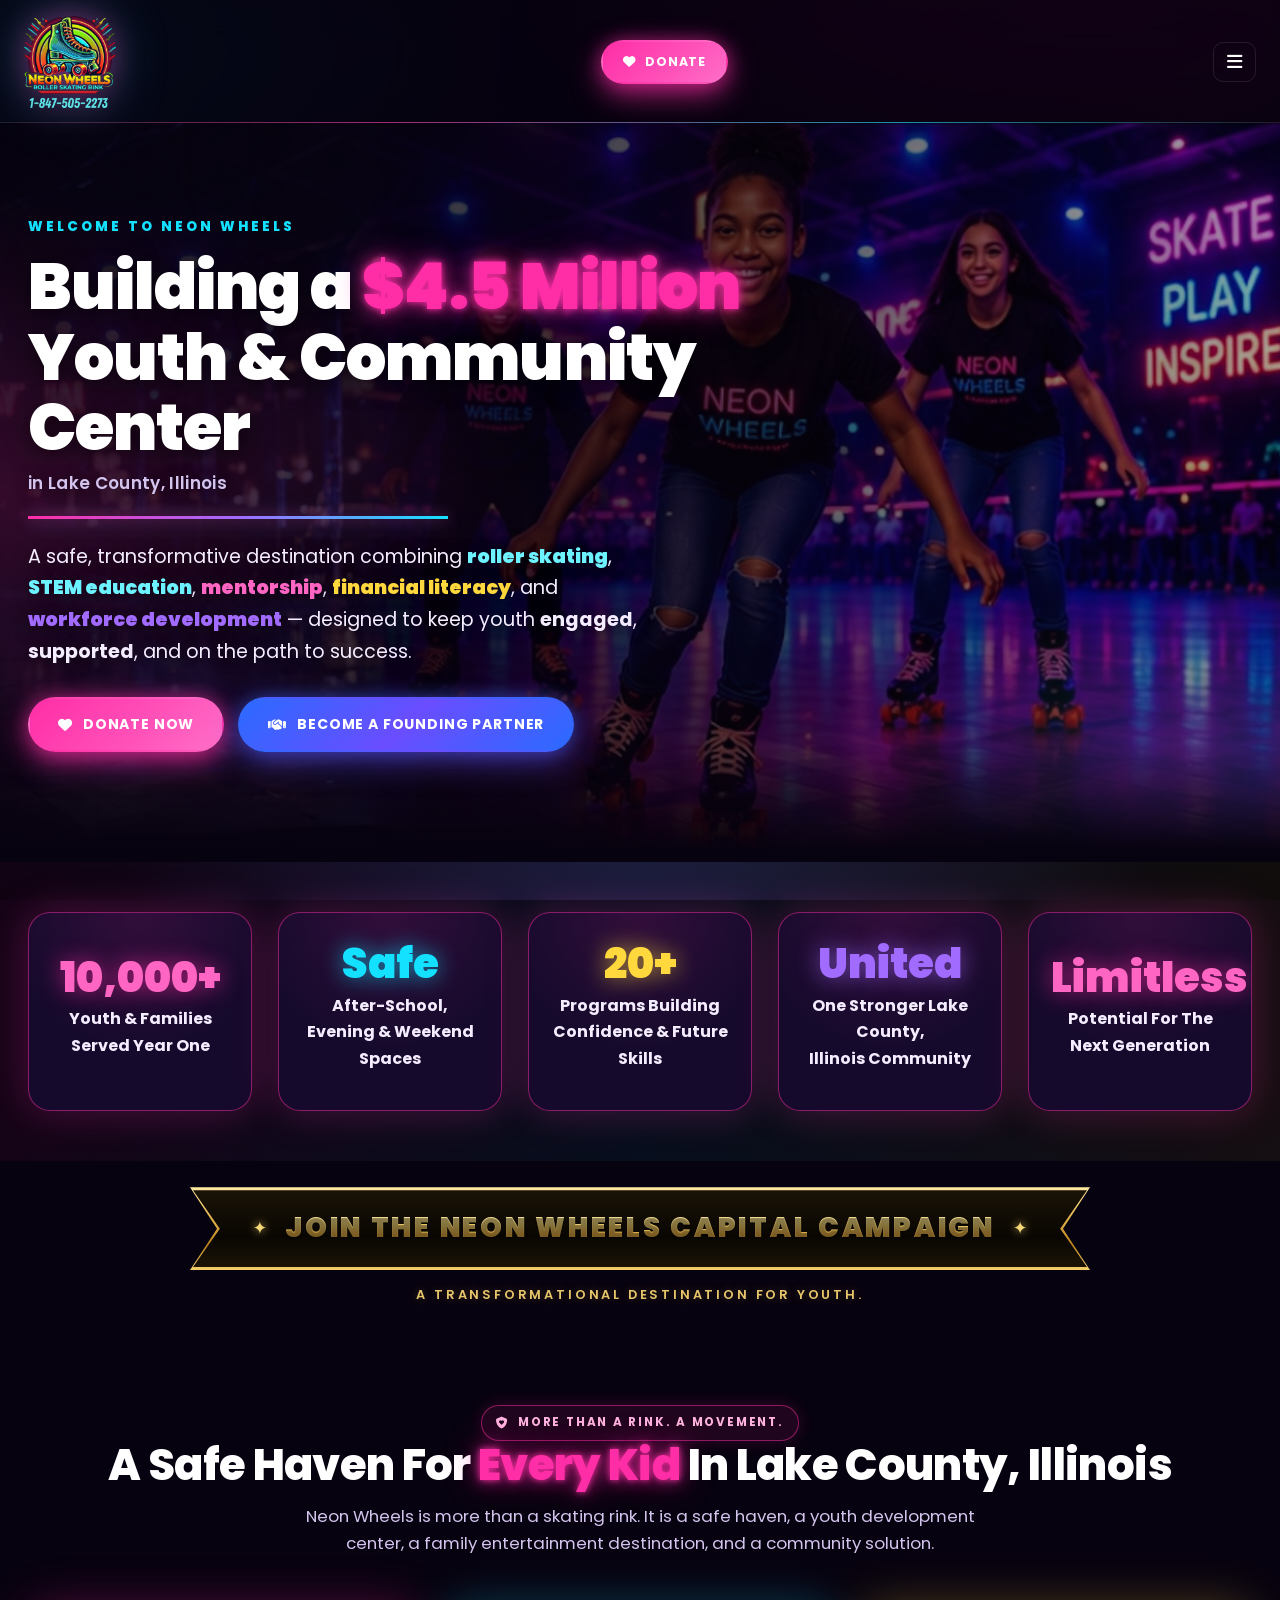
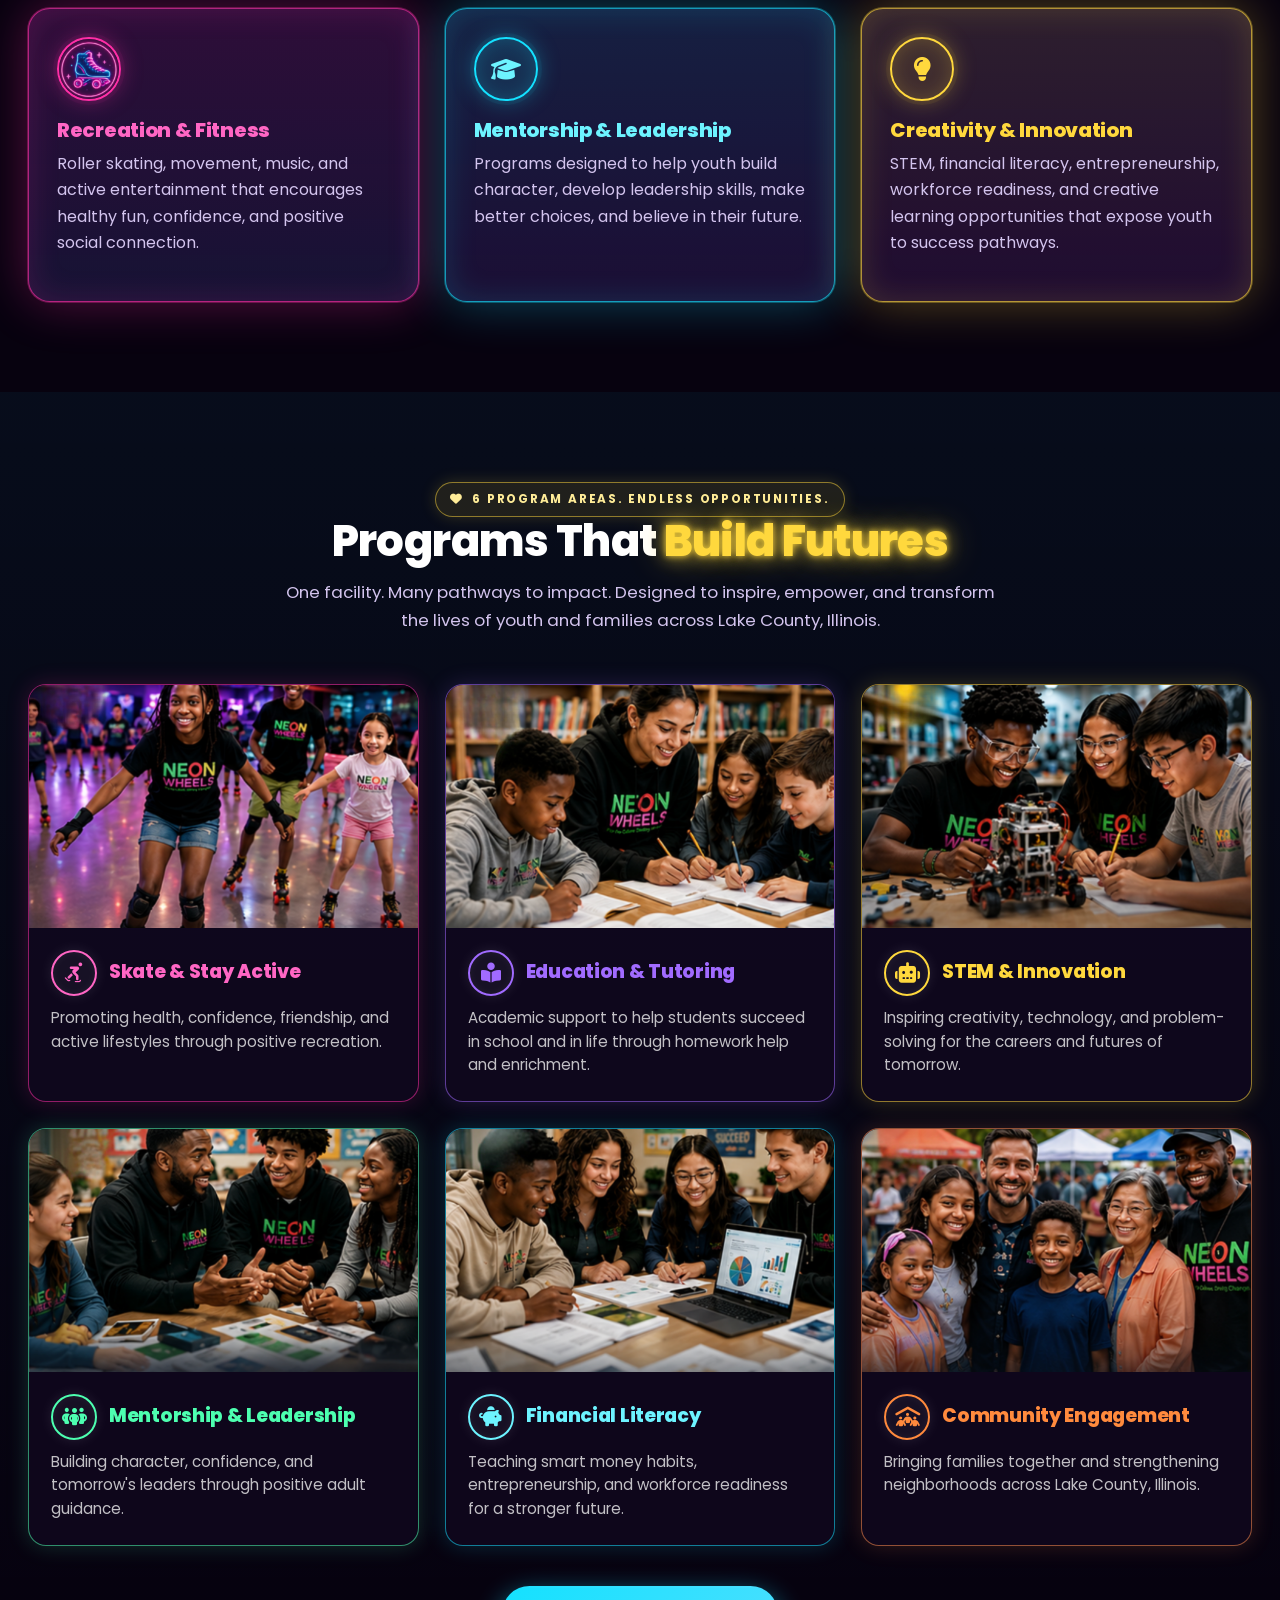
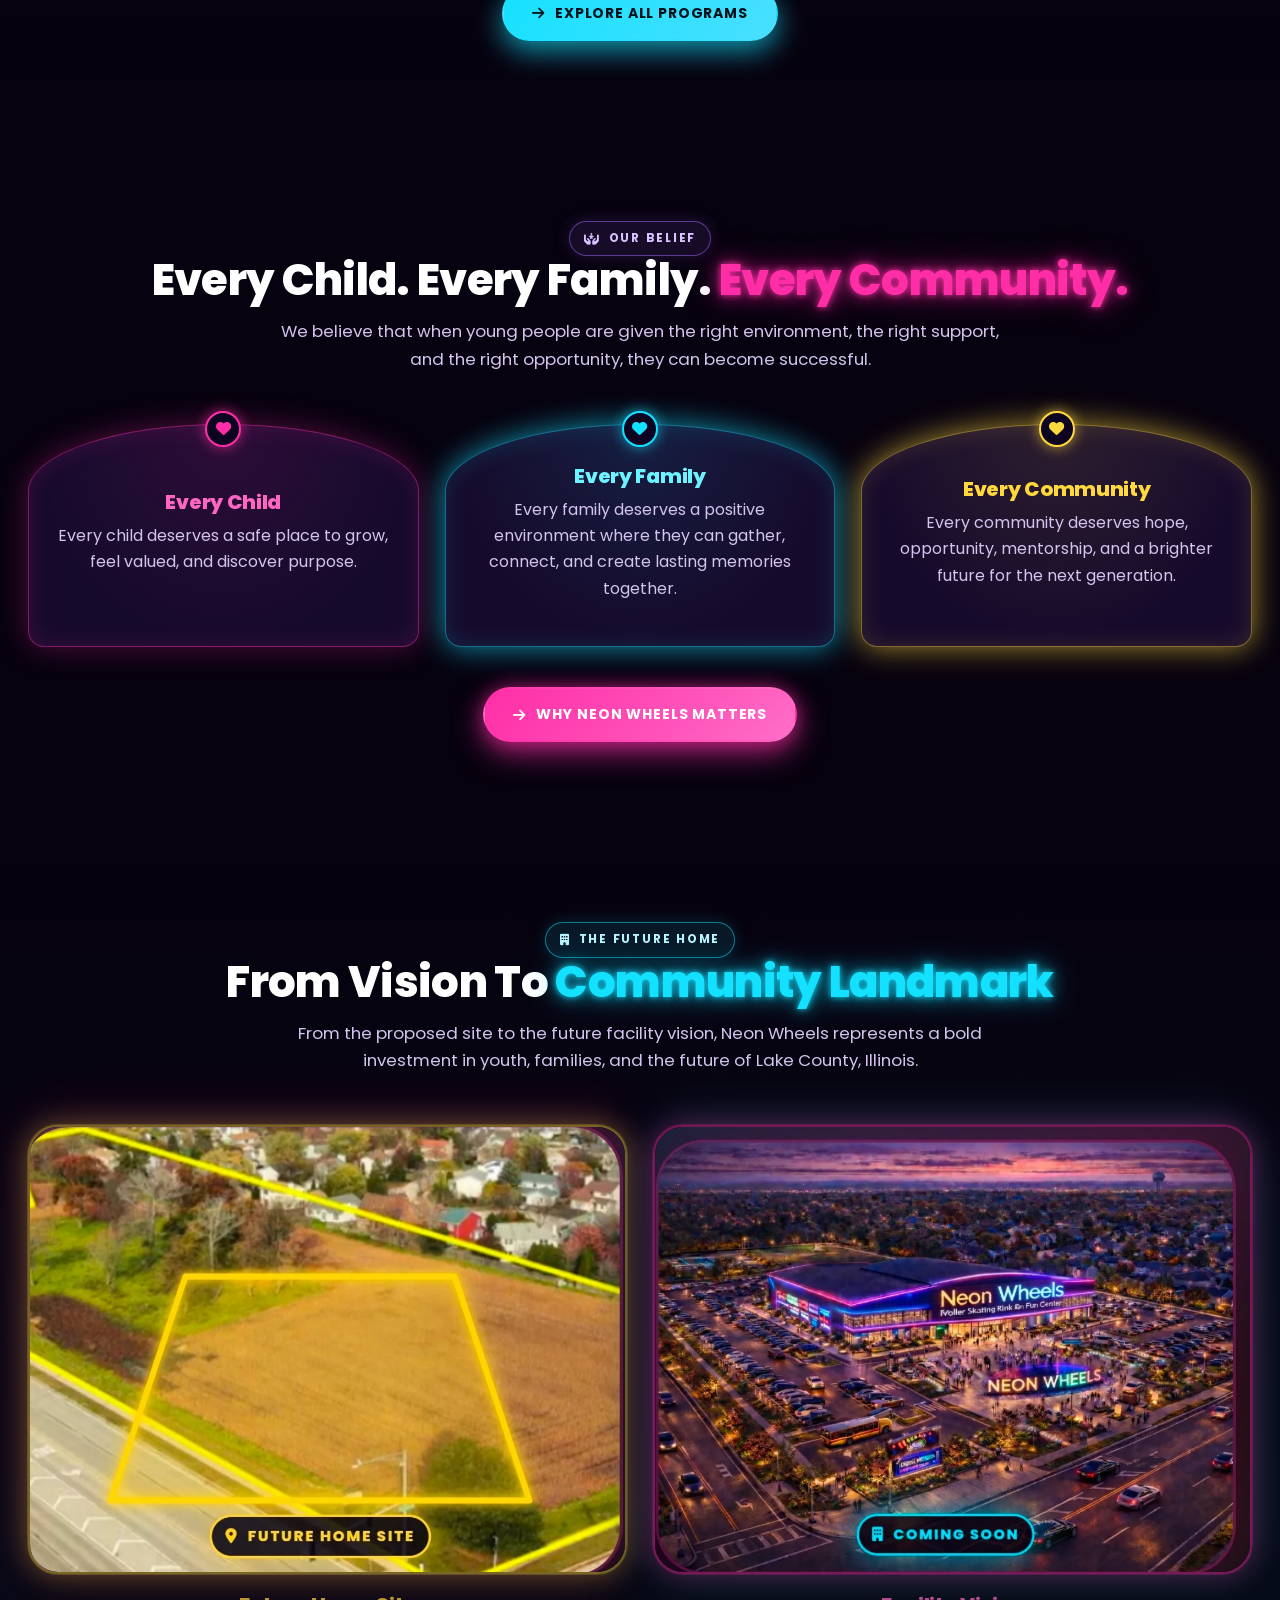
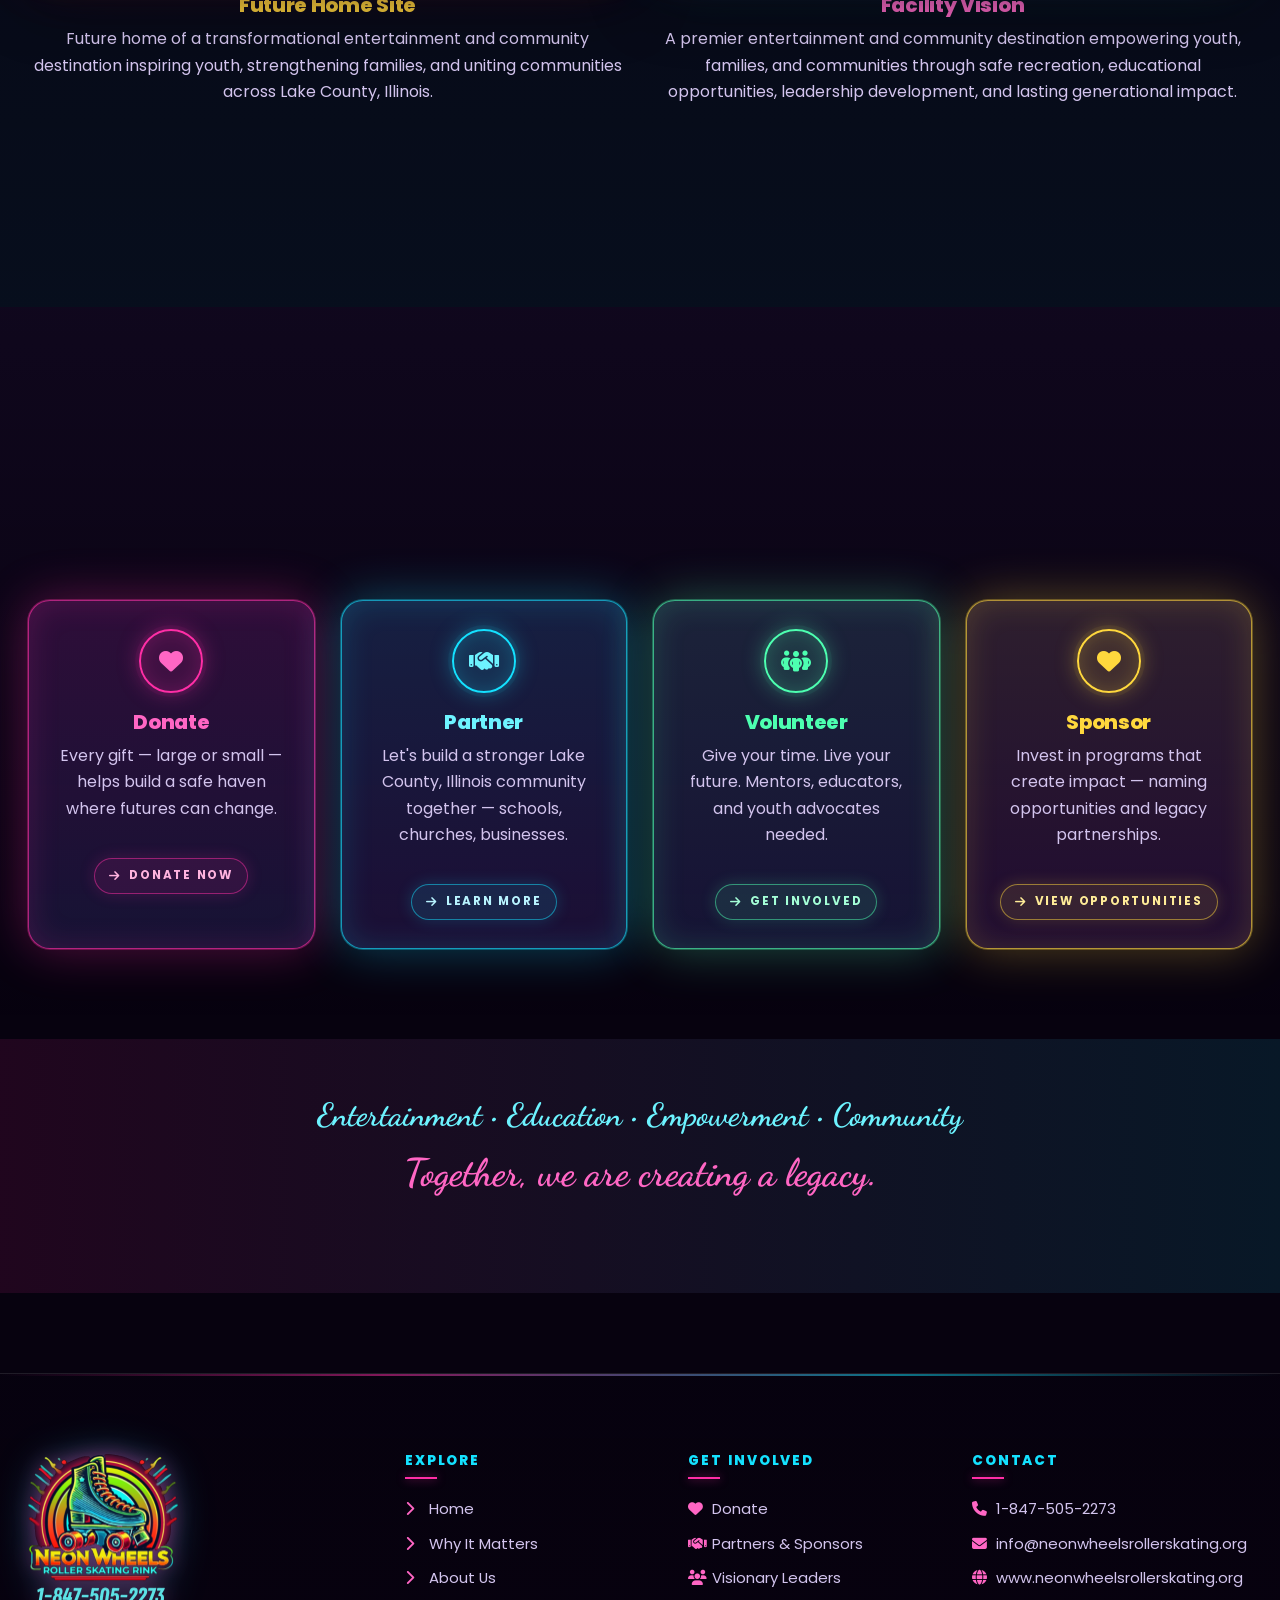
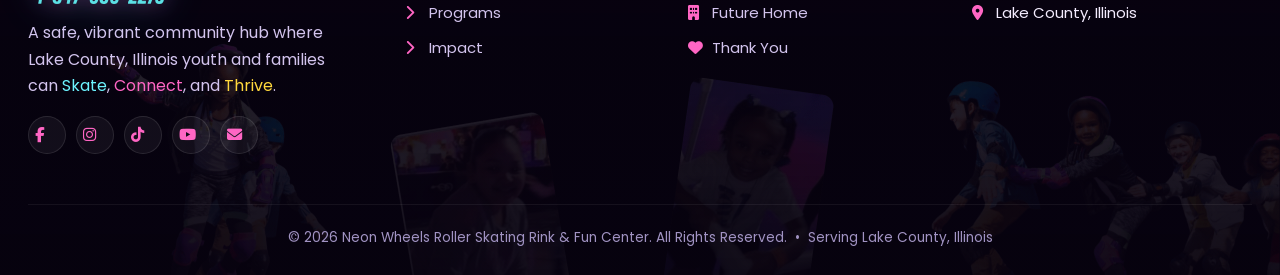
<file: index.html>
<!DOCTYPE html>
<html lang="en">
<head>
<meta charset="UTF-8">
<meta name="viewport" content="width=device-width, initial-scale=1.0">
<title>Neon Wheels Roller Skating Rink & Fun Center | Transforming Youth & Community</title>
<meta name="description" content="A safe haven where Lake County, Illinois kids and families can skate, connect, learn, grow, and thrive. Programs that build futures.">
<!-- ===== SEO / Social (canonical + Open Graph + Twitter) ===== -->
<link rel="canonical" href="https://www.neonwheelsrollerskating.org/">
<meta name="robots" content="index, follow, max-image-preview:large, max-snippet:-1">
<meta name="theme-color" content="#0a0a14">
<meta name="author" content="Neon Wheels Roller Skating Rink &amp; Fun Center">
<meta property="og:type" content="website">
<meta property="og:site_name" content="Neon Wheels Roller Skating Rink &amp; Fun Center">
<meta property="og:locale" content="en_US">
<meta property="og:title" content="Neon Wheels Roller Skating Rink & Fun Center | Transforming Youth & Community">
<meta property="og:description" content="A safe haven where Lake County, Illinois kids and families can skate, connect, learn, grow, and thrive. Programs that build futures.">
<meta property="og:url" content="https://www.neonwheelsrollerskating.org/">
<meta property="og:image" content="https://www.neonwheelsrollerskating.org/assets/images/og-cover.jpg">
<meta property="og:image:secure_url" content="https://www.neonwheelsrollerskating.org/assets/images/og-cover.jpg">
<meta property="og:image:type" content="image/jpeg">
<meta property="og:image:width" content="1200">
<meta property="og:image:height" content="630">
<meta property="og:image:alt" content="Neon Wheels Roller Skating Rink &amp; Fun Center">
<meta name="twitter:card" content="summary_large_image">
<meta name="twitter:title" content="Neon Wheels Roller Skating Rink & Fun Center | Transforming Youth & Community">
<meta name="twitter:description" content="A safe haven where Lake County, Illinois kids and families can skate, connect, learn, grow, and thrive. Programs that build futures.">
<meta name="twitter:image" content="https://www.neonwheelsrollerskating.org/assets/images/og-cover.jpg">
<meta name="twitter:image:alt" content="Neon Wheels Roller Skating Rink &amp; Fun Center">
<link rel="icon" type="image/png" href="assets/images/logo.png">
<link rel="preconnect" href="https://fonts.googleapis.com">
<link rel="preconnect" href="https://fonts.gstatic.com" crossorigin>
<link href="https://fonts.googleapis.com/css2?family=Poppins:wght@400;500;600;700;800;900&family=Dancing+Script:wght@600;700&display=swap" rel="stylesheet">
<link rel="stylesheet" href="https://cdnjs.cloudflare.com/ajax/libs/font-awesome/6.5.0/css/all.min.css">
<link rel="stylesheet" href="assets/css/styles.css">

<!-- ===== Structured Data (JSON-LD) ===== -->
<script type="application/ld+json">
{
  "@context": "https://schema.org",
  "@graph": [
    {
      "@type": ["NGO", "SportsActivityLocation"],
      "@id": "https://www.neonwheelsrollerskating.org/#organization",
      "name": "Neon Wheels Roller Skating Rink & Fun Center",
      "alternateName": "Neon Wheels",
      "url": "https://www.neonwheelsrollerskating.org/",
      "logo": "https://www.neonwheelsrollerskating.org/assets/images/logo.png",
      "image": "https://www.neonwheelsrollerskating.org/assets/images/og-cover.jpg",
      "description": "A $4.5M youth and community center in Lake County, Illinois combining roller skating, STEM education, mentorship, financial literacy, and workforce development to keep youth engaged, supported, and on the path to success.",
      "email": "info@neonwheelsrollerskating.org",
      "telephone": "+1-847-505-2273",
      "foundingLocation": { "@type": "Place", "name": "Lake County, Illinois" },
      "areaServed": { "@type": "AdministrativeArea", "name": "Lake County, Illinois" },
      "address": { "@type": "PostalAddress", "addressRegion": "IL", "addressCountry": "US" },
      "knowsAbout": ["Youth Development", "Roller Skating", "STEM Education", "Mentorship", "Financial Literacy", "Workforce Development", "Community Engagement"]
    },
    {
      "@type": "WebSite",
      "@id": "https://www.neonwheelsrollerskating.org/#website",
      "url": "https://www.neonwheelsrollerskating.org/",
      "name": "Neon Wheels Roller Skating Rink & Fun Center",
      "publisher": { "@id": "https://www.neonwheelsrollerskating.org/#organization" },
      "inLanguage": "en-US"
    }
  ]
}
</script>
</head>
<body>

<!-- ============= HEADER ============= -->
<header class="site-header">
  <div class="nav-wrap">
    <a class="logo-link" href="index.html"><img src="assets/images/logo.png" alt="Neon Wheels Roller Skating Rink & Fun Center"></a>
    <button class="nav-toggle" aria-label="Toggle menu"><i class="fa-solid fa-bars"></i></button>
    <ul class="nav-menu" id="nav">
      <li><a href="index.html" class="active">Home</a></li>
      <li><a href="why-neon-wheels-matters.html">Why It Matters</a></li>
      <li><a href="about.html">About Us</a></li>
      <li><a href="programs.html">Programs</a></li>
      <li><a href="impact.html">Impact</a></li>
      <li><a href="leadership.html">Leadership</a></li>
      <li><a href="future-home.html">Future Home</a></li>
      <li><a href="partners.html">Partners &amp; Sponsors</a></li>
      <li><a href="contact.html">Contact</a></li>
      <li><a href="thank-you.html">Thank You</a></li>
    </ul>
    <a href="donate.html" class="btn btn-pink btn-sm"><i class="fa-solid fa-heart"></i> Donate</a>
  </div>
</header>

<!-- ============= HERO (full-bleed background) ============= -->
<section class="hero hero-bg" role="img" aria-label="Three young skaters in Neon Wheels shirts gliding across the rink under a SKATE • PLAY • INSPIRE neon sign">
  <div class="container">
    <div class="hero-content reveal">
      <span class="eyebrow">Welcome To Neon Wheels</span>
      <h1>
        Building a <span class="neon-text-pink">$4.5 Million</span><br>
        Youth &amp; Community Center
      </h1>
      <p class="hero-subhead">in Lake County, Illinois</p>
      <hr class="neon-divider hero-divider">
      <p class="lead">A safe, transformative destination combining <span class="t-cyan fw-900">roller skating</span>, <span class="t-cyan fw-900">STEM education</span>, <span class="t-pink fw-900">mentorship</span>, <span class="t-yellow fw-900">financial literacy</span>, and <span class="t-purple fw-900">workforce development</span> — designed to keep youth <strong>engaged</strong>, <strong>supported</strong>, and on the path to success.</p>
      <div class="cta-row mt-3">
        <a class="btn btn-pink pulse" href="donate.html"><i class="fa-solid fa-heart"></i> Donate Now</a>
        <a class="btn btn-founding" href="partners.html"><i class="fa-solid fa-handshake"></i> Become A Founding Partner</a>
      </div>
    </div>
  </div>
</section>

<!-- ============= IMPACT STATS BAND ============= -->
<section class="section-sm" style="background: linear-gradient(90deg, rgba(255,46,166,0.06), rgba(20,225,255,0.06), rgba(255,216,61,0.06));">
  <div class="container">
    <div class="grid grid-5">
      <div class="stat-card reveal">
        <div class="stat-num pink">10,000+</div>
        <div class="stat-label">Youth &amp; Families<br>Served Year One</div>
      </div>
      <div class="stat-card reveal">
        <div class="stat-num">Safe</div>
        <div class="stat-label">After-School,<br>Evening &amp; Weekend Spaces</div>
      </div>
      <div class="stat-card reveal">
        <div class="stat-num yellow">20+</div>
        <div class="stat-label">Programs Building<br>Confidence &amp; Future Skills</div>
      </div>
      <div class="stat-card reveal">
        <div class="stat-num purple">United</div>
        <div class="stat-label">One Stronger Lake County,<br>Illinois Community</div>
      </div>
      <div class="stat-card reveal">
        <div class="stat-num pink">Limitless</div>
        <div class="stat-label">Potential For The<br>Next Generation</div>
      </div>
    </div>
  </div>
</section>

<!-- ============= CAPITAL CAMPAIGN BANNER ============= -->
<section class="capital-campaign-banner reveal">
  <div class="container">
    <div class="cc-ribbon">
      <div class="cc-band">
        <span class="cc-spark">✦</span>
        <span class="cc-title">JOIN THE NEON WHEELS CAPITAL CAMPAIGN</span>
        <span class="cc-spark">✦</span>
      </div>
    </div>
    <p class="cc-sub">A Transformational Destination For Youth.</p>
  </div>
</section>

<!-- ============= MORE THAN A RINK ============= -->
<section class="section">
  <div class="container">
    <div class="section-title reveal">
      <span class="badge badge-pink"><i class="fa-solid fa-shield-heart"></i> More Than A Rink. A Movement.</span>
      <h2>A Safe Haven For <span class="neon-text-pink">Every Kid</span> In Lake County, Illinois</h2>
      <p>Neon Wheels is more than a skating rink. It is a safe haven, a youth development center, a family entertainment destination, and a community solution.</p>
    </div>

    <div class="grid grid-3">

      <div class="neon-card reveal">
        <span class="icon-badge icon-badge-img"><img src="assets/images/icon-skate.png" alt="Neon roller skate"></span>
        <h3 class="t-pink">Recreation &amp; Fitness</h3>
        <p>Roller skating, movement, music, and active entertainment that encourages healthy fun, confidence, and positive social connection.</p>
      </div>

      <div class="neon-card cyan reveal">
        <span class="icon-badge cyan"><i class="fa-solid fa-graduation-cap"></i></span>
        <h3 class="t-cyan">Mentorship &amp; Leadership</h3>
        <p>Programs designed to help youth build character, develop leadership skills, make better choices, and believe in their future.</p>
      </div>

      <div class="neon-card yellow reveal">
        <span class="icon-badge yellow"><i class="fa-solid fa-lightbulb"></i></span>
        <h3 class="t-yellow">Creativity &amp; Innovation</h3>
        <p>STEM, financial literacy, entrepreneurship, workforce readiness, and creative learning opportunities that expose youth to success pathways.</p>
      </div>

    </div>
  </div>
</section>

<!-- ============= PROGRAMS THAT BUILD FUTURES ============= -->
<section class="section" style="background: linear-gradient(180deg, rgba(20,225,255,0.05), transparent);">
  <div class="container">
    <div class="section-title reveal">
      <span class="badge badge-yellow"><i class="fa-solid fa-heart"></i> 6 Program Areas. Endless Opportunities.</span>
      <h2>Programs That <span class="neon-text-yellow">Build Futures</span></h2>
      <p>One facility. Many pathways to impact. Designed to inspire, empower, and transform the lives of youth and families across Lake County, Illinois.</p>
    </div>

    <div class="grid grid-3">

      <a href="programs.html" class="photo-card pink reveal">
        <div class="pc-media">
          <img src="assets/images/home-card-skate.png" alt="Young skaters in Neon Wheels shirts gliding across the rink">
        </div>
        <div class="pc-body">
          <h3 class="t-pink"><i class="fa-solid fa-person-skating pc-title-icon"></i>Skate &amp; Stay Active</h3>
          <p>Promoting health, confidence, friendship, and active lifestyles through positive recreation.</p>
        </div>
      </a>

      <a href="programs.html" class="photo-card purple reveal">
        <div class="pc-media">
          <img src="assets/images/home-card-education.png" alt="Students studying with a Neon Wheels mentor in a library">
        </div>
        <div class="pc-body">
          <h3 class="t-purple"><i class="fa-solid fa-book-open-reader pc-title-icon"></i>Education &amp; Tutoring</h3>
          <p>Academic support to help students succeed in school and in life through homework help and enrichment.</p>
        </div>
      </a>

      <a href="programs.html" class="photo-card yellow reveal">
        <div class="pc-media">
          <img src="assets/images/home-card-stem.png" alt="Youth building a robot in a STEM innovation lab">
        </div>
        <div class="pc-body">
          <h3 class="t-yellow"><i class="fa-solid fa-robot pc-title-icon"></i>STEM &amp; Innovation</h3>
          <p>Inspiring creativity, technology, and problem-solving for the careers and futures of tomorrow.</p>
        </div>
      </a>

      <a href="programs.html" class="photo-card green reveal">
        <div class="pc-media">
          <img src="assets/images/home-card-mentorship.png" alt="A mentor laughing with teens at a community table">
        </div>
        <div class="pc-body">
          <h3 class="t-green"><i class="fa-solid fa-people-group pc-title-icon"></i>Mentorship &amp; Leadership</h3>
          <p>Building character, confidence, and tomorrow's leaders through positive adult guidance.</p>
        </div>
      </a>

      <a href="programs.html" class="photo-card cyan reveal">
        <div class="pc-media">
          <img src="assets/images/home-card-financial.png" alt="Teens learning financial literacy with a laptop and budget charts">
        </div>
        <div class="pc-body">
          <h3 class="t-cyan"><i class="fa-solid fa-piggy-bank pc-title-icon"></i>Financial Literacy</h3>
          <p>Teaching smart money habits, entrepreneurship, and workforce readiness for a stronger future.</p>
        </div>
      </a>

      <a href="programs.html" class="photo-card orange reveal">
        <div class="pc-media">
          <img src="assets/images/home-card-community.png" alt="A multi-generation family at a Neon Wheels community event">
        </div>
        <div class="pc-body">
          <h3 style="color:var(--orange);"><i class="fa-solid fa-people-roof pc-title-icon"></i>Community Engagement</h3>
          <p>Bringing families together and strengthening neighborhoods across Lake County, Illinois.</p>
        </div>
      </a>

    </div>

    <div class="t-center mt-4 reveal">
      <a class="btn btn-cyan" href="programs.html"><i class="fa-solid fa-arrow-right"></i> Explore All Programs</a>
    </div>
  </div>
</section>

<!-- ============= EVERY CHILD / EVERY FAMILY / EVERY COMMUNITY ============= -->
<section class="section">
  <div class="container">
    <div class="section-title reveal">
      <span class="badge badge-purple"><i class="fa-solid fa-hands-holding-child"></i> Our Belief</span>
      <h2>Every Child. Every Family. <span class="neon-text-pink">Every Community.</span></h2>
      <p>We believe that when young people are given the right environment, the right support, and the right opportunity, they can become successful.</p>
    </div>

    <div class="grid grid-3">

      <div class="heart-box reveal">
        <h3 class="t-pink">Every Child</h3>
        <p>Every child deserves a safe place to grow, feel valued, and discover purpose.</p>
      </div>

      <div class="heart-box cyan reveal">
        <h3 class="t-cyan">Every Family</h3>
        <p>Every family deserves a positive environment where they can gather, connect, and create lasting memories together.</p>
      </div>

      <div class="heart-box yellow reveal">
        <h3 class="t-yellow">Every Community</h3>
        <p>Every community deserves hope, opportunity, mentorship, and a brighter future for the next generation.</p>
      </div>

    </div>

    <div class="t-center mt-4 reveal">
      <a class="btn btn-pink" href="why-neon-wheels-matters.html"><i class="fa-solid fa-arrow-right"></i> Why Neon Wheels Matters</a>
    </div>
  </div>
</section>

<!-- ============= FUTURE HOME PREVIEW ============= -->
<section class="section" style="background: linear-gradient(180deg, transparent, rgba(20,225,255,0.06));">
  <div class="container">
    <div class="section-title reveal">
      <span class="badge badge-cyan"><i class="fa-solid fa-building"></i> The Future Home</span>
      <h2>From Vision To <span class="neon-text-cyan">Community Landmark</span></h2>
      <p>From the proposed site to the future facility vision, Neon Wheels represents a bold investment in youth, families, and the future of Lake County, Illinois.</p>
    </div>

    <div class="grid grid-2">

      <div class="reveal">
        <div class="neon-frame yellow fh-preview">
          <img src="assets/images/doc/home-future-site-preview.png" alt="Future Home Site — proposed land for Neon Wheels in Lake County, Illinois">
        </div>
        <h3 class="mt-2 t-yellow t-center">Future Home Site</h3>
        <p class="t-center">Future home of a transformational entertainment and community destination inspiring youth, strengthening families, and uniting communities across Lake County, Illinois.</p>
      </div>

      <div class="reveal">
        <div class="neon-frame pink fh-preview">
          <img src="assets/images/doc/home-facility-vision-preview.png" alt="Facility Vision — bold rendering of the future Neon Wheels regional destination">
        </div>
        <h3 class="mt-2 t-pink t-center">Facility Vision</h3>
        <p class="t-center">A premier entertainment and community destination empowering youth, families, and communities through safe recreation, educational opportunities, leadership development, and lasting generational impact.</p>
      </div>

    </div>

    <div class="t-center mt-4 reveal">
      <a class="btn btn-cyan" href="future-home.html"><i class="fa-solid fa-arrow-right"></i> Explore The Future Home</a>
    </div>
  </div>
</section>

<!-- ============= JOIN US CTA ============= -->
<section class="section" style="background: linear-gradient(180deg, rgba(161,107,255,0.06), transparent);">
  <div class="container">
    <div class="section-title reveal">
      <span class="badge badge-pink"><i class="fa-solid fa-hands-holding-heart"></i> Be Part Of Something Bigger</span>
      <h2>Help Build <span class="neon-text-pink">Hope</span> For The Next Generation</h2>
      <p>Your support today helps build a safe, inspiring, and empowering space for thousands of youth and families.</p>
    </div>

    <div class="grid grid-4">

      <a href="donate.html" class="neon-card reveal" style="text-decoration:none; color:inherit; text-align:center;">
        <span class="icon-badge"><i class="fa-solid fa-heart"></i></span>
        <h3 class="t-pink">Donate</h3>
        <p>Every gift — large or small — helps build a safe haven where futures can change.</p>
        <span class="badge badge-pink mt-2"><i class="fa-solid fa-arrow-right"></i> Donate Now</span>
      </a>

      <a href="partners.html" class="neon-card cyan reveal" style="text-decoration:none; color:inherit; text-align:center;">
        <span class="icon-badge cyan"><i class="fa-solid fa-handshake"></i></span>
        <h3 class="t-cyan">Partner</h3>
        <p>Let's build a stronger Lake County, Illinois community together — schools, churches, businesses.</p>
        <span class="badge badge-cyan mt-2"><i class="fa-solid fa-arrow-right"></i> Learn More</span>
      </a>

      <a href="contact.html" class="neon-card green reveal" style="text-decoration:none; color:inherit; text-align:center;">
        <span class="icon-badge green"><i class="fa-solid fa-people-group"></i></span>
        <h3 class="t-green">Volunteer</h3>
        <p>Give your time. Live your future. Mentors, educators, and youth advocates needed.</p>
        <span class="badge badge-green mt-2"><i class="fa-solid fa-arrow-right"></i> Get Involved</span>
      </a>

      <a href="partners.html" class="neon-card yellow reveal" style="text-decoration:none; color:inherit; text-align:center;">
        <span class="icon-badge yellow"><i class="fa-solid fa-heart"></i></span>
        <h3 class="t-yellow">Sponsor</h3>
        <p>Invest in programs that create impact — naming opportunities and legacy partnerships.</p>
        <span class="badge badge-yellow mt-2"><i class="fa-solid fa-arrow-right"></i> View Opportunities</span>
      </a>

    </div>
  </div>
</section>

<!-- ============= LEGACY STRIP ============= -->
<section class="section-sm" style="background: linear-gradient(90deg, rgba(255,46,166,0.10), rgba(20,225,255,0.10));">
  <div class="container t-center reveal">
    <p class="script t-cyan" style="font-size:2rem; margin-bottom:0;">Entertainment • Education • Empowerment • Community</p>
    <p class="script t-pink" style="font-size:2.4rem;">Together, we are creating a legacy.</p>
  </div>
</section>

<!-- ============= FOOTER ============= -->
<footer class="site-footer">
  <div class="container">
    <div class="footer-grid">
      <div class="footer-logo">
        <img src="assets/images/logo.png" alt="Neon Wheels">
        <p>A safe, vibrant community hub where Lake County, Illinois youth and families can <span class="t-cyan">Skate</span>, <span class="t-pink">Connect</span>, and <span class="t-yellow">Thrive</span>.</p>
        <div class="social-row">
          <span><i class="fa-brands fa-facebook-f"></i></span>
          <span><i class="fa-brands fa-instagram"></i></span>
          <span><i class="fa-brands fa-tiktok"></i></span>
          <span><i class="fa-brands fa-youtube"></i></span>
          <span><i class="fa-solid fa-envelope"></i></span>
        </div>
      </div>
      <div>
        <h4>Explore</h4>
        <ul>
          <li><a href="index.html"><i class="fa-solid fa-chevron-right"></i>Home</a></li>
          <li><a href="why-neon-wheels-matters.html"><i class="fa-solid fa-chevron-right"></i>Why It Matters</a></li>
          <li><a href="about.html"><i class="fa-solid fa-chevron-right"></i>About Us</a></li>
          <li><a href="programs.html"><i class="fa-solid fa-chevron-right"></i>Programs</a></li>
          <li><a href="impact.html"><i class="fa-solid fa-chevron-right"></i>Impact</a></li>
        </ul>
      </div>
      <div>
        <h4>Get Involved</h4>
        <ul>
          <li><a href="donate.html"><i class="fa-solid fa-heart"></i>Donate</a></li>
          <li><a href="partners.html"><i class="fa-solid fa-handshake"></i>Partners &amp; Sponsors</a></li>
          <li><a href="leadership.html"><i class="fa-solid fa-users"></i>Visionary Leaders</a></li>
          <li><a href="future-home.html"><i class="fa-solid fa-building"></i>Future Home</a></li>
          <li><a href="thank-you.html"><i class="fa-solid fa-heart"></i>Thank You</a></li>
        </ul>
      </div>
      <div>
        <h4>Contact</h4>
        <ul>
          <li><i class="fa-solid fa-phone"></i><a href="tel:+18475052273">1-847-505-2273</a></li>
          <li><i class="fa-solid fa-envelope"></i><a href="mailto:info@neonwheelsrollerskating.org">info@neonwheelsrollerskating.org</a></li>
          <li><i class="fa-solid fa-globe"></i><a href="https://www.neonwheelsrollerskating.org">www.neonwheelsrollerskating.org</a></li>
          <li><i class="fa-solid fa-location-dot"></i>Lake County, Illinois</li>
        </ul>
      </div>
    </div>
    <div class="footer-copy">
      © 2026 Neon Wheels Roller Skating Rink &amp; Fun Center. All Rights Reserved. &nbsp;•&nbsp; Serving Lake County, Illinois
    </div>
  </div>
</footer>

<script src="assets/js/main.js"></script>
</body>
</html>
</file>
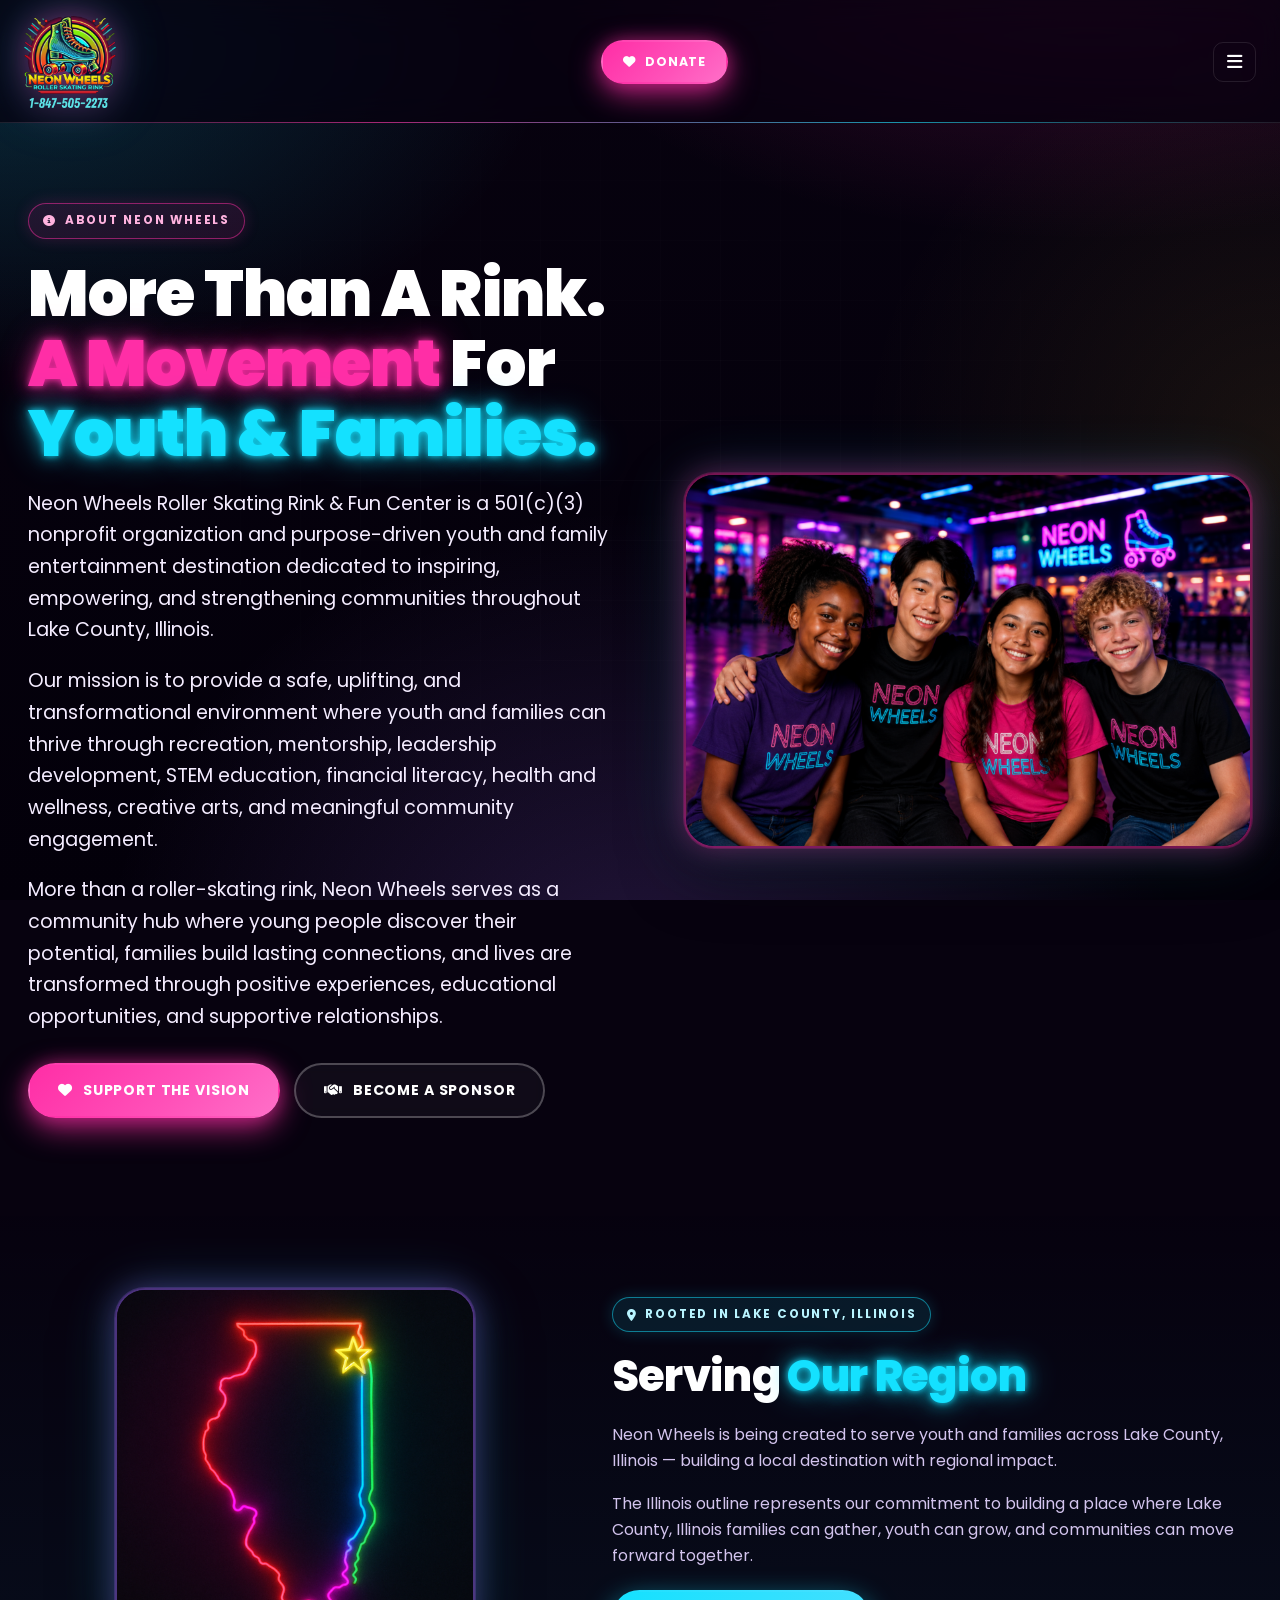
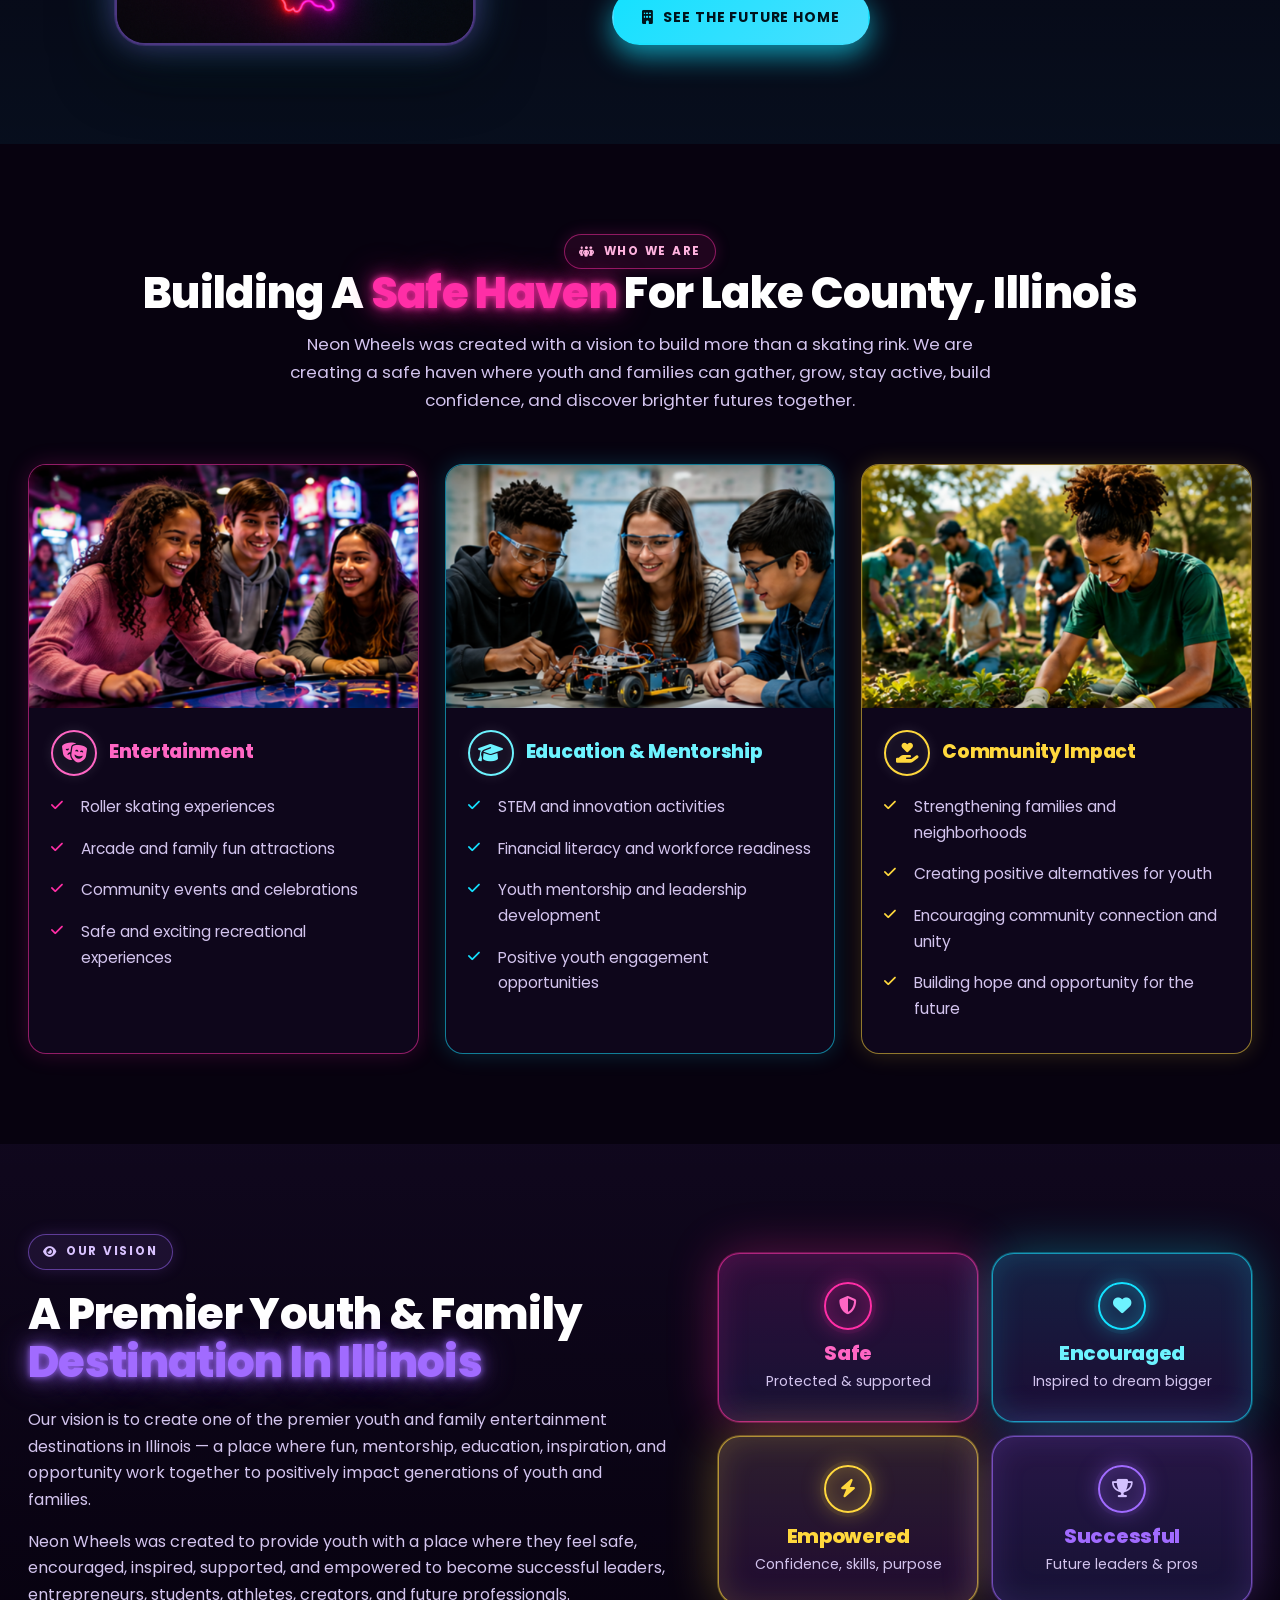
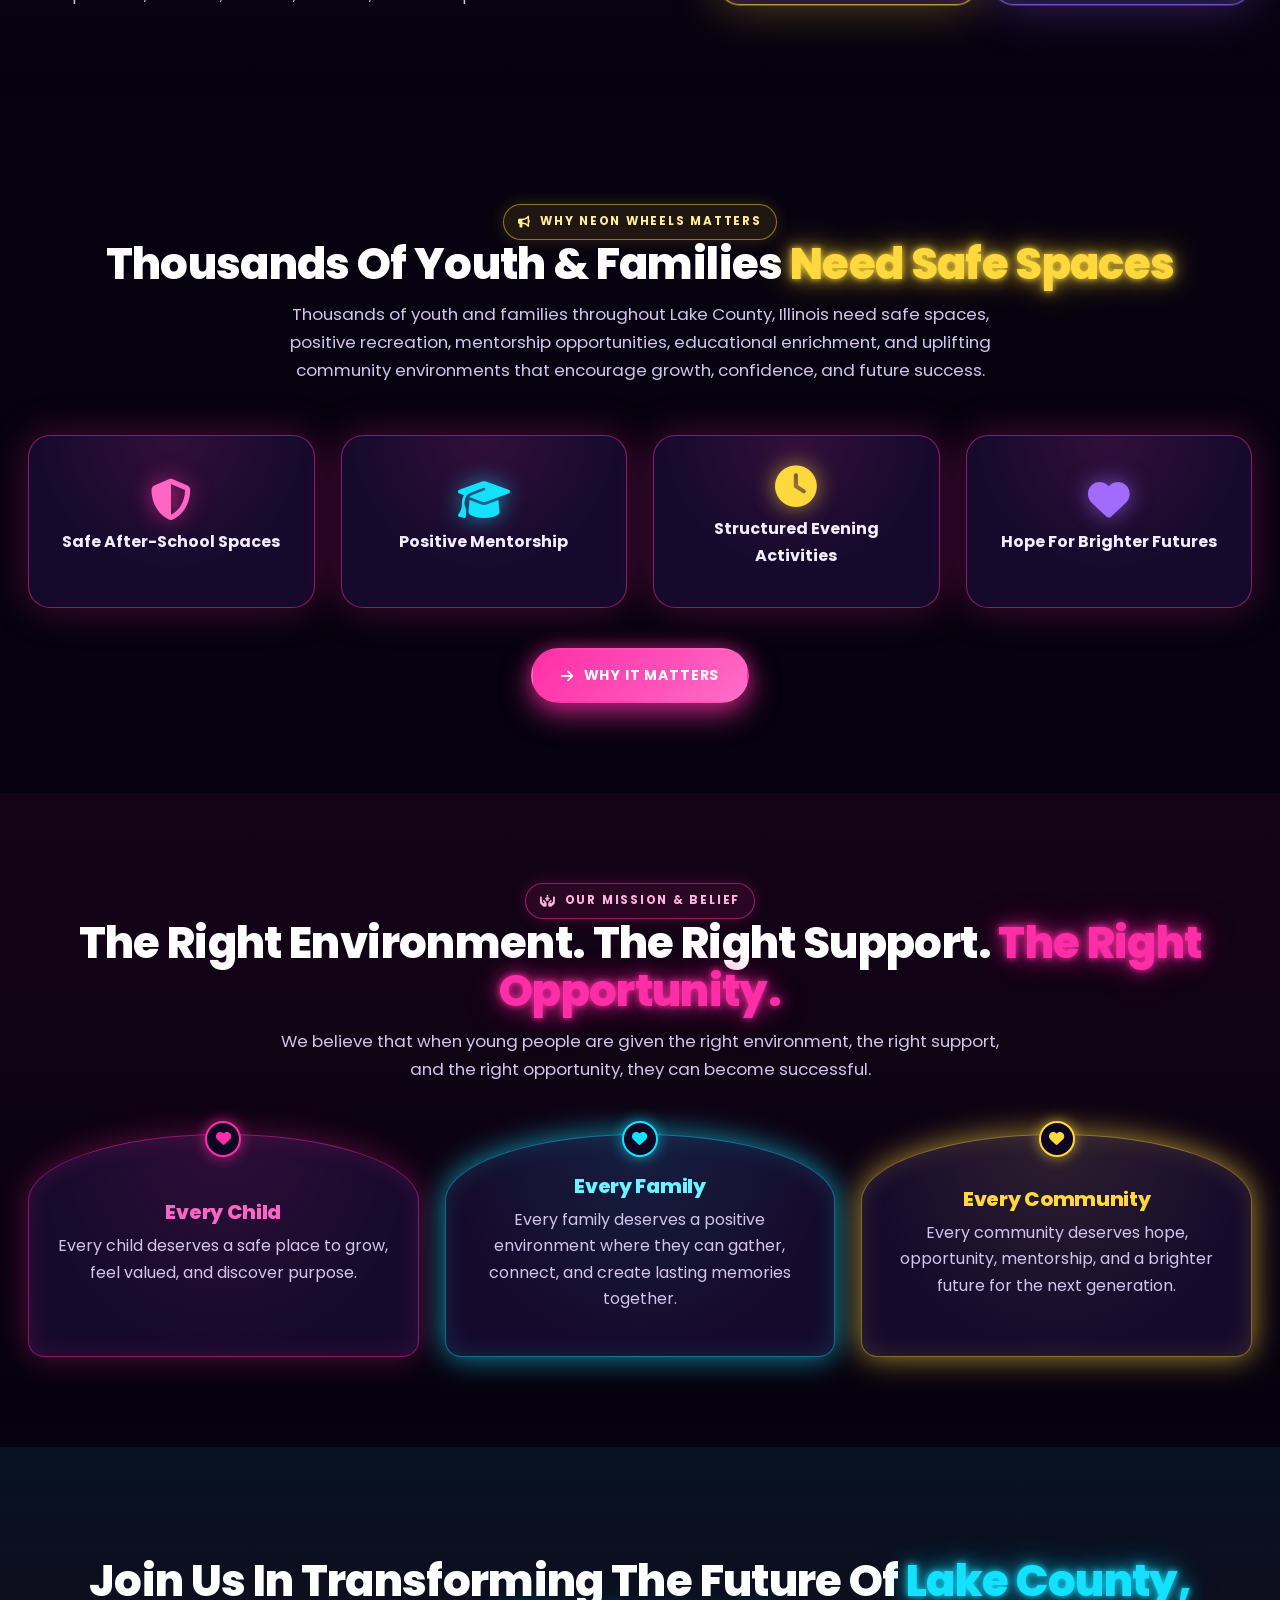
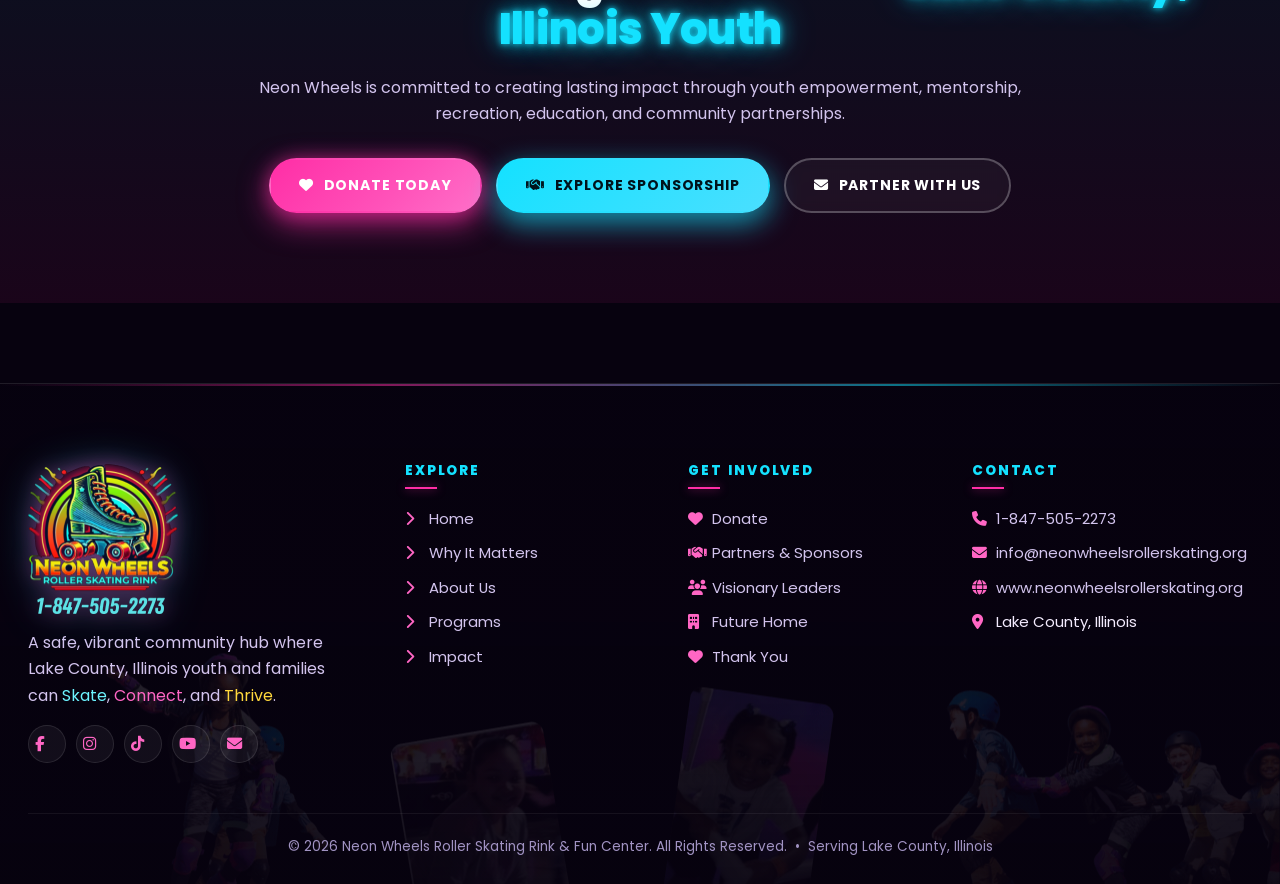
<file: about.html>
<!DOCTYPE html>
<html lang="en">
<head>
<meta charset="UTF-8">
<meta name="viewport" content="width=device-width, initial-scale=1.0">
<title>About Us | Neon Wheels Roller Skating Rink & Fun Center</title>
<meta name="description" content="More than a rink. A movement for youth and families across Lake County, Illinois — through recreation, mentorship, education, and community connection.">
<!-- ===== SEO / Social (canonical + Open Graph + Twitter) ===== -->
<link rel="canonical" href="https://www.neonwheelsrollerskating.org/about.html">
<meta name="robots" content="index, follow, max-image-preview:large, max-snippet:-1">
<meta name="theme-color" content="#0a0a14">
<meta name="author" content="Neon Wheels Roller Skating Rink &amp; Fun Center">
<meta property="og:type" content="website">
<meta property="og:site_name" content="Neon Wheels Roller Skating Rink &amp; Fun Center">
<meta property="og:locale" content="en_US">
<meta property="og:title" content="About Us | Neon Wheels Roller Skating Rink & Fun Center">
<meta property="og:description" content="More than a rink. A movement for youth and families across Lake County, Illinois — through recreation, mentorship, education, and community connection.">
<meta property="og:url" content="https://www.neonwheelsrollerskating.org/about.html">
<meta property="og:image" content="https://www.neonwheelsrollerskating.org/assets/images/og-cover.jpg">
<meta property="og:image:secure_url" content="https://www.neonwheelsrollerskating.org/assets/images/og-cover.jpg">
<meta property="og:image:type" content="image/jpeg">
<meta property="og:image:width" content="1200">
<meta property="og:image:height" content="630">
<meta property="og:image:alt" content="Neon Wheels Roller Skating Rink &amp; Fun Center">
<meta name="twitter:card" content="summary_large_image">
<meta name="twitter:title" content="About Us | Neon Wheels Roller Skating Rink & Fun Center">
<meta name="twitter:description" content="More than a rink. A movement for youth and families across Lake County, Illinois — through recreation, mentorship, education, and community connection.">
<meta name="twitter:image" content="https://www.neonwheelsrollerskating.org/assets/images/og-cover.jpg">
<meta name="twitter:image:alt" content="Neon Wheels Roller Skating Rink &amp; Fun Center">
<link rel="icon" type="image/png" href="assets/images/logo.png">
<link rel="preconnect" href="https://fonts.googleapis.com">
<link rel="preconnect" href="https://fonts.gstatic.com" crossorigin>
<link href="https://fonts.googleapis.com/css2?family=Poppins:wght@400;500;600;700;800;900&family=Dancing+Script:wght@600;700&display=swap" rel="stylesheet">
<link rel="stylesheet" href="https://cdnjs.cloudflare.com/ajax/libs/font-awesome/6.5.0/css/all.min.css">
<link rel="stylesheet" href="assets/css/styles.css">
</head>
<body>

<header class="site-header">
  <div class="nav-wrap">
    <a class="logo-link" href="index.html"><img src="assets/images/logo.png" alt="Neon Wheels"></a>
    <button class="nav-toggle" aria-label="Toggle menu"><i class="fa-solid fa-bars"></i></button>
    <ul class="nav-menu" id="nav">
      <li><a href="index.html">Home</a></li>
      <li><a href="why-neon-wheels-matters.html">Why It Matters</a></li>
      <li><a href="about.html" class="active">About Us</a></li>
      <li><a href="programs.html">Programs</a></li>
      <li><a href="impact.html">Impact</a></li>
      <li><a href="leadership.html">Leadership</a></li>
      <li><a href="future-home.html">Future Home</a></li>
      <li><a href="partners.html">Partners &amp; Sponsors</a></li>
      <li><a href="contact.html">Contact</a></li>
      <li><a href="thank-you.html">Thank You</a></li>
    </ul>
    <a href="donate.html" class="btn btn-pink btn-sm"><i class="fa-solid fa-heart"></i> Donate</a>
  </div>
</header>

<!-- HERO -->
<section class="hero">
  <div class="container">
    <div class="hero-grid">
      <div class="reveal">
        <span class="badge badge-pink mb-2"><i class="fa-solid fa-circle-info"></i> About Neon Wheels</span>
        <h1>More Than A Rink.<br><span class="neon-text-pink">A Movement</span> For<br><span class="neon-text-cyan">Youth &amp; Families.</span></h1>
        <p class="lead">Neon Wheels Roller Skating Rink &amp; Fun Center is a 501(c)(3) nonprofit organization and purpose-driven youth and family entertainment destination dedicated to inspiring, empowering, and strengthening communities throughout Lake County, Illinois.</p>
        <p class="lead">Our mission is to provide a safe, uplifting, and transformational environment where youth and families can thrive through recreation, mentorship, leadership development, STEM education, financial literacy, health and wellness, creative arts, and meaningful community engagement.</p>
        <p class="lead">More than a roller-skating rink, Neon Wheels serves as a community hub where young people discover their potential, families build lasting connections, and lives are transformed through positive experiences, educational opportunities, and supportive relationships.</p>
        <div class="cta-row mt-3">
          <a class="btn btn-pink" href="donate.html"><i class="fa-solid fa-heart"></i> Support The Vision</a>
          <a class="btn btn-outline" href="partners.html"><i class="fa-solid fa-handshake"></i> Become A Sponsor</a>
        </div>
      </div>
      <div class="reveal">
        <div class="neon-frame pink">
          <img src="assets/images/about-hero.png" alt="Four young teens in Neon Wheels shirts smiling together at the rink">
        </div>
      </div>
    </div>
  </div>
</section>

<!-- ROOTED IN LAKE COUNTY -->
<section class="section" style="background: linear-gradient(180deg, transparent, rgba(20,225,255,0.06));">
  <div class="container">
    <div class="grid" style="grid-template-columns: 1fr 1.2fr; gap: 50px; align-items: center;">
      <div class="reveal t-center">
        <div class="neon-frame purple" style="display:inline-block; max-width: 360px;">
          <img src="assets/images/doc/about-illinois.png" alt="Neon outline of the state of Illinois — Neon Wheels serves Lake County families across the state">
        </div>
      </div>
      <div class="reveal">
        <span class="badge badge-cyan"><i class="fa-solid fa-location-dot"></i> Rooted In Lake County, Illinois</span>
        <h2 class="mt-2">Serving <span class="neon-text-cyan">Our Region</span></h2>
        <p>Neon Wheels is being created to serve youth and families across Lake County, Illinois — building a local destination with regional impact.</p>
        <p>The Illinois outline represents our commitment to building a place where Lake County, Illinois families can gather, youth can grow, and communities can move forward together.</p>
        <div class="cta-row mt-2">
          <a class="btn btn-cyan" href="future-home.html"><i class="fa-solid fa-building"></i> See The Future Home</a>
        </div>
      </div>
    </div>
  </div>
</section>

<!-- WHO WE ARE -->
<section class="section">
  <div class="container">
    <div class="section-title reveal">
      <span class="badge badge-pink"><i class="fa-solid fa-people-group"></i> Who We Are</span>
      <h2>Building A <span class="neon-text-pink">Safe Haven</span> For Lake County, Illinois</h2>
      <p>Neon Wheels was created with a vision to build more than a skating rink. We are creating a safe haven where youth and families can gather, grow, stay active, build confidence, and discover brighter futures together.</p>
    </div>

    <div class="grid grid-3">

      <div class="photo-card pink reveal">
        <div class="pc-media">
          <img src="assets/images/about-entertainment.png" alt="Kids laughing at an arcade game">
        </div>
        <div class="pc-body">
          <h3 class="t-pink"><i class="fa-solid fa-masks-theater pc-title-icon"></i>Entertainment</h3>
          <ul class="list-clean">
            <li>Roller skating experiences</li>
            <li>Arcade and family fun attractions</li>
            <li>Community events and celebrations</li>
            <li>Safe and exciting recreational experiences</li>
          </ul>
        </div>
      </div>

      <div class="photo-card cyan reveal">
        <div class="pc-media">
          <img src="assets/images/about-education.png" alt="Students learning to build a STEM robotics project together">
        </div>
        <div class="pc-body">
          <h3 class="t-cyan"><i class="fa-solid fa-graduation-cap pc-title-icon"></i>Education &amp; Mentorship</h3>
          <ul class="list-clean cyan">
            <li>STEM and innovation activities</li>
            <li>Financial literacy and workforce readiness</li>
            <li>Youth mentorship and leadership development</li>
            <li>Positive youth engagement opportunities</li>
          </ul>
        </div>
      </div>

      <div class="photo-card yellow reveal">
        <div class="pc-media">
          <img src="assets/images/about-community.png" alt="Volunteers planting trees together at a community event">
        </div>
        <div class="pc-body">
          <h3 class="t-yellow"><i class="fa-solid fa-hand-holding-heart pc-title-icon"></i>Community Impact</h3>
          <ul class="list-clean yellow">
            <li>Strengthening families and neighborhoods</li>
            <li>Creating positive alternatives for youth</li>
            <li>Encouraging community connection and unity</li>
            <li>Building hope and opportunity for the future</li>
          </ul>
        </div>
      </div>

    </div>
  </div>
</section>

<!-- OUR VISION -->
<section class="section" style="background: linear-gradient(180deg, rgba(161,107,255,0.06), transparent);">
  <div class="container">
    <div class="grid" style="grid-template-columns: 1.2fr 1fr; gap: 50px; align-items: center;">
      <div class="reveal">
        <span class="badge badge-purple"><i class="fa-solid fa-eye"></i> Our Vision</span>
        <h2 class="mt-2">A Premier Youth &amp; Family <span class="neon-text-purple">Destination In Illinois</span></h2>
        <p>Our vision is to create one of the premier youth and family entertainment destinations in Illinois — a place where fun, mentorship, education, inspiration, and opportunity work together to positively impact generations of youth and families.</p>
        <p>Neon Wheels was created to provide youth with a place where they feel safe, encouraged, inspired, supported, and empowered to become successful leaders, entrepreneurs, students, athletes, creators, and future professionals.</p>
      </div>
      <div class="reveal">
        <div class="grid grid-2" style="gap:14px;">
          <div class="neon-card t-center">
            <span class="icon-badge sm"><i class="fa-solid fa-shield-halved"></i></span>
            <h3 class="t-pink" style="margin:0;">Safe</h3>
            <p style="font-size:0.88rem; margin:6px 0 0;">Protected &amp; supported</p>
          </div>
          <div class="neon-card cyan t-center">
            <span class="icon-badge cyan sm"><i class="fa-solid fa-heart"></i></span>
            <h3 class="t-cyan" style="margin:0;">Encouraged</h3>
            <p style="font-size:0.88rem; margin:6px 0 0;">Inspired to dream bigger</p>
          </div>
          <div class="neon-card yellow t-center">
            <span class="icon-badge yellow sm"><i class="fa-solid fa-bolt"></i></span>
            <h3 class="t-yellow" style="margin:0;">Empowered</h3>
            <p style="font-size:0.88rem; margin:6px 0 0;">Confidence, skills, purpose</p>
          </div>
          <div class="neon-card purple t-center">
            <span class="icon-badge purple sm"><i class="fa-solid fa-trophy"></i></span>
            <h3 class="t-purple" style="margin:0;">Successful</h3>
            <p style="font-size:0.88rem; margin:6px 0 0;">Future leaders &amp; pros</p>
          </div>
        </div>
      </div>
    </div>
  </div>
</section>

<!-- WHY NEON WHEELS MATTERS -->
<section class="section">
  <div class="container">
    <div class="section-title reveal">
      <span class="badge badge-yellow"><i class="fa-solid fa-bullhorn"></i> Why Neon Wheels Matters</span>
      <h2>Thousands Of Youth &amp; Families <span class="neon-text-yellow">Need Safe Spaces</span></h2>
      <p>Thousands of youth and families throughout Lake County, Illinois need safe spaces, positive recreation, mentorship opportunities, educational enrichment, and uplifting community environments that encourage growth, confidence, and future success.</p>
    </div>

    <div class="grid grid-4">
      <div class="stat-card reveal">
        <div class="stat-num pink"><i class="fa-solid fa-shield-halved"></i></div>
        <div class="stat-label">Safe After-School Spaces</div>
      </div>
      <div class="stat-card reveal">
        <div class="stat-num"><i class="fa-solid fa-graduation-cap"></i></div>
        <div class="stat-label">Positive Mentorship</div>
      </div>
      <div class="stat-card reveal">
        <div class="stat-num yellow"><i class="fa-solid fa-clock"></i></div>
        <div class="stat-label">Structured Evening Activities</div>
      </div>
      <div class="stat-card reveal">
        <div class="stat-num purple"><i class="fa-solid fa-heart"></i></div>
        <div class="stat-label">Hope For Brighter Futures</div>
      </div>
    </div>

    <div class="t-center mt-4 reveal">
      <a class="btn btn-pink" href="why-neon-wheels-matters.html"><i class="fa-solid fa-arrow-right"></i> Why It Matters</a>
    </div>
  </div>
</section>

<!-- OUR MISSION & BELIEF -->
<section class="section" style="background: linear-gradient(180deg, rgba(255,46,166,0.06), transparent);">
  <div class="container">
    <div class="section-title reveal">
      <span class="badge badge-pink"><i class="fa-solid fa-hands-holding-child"></i> Our Mission &amp; Belief</span>
      <h2>The Right Environment. The Right Support. <span class="neon-text-pink">The Right Opportunity.</span></h2>
      <p>We believe that when young people are given the right environment, the right support, and the right opportunity, they can become successful.</p>
    </div>

    <div class="grid grid-3">
      <div class="heart-box reveal">
        <h3 class="t-pink">Every Child</h3>
        <p>Every child deserves a safe place to grow, feel valued, and discover purpose.</p>
      </div>
      <div class="heart-box cyan reveal">
        <h3 class="t-cyan">Every Family</h3>
        <p>Every family deserves a positive environment where they can gather, connect, and create lasting memories together.</p>
      </div>
      <div class="heart-box yellow reveal">
        <h3 class="t-yellow">Every Community</h3>
        <p>Every community deserves hope, opportunity, mentorship, and a brighter future for the next generation.</p>
      </div>
    </div>
  </div>
</section>

<!-- JOIN US CTA -->
<section class="section" style="background: linear-gradient(180deg, rgba(20,225,255,0.08), rgba(255,46,166,0.08));">
  <div class="container t-center reveal">
    <h2 class="mt-2">Join Us In Transforming The Future Of <span class="neon-text-cyan">Lake County, Illinois Youth</span></h2>
    <p style="max-width:780px; margin: 12px auto 0;">Neon Wheels is committed to creating lasting impact through youth empowerment, mentorship, recreation, education, and community partnerships.</p>
    <div class="cta-row mt-3" style="justify-content:center;">
      <a class="btn btn-pink" href="donate.html"><i class="fa-solid fa-heart"></i> Donate Today</a>
      <a class="btn btn-cyan" href="partners.html"><i class="fa-solid fa-handshake"></i> Explore Sponsorship</a>
      <a class="btn btn-outline" href="contact.html"><i class="fa-solid fa-envelope"></i> Partner With Us</a>
    </div>
  </div>
</section>

<footer class="site-footer">
  <div class="container">
    <div class="footer-grid">
      <div class="footer-logo">
        <img src="assets/images/logo.png" alt="Neon Wheels">
        <p>A safe, vibrant community hub where Lake County, Illinois youth and families can <span class="t-cyan">Skate</span>, <span class="t-pink">Connect</span>, and <span class="t-yellow">Thrive</span>.</p>
        <div class="social-row">
          <span><i class="fa-brands fa-facebook-f"></i></span>
          <span><i class="fa-brands fa-instagram"></i></span>
          <span><i class="fa-brands fa-tiktok"></i></span>
          <span><i class="fa-brands fa-youtube"></i></span>
          <span><i class="fa-solid fa-envelope"></i></span>
        </div>
      </div>
      <div>
        <h4>Explore</h4>
        <ul>
          <li><a href="index.html"><i class="fa-solid fa-chevron-right"></i>Home</a></li>
          <li><a href="why-neon-wheels-matters.html"><i class="fa-solid fa-chevron-right"></i>Why It Matters</a></li>
          <li><a href="about.html"><i class="fa-solid fa-chevron-right"></i>About Us</a></li>
          <li><a href="programs.html"><i class="fa-solid fa-chevron-right"></i>Programs</a></li>
          <li><a href="impact.html"><i class="fa-solid fa-chevron-right"></i>Impact</a></li>
        </ul>
      </div>
      <div>
        <h4>Get Involved</h4>
        <ul>
          <li><a href="donate.html"><i class="fa-solid fa-heart"></i>Donate</a></li>
          <li><a href="partners.html"><i class="fa-solid fa-handshake"></i>Partners &amp; Sponsors</a></li>
          <li><a href="leadership.html"><i class="fa-solid fa-users"></i>Visionary Leaders</a></li>
          <li><a href="future-home.html"><i class="fa-solid fa-building"></i>Future Home</a></li>
          <li><a href="thank-you.html"><i class="fa-solid fa-heart"></i>Thank You</a></li>
        </ul>
      </div>
      <div>
        <h4>Contact</h4>
        <ul>
          <li><i class="fa-solid fa-phone"></i><a href="tel:+18475052273">1-847-505-2273</a></li>
          <li><i class="fa-solid fa-envelope"></i><a href="mailto:info@neonwheelsrollerskating.org">info@neonwheelsrollerskating.org</a></li>
          <li><i class="fa-solid fa-globe"></i><a href="https://www.neonwheelsrollerskating.org">www.neonwheelsrollerskating.org</a></li>
          <li><i class="fa-solid fa-location-dot"></i>Lake County, Illinois</li>
        </ul>
      </div>
    </div>
    <div class="footer-copy">
      © 2026 Neon Wheels Roller Skating Rink &amp; Fun Center. All Rights Reserved. &nbsp;•&nbsp; Serving Lake County, Illinois
    </div>
  </div>
</footer>

<script src="assets/js/main.js"></script>
</body>
</html>
</file>
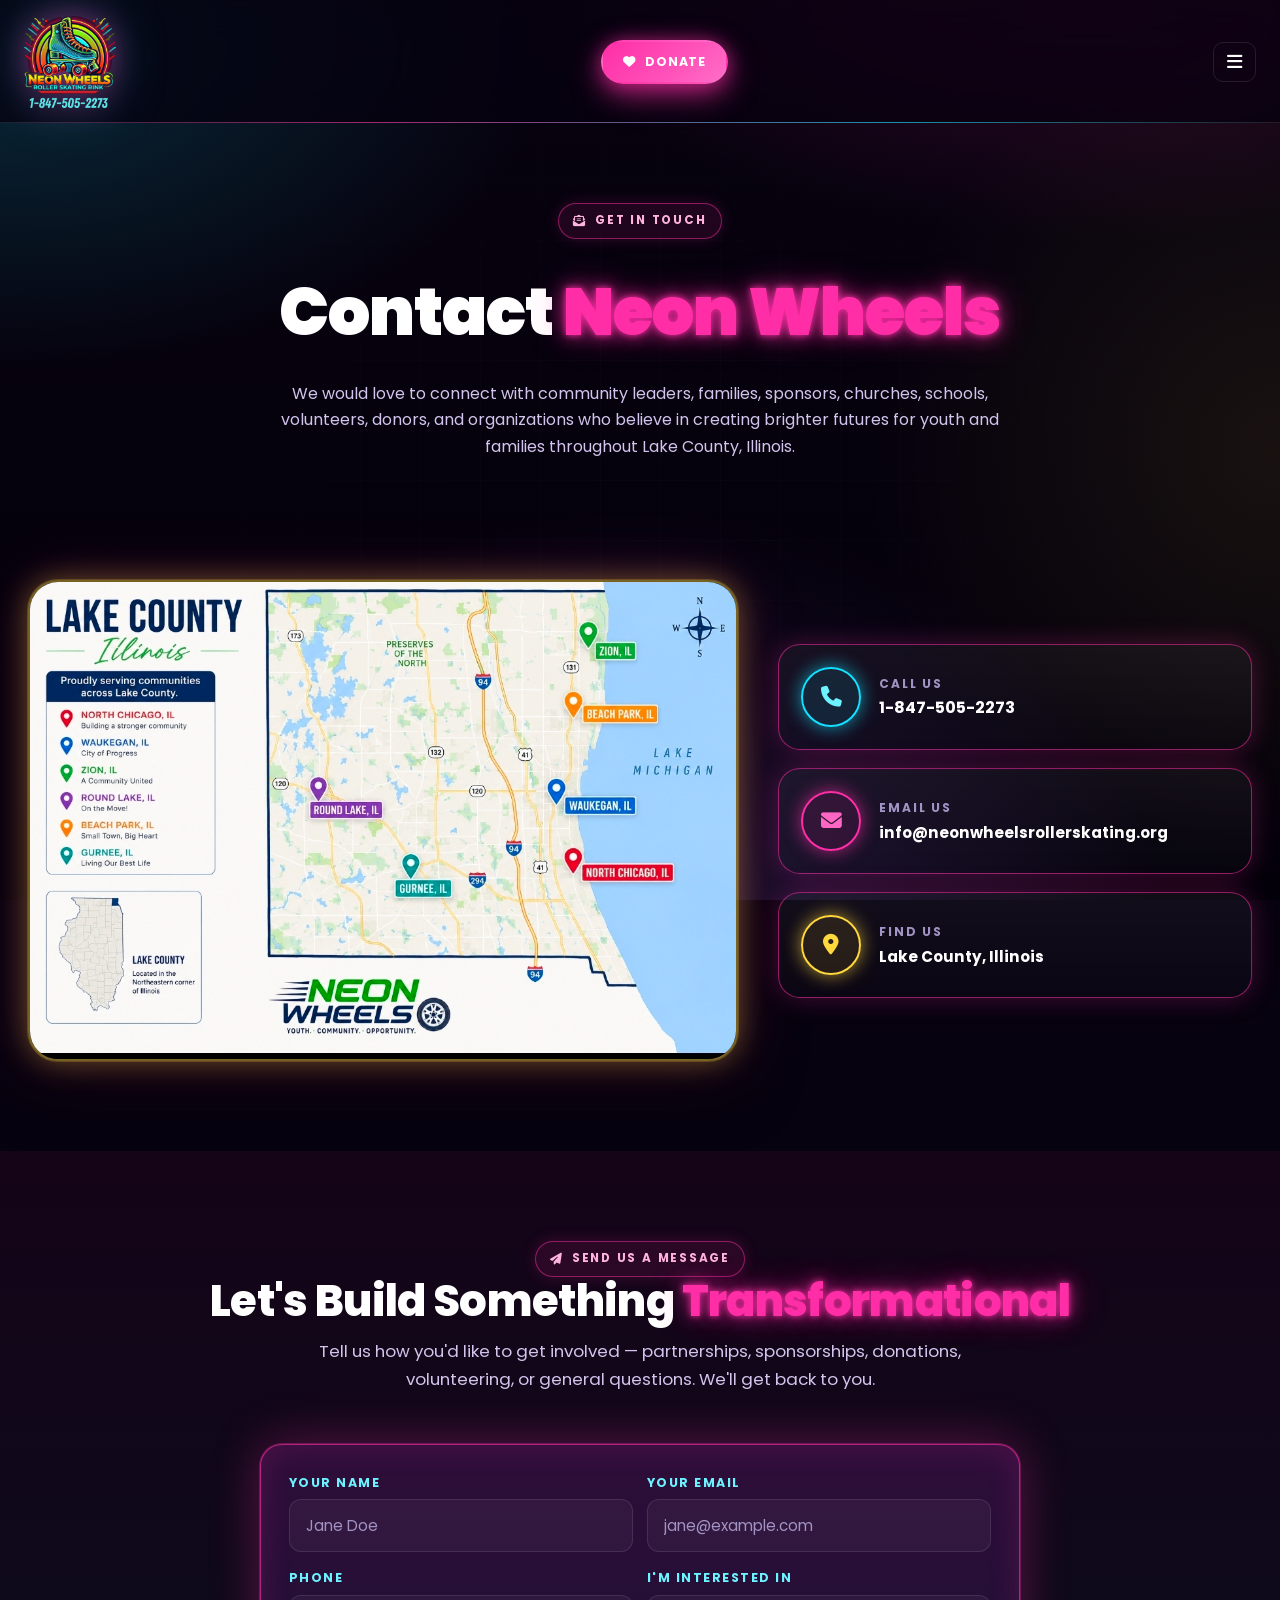
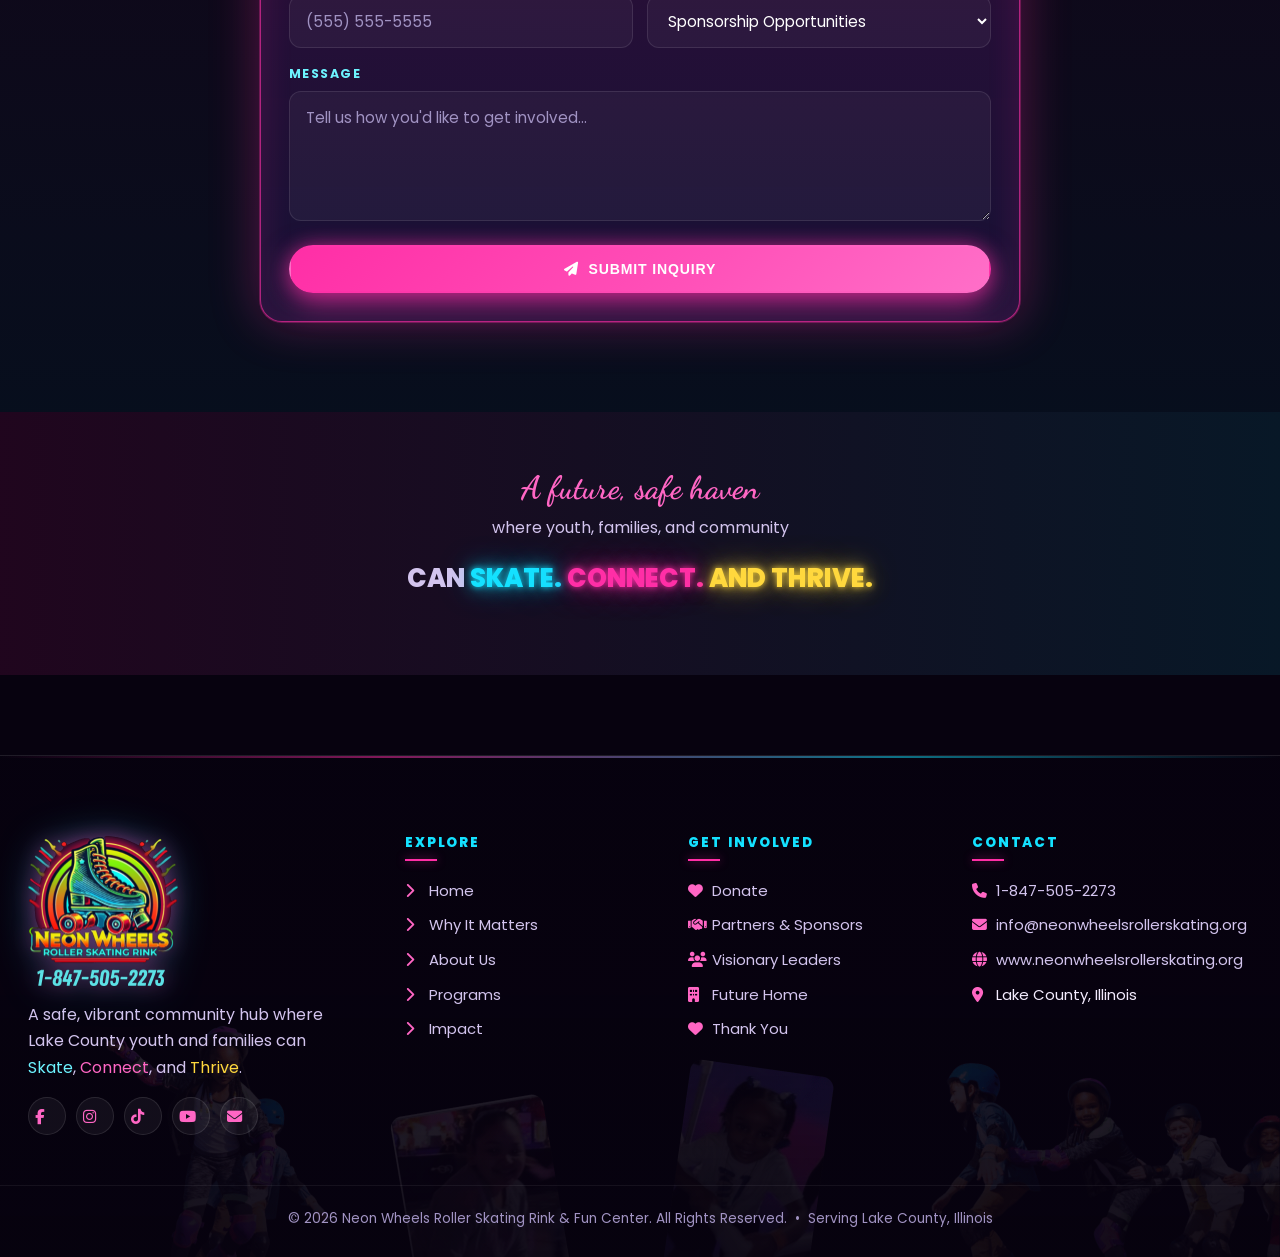
<file: contact.html>
<!DOCTYPE html>
<html lang="en">
<head>
<meta charset="UTF-8">
<meta name="viewport" content="width=device-width, initial-scale=1.0">
<title>Contact Us | Neon Wheels Roller Skating Rink & Fun Center</title>
<meta name="description" content="Get in touch with Neon Wheels Roller Skating Rink &amp; Fun Center. Call, email, or message us about programs, partnerships, donations, and volunteering across Lake County, Illinois.">
<!-- ===== SEO / Social (canonical + Open Graph + Twitter) ===== -->
<link rel="canonical" href="https://www.neonwheelsrollerskating.org/contact.html">
<meta name="robots" content="index, follow, max-image-preview:large, max-snippet:-1">
<meta name="theme-color" content="#0a0a14">
<meta name="author" content="Neon Wheels Roller Skating Rink &amp; Fun Center">
<meta property="og:type" content="website">
<meta property="og:site_name" content="Neon Wheels Roller Skating Rink &amp; Fun Center">
<meta property="og:locale" content="en_US">
<meta property="og:title" content="Contact Us | Neon Wheels Roller Skating Rink & Fun Center">
<meta property="og:description" content="Get in touch with Neon Wheels Roller Skating Rink &amp; Fun Center. Call, email, or message us about programs, partnerships, donations, and volunteering across Lake County, Illinois.">
<meta property="og:url" content="https://www.neonwheelsrollerskating.org/contact.html">
<meta property="og:image" content="https://www.neonwheelsrollerskating.org/assets/images/og-cover.jpg">
<meta property="og:image:secure_url" content="https://www.neonwheelsrollerskating.org/assets/images/og-cover.jpg">
<meta property="og:image:type" content="image/jpeg">
<meta property="og:image:width" content="1200">
<meta property="og:image:height" content="630">
<meta property="og:image:alt" content="Neon Wheels Roller Skating Rink &amp; Fun Center">
<meta name="twitter:card" content="summary_large_image">
<meta name="twitter:title" content="Contact Us | Neon Wheels Roller Skating Rink & Fun Center">
<meta name="twitter:description" content="Get in touch with Neon Wheels Roller Skating Rink &amp; Fun Center. Call, email, or message us about programs, partnerships, donations, and volunteering across Lake County, Illinois.">
<meta name="twitter:image" content="https://www.neonwheelsrollerskating.org/assets/images/og-cover.jpg">
<meta name="twitter:image:alt" content="Neon Wheels Roller Skating Rink &amp; Fun Center">
<link rel="icon" type="image/png" href="assets/images/logo.png">
<link rel="preconnect" href="https://fonts.googleapis.com">
<link rel="preconnect" href="https://fonts.gstatic.com" crossorigin>
<link href="https://fonts.googleapis.com/css2?family=Poppins:wght@400;500;600;700;800;900&family=Dancing+Script:wght@600;700&display=swap" rel="stylesheet">
<link rel="stylesheet" href="https://cdnjs.cloudflare.com/ajax/libs/font-awesome/6.5.0/css/all.min.css">
<link rel="stylesheet" href="assets/css/styles.css">
</head>
<body>

<header class="site-header">
  <div class="nav-wrap">
    <a class="logo-link" href="index.html"><img src="assets/images/logo.png" alt="Neon Wheels"></a>
    <button class="nav-toggle" aria-label="Toggle menu"><i class="fa-solid fa-bars"></i></button>
    <ul class="nav-menu" id="nav">
      <li><a href="index.html">Home</a></li>
      <li><a href="why-neon-wheels-matters.html">Why It Matters</a></li>
      <li><a href="about.html">About Us</a></li>
      <li><a href="programs.html">Programs</a></li>
      <li><a href="impact.html">Impact</a></li>
      <li><a href="leadership.html">Leadership</a></li>
      <li><a href="future-home.html">Future Home</a></li>
      <li><a href="partners.html">Partners &amp; Sponsors</a></li>
      <li><a href="contact.html" class="active">Contact</a></li>
      <li><a href="thank-you.html">Thank You</a></li>
    </ul>
    <a href="donate.html" class="btn btn-pink btn-sm"><i class="fa-solid fa-heart"></i> Donate</a>
  </div>
</header>

<!-- HERO -->
<section class="page-title">
  <div class="container reveal">
    <span class="badge badge-pink"><i class="fa-solid fa-envelope-open-text"></i> Get In Touch</span>
    <h1 class="mt-2">Contact <span class="neon-text-pink">Neon Wheels</span></h1>
    <p style="max-width: 760px; margin: 14px auto 0;">We would love to connect with community leaders, families, sponsors, churches, schools, volunteers, donors, and organizations who believe in creating brighter futures for youth and families throughout Lake County, Illinois.</p>
  </div>
</section>

<!-- MAP + CONTACT INFO -->
<section class="section">
  <div class="container">
    <div class="grid" style="grid-template-columns: 1.5fr 1fr; gap: 40px; align-items: center;">
      <div class="reveal">
        <div class="neon-frame yellow">
          <img src="assets/images/doc/lake-county-map.jpg" alt="Map of Lake County, Illinois — Neon Wheels proudly serves North Chicago, Waukegan, Zion, Round Lake, Beach Park, and Gurnee">
        </div>
      </div>
      <div class="reveal" style="display: flex; flex-direction: column; gap: 18px;">
        <a href="tel:+18475052273" class="info-card cyan">
          <div class="info-icon"><i class="fa-solid fa-phone"></i></div>
          <div>
            <div class="info-label">Call Us</div>
            <div class="info-value">1-847-505-2273</div>
          </div>
        </a>
        <a href="mailto:info@neonwheelsrollerskating.org" class="info-card" onclick="return nwOpenMail('info@neonwheelsrollerskating.org','Neon Wheels — Inquiry');">
          <div class="info-icon"><i class="fa-solid fa-envelope"></i></div>
          <div>
            <div class="info-label">Email Us</div>
            <div class="info-value" style="font-size:0.95rem;">info@neonwheelsrollerskating.org</div>
          </div>
        </a>
        <a href="https://maps.google.com/?q=Lake+County+Illinois" target="_blank" rel="noopener" class="info-card yellow">
          <div class="info-icon"><i class="fa-solid fa-location-dot"></i></div>
          <div>
            <div class="info-label">Find Us</div>
            <div class="info-value" style="font-size:0.95rem;">Lake County, Illinois</div>
          </div>
        </a>
      </div>
    </div>
  </div>
</section>

<!-- CONTACT FORM -->
<section class="section" style="background: linear-gradient(180deg, rgba(255,46,166,0.06), rgba(20,225,255,0.06));">
  <div class="container">
    <div class="section-title reveal">
      <span class="badge badge-pink"><i class="fa-solid fa-paper-plane"></i> Send Us A Message</span>
      <h2>Let's Build Something <span class="neon-text-pink">Transformational</span></h2>
      <p>Tell us how you'd like to get involved — partnerships, sponsorships, donations, volunteering, or general questions. We'll get back to you.</p>
    </div>

    <form class="form neon-card reveal" id="contact-form" style="max-width: 760px; margin: 0 auto;">
      <div class="grid grid-2" style="gap:14px;">
        <div><label>Your Name</label><input type="text" name="name" required placeholder="Jane Doe"></div>
        <div><label>Your Email</label><input type="email" name="email" required placeholder="jane@example.com"></div>
      </div>
      <div class="grid grid-2" style="gap:14px;">
        <div><label>Phone</label><input type="tel" name="phone" placeholder="(555) 555-5555"></div>
        <div>
          <label>I'm Interested In</label>
          <select name="interest">
            <option>Sponsorship Opportunities</option>
            <option>Donation</option>
            <option>Volunteering</option>
            <option>Partnership</option>
            <option>Media Inquiry</option>
            <option>General Question</option>
          </select>
        </div>
      </div>
      <label>Message</label>
      <textarea name="message" required placeholder="Tell us how you'd like to get involved..."></textarea>
      <button type="submit" class="btn btn-pink" style="width:100%; justify-content:center;"><i class="fa-solid fa-paper-plane"></i> Submit Inquiry</button>
    </form>
    <script>
      // Open a ready-to-write email. Prefers Gmail's web compose (works without a
      // configured desktop mail app); falls back to the device default mail client.
      function nwOpenMail(addr, subject, body){
        var su = subject || '', bd = body || '';
        var gmail = 'https://mail.google.com/mail/?view=cm&fs=1&to=' + encodeURIComponent(addr)
          + (su ? '&su=' + encodeURIComponent(su) : '')
          + (bd ? '&body=' + encodeURIComponent(bd) : '');
        var w = window.open(gmail, '_blank', 'noopener');
        if(!w){
          var q = [];
          if(su) q.push('subject=' + encodeURIComponent(su));
          if(bd) q.push('body=' + encodeURIComponent(bd));
          window.location.href = 'mailto:' + addr + (q.length ? '?' + q.join('&') : '');
        }
        return false;
      }
      document.getElementById('contact-form').addEventListener('submit', function(e){
        e.preventDefault();
        var f = e.target;
        var subject = '[Neon Wheels] ' + (f.interest.value || 'Inquiry') + ' from ' + f.name.value;
        var body =
          'Name: ' + f.name.value + '\n' +
          'Email: ' + f.email.value + '\n' +
          'Phone: ' + (f.phone.value || 'n/a') + '\n' +
          'Interest: ' + f.interest.value + '\n\n' +
          'Message:\n' + f.message.value;
        nwOpenMail('info@neonwheelsrollerskating.org', subject, body);
      });
    </script>
  </div>
</section>

<!-- FINAL TAGLINE -->
<section class="section-sm" style="background: linear-gradient(90deg, rgba(255,46,166,0.10), rgba(20,225,255,0.10));">
  <div class="container t-center reveal">
    <p class="script t-pink" style="font-size:2rem; margin-bottom:0;">A future, safe haven</p>
    <p>where youth, families, and community</p>
    <p style="font-weight:800; font-size:1.6rem;">CAN <span class="neon-text-cyan">SKATE.</span> <span class="neon-text-pink">CONNECT.</span> <span class="neon-text-yellow">AND THRIVE.</span></p>
  </div>
</section>

<footer class="site-footer">
  <div class="container">
    <div class="footer-grid">
      <div class="footer-logo">
        <img src="assets/images/logo.png" alt="Neon Wheels">
        <p>A safe, vibrant community hub where Lake County youth and families can <span class="t-cyan">Skate</span>, <span class="t-pink">Connect</span>, and <span class="t-yellow">Thrive</span>.</p>
        <div class="social-row">
          <span><i class="fa-brands fa-facebook-f"></i></span><span><i class="fa-brands fa-instagram"></i></span><span><i class="fa-brands fa-tiktok"></i></span><span><i class="fa-brands fa-youtube"></i></span><a href="mailto:info@neonwheelsrollerskating.org" onclick="return nwOpenMail('info@neonwheelsrollerskating.org','Neon Wheels — Inquiry');"><i class="fa-solid fa-envelope"></i></a>
        </div>
      </div>
            <div>
        <h4>Explore</h4>
        <ul>
          <li><a href="index.html"><i class="fa-solid fa-chevron-right"></i>Home</a></li>
          <li><a href="why-neon-wheels-matters.html"><i class="fa-solid fa-chevron-right"></i>Why It Matters</a></li>
          <li><a href="about.html"><i class="fa-solid fa-chevron-right"></i>About Us</a></li>
          <li><a href="programs.html"><i class="fa-solid fa-chevron-right"></i>Programs</a></li>
          <li><a href="impact.html"><i class="fa-solid fa-chevron-right"></i>Impact</a></li>
        </ul>
      </div>
      <div>
        <h4>Get Involved</h4>
        <ul>
          <li><a href="donate.html"><i class="fa-solid fa-heart"></i>Donate</a></li>
          <li><a href="partners.html"><i class="fa-solid fa-handshake"></i>Partners &amp; Sponsors</a></li>
          <li><a href="leadership.html"><i class="fa-solid fa-users"></i>Visionary Leaders</a></li>
          <li><a href="future-home.html"><i class="fa-solid fa-building"></i>Future Home</a></li>
          <li><a href="thank-you.html"><i class="fa-solid fa-heart"></i>Thank You</a></li>
        </ul>
      </div>
      <div>
        <h4>Contact</h4>
        <ul>
          <li><i class="fa-solid fa-phone"></i><a href="tel:+18475052273">1-847-505-2273</a></li>
          <li><i class="fa-solid fa-envelope"></i><a href="mailto:info@neonwheelsrollerskating.org" onclick="return nwOpenMail('info@neonwheelsrollerskating.org','Neon Wheels — Inquiry');">info@neonwheelsrollerskating.org</a></li>
          <li><i class="fa-solid fa-globe"></i><a href="https://www.neonwheelsrollerskating.org">www.neonwheelsrollerskating.org</a></li>
          <li><i class="fa-solid fa-location-dot"></i>Lake County, Illinois</li>
        </ul>
      </div>
    </div>
    </div>
    <div class="footer-copy">
      © 2026 Neon Wheels Roller Skating Rink &amp; Fun Center. All Rights Reserved. &nbsp;•&nbsp; Serving Lake County, Illinois
    </div>
  </div>
</footer>

<script src="assets/js/main.js"></script>
</body>
</html>
</file>
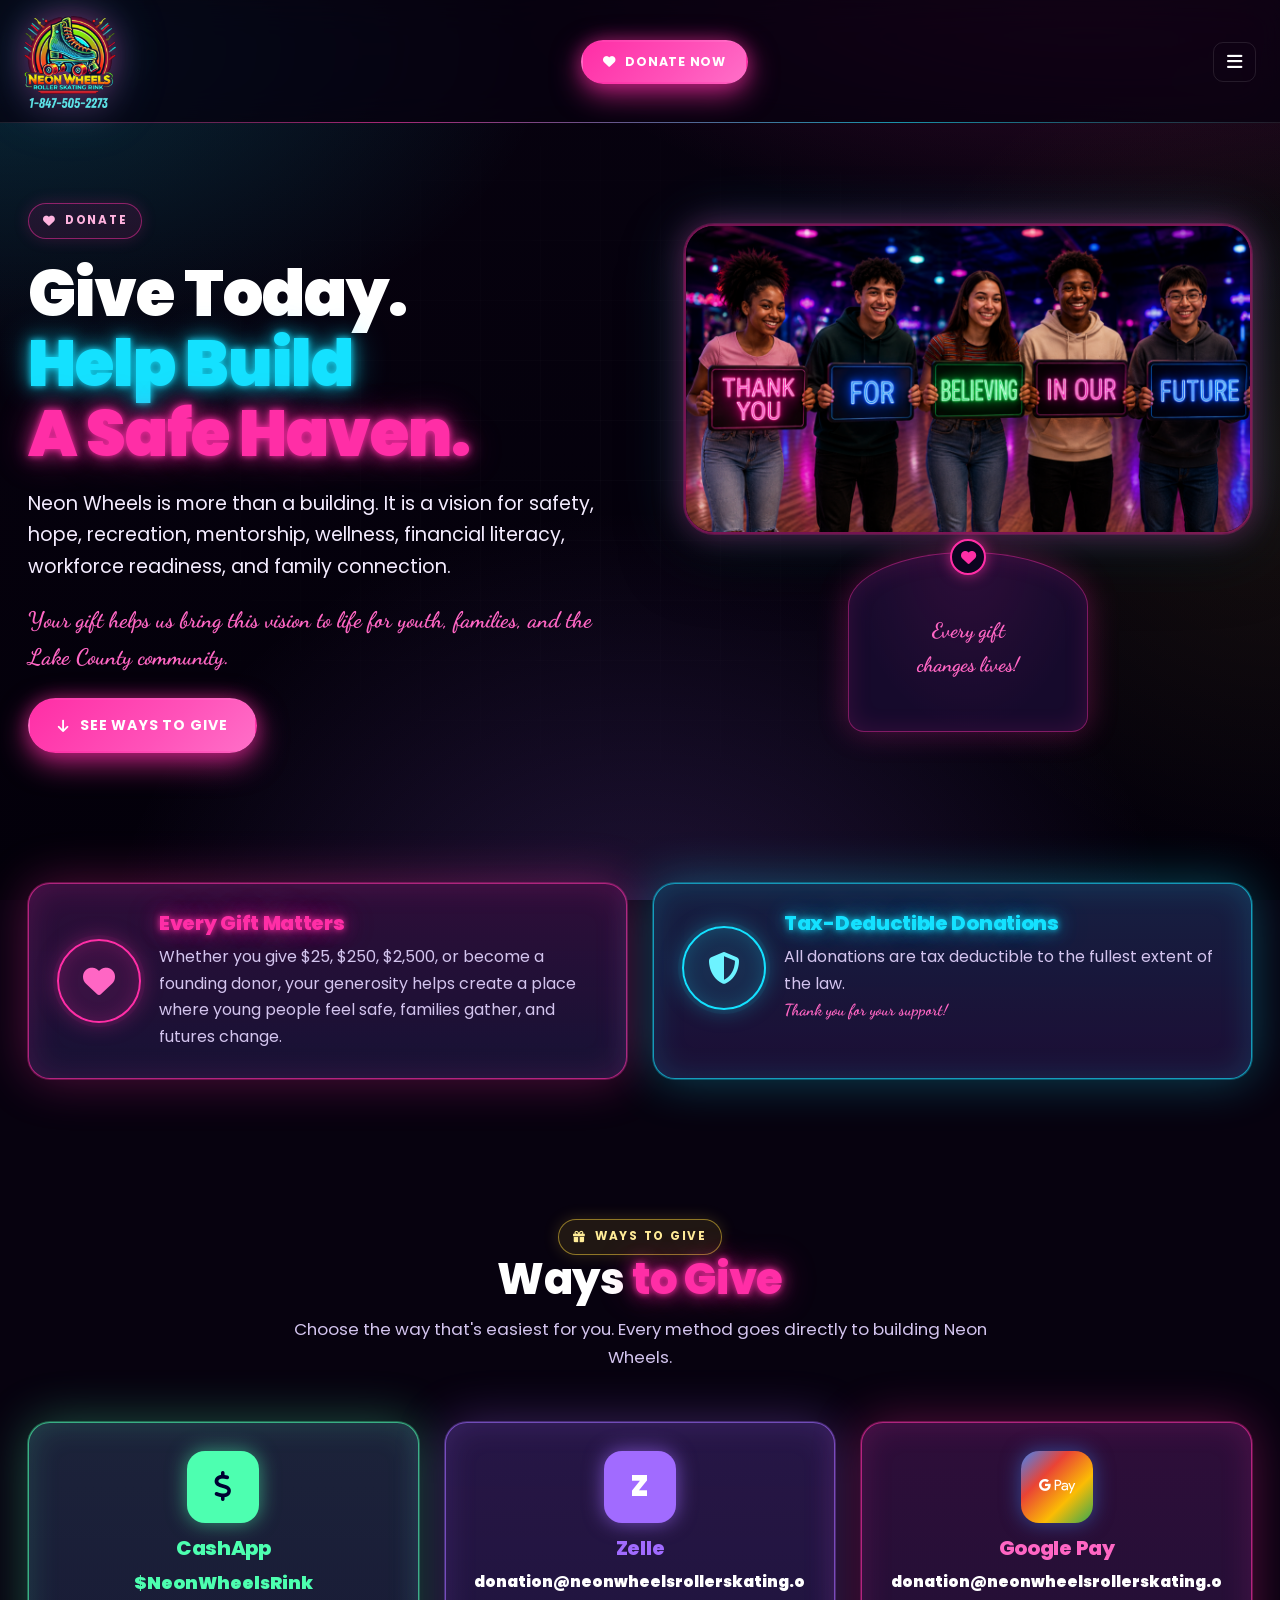
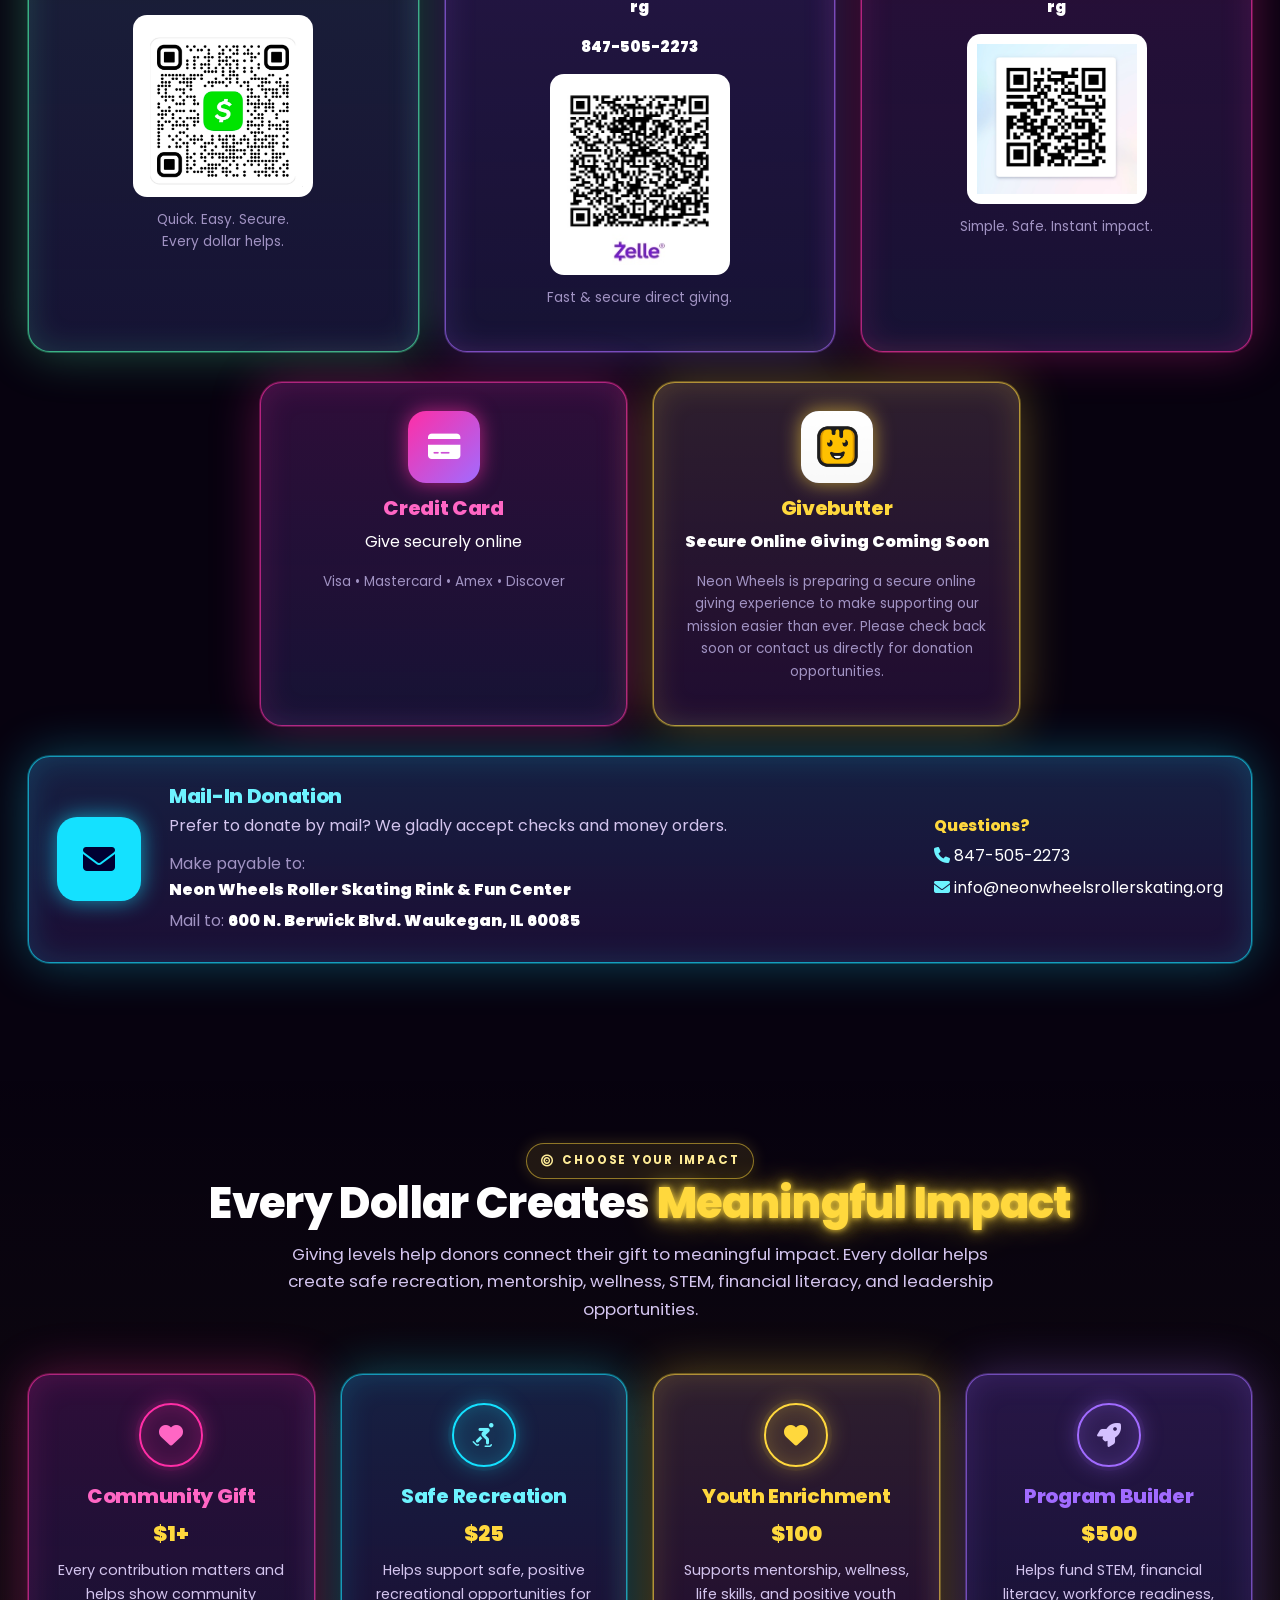
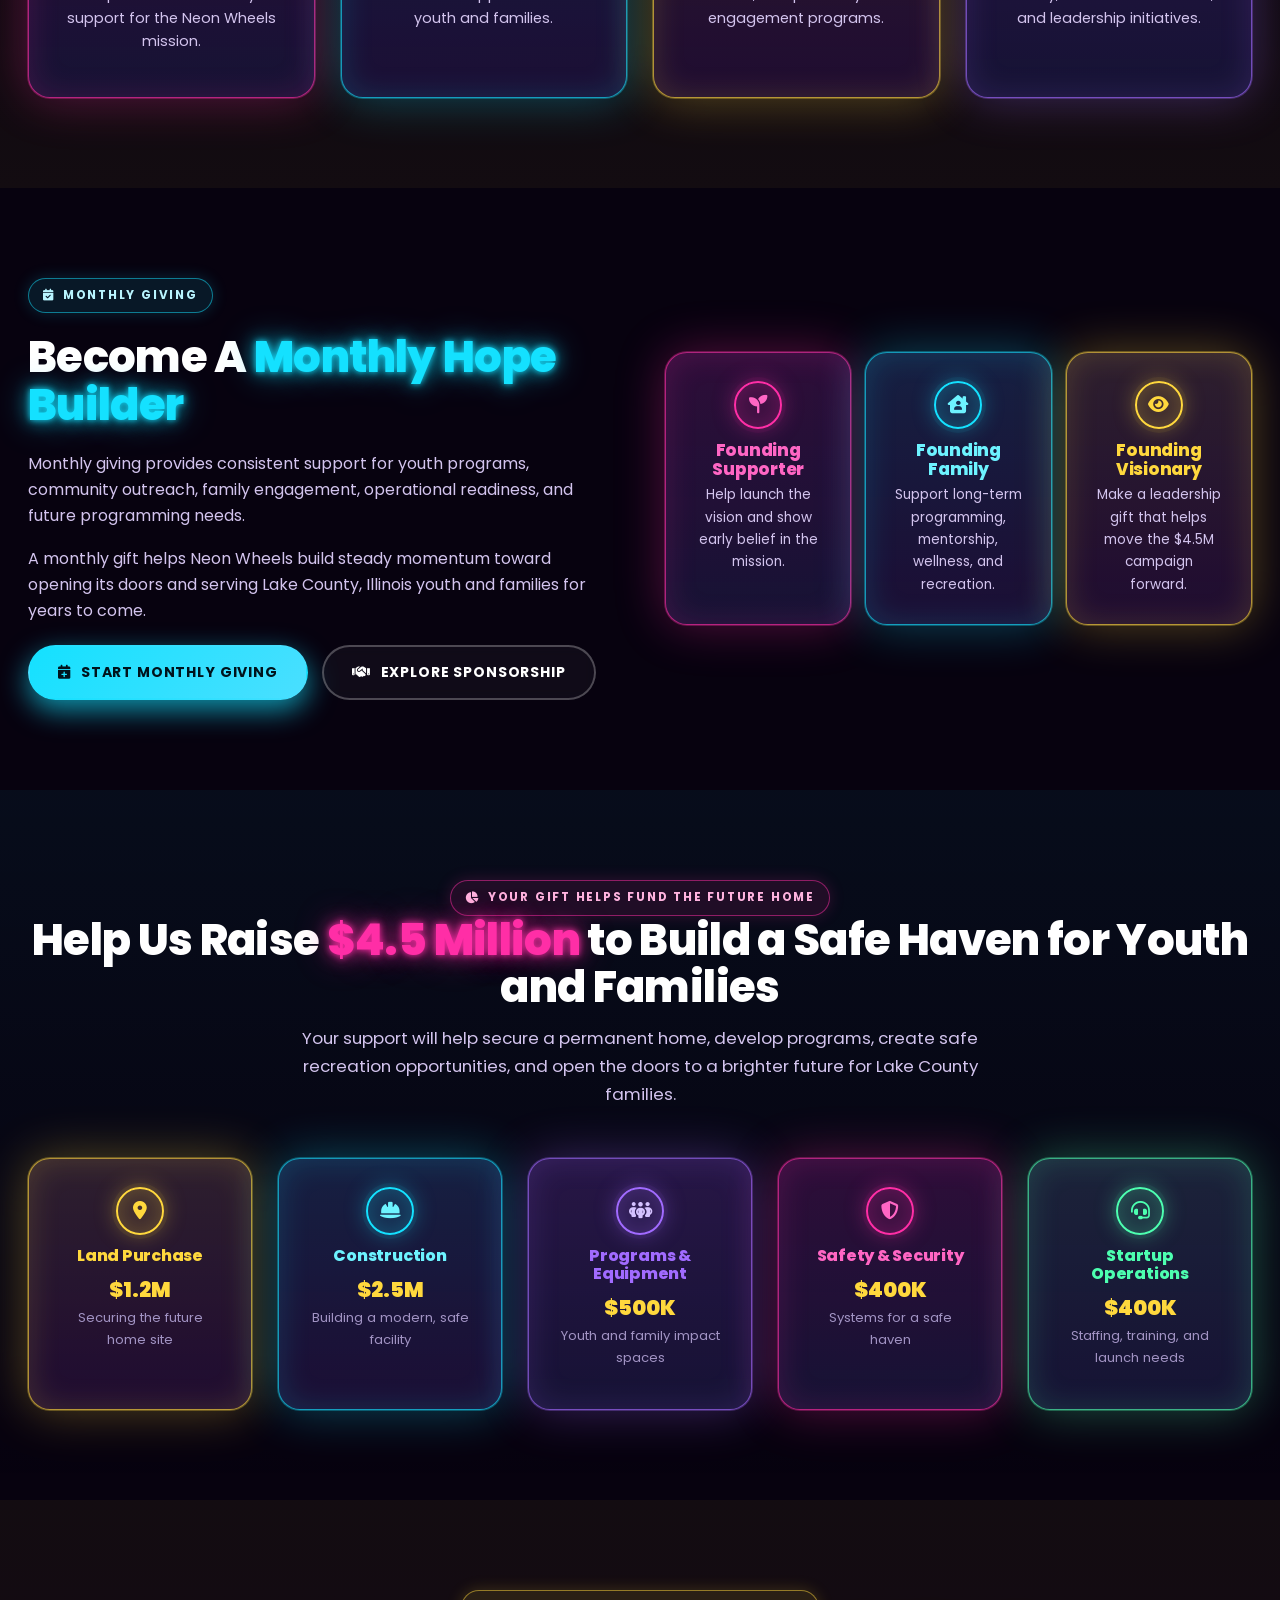
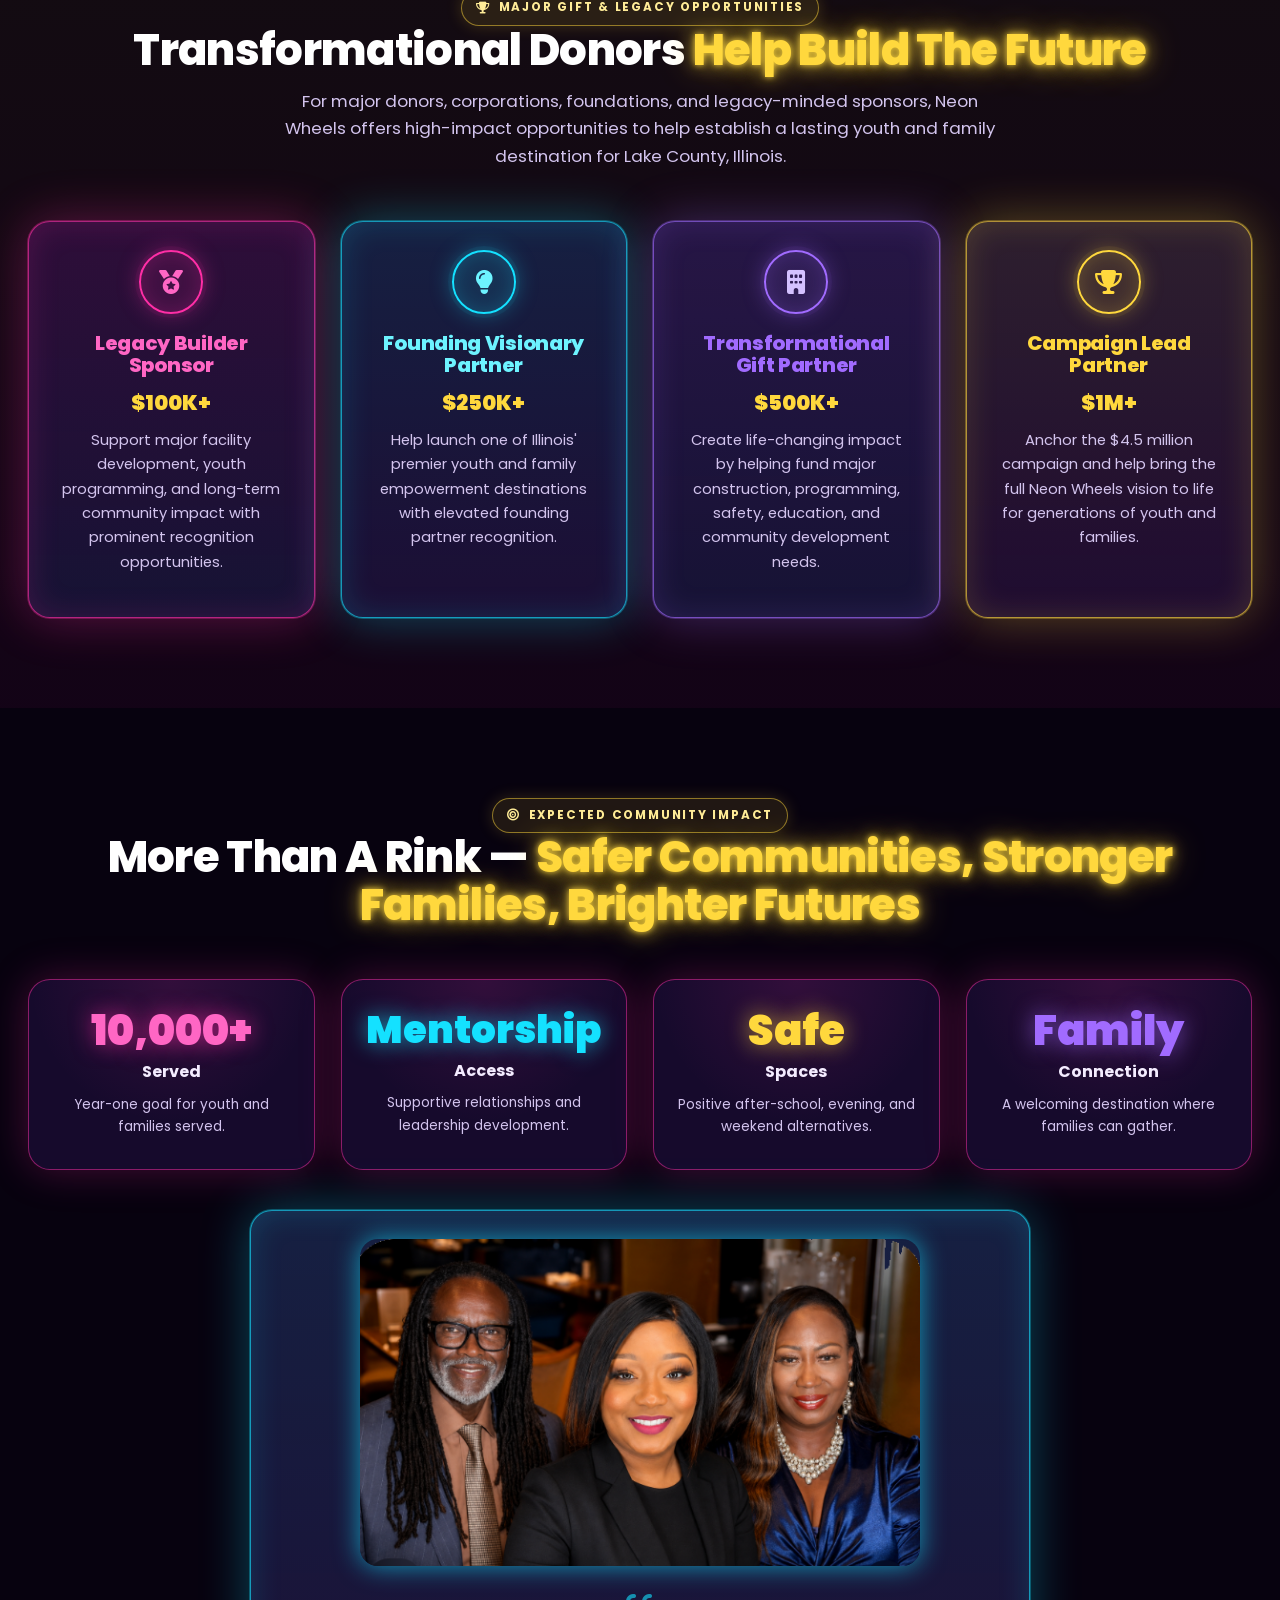
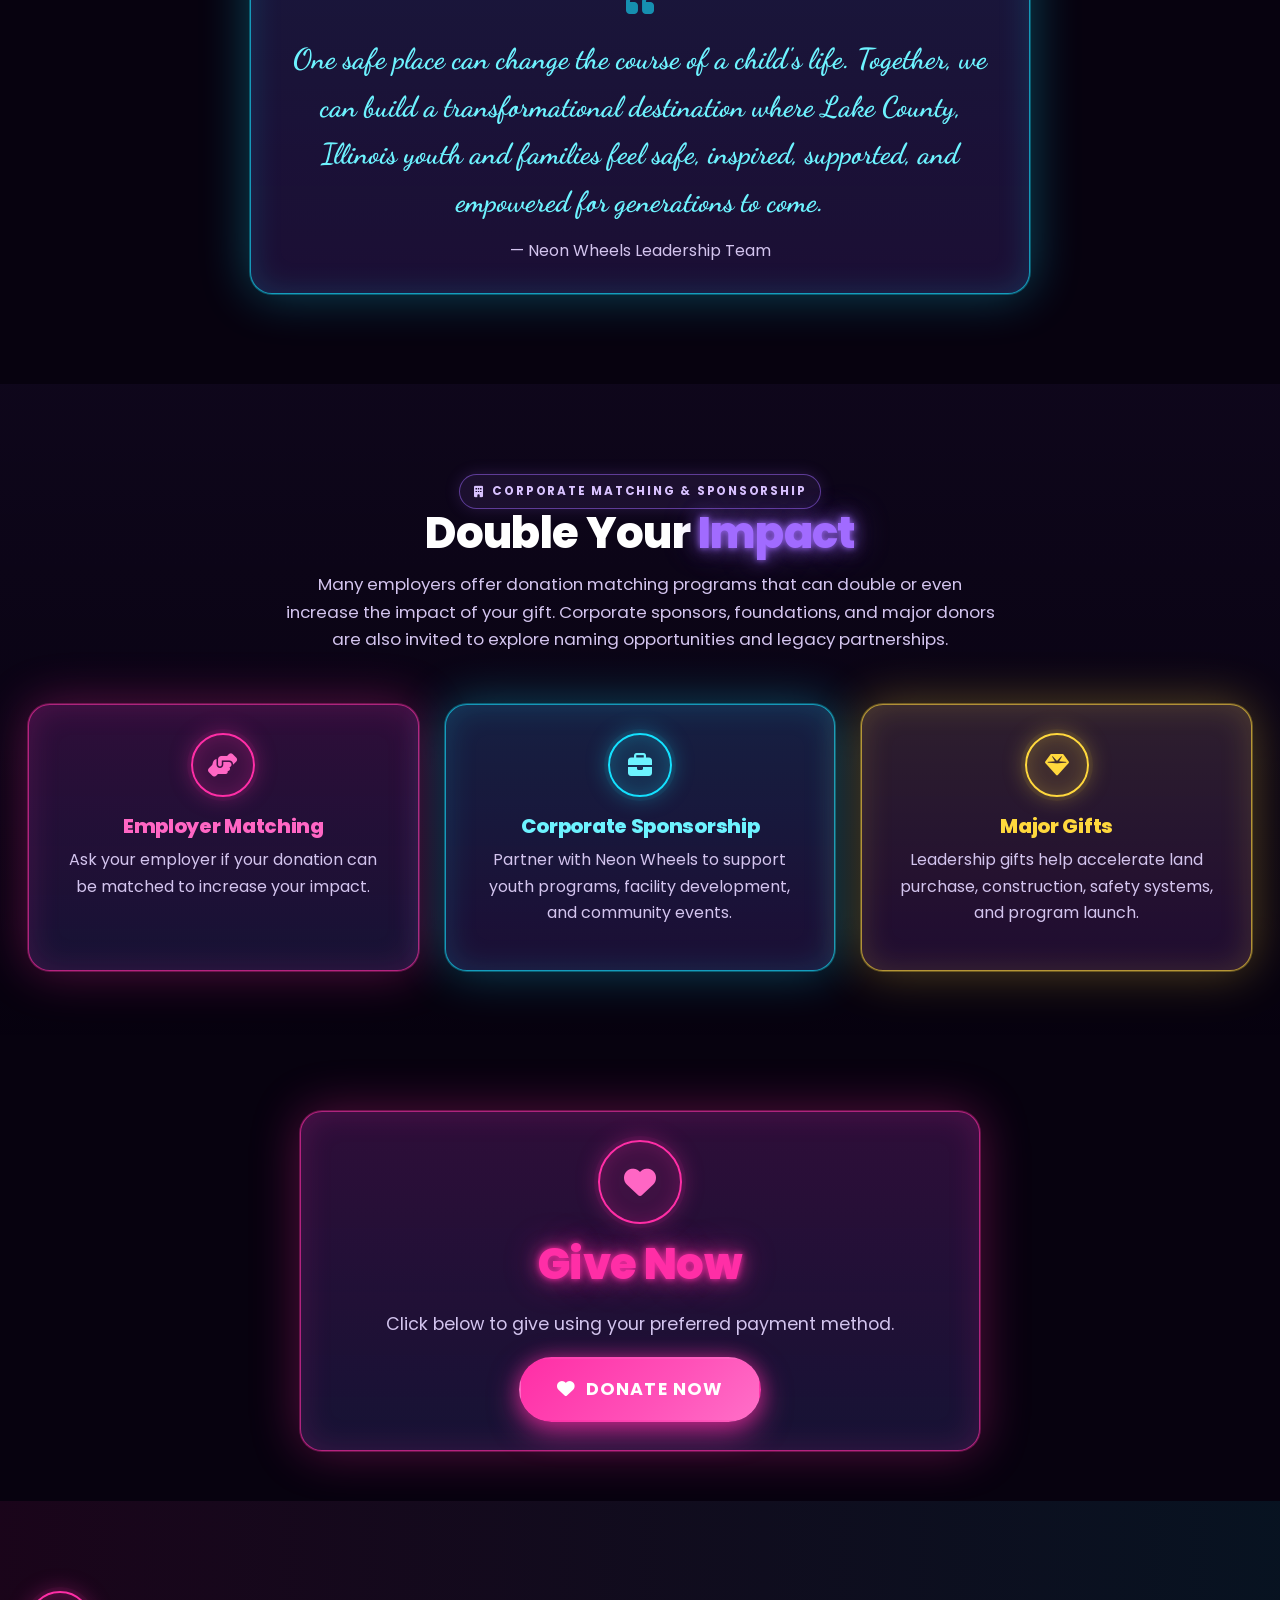
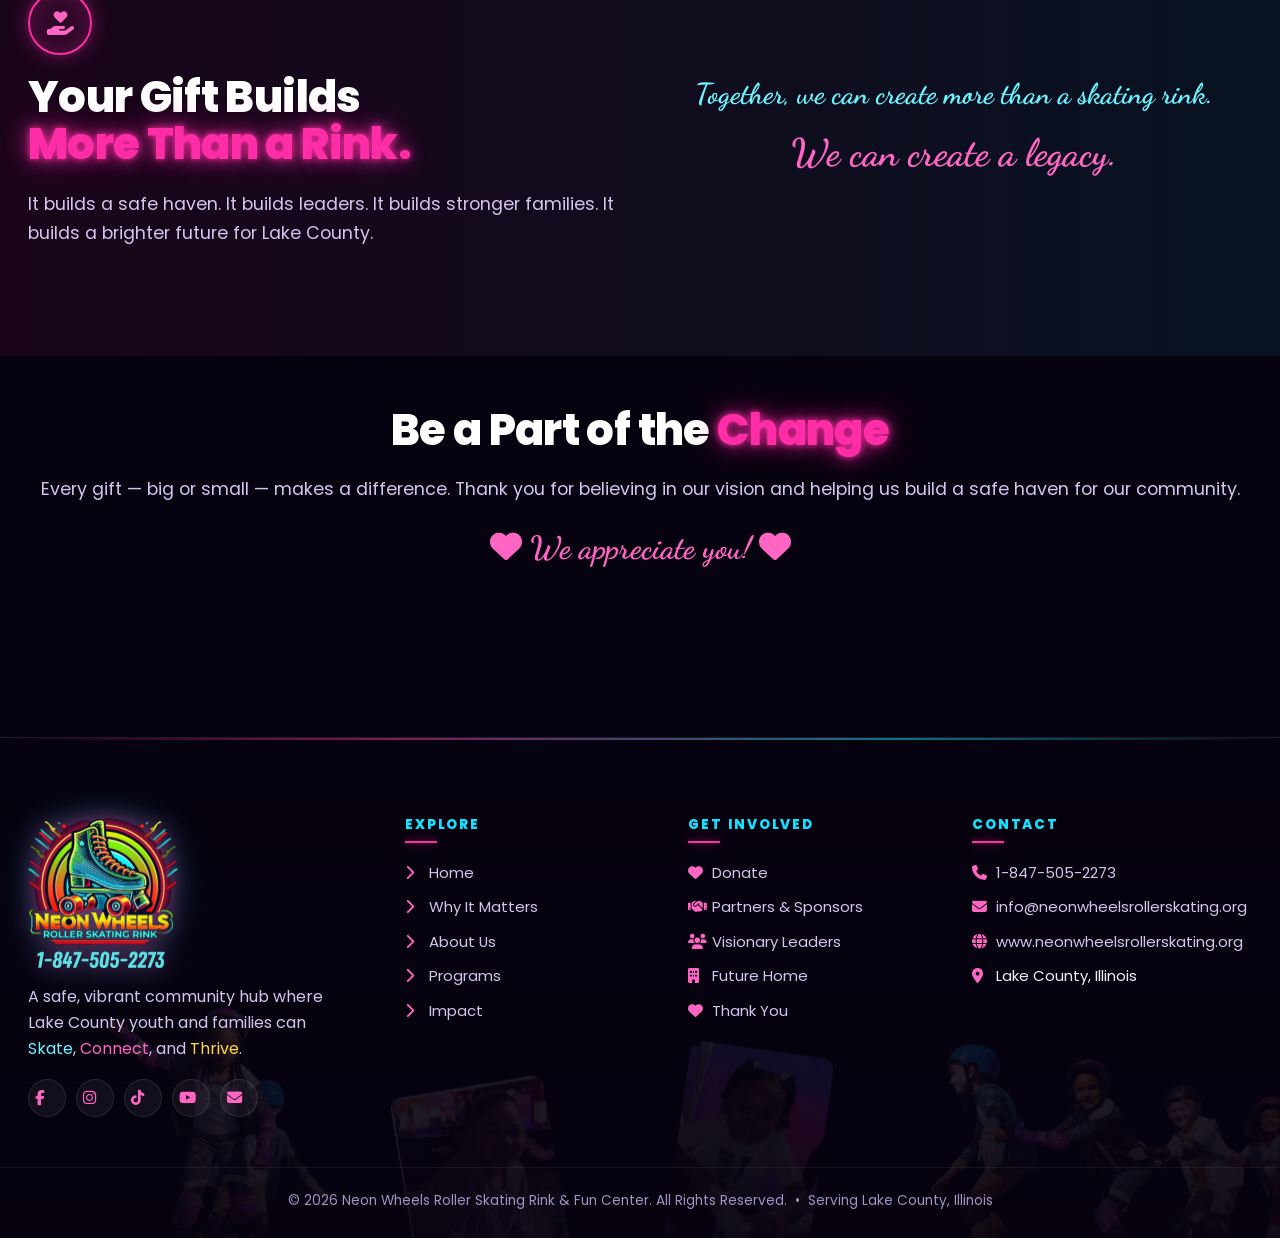
<file: donate.html>
<!DOCTYPE html>
<html lang="en">
<head>
<meta charset="UTF-8">
<meta name="viewport" content="width=device-width, initial-scale=1.0">
<title>Donate | Neon Wheels Roller Skating Rink & Fun Center</title>
<meta name="description" content="Give today. Help build a safe haven. Multiple secure ways to give — CashApp, Zelle, Google Pay, Credit Card, ACH, and QR.">
<!-- ===== SEO / Social (canonical + Open Graph + Twitter) ===== -->
<link rel="canonical" href="https://www.neonwheelsrollerskating.org/donate.html">
<meta name="robots" content="index, follow, max-image-preview:large, max-snippet:-1">
<meta name="theme-color" content="#0a0a14">
<meta name="author" content="Neon Wheels Roller Skating Rink &amp; Fun Center">
<meta property="og:type" content="website">
<meta property="og:site_name" content="Neon Wheels Roller Skating Rink &amp; Fun Center">
<meta property="og:locale" content="en_US">
<meta property="og:title" content="Donate | Neon Wheels Roller Skating Rink & Fun Center">
<meta property="og:description" content="Give today. Help build a safe haven. Multiple secure ways to give — CashApp, Zelle, Google Pay, Credit Card, ACH, and QR.">
<meta property="og:url" content="https://www.neonwheelsrollerskating.org/donate.html">
<meta property="og:image" content="https://www.neonwheelsrollerskating.org/assets/images/og-cover.jpg">
<meta property="og:image:secure_url" content="https://www.neonwheelsrollerskating.org/assets/images/og-cover.jpg">
<meta property="og:image:type" content="image/jpeg">
<meta property="og:image:width" content="1200">
<meta property="og:image:height" content="630">
<meta property="og:image:alt" content="Neon Wheels Roller Skating Rink &amp; Fun Center">
<meta name="twitter:card" content="summary_large_image">
<meta name="twitter:title" content="Donate | Neon Wheels Roller Skating Rink & Fun Center">
<meta name="twitter:description" content="Give today. Help build a safe haven. Multiple secure ways to give — CashApp, Zelle, Google Pay, Credit Card, ACH, and QR.">
<meta name="twitter:image" content="https://www.neonwheelsrollerskating.org/assets/images/og-cover.jpg">
<meta name="twitter:image:alt" content="Neon Wheels Roller Skating Rink &amp; Fun Center">
<link rel="icon" type="image/png" href="assets/images/logo.png">
<link rel="preconnect" href="https://fonts.googleapis.com">
<link rel="preconnect" href="https://fonts.gstatic.com" crossorigin>
<link href="https://fonts.googleapis.com/css2?family=Poppins:wght@400;500;600;700;800;900&family=Dancing+Script:wght@600;700&display=swap" rel="stylesheet">
<link rel="stylesheet" href="https://cdnjs.cloudflare.com/ajax/libs/font-awesome/6.5.0/css/all.min.css">
<link rel="stylesheet" href="assets/css/styles.css">
</head>
<body>

<header class="site-header">
  <div class="nav-wrap">
    <a class="logo-link" href="index.html"><img src="assets/images/logo.png" alt="Neon Wheels"></a>
    <button class="nav-toggle" aria-label="Toggle menu"><i class="fa-solid fa-bars"></i></button>
    <ul class="nav-menu" id="nav">
      <li><a href="index.html">Home</a></li>
      <li><a href="why-neon-wheels-matters.html">Why It Matters</a></li>
      <li><a href="about.html">About Us</a></li>
      <li><a href="programs.html">Programs</a></li>
      <li><a href="impact.html">Impact</a></li>
      <li><a href="leadership.html">Leadership</a></li>
      <li><a href="future-home.html">Future Home</a></li>
      <li><a href="partners.html">Partners &amp; Sponsors</a></li>
      <li><a href="contact.html">Contact</a></li>
      <li><a href="thank-you.html">Thank You</a></li>
    </ul>
    <a href="donate.html" class="btn btn-pink btn-sm active"><i class="fa-solid fa-heart"></i> Donate Now</a>
  </div>
</header>

<!-- HERO -->
<section class="hero">
  <div class="container">
    <div class="hero-grid">
      <div class="reveal">
        <span class="badge badge-pink mb-2"><i class="fa-solid fa-heart"></i> Donate</span>
        <h1>Give Today.<br><span class="neon-text-cyan">Help Build</span><br><span class="neon-text-pink">A Safe Haven.</span></h1>
        <p class="lead">Neon Wheels is more than a building. It is a vision for safety, hope, recreation, mentorship, wellness, financial literacy, workforce readiness, and family connection.</p>
        <p class="script t-pink" style="font-size:1.4rem;">Your gift helps us bring this vision to life for youth, families, and the Lake County community.</p>
        <div class="cta-row mt-2">
          <a class="btn btn-pink pulse" href="#ways"><i class="fa-solid fa-arrow-down"></i> See Ways To Give</a>
        </div>
      </div>
      <div class="reveal">
        <div class="neon-frame pink">
          <img src="assets/images/donate-thankyou.png" alt="Five young people holding neon THANK YOU FOR BELIEVING IN OUR FUTURE signs at Neon Wheels">
        </div>
        <div class="heart-box floaty" style="max-width:240px; margin:18px auto 0;">
          <p class="script t-pink t-center" style="margin:0; font-size:1.3rem;">Every gift<br>changes lives!</p>
        </div>
      </div>
    </div>
  </div>
</section>

<!-- IMPACT STRIP -->
<section class="section-sm">
  <div class="container grid grid-2">
    <div class="neon-card reveal">
      <div style="display:flex; gap:18px; align-items:center;">
        <span class="icon-badge lg" style="margin:0; min-width:84px;"><i class="fa-solid fa-heart"></i></span>
        <div>
          <h3 class="neon-text-pink">Every Gift Matters</h3>
          <p style="margin:0;">Whether you give $25, $250, $2,500, or become a founding donor, your generosity helps create a place where young people feel safe, families gather, and futures change.</p>
        </div>
      </div>
    </div>
    <div class="neon-card cyan reveal">
      <div style="display:flex; gap:18px; align-items:center;">
        <span class="icon-badge cyan lg" style="margin:0; min-width:84px;"><i class="fa-solid fa-shield-halved"></i></span>
        <div>
          <h3 class="neon-text-cyan">Tax-Deductible Donations</h3>
          <p style="margin:0;">All donations are tax deductible to the fullest extent of the law. </p>
          <p class="script t-pink" style="margin:0;">Thank you for your support!</p>
        </div>
      </div>
    </div>
  </div>
</section>

<!-- WAYS TO GIVE -->
<section class="section" id="ways">
  <div class="container">
    <div class="section-title reveal">
      <span class="badge badge-yellow"><i class="fa-solid fa-gift"></i> Ways to Give</span>
      <h2>Ways <span class="neon-text-pink">to Give</span></h2>
      <p>Choose the way that's easiest for you. Every method goes directly to building Neon Wheels.</p>
    </div>

    <div class="grid grid-3">
      <div class="neon-card green reveal t-center">
        <div class="flex-center" style="width:72px; height:72px; border-radius:18px; margin:0 auto 14px; background: var(--green); color:#003; font-weight:900; font-size:1.8rem; box-shadow:0 0 20px var(--green-glow);"><i class="fa-solid fa-dollar-sign"></i></div>
        <h3 style="color:var(--green);">CashApp</h3>
        <p class="fw-900" style="font-size:1.1rem;"><a href="https://cash.app/$NeonWheelsRink" target="_blank" rel="noopener" style="color:var(--green); text-decoration:none;">$NeonWheelsRink</a></p>
        <a href="https://cash.app/$NeonWheelsRink" target="_blank" rel="noopener" style="display:block; background:#fff; border-radius:14px; padding:10px; max-width:180px; margin:12px auto;">
          <img src="assets/images/cashapp-qr.jpg" alt="CashApp QR code for Neon Wheels Roller Skating Rink" style="width:100%; height:auto; display:block;">
        </a>
        <p class="t-mute" style="font-size:0.85rem;">Quick. Easy. Secure.<br>Every dollar helps.</p>
      </div>
      <div class="neon-card purple reveal t-center">
        <div class="flex-center" style="width:72px; height:72px; border-radius:18px; margin:0 auto 14px; background: var(--purple); color:#fff; font-weight:900; font-size:1.8rem; box-shadow:0 0 20px var(--purple-glow);">Z</div>
        <h3 class="t-purple">Zelle</h3>
        <p class="fw-900 t-white" style="font-size:0.95rem;">donation@neonwheelsrollerskating.org</p>
        <p class="fw-900 t-white" style="font-size:0.95rem;">847-505-2273</p>
        <div style="background:#fff; border-radius:14px; padding:10px; max-width:180px; margin:12px auto;">
          <img src="assets/images/zelle-qr.jpg" alt="Zelle QR code for Neon Wheels Roller Skating Rink" style="width:100%; height:auto; display:block;">
        </div>
        <p class="t-mute" style="font-size:0.85rem;">Fast &amp; secure direct giving.</p>
      </div>
      <div class="neon-card reveal t-center">
        <div class="flex-center" style="width:72px; height:72px; border-radius:18px; margin:0 auto 14px; background: linear-gradient(135deg, #4285f4 0%, #ea4335 33%, #fbbc04 66%, #34a853 100%); color:#fff; font-weight:900; font-size:1.8rem; box-shadow:0 0 20px rgba(66,133,244,0.5);"><i class="fa-brands fa-google-pay"></i></div>
        <h3 class="t-pink">Google Pay</h3>
        <p class="fw-900 t-white" style="font-size:0.95rem;">donation@neonwheelsrollerskating.org</p>
        <div style="background:#fff; border-radius:14px; padding:10px; max-width:180px; margin:12px auto;">
          <img src="assets/images/googlepay-qr.jpg" alt="Google Pay QR code for Neon Wheels Roller Skating Rink" style="width:100%; height:auto; display:block;">
        </div>
        <p class="t-mute" style="font-size:0.85rem;">Simple. Safe. Instant impact.</p>
      </div>
    </div>

    <!-- CENTERED: Credit Card + Givebutter -->
    <div class="grid grid-2 mt-3" style="max-width:760px; margin-left:auto; margin-right:auto;">
      <div class="neon-card reveal t-center">
        <div class="flex-center" style="width:72px; height:72px; border-radius:18px; margin:0 auto 14px; background: linear-gradient(135deg, var(--pink), var(--purple)); color:#fff; font-weight:900; font-size:1.8rem; box-shadow:0 0 20px var(--pink-glow);"><i class="fa-solid fa-credit-card"></i></div>
        <h3 class="t-pink">Credit Card</h3>
        <p class="t-white">Give securely online</p>
        <p class="t-mute" style="font-size:0.85rem;">Visa • Mastercard • Amex • Discover</p>
      </div>
      <div class="neon-card yellow reveal t-center">
        <img src="assets/images/givebutter-logo.png" alt="Givebutter" style="width:72px; height:72px; border-radius:18px; margin:0 auto 14px; display:block; box-shadow:0 0 20px var(--yellow-glow);">
        <h3 class="t-yellow">Givebutter</h3>
        <p class="fw-900 t-white" style="font-size:1rem;">Secure Online Giving Coming Soon</p>
        <p class="t-mute" style="font-size:0.85rem;">Neon Wheels is preparing a secure online giving experience to make supporting our mission easier than ever. Please check back soon or contact us directly for donation opportunities.</p>
      </div>
    </div>

    <!-- MAIL-IN DONATION (horizontal) -->
    <div class="neon-card cyan reveal mt-3" style="display:flex; flex-wrap:wrap; align-items:center; gap:28px;">
      <div class="flex-center" style="width:84px; height:84px; border-radius:20px; background:var(--cyan); color:#003; font-size:2rem; box-shadow:0 0 22px var(--cyan-glow); flex-shrink:0;"><i class="fa-solid fa-envelope"></i></div>
      <div style="flex:1; min-width:260px;">
        <h3 class="t-cyan" style="margin-bottom:6px;">Mail-In Donation</h3>
        <p style="margin:0 0 12px;">Prefer to donate by mail? We gladly accept checks and money orders.</p>
        <p style="margin:0 0 4px;"><span class="t-mute">Make payable to:</span><br><span class="fw-900 t-white">Neon Wheels Roller Skating Rink &amp; Fun Center</span></p>
        <p style="margin:0;"><span class="t-mute">Mail to:</span> <span class="fw-900 t-white">600 N. Berwick Blvd. Waukegan, IL 60085</span></p>
      </div>
      <div style="min-width:240px;">
        <h4 class="t-yellow" style="margin:0 0 8px;">Questions?</h4>
        <p style="margin:0 0 6px;"><i class="fa-solid fa-phone t-cyan"></i> <a href="tel:8475052273" style="color:var(--white); text-decoration:none;">847-505-2273</a></p>
        <p style="margin:0;"><i class="fa-solid fa-envelope t-cyan"></i> <a href="mailto:info@neonwheelsrollerskating.org" style="color:var(--white); text-decoration:none;">info@neonwheelsrollerskating.org</a></p>
      </div>
    </div>
  </div>
</section>

<!-- CHOOSE YOUR IMPACT TIERS -->
<section class="section" style="background: linear-gradient(180deg, transparent, rgba(255,216,61,0.05));">
  <div class="container">
    <div class="section-title reveal">
      <span class="badge badge-yellow"><i class="fa-solid fa-bullseye"></i> Choose Your Impact</span>
      <h2>Every Dollar Creates <span class="neon-text-yellow">Meaningful Impact</span></h2>
      <p>Giving levels help donors connect their gift to meaningful impact. Every dollar helps create safe recreation, mentorship, wellness, STEM, financial literacy, and leadership opportunities.</p>
    </div>

    <div class="grid grid-4">
      <div class="neon-card reveal t-center">
        <span class="icon-badge"><i class="fa-solid fa-heart"></i></span>
        <h3 class="t-pink">Community Gift</h3>
        <p class="text-xl t-yellow fw-900" style="margin:8px 0;">$1+</p>
        <p style="font-size:0.9rem;">Every contribution matters and helps show community support for the Neon Wheels mission.</p>
      </div>
      <div class="neon-card cyan reveal t-center">
        <span class="icon-badge cyan"><i class="fa-solid fa-person-skating"></i></span>
        <h3 class="t-cyan">Safe Recreation</h3>
        <p class="text-xl t-yellow fw-900" style="margin:8px 0;">$25</p>
        <p style="font-size:0.9rem;">Helps support safe, positive recreational opportunities for youth and families.</p>
      </div>
      <div class="neon-card yellow reveal t-center">
        <span class="icon-badge yellow"><i class="fa-solid fa-heart"></i></span>
        <h3 class="t-yellow">Youth Enrichment</h3>
        <p class="text-xl t-yellow fw-900" style="margin:8px 0;">$100</p>
        <p style="font-size:0.9rem;">Supports mentorship, wellness, life skills, and positive youth engagement programs.</p>
      </div>
      <div class="neon-card purple reveal t-center">
        <span class="icon-badge purple"><i class="fa-solid fa-rocket"></i></span>
        <h3 class="t-purple">Program Builder</h3>
        <p class="text-xl t-yellow fw-900" style="margin:8px 0;">$500</p>
        <p style="font-size:0.9rem;">Helps fund STEM, financial literacy, workforce readiness, and leadership initiatives.</p>
      </div>
    </div>
  </div>
</section>

<!-- MONTHLY GIVING -->
<section class="section">
  <div class="container">
    <div class="grid" style="grid-template-columns: 1fr 1fr; gap: 50px; align-items: center;">
      <div class="reveal">
        <span class="badge badge-cyan"><i class="fa-solid fa-calendar-check"></i> Monthly Giving</span>
        <h2 class="mt-2">Become A <span class="neon-text-cyan">Monthly Hope Builder</span></h2>
        <p>Monthly giving provides consistent support for youth programs, community outreach, family engagement, operational readiness, and future programming needs.</p>
        <p>A monthly gift helps Neon Wheels build steady momentum toward opening its doors and serving Lake County, Illinois youth and families for years to come.</p>
        <div class="cta-row mt-2">
          <a class="btn btn-cyan" href="#ways"><i class="fa-solid fa-calendar-plus"></i> Start Monthly Giving</a>
          <a class="btn btn-outline" href="partners.html"><i class="fa-solid fa-handshake"></i> Explore Sponsorship</a>
        </div>
      </div>
      <div class="reveal">
        <div class="grid grid-3" style="gap:14px;">
          <div class="neon-card t-center">
            <span class="icon-badge sm"><i class="fa-solid fa-seedling"></i></span>
            <h3 class="t-pink" style="margin:0; font-size:1.05rem;">Founding Supporter</h3>
            <p style="font-size:0.85rem; margin:6px 0 0;">Help launch the vision and show early belief in the mission.</p>
          </div>
          <div class="neon-card cyan t-center">
            <span class="icon-badge cyan sm"><i class="fa-solid fa-house-chimney-user"></i></span>
            <h3 class="t-cyan" style="margin:0; font-size:1.05rem;">Founding Family</h3>
            <p style="font-size:0.85rem; margin:6px 0 0;">Support long-term programming, mentorship, wellness, and recreation.</p>
          </div>
          <div class="neon-card yellow t-center">
            <span class="icon-badge yellow sm"><i class="fa-solid fa-eye"></i></span>
            <h3 class="t-yellow" style="margin:0; font-size:1.05rem;">Founding Visionary</h3>
            <p style="font-size:0.85rem; margin:6px 0 0;">Make a leadership gift that helps move the $4.5M campaign forward.</p>
          </div>
        </div>
      </div>
    </div>
  </div>
</section>

<!-- FUNDING BREAKDOWN -->
<section class="section" style="background: linear-gradient(180deg, rgba(20,225,255,0.05), transparent);">
  <div class="container">
    <div class="section-title reveal">
      <span class="badge badge-pink"><i class="fa-solid fa-chart-pie"></i> Your Gift Helps Fund The Future Home</span>
      <h2>Help Us Raise <span class="neon-text-pink">$4.5 Million</span> to Build a Safe Haven for Youth and Families</h2>
      <p>Your support will help secure a permanent home, develop programs, create safe recreation opportunities, and open the doors to a brighter future for Lake County families.</p>
    </div>

    <div class="grid grid-5">
      <div class="neon-card yellow reveal t-center">
        <span class="icon-badge yellow sm"><i class="fa-solid fa-location-dot"></i></span>
        <h3 class="t-yellow" style="font-size:1rem;">Land Purchase</h3>
        <p class="t-yellow fw-900" style="font-size:1.3rem; margin:6px 0 0;">$1.2M</p>
        <p style="font-size:0.82rem;" class="t-mute">Securing the future home site</p>
      </div>
      <div class="neon-card cyan reveal t-center">
        <span class="icon-badge cyan sm"><i class="fa-solid fa-helmet-safety"></i></span>
        <h3 class="t-cyan" style="font-size:1rem;">Construction</h3>
        <p class="t-yellow fw-900" style="font-size:1.3rem; margin:6px 0 0;">$2.5M</p>
        <p style="font-size:0.82rem;" class="t-mute">Building a modern, safe facility</p>
      </div>
      <div class="neon-card purple reveal t-center">
        <span class="icon-badge purple sm"><i class="fa-solid fa-people-group"></i></span>
        <h3 class="t-purple" style="font-size:1rem;">Programs &amp; Equipment</h3>
        <p class="t-yellow fw-900" style="font-size:1.3rem; margin:6px 0 0;">$500K</p>
        <p style="font-size:0.82rem;" class="t-mute">Youth and family impact spaces</p>
      </div>
      <div class="neon-card reveal t-center">
        <span class="icon-badge sm"><i class="fa-solid fa-shield-halved"></i></span>
        <h3 class="t-pink" style="font-size:1rem;">Safety &amp; Security</h3>
        <p class="t-yellow fw-900" style="font-size:1.3rem; margin:6px 0 0;">$400K</p>
        <p style="font-size:0.82rem;" class="t-mute">Systems for a safe haven</p>
      </div>
      <div class="neon-card green reveal t-center">
        <span class="icon-badge green sm"><i class="fa-solid fa-headset"></i></span>
        <h3 style="color:var(--green); font-size:1rem;">Startup Operations</h3>
        <p class="t-yellow fw-900" style="font-size:1.3rem; margin:6px 0 0;">$400K</p>
        <p style="font-size:0.82rem;" class="t-mute">Staffing, training, and launch needs</p>
      </div>
    </div>
  </div>
</section>

<!-- MAJOR GIFT & LEGACY OPPORTUNITIES -->
<section class="section" style="background: linear-gradient(180deg, rgba(255,216,61,0.05), rgba(255,46,166,0.05));">
  <div class="container">
    <div class="section-title reveal">
      <span class="badge badge-yellow"><i class="fa-solid fa-trophy"></i> Major Gift &amp; Legacy Opportunities</span>
      <h2>Transformational Donors <span class="neon-text-yellow">Help Build The Future</span></h2>
      <p>For major donors, corporations, foundations, and legacy-minded sponsors, Neon Wheels offers high-impact opportunities to help establish a lasting youth and family destination for Lake County, Illinois.</p>
    </div>

    <div class="grid grid-4">
      <div class="neon-card reveal t-center">
        <span class="icon-badge"><i class="fa-solid fa-medal"></i></span>
        <h3 class="t-pink">Legacy Builder Sponsor</h3>
        <p class="text-xl t-yellow fw-900" style="margin: 8px 0;">$100K+</p>
        <p style="font-size:0.92rem;">Support major facility development, youth programming, and long-term community impact with prominent recognition opportunities.</p>
      </div>
      <div class="neon-card cyan reveal t-center">
        <span class="icon-badge cyan"><i class="fa-solid fa-lightbulb"></i></span>
        <h3 class="t-cyan">Founding Visionary Partner</h3>
        <p class="text-xl t-yellow fw-900" style="margin: 8px 0;">$250K+</p>
        <p style="font-size:0.92rem;">Help launch one of Illinois' premier youth and family empowerment destinations with elevated founding partner recognition.</p>
      </div>
      <div class="neon-card purple reveal t-center">
        <span class="icon-badge purple"><i class="fa-solid fa-building"></i></span>
        <h3 class="t-purple">Transformational Gift Partner</h3>
        <p class="text-xl t-yellow fw-900" style="margin: 8px 0;">$500K+</p>
        <p style="font-size:0.92rem;">Create life-changing impact by helping fund major construction, programming, safety, education, and community development needs.</p>
      </div>
      <div class="neon-card yellow reveal t-center">
        <span class="icon-badge yellow"><i class="fa-solid fa-trophy"></i></span>
        <h3 class="t-yellow">Campaign Lead Partner</h3>
        <p class="text-xl t-yellow fw-900" style="margin: 8px 0;">$1M+</p>
        <p style="font-size:0.92rem;">Anchor the $4.5 million campaign and help bring the full Neon Wheels vision to life for generations of youth and families.</p>
      </div>
    </div>
  </div>
</section>

<!-- EXPECTED COMMUNITY IMPACT QUOTE -->
<section class="section">
  <div class="container">
    <div class="section-title reveal">
      <span class="badge badge-yellow"><i class="fa-solid fa-bullseye"></i> Expected Community Impact</span>
      <h2>More Than A Rink — <span class="neon-text-yellow">Safer Communities, Stronger Families, Brighter Futures</span></h2>
    </div>

    <div class="grid grid-4">
      <div class="stat-card reveal">
        <div class="stat-num pink">10,000+</div>
        <div class="stat-label">Served</div>
        <p style="font-size:0.85rem; margin:0;">Year-one goal for youth and families served.</p>
      </div>
      <div class="stat-card reveal">
        <div class="stat-num" style="font-size: clamp(1.6rem, 3.4vw, 2.4rem); white-space: nowrap;">Mentorship</div>
        <div class="stat-label">Access</div>
        <p style="font-size:0.85rem; margin:0;">Supportive relationships and leadership development.</p>
      </div>
      <div class="stat-card reveal">
        <div class="stat-num yellow">Safe</div>
        <div class="stat-label">Spaces</div>
        <p style="font-size:0.85rem; margin:0;">Positive after-school, evening, and weekend alternatives.</p>
      </div>
      <div class="stat-card reveal">
        <div class="stat-num purple">Family</div>
        <div class="stat-label">Connection</div>
        <p style="font-size:0.85rem; margin:0;">A welcoming destination where families can gather.</p>
      </div>
    </div>

    <div class="neon-card cyan reveal mt-4 t-center" style="max-width: 780px; margin: 40px auto 0;">
      <img src="assets/images/leadership-group.png" alt="Neon Wheels Leadership Team" style="width:100%; max-width:560px; height:auto; border-radius:18px; margin:0 auto 22px; display:block; box-shadow:0 0 26px var(--cyan-glow);">
      <i class="fa-solid fa-quote-left" style="color:var(--cyan); font-size:2rem; opacity:0.6;"></i>
      <p class="script t-cyan" style="font-size:1.8rem; margin: 12px 0;">One safe place can change the course of a child's life. Together, we can build a transformational destination where Lake County, Illinois youth and families feel safe, inspired, supported, and empowered for generations to come.</p>
      <p class="t-soft" style="margin:0;">— Neon Wheels Leadership Team</p>
    </div>
  </div>
</section>

<!-- CORPORATE MATCHING -->
<section class="section" style="background: linear-gradient(180deg, rgba(161,107,255,0.05), transparent);">
  <div class="container">
    <div class="section-title reveal">
      <span class="badge badge-purple"><i class="fa-solid fa-building"></i> Corporate Matching &amp; Sponsorship</span>
      <h2>Double Your <span class="neon-text-purple">Impact</span></h2>
      <p>Many employers offer donation matching programs that can double or even increase the impact of your gift. Corporate sponsors, foundations, and major donors are also invited to explore naming opportunities and legacy partnerships.</p>
    </div>

    <div class="grid grid-3">
      <div class="neon-card reveal t-center">
        <span class="icon-badge"><i class="fa-solid fa-handshake-angle"></i></span>
        <h3 class="t-pink">Employer Matching</h3>
        <p>Ask your employer if your donation can be matched to increase your impact.</p>
      </div>
      <div class="neon-card cyan reveal t-center">
        <span class="icon-badge cyan"><i class="fa-solid fa-briefcase"></i></span>
        <h3 class="t-cyan">Corporate Sponsorship</h3>
        <p>Partner with Neon Wheels to support youth programs, facility development, and community events.</p>
      </div>
      <div class="neon-card yellow reveal t-center">
        <span class="icon-badge yellow"><i class="fa-solid fa-gem"></i></span>
        <h3 class="t-yellow">Major Gifts</h3>
        <p>Leadership gifts help accelerate land purchase, construction, safety systems, and program launch.</p>
      </div>
    </div>
  </div>
</section>

<!-- BIG CTA -->
<section class="section-sm">
  <div class="container">
    <div class="neon-card reveal t-center" style="max-width:680px; margin: 0 auto;">
      <span class="icon-badge lg" style="margin: 0 auto 16px;"><i class="fa-solid fa-heart"></i></span>
      <h2 class="neon-text-pink">Give Now</h2>
      <p class="text-lg">Click below to give using your preferred payment method.</p>
      <a class="btn btn-pink pulse" href="#" style="font-size:1.1rem; padding:16px 36px;"><i class="fa-solid fa-heart"></i> Donate Now</a>
    </div>
  </div>
</section>

<!-- LEGACY MESSAGE -->
<section class="section" style="background: linear-gradient(90deg, rgba(255,46,166,0.08), rgba(20,225,255,0.08));">
  <div class="container">
    <div class="grid grid-2" style="gap: 30px; align-items: center;">
      <div class="reveal">
        <span class="icon-badge"><i class="fa-solid fa-hand-holding-heart"></i></span>
        <h2>Your Gift Builds<br><span class="neon-text-pink">More Than a Rink.</span></h2>
        <p class="text-lg">It builds a safe haven. It builds leaders. It builds stronger families. It builds a brighter future for Lake County.</p>
      </div>
      <div class="reveal t-center">
        <p class="script t-cyan" style="font-size:1.8rem; margin-bottom:4px;">Together, we can create more than a skating rink.</p>
        <p class="script t-pink" style="font-size:2.4rem; margin:0;">We can create a legacy.</p>
      </div>
    </div>
  </div>
</section>

<!-- THANK YOU -->
<section class="section-sm">
  <div class="container t-center reveal">
    <h2>Be a Part of the <span class="neon-text-pink">Change</span></h2>
    <p class="text-lg">Every gift — big or small — makes a difference. Thank you for believing in our vision and helping us build a safe haven for our community.</p>
    <p class="script t-pink" style="font-size:2rem;"><i class="fa-solid fa-heart"></i> We appreciate you! <i class="fa-solid fa-heart"></i></p>
  </div>
</section>

<footer class="site-footer">
  <div class="container">
    <div class="footer-grid">
      <div class="footer-logo">
        <img src="assets/images/logo.png" alt="Neon Wheels">
        <p>A safe, vibrant community hub where Lake County youth and families can <span class="t-cyan">Skate</span>, <span class="t-pink">Connect</span>, and <span class="t-yellow">Thrive</span>.</p>
        <div class="social-row">
          <span><i class="fa-brands fa-facebook-f"></i></span><span><i class="fa-brands fa-instagram"></i></span><span><i class="fa-brands fa-tiktok"></i></span><span><i class="fa-brands fa-youtube"></i></span><a href="mailto:info@neonwheelsrollerskating.org"><i class="fa-solid fa-envelope"></i></a>
        </div>
      </div>
            <div>
        <h4>Explore</h4>
        <ul>
          <li><a href="index.html"><i class="fa-solid fa-chevron-right"></i>Home</a></li>
          <li><a href="why-neon-wheels-matters.html"><i class="fa-solid fa-chevron-right"></i>Why It Matters</a></li>
          <li><a href="about.html"><i class="fa-solid fa-chevron-right"></i>About Us</a></li>
          <li><a href="programs.html"><i class="fa-solid fa-chevron-right"></i>Programs</a></li>
          <li><a href="impact.html"><i class="fa-solid fa-chevron-right"></i>Impact</a></li>
        </ul>
      </div>
      <div>
        <h4>Get Involved</h4>
        <ul>
          <li><a href="donate.html"><i class="fa-solid fa-heart"></i>Donate</a></li>
          <li><a href="partners.html"><i class="fa-solid fa-handshake"></i>Partners &amp; Sponsors</a></li>
          <li><a href="leadership.html"><i class="fa-solid fa-users"></i>Visionary Leaders</a></li>
          <li><a href="future-home.html"><i class="fa-solid fa-building"></i>Future Home</a></li>
          <li><a href="thank-you.html"><i class="fa-solid fa-heart"></i>Thank You</a></li>
        </ul>
      </div>
      <div>
        <h4>Contact</h4>
        <ul>
          <li><i class="fa-solid fa-phone"></i><a href="tel:+18475052273">1-847-505-2273</a></li>
          <li><i class="fa-solid fa-envelope"></i><a href="mailto:info@neonwheelsrollerskating.org">info@neonwheelsrollerskating.org</a></li>
          <li><i class="fa-solid fa-globe"></i><a href="https://www.neonwheelsrollerskating.org">www.neonwheelsrollerskating.org</a></li>
          <li><i class="fa-solid fa-location-dot"></i>Lake County, Illinois</li>
        </ul>
      </div>
    </div>
    </div>
    <div class="footer-copy">
      © 2026 Neon Wheels Roller Skating Rink &amp; Fun Center. All Rights Reserved. &nbsp;•&nbsp; Serving Lake County, Illinois
    </div>
  </div>
</footer>

<script src="assets/js/main.js"></script>
</body>
</html>
</file>
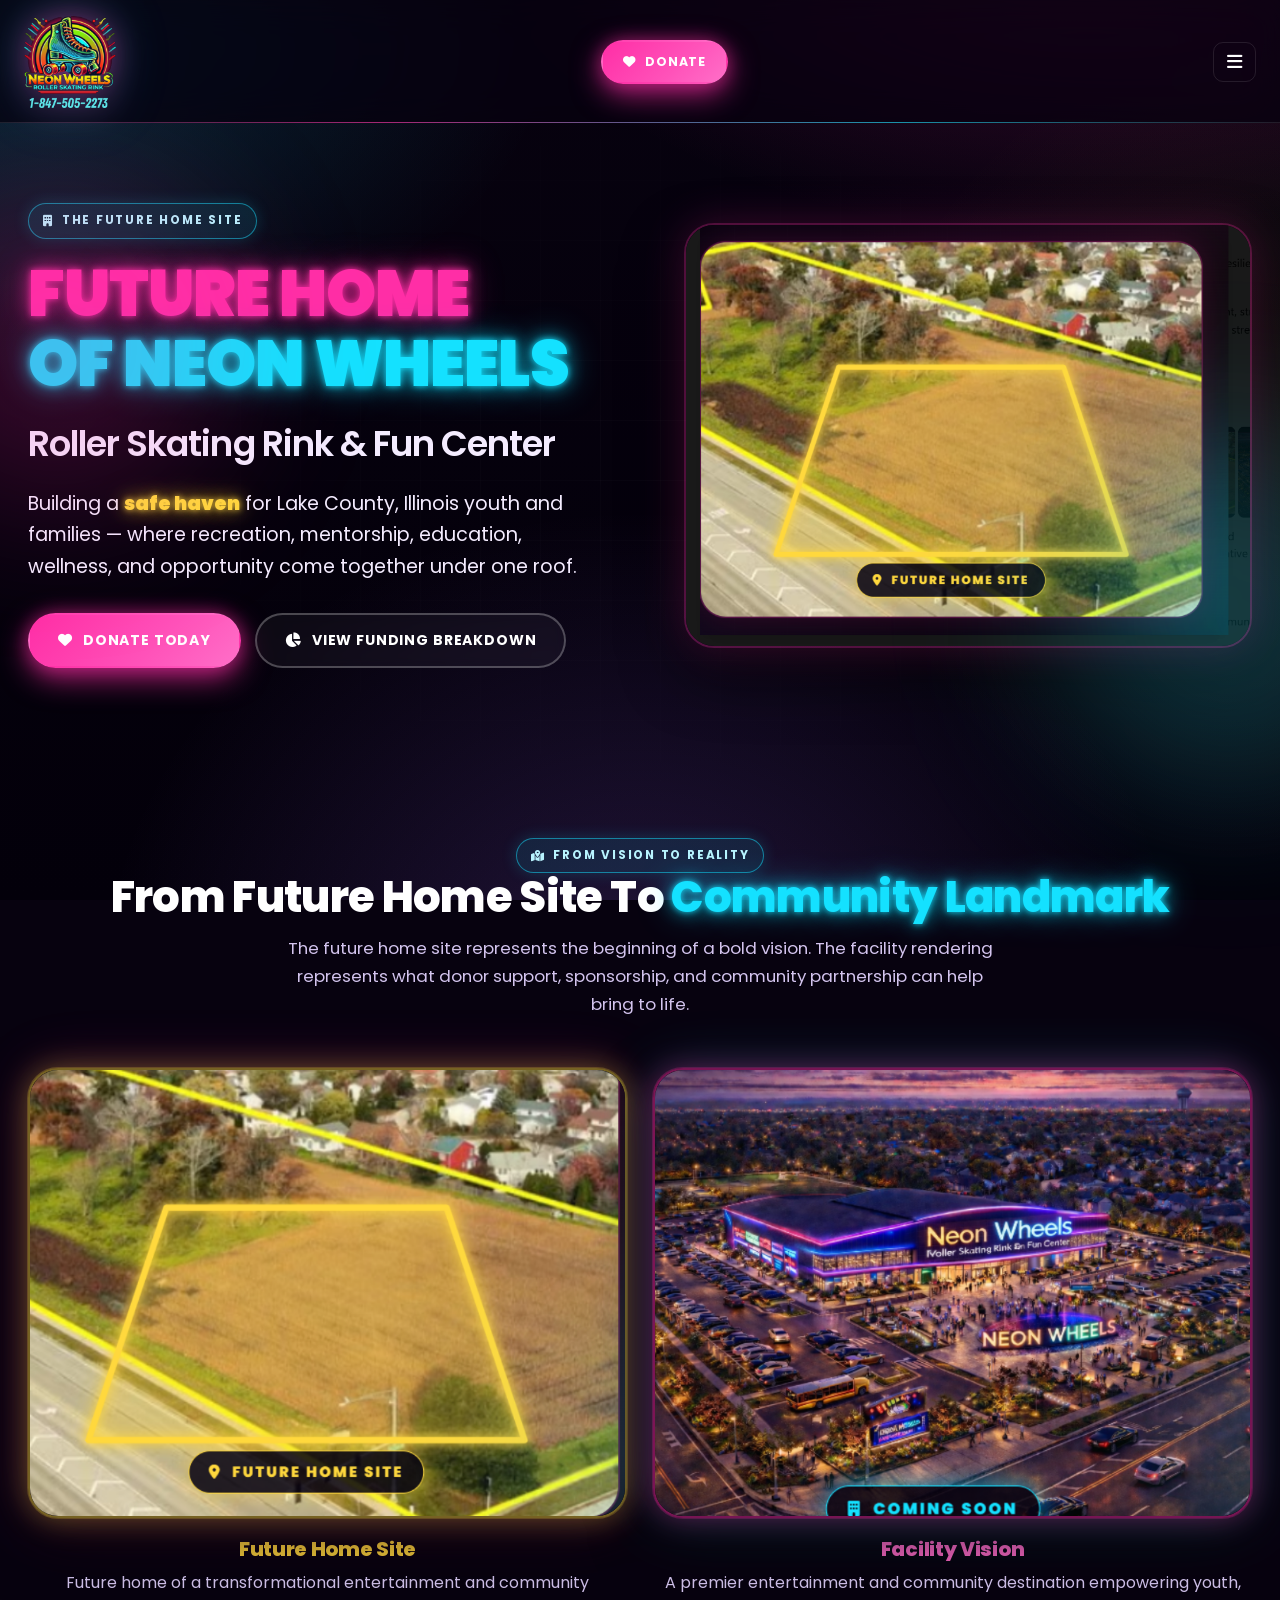
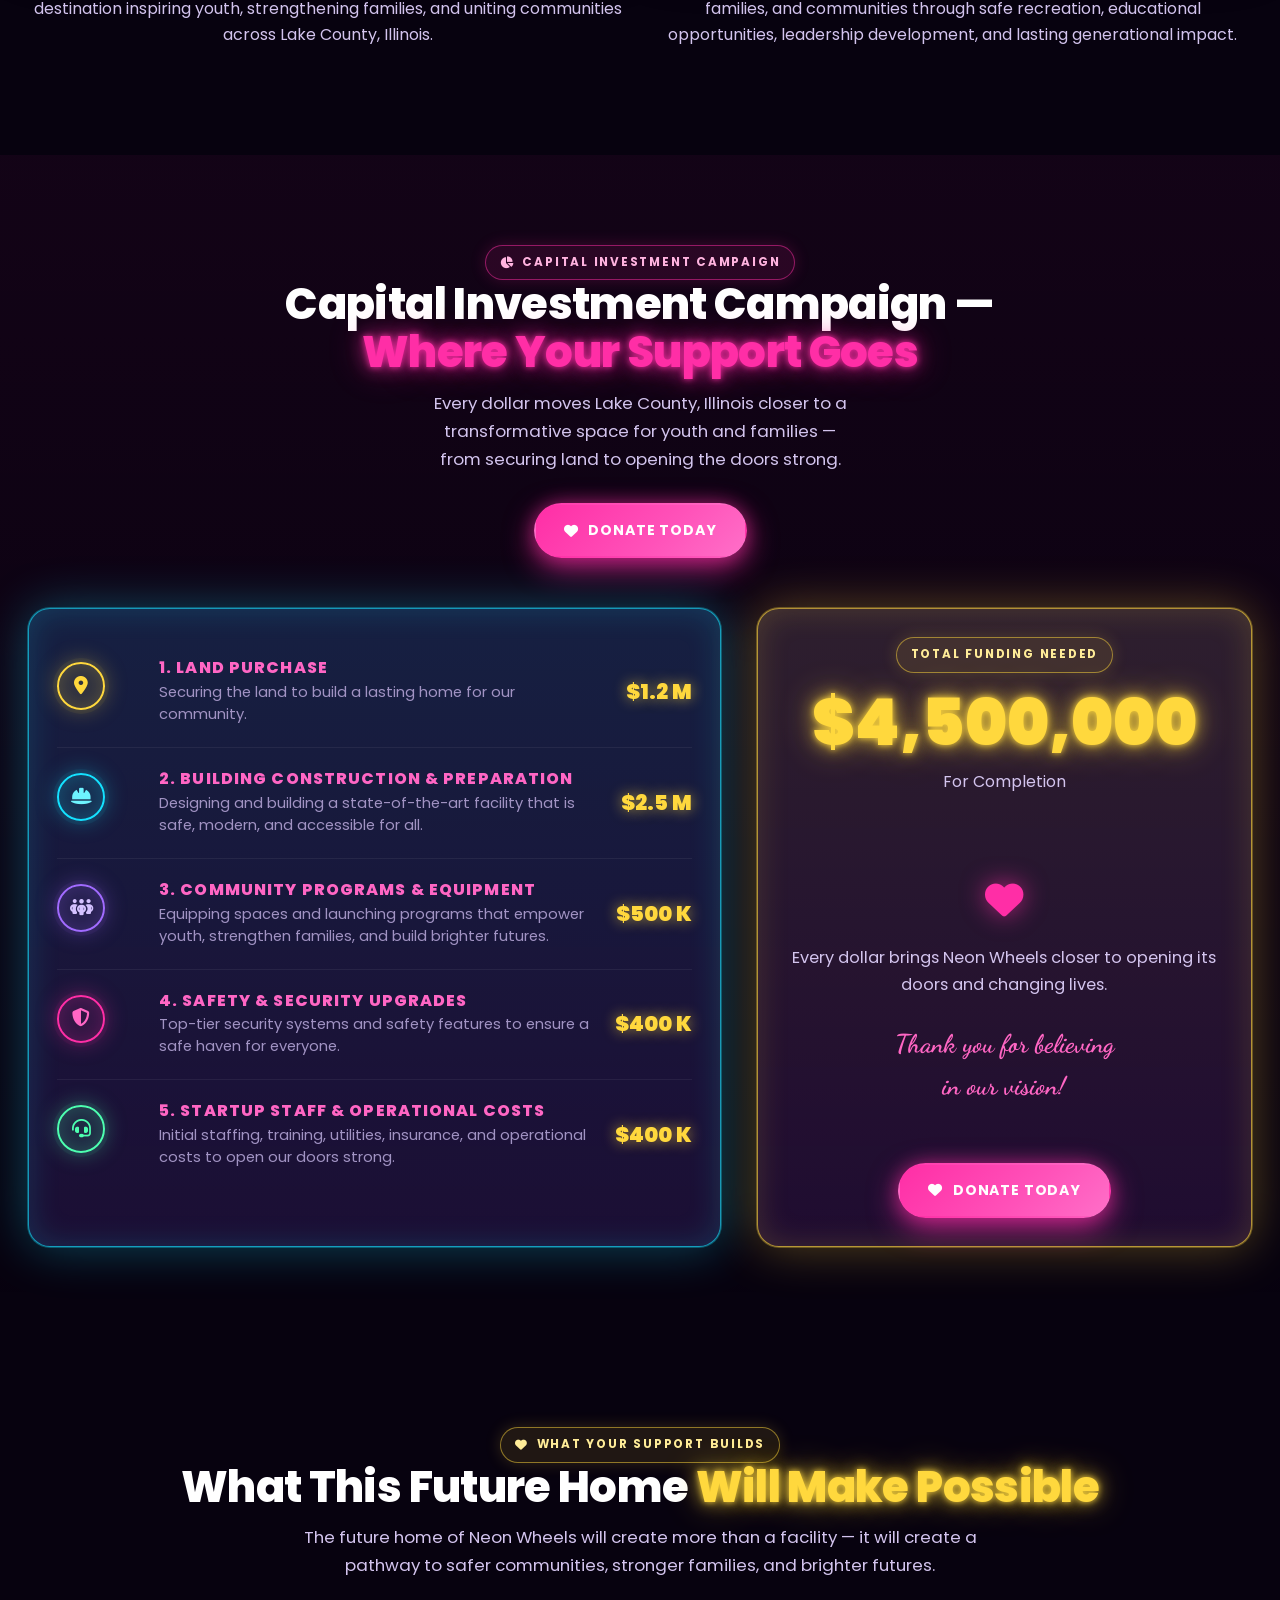
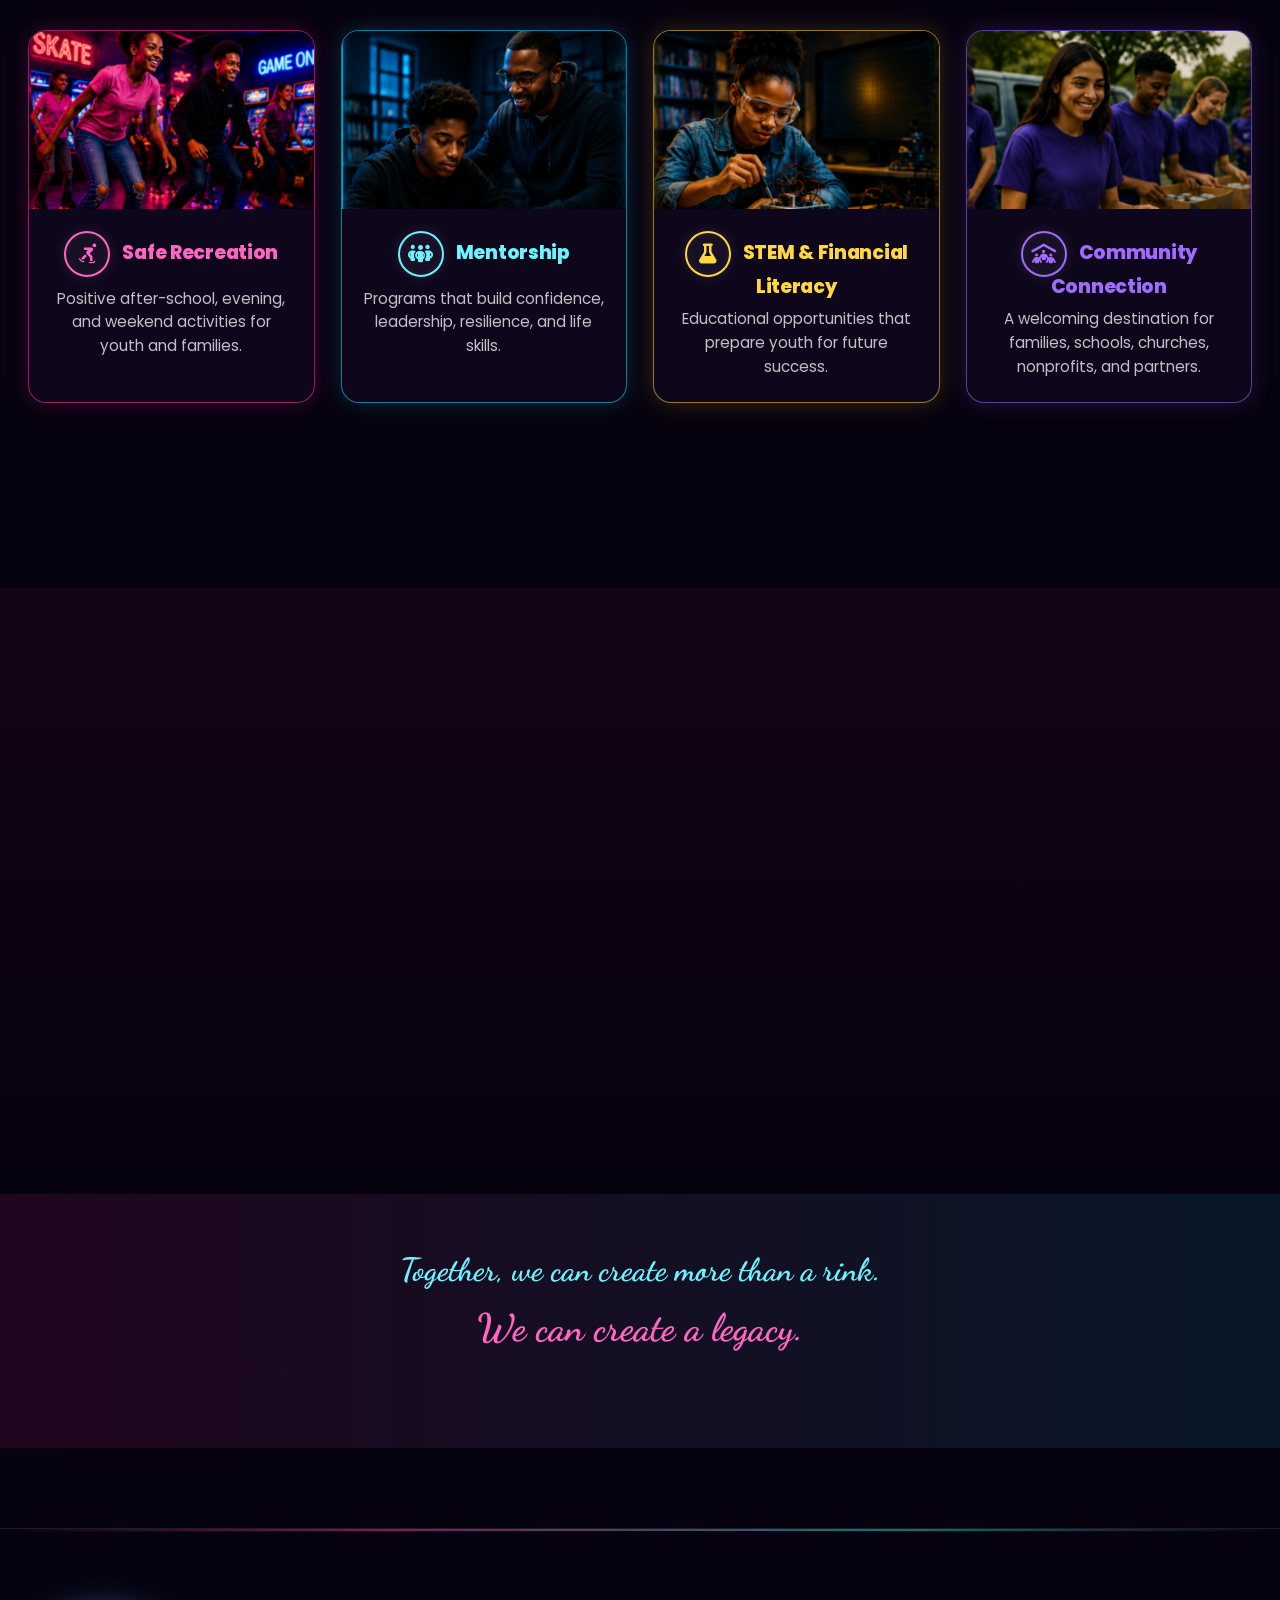
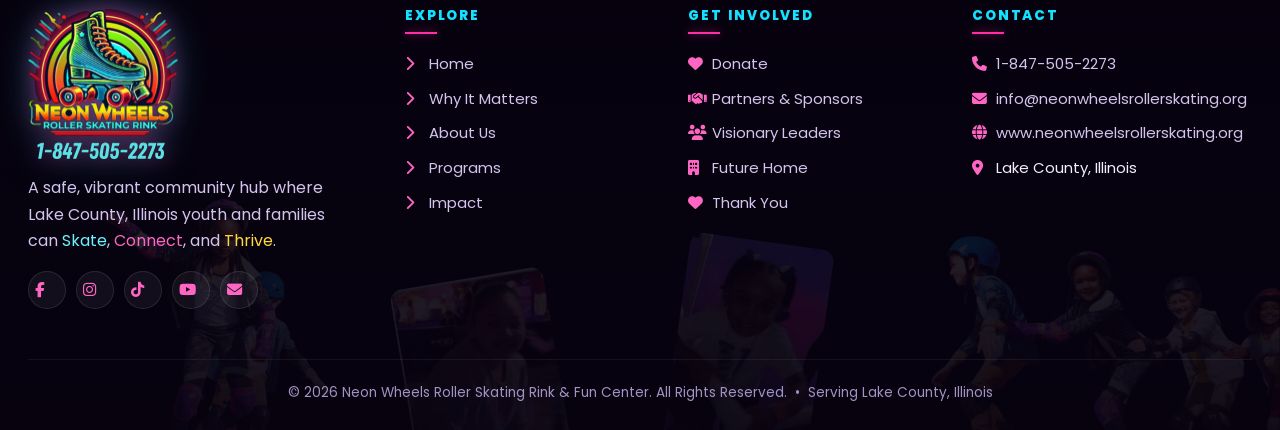
<file: future-home.html>
<!DOCTYPE html>
<html lang="en">
<head>
<meta charset="UTF-8">
<meta name="viewport" content="width=device-width, initial-scale=1.0">
<title>Future Home Site | Neon Wheels Roller Skating Rink & Fun Center</title>
<meta name="description" content="The future home of Neon Wheels — building a safe haven for Lake County, Illinois youth and families. From site to community landmark.">
<!-- ===== SEO / Social (canonical + Open Graph + Twitter) ===== -->
<link rel="canonical" href="https://www.neonwheelsrollerskating.org/future-home.html">
<meta name="robots" content="index, follow, max-image-preview:large, max-snippet:-1">
<meta name="theme-color" content="#0a0a14">
<meta name="author" content="Neon Wheels Roller Skating Rink &amp; Fun Center">
<meta property="og:type" content="website">
<meta property="og:site_name" content="Neon Wheels Roller Skating Rink &amp; Fun Center">
<meta property="og:locale" content="en_US">
<meta property="og:title" content="Future Home Site | Neon Wheels Roller Skating Rink & Fun Center">
<meta property="og:description" content="The future home of Neon Wheels — building a safe haven for Lake County, Illinois youth and families. From site to community landmark.">
<meta property="og:url" content="https://www.neonwheelsrollerskating.org/future-home.html">
<meta property="og:image" content="https://www.neonwheelsrollerskating.org/assets/images/og-cover.jpg">
<meta property="og:image:secure_url" content="https://www.neonwheelsrollerskating.org/assets/images/og-cover.jpg">
<meta property="og:image:type" content="image/jpeg">
<meta property="og:image:width" content="1200">
<meta property="og:image:height" content="630">
<meta property="og:image:alt" content="Neon Wheels Roller Skating Rink &amp; Fun Center">
<meta name="twitter:card" content="summary_large_image">
<meta name="twitter:title" content="Future Home Site | Neon Wheels Roller Skating Rink & Fun Center">
<meta name="twitter:description" content="The future home of Neon Wheels — building a safe haven for Lake County, Illinois youth and families. From site to community landmark.">
<meta name="twitter:image" content="https://www.neonwheelsrollerskating.org/assets/images/og-cover.jpg">
<meta name="twitter:image:alt" content="Neon Wheels Roller Skating Rink &amp; Fun Center">
<link rel="icon" type="image/png" href="assets/images/logo.png">
<link rel="preconnect" href="https://fonts.googleapis.com">
<link rel="preconnect" href="https://fonts.gstatic.com" crossorigin>
<link href="https://fonts.googleapis.com/css2?family=Poppins:wght@400;500;600;700;800;900&family=Dancing+Script:wght@600;700&display=swap" rel="stylesheet">
<link rel="stylesheet" href="https://cdnjs.cloudflare.com/ajax/libs/font-awesome/6.5.0/css/all.min.css">
<link rel="stylesheet" href="assets/css/styles.css">
</head>
<body>

<!-- ============= HEADER ============= -->
<header class="site-header">
  <div class="nav-wrap">
    <a class="logo-link" href="index.html"><img src="assets/images/logo.png" alt="Neon Wheels Roller Skating Rink & Fun Center"></a>
    <button class="nav-toggle" aria-label="Toggle menu"><i class="fa-solid fa-bars"></i></button>
    <ul class="nav-menu" id="nav">
      <li><a href="index.html">Home</a></li>
      <li><a href="why-neon-wheels-matters.html">Why It Matters</a></li>
      <li><a href="about.html">About Us</a></li>
      <li><a href="programs.html">Programs</a></li>
      <li><a href="impact.html">Impact</a></li>
      <li><a href="leadership.html">Leadership</a></li>
      <li><a href="future-home.html" class="active">Future Home</a></li>
      <li><a href="partners.html">Partners &amp; Sponsors</a></li>
      <li><a href="contact.html">Contact</a></li>
      <li><a href="thank-you.html">Thank You</a></li>
    </ul>
    <a href="donate.html" class="btn btn-pink btn-sm"><i class="fa-solid fa-heart"></i> Donate</a>
  </div>
</header>

<!-- ============= HERO ============= -->
<section class="hero">
  <div class="container">
    <div class="hero-grid">
      <div class="reveal">
        <span class="badge badge-cyan mb-2"><i class="fa-solid fa-building"></i> The Future Home Site</span>
        <h1>
          <span class="neon-text-pink">FUTURE HOME</span><br>
          <span class="neon-text-cyan">OF NEON WHEELS</span><br>
          <span style="font-size:0.55em; font-weight:600; color: var(--text);">Roller Skating Rink &amp; Fun Center</span>
        </h1>
        <p class="lead">Building a <strong class="neon-text-yellow" style="font-weight:900;">safe haven</strong> for Lake County, Illinois youth and families — where recreation, mentorship, education, wellness, and opportunity come together under one roof.</p>
        <div class="cta-row mt-3">
          <a class="btn btn-pink pulse" href="donate.html"><i class="fa-solid fa-heart"></i> Donate Today</a>
          <a class="btn btn-outline" href="#funding"><i class="fa-solid fa-chart-pie"></i> View Funding Breakdown</a>
        </div>
      </div>

      <div class="reveal">
        <div class="land-hero">
          <div class="hero-slide">
            <img src="assets/images/doc/futurehome-site.png" alt="Future Home Site — aerial view of the proposed Lake County, Illinois land">
          </div>
          <div class="hero-slide">
            <img src="assets/images/doc/futurehome-facility.png" alt="Neon Wheels Roller Skating Rink — facility vision rendering at night">
          </div>
        </div>
      </div>
    </div>
  </div>

  <div class="blob" style="top: 10%; left: -8%; width: 320px; height: 320px; background: rgba(255,46,166,0.20);"></div>
  <div class="blob" style="top: 50%; right: -10%; width: 360px; height: 360px; background: rgba(20,225,255,0.18);"></div>
</section>

<!-- ============= FROM SITE TO LANDMARK ============= -->
<section class="section">
  <div class="container">
    <div class="section-title reveal">
      <span class="badge badge-cyan"><i class="fa-solid fa-map-location-dot"></i> From Vision To Reality</span>
      <h2>From Future Home Site To <span class="neon-text-cyan">Community Landmark</span></h2>
      <p>The future home site represents the beginning of a bold vision. The facility rendering represents what donor support, sponsorship, and community partnership can help bring to life.</p>
    </div>

    <div class="grid grid-2">

      <div class="reveal">
        <div class="neon-frame yellow fh-preview fh-zoom">
          <img src="assets/images/doc/futurehome-site.png" alt="Future Home Site — proposed land for Neon Wheels in Lake County, Illinois">
        </div>
        <h3 class="mt-2 t-yellow t-center">Future Home Site</h3>
        <p class="t-center">Future home of a transformational entertainment and community destination inspiring youth, strengthening families, and uniting communities across Lake County, Illinois.</p>
      </div>

      <div class="reveal">
        <div class="neon-frame pink fh-preview fh-zoom">
          <img src="assets/images/doc/futurehome-facility.png" alt="Facility Vision — bold architectural rendering of the future Neon Wheels destination">
        </div>
        <h3 class="mt-2 t-pink t-center">Facility Vision</h3>
        <p class="t-center">A premier entertainment and community destination empowering youth, families, and communities through safe recreation, educational opportunities, leadership development, and lasting generational impact.</p>
      </div>

    </div>
  </div>
</section>

<!-- ============= BREAKING DOWN THE NEED ============= -->
<section class="section" id="funding" style="background: linear-gradient(180deg, rgba(255,46,166,0.05), transparent);">
  <div class="container">
    <div class="section-title reveal">
      <span class="badge badge-pink"><i class="fa-solid fa-chart-pie"></i> Capital Investment Campaign</span>
      <h2>Capital Investment Campaign —<br><span class="neon-text-pink">Where Your Support Goes</span></h2>
      <p class="t-center" style="max-width:760px; margin-left:auto; margin-right:auto;">Every dollar moves Lake County, Illinois closer to a<br>transformative space for youth and families —<br>from securing land to opening the doors strong.</p>
      <div class="cta-row mt-3" style="justify-content:center;">
        <a class="btn btn-pink pulse" href="donate.html"><i class="fa-solid fa-heart"></i> Donate Today</a>
      </div>
    </div>

    <div class="grid" style="grid-template-columns: 1.4fr 1fr; gap: 36px; align-items: stretch;">

      <div class="neon-card cyan reveal">
        <div class="need-row">
          <div><span class="icon-badge yellow sm"><i class="fa-solid fa-location-dot"></i></span></div>
          <div>
            <h3>1. Land Purchase</h3>
            <p>Securing the land to build a lasting home for our community.</p>
          </div>
          <div class="amount">$1.2 M</div>
        </div>
        <div class="need-row">
          <div><span class="icon-badge cyan sm"><i class="fa-solid fa-helmet-safety"></i></span></div>
          <div>
            <h3>2. Building Construction &amp; Preparation</h3>
            <p>Designing and building a state-of-the-art facility that is safe, modern, and accessible for all.</p>
          </div>
          <div class="amount">$2.5 M</div>
        </div>
        <div class="need-row">
          <div><span class="icon-badge purple sm"><i class="fa-solid fa-people-group"></i></span></div>
          <div>
            <h3>3. Community Programs &amp; Equipment</h3>
            <p>Equipping spaces and launching programs that empower youth, strengthen families, and build brighter futures.</p>
          </div>
          <div class="amount">$500 K</div>
        </div>
        <div class="need-row">
          <div><span class="icon-badge sm"><i class="fa-solid fa-shield-halved"></i></span></div>
          <div>
            <h3>4. Safety &amp; Security Upgrades</h3>
            <p>Top-tier security systems and safety features to ensure a safe haven for everyone.</p>
          </div>
          <div class="amount">$400 K</div>
        </div>
        <div class="need-row">
          <div><span class="icon-badge green sm"><i class="fa-solid fa-headset"></i></span></div>
          <div>
            <h3>5. Startup Staff &amp; Operational Costs</h3>
            <p>Initial staffing, training, utilities, insurance, and operational costs to open our doors strong.</p>
          </div>
          <div class="amount">$400 K</div>
        </div>
      </div>

      <div class="neon-card yellow reveal" style="display:flex; flex-direction:column; justify-content:center; text-align:center;">
        <span class="badge badge-yellow" style="margin: 0 auto 18px;">Total Funding Needed</span>
        <div style="font-size: clamp(2.6rem, 5vw, 4rem); font-weight: 900; line-height: 1; margin-bottom: 14px;" class="neon-text-yellow">$4,500,000</div>
        <p class="t-soft">For Completion</p>

        <hr class="neon-divider small">

        <div style="font-size: 2.4rem; color: var(--pink); text-shadow: 0 0 24px var(--pink-glow); margin: 12px 0;">
          <i class="fa-solid fa-heart"></i>
        </div>
        <p style="font-size:1.02rem;">Every dollar brings Neon Wheels closer to opening its doors and changing lives.</p>
        <p class="script t-pink" style="font-size:1.6rem; margin-top:8px;">Thank you for believing<br>in our vision!</p>
        <div class="cta-row mt-3" style="justify-content:center;">
          <a class="btn btn-pink pulse" href="donate.html"><i class="fa-solid fa-heart"></i> Donate Today</a>
        </div>
      </div>
    </div>
  </div>
</section>

<!-- ============= WHAT THIS WILL MAKE POSSIBLE ============= -->
<section class="section">
  <div class="container">
    <div class="section-title reveal">
      <span class="badge badge-yellow"><i class="fa-solid fa-heart"></i> What Your Support Builds</span>
      <h2>What This Future Home <span class="neon-text-yellow">Will Make Possible</span></h2>
      <p>The future home of Neon Wheels will create more than a facility — it will create a pathway to safer communities, stronger families, and brighter futures.</p>
    </div>

    <div class="grid grid-4">
      <div class="photo-card pink reveal">
        <div class="pc-media">
          <img src="assets/images/future-safe-rec.png" alt="Kids skating beneath a SKATE / GAME ON neon sign">
        </div>
        <div class="pc-body t-center">
          <h3 class="t-pink"><i class="fa-solid fa-person-skating pc-title-icon"></i>Safe Recreation</h3>
          <p>Positive after-school, evening, and weekend activities for youth and families.</p>
        </div>
      </div>
      <div class="photo-card cyan reveal">
        <div class="pc-media">
          <img src="assets/images/future-mentorship.png" alt="A mentor helping a young man with his homework">
        </div>
        <div class="pc-body t-center">
          <h3 class="t-cyan"><i class="fa-solid fa-people-group pc-title-icon"></i>Mentorship</h3>
          <p>Programs that build confidence, leadership, resilience, and life skills.</p>
        </div>
      </div>
      <div class="photo-card yellow reveal">
        <div class="pc-media">
          <img src="assets/images/future-stem.png" alt="A young woman working on a robotics project under STEM neon">
        </div>
        <div class="pc-body t-center">
          <h3 class="t-yellow"><i class="fa-solid fa-flask pc-title-icon"></i>STEM &amp; Financial Literacy</h3>
          <p>Educational opportunities that prepare youth for future success.</p>
        </div>
      </div>
      <div class="photo-card purple reveal">
        <div class="pc-media">
          <img src="assets/images/future-community.png" alt="A young volunteer with a box of donated supplies at a community event">
        </div>
        <div class="pc-body t-center">
          <h3 class="t-purple"><i class="fa-solid fa-people-roof pc-title-icon"></i>Community Connection</h3>
          <p>A welcoming destination for families, schools, churches, nonprofits, and partners.</p>
        </div>
      </div>
    </div>

    <div class="t-center mt-4 reveal">
      <a class="btn btn-pink pulse" href="donate.html"><i class="fa-solid fa-heart"></i> Donate Today</a>
    </div>
  </div>
</section>

<!-- ============= HELP BUILD CTA ============= -->
<section class="section" style="background: linear-gradient(180deg, rgba(255,46,166,0.06), transparent);">
  <div class="container">
    <div class="grid" style="grid-template-columns: 0.7fr 1.3fr 0.7fr; gap: 36px; align-items: center;">

      <div class="t-center reveal">
        <div class="neon-frame pink" style="max-width:260px; margin:0 auto;">
          <img src="assets/images/future-skate-connect.png" alt="Kids skating together at Neon Wheels">
        </div>
      </div>

      <div class="t-center reveal">
        <h2>Help Build The <span class="neon-text-pink">Future Home</span></h2>
        <p class="text-lg">Every gift, sponsorship, and partnership brings Neon Wheels closer to opening its doors and creating life-changing opportunities for youth and families across Lake County, Illinois.</p>
        <div class="grid grid-2" style="gap:10px; text-align:left; max-width:520px; margin:14px auto 0;">
          <div><i class="fa-solid fa-shield-halved t-cyan"></i> Provides a safe haven for youth</div>
          <div><i class="fa-solid fa-briefcase t-pink"></i> Creates programs &amp; jobs</div>
          <div><i class="fa-solid fa-heart t-yellow"></i> Strengthens families</div>
          <div><i class="fa-solid fa-heart t-purple"></i> Builds brighter futures</div>
        </div>
        <div class="cta-row mt-3" style="justify-content:center;">
          <a class="btn btn-pink" href="donate.html"><i class="fa-solid fa-heart"></i> Donate Today</a>
          <a class="btn btn-outline" href="partners.html"><i class="fa-solid fa-handshake"></i> Partner With Us</a>
        </div>
      </div>

      <div class="reveal">
        <div class="heart-box">
          <p class="script t-pink" style="font-size:1.4rem; margin:0;">Your generosity today builds a stronger tomorrow.</p>
          <p class="t-yellow" style="font-weight:800; margin:8px 0 0;">Thank you!</p>
        </div>
      </div>
    </div>
  </div>
</section>

<!-- ============= LEGACY STRIP ============= -->
<section class="section-sm" style="background: linear-gradient(90deg, rgba(255,46,166,0.10), rgba(20,225,255,0.10));">
  <div class="container t-center reveal">
    <p class="script t-cyan" style="font-size:2rem; margin-bottom:0;">Together, we can create more than a rink.</p>
    <p class="script t-pink" style="font-size:2.4rem;">We can create a legacy.</p>
  </div>
</section>

<!-- ============= FOOTER ============= -->
<footer class="site-footer">
  <div class="container">
    <div class="footer-grid">
      <div class="footer-logo">
        <img src="assets/images/logo.png" alt="Neon Wheels">
        <p>A safe, vibrant community hub where Lake County, Illinois youth and families can <span class="t-cyan">Skate</span>, <span class="t-pink">Connect</span>, and <span class="t-yellow">Thrive</span>.</p>
        <div class="social-row">
          <span><i class="fa-brands fa-facebook-f"></i></span>
          <span><i class="fa-brands fa-instagram"></i></span>
          <span><i class="fa-brands fa-tiktok"></i></span>
          <span><i class="fa-brands fa-youtube"></i></span>
          <span><i class="fa-solid fa-envelope"></i></span>
        </div>
      </div>
      <div>
        <h4>Explore</h4>
        <ul>
          <li><a href="index.html"><i class="fa-solid fa-chevron-right"></i>Home</a></li>
          <li><a href="why-neon-wheels-matters.html"><i class="fa-solid fa-chevron-right"></i>Why It Matters</a></li>
          <li><a href="about.html"><i class="fa-solid fa-chevron-right"></i>About Us</a></li>
          <li><a href="programs.html"><i class="fa-solid fa-chevron-right"></i>Programs</a></li>
          <li><a href="impact.html"><i class="fa-solid fa-chevron-right"></i>Impact</a></li>
        </ul>
      </div>
      <div>
        <h4>Get Involved</h4>
        <ul>
          <li><a href="donate.html"><i class="fa-solid fa-heart"></i>Donate</a></li>
          <li><a href="partners.html"><i class="fa-solid fa-handshake"></i>Partners &amp; Sponsors</a></li>
          <li><a href="leadership.html"><i class="fa-solid fa-users"></i>Visionary Leaders</a></li>
          <li><a href="future-home.html"><i class="fa-solid fa-building"></i>Future Home</a></li>
          <li><a href="thank-you.html"><i class="fa-solid fa-heart"></i>Thank You</a></li>
        </ul>
      </div>
      <div>
        <h4>Contact</h4>
        <ul>
          <li><i class="fa-solid fa-phone"></i><a href="tel:+18475052273">1-847-505-2273</a></li>
          <li><i class="fa-solid fa-envelope"></i><a href="mailto:info@neonwheelsrollerskating.org">info@neonwheelsrollerskating.org</a></li>
          <li><i class="fa-solid fa-globe"></i><a href="https://www.neonwheelsrollerskating.org">www.neonwheelsrollerskating.org</a></li>
          <li><i class="fa-solid fa-location-dot"></i>Lake County, Illinois</li>
        </ul>
      </div>
    </div>
    <div class="footer-copy">
      © 2026 Neon Wheels Roller Skating Rink &amp; Fun Center. All Rights Reserved. &nbsp;•&nbsp; Serving Lake County, Illinois
    </div>
  </div>
</footer>

<script src="assets/js/main.js"></script>
</body>
</html>
</file>
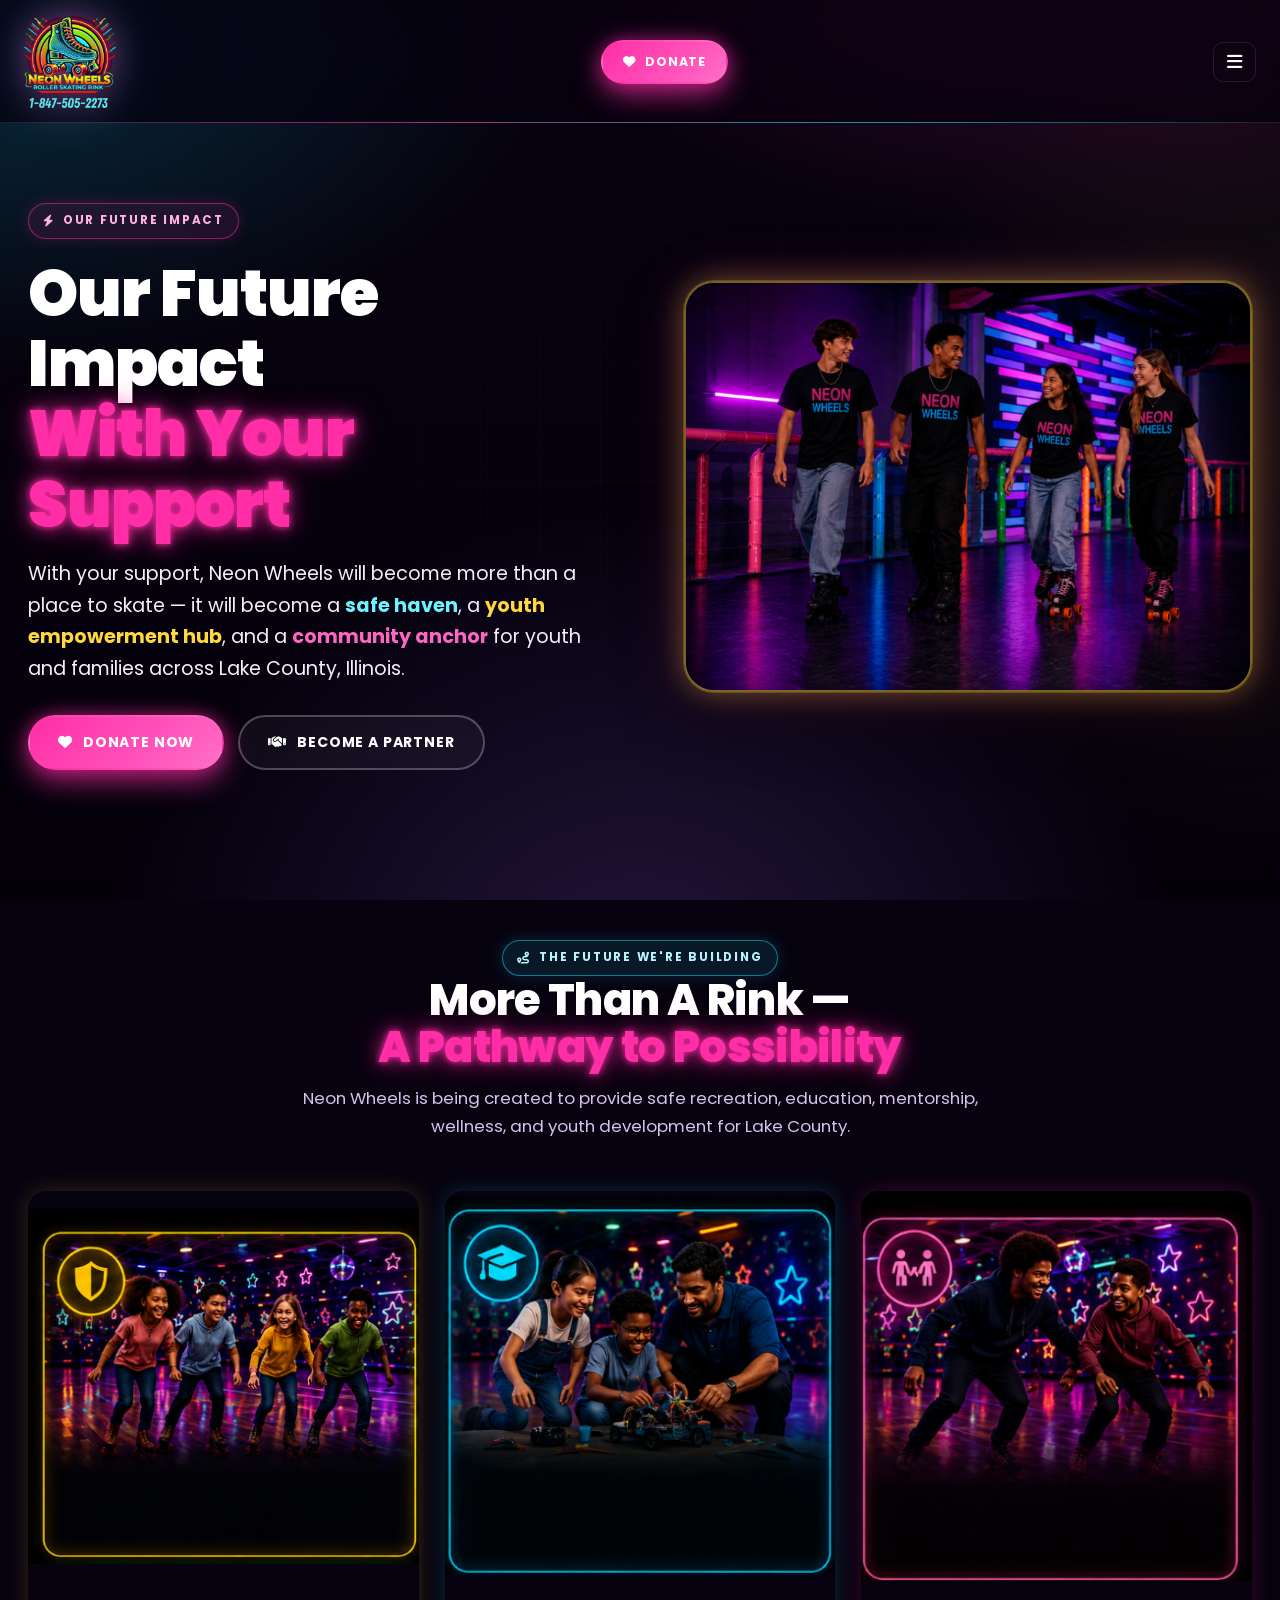
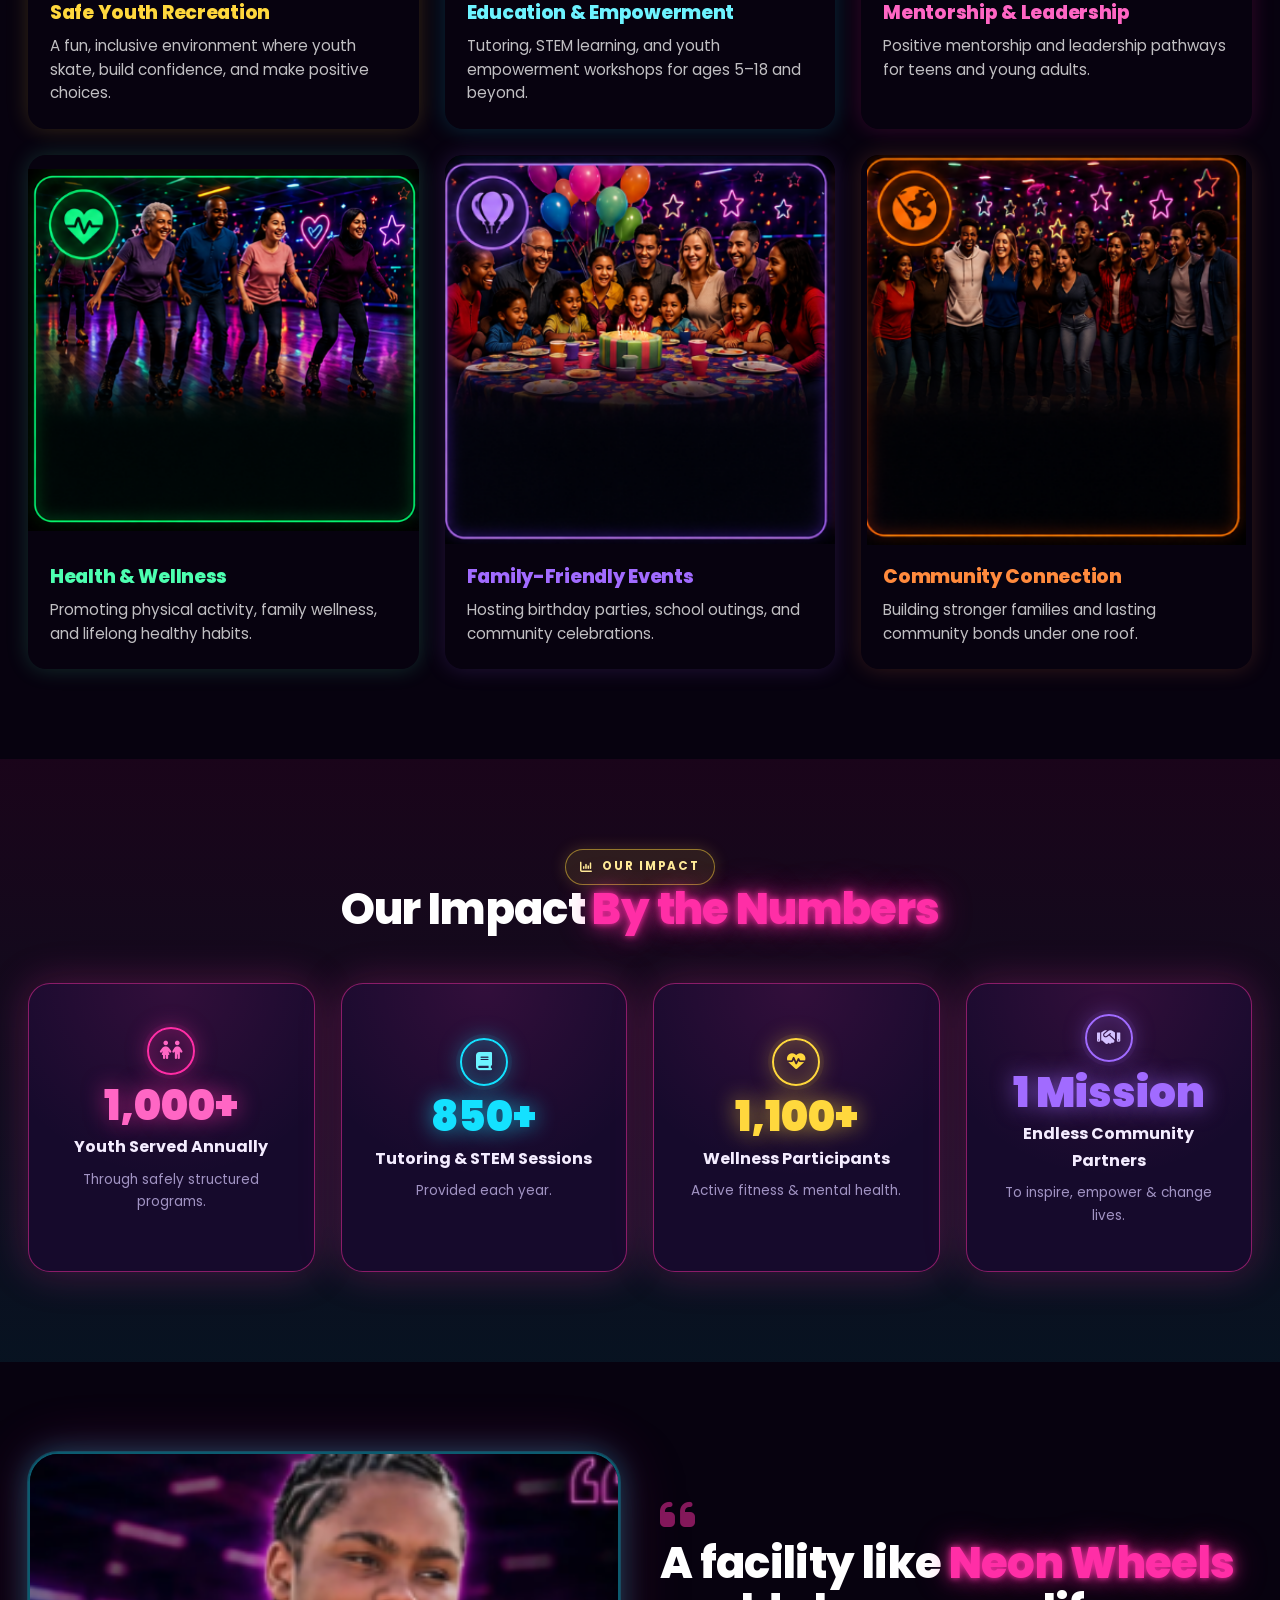
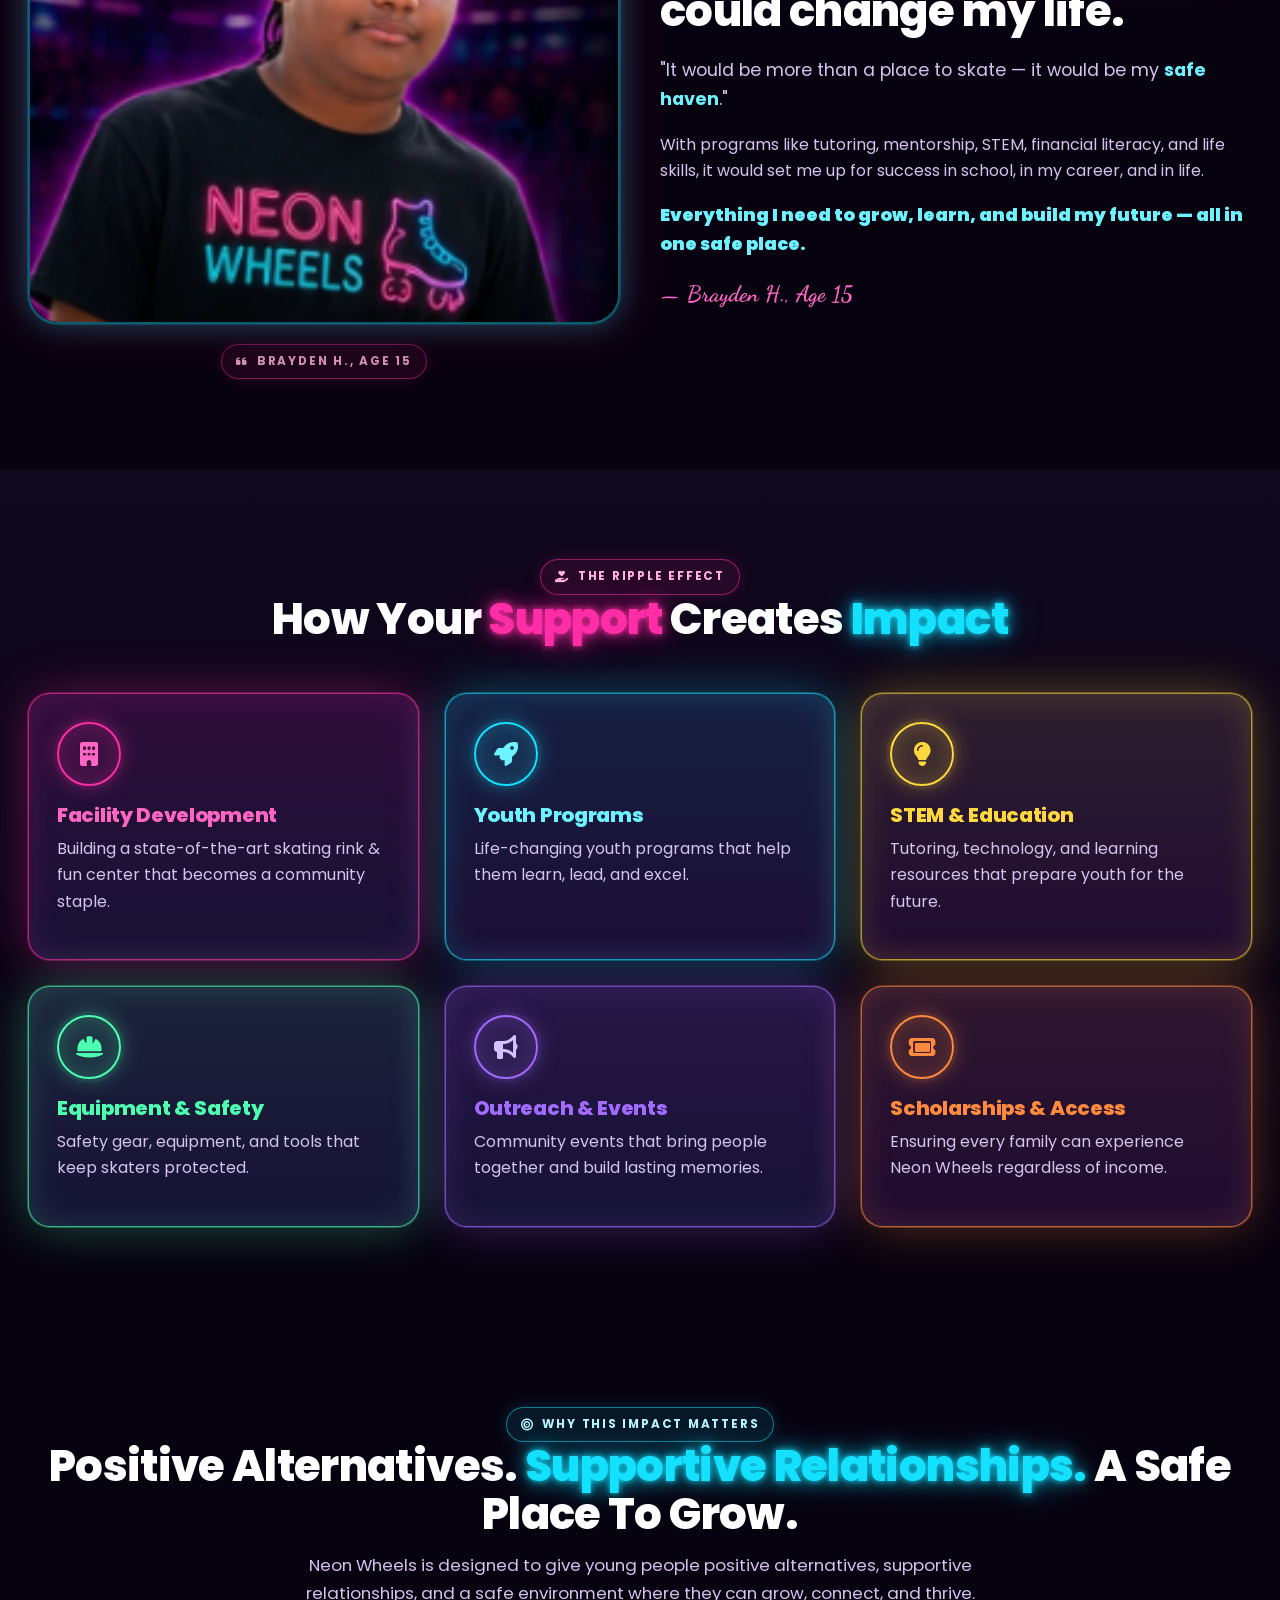
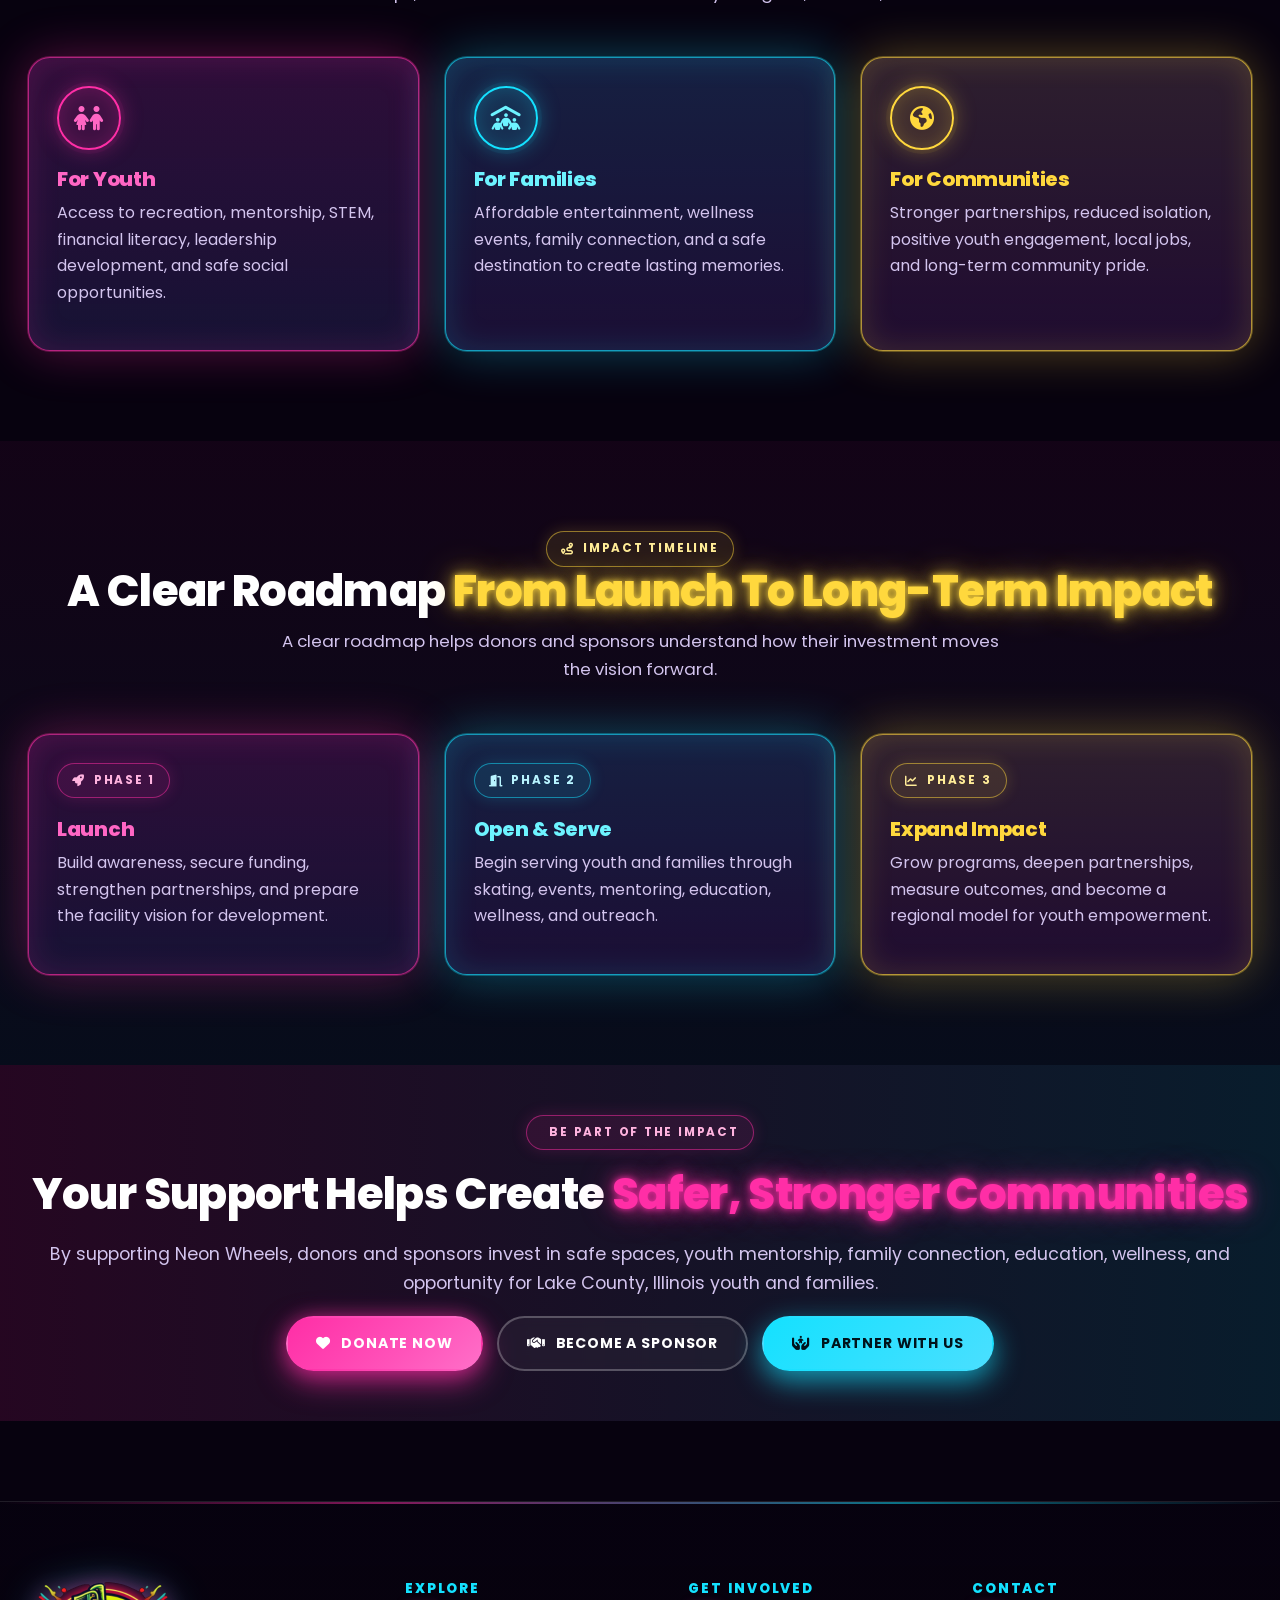
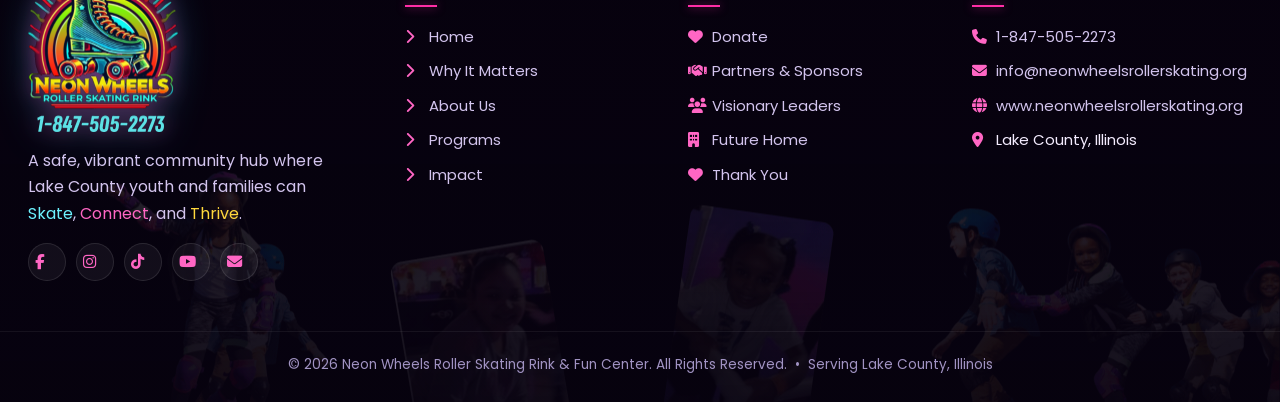
<file: impact.html>
<!DOCTYPE html>
<html lang="en">
<head>
<meta charset="UTF-8">
<meta name="viewport" content="width=device-width, initial-scale=1.0">
<title>Our Impact | Neon Wheels Roller Skating Rink & Fun Center</title>
<meta name="description" content="Our future impact with your support — youth empowerment, safety, mentorship, and brighter futures for Lake County, Illinois.">
<!-- ===== SEO / Social (canonical + Open Graph + Twitter) ===== -->
<link rel="canonical" href="https://www.neonwheelsrollerskating.org/impact.html">
<meta name="robots" content="index, follow, max-image-preview:large, max-snippet:-1">
<meta name="theme-color" content="#0a0a14">
<meta name="author" content="Neon Wheels Roller Skating Rink &amp; Fun Center">
<meta property="og:type" content="website">
<meta property="og:site_name" content="Neon Wheels Roller Skating Rink &amp; Fun Center">
<meta property="og:locale" content="en_US">
<meta property="og:title" content="Our Impact | Neon Wheels Roller Skating Rink & Fun Center">
<meta property="og:description" content="Our future impact with your support — youth empowerment, safety, mentorship, and brighter futures for Lake County, Illinois.">
<meta property="og:url" content="https://www.neonwheelsrollerskating.org/impact.html">
<meta property="og:image" content="https://www.neonwheelsrollerskating.org/assets/images/og-cover.jpg">
<meta property="og:image:secure_url" content="https://www.neonwheelsrollerskating.org/assets/images/og-cover.jpg">
<meta property="og:image:type" content="image/jpeg">
<meta property="og:image:width" content="1200">
<meta property="og:image:height" content="630">
<meta property="og:image:alt" content="Neon Wheels Roller Skating Rink &amp; Fun Center">
<meta name="twitter:card" content="summary_large_image">
<meta name="twitter:title" content="Our Impact | Neon Wheels Roller Skating Rink & Fun Center">
<meta name="twitter:description" content="Our future impact with your support — youth empowerment, safety, mentorship, and brighter futures for Lake County, Illinois.">
<meta name="twitter:image" content="https://www.neonwheelsrollerskating.org/assets/images/og-cover.jpg">
<meta name="twitter:image:alt" content="Neon Wheels Roller Skating Rink &amp; Fun Center">
<link rel="icon" type="image/png" href="assets/images/logo.png">
<link rel="preconnect" href="https://fonts.googleapis.com">
<link rel="preconnect" href="https://fonts.gstatic.com" crossorigin>
<link href="https://fonts.googleapis.com/css2?family=Poppins:wght@400;500;600;700;800;900&family=Dancing+Script:wght@600;700&display=swap" rel="stylesheet">
<link rel="stylesheet" href="https://cdnjs.cloudflare.com/ajax/libs/font-awesome/6.5.0/css/all.min.css">
<link rel="stylesheet" href="assets/css/styles.css">
</head>
<body>

<header class="site-header">
  <div class="nav-wrap">
    <a class="logo-link" href="index.html"><img src="assets/images/logo.png" alt="Neon Wheels"></a>
    <button class="nav-toggle" aria-label="Toggle menu"><i class="fa-solid fa-bars"></i></button>
    <ul class="nav-menu" id="nav">
      <li><a href="index.html">Home</a></li>
      <li><a href="why-neon-wheels-matters.html">Why It Matters</a></li>
      <li><a href="about.html">About Us</a></li>
      <li><a href="programs.html">Programs</a></li>
      <li><a href="impact.html" class="active">Impact</a></li>
      <li><a href="leadership.html">Leadership</a></li>
      <li><a href="future-home.html">Future Home</a></li>
      <li><a href="partners.html">Partners &amp; Sponsors</a></li>
      <li><a href="contact.html">Contact</a></li>
      <li><a href="thank-you.html">Thank You</a></li>
    </ul>
    <a href="donate.html" class="btn btn-pink btn-sm"><i class="fa-solid fa-heart"></i> Donate</a>
  </div>
</header>

<!-- HERO -->
<section class="hero">
  <div class="container">
    <div class="hero-grid">
      <div class="reveal">
        <span class="badge badge-pink mb-2"><i class="fa-solid fa-bolt"></i> Our Future Impact</span>
        <h1>Our Future Impact<br><span class="neon-text-pink">With Your Support</span></h1>
        <p class="lead">With your support, Neon Wheels will become more than a place to skate — it will become a <strong class="t-cyan">safe haven</strong>, a <strong class="t-yellow">youth empowerment hub</strong>, and a <strong class="t-pink">community anchor</strong> for youth and families across Lake County, Illinois.</p>
        <div class="cta-row mt-3">
          <a class="btn btn-pink" href="donate.html"><i class="fa-solid fa-heart"></i> Donate Now</a>
          <a class="btn btn-outline" href="partners.html"><i class="fa-solid fa-handshake"></i> Become a Partner</a>
        </div>
      </div>
      <div class="reveal">
        <div class="neon-frame yellow">
          <img src="assets/images/impact-hero.png" alt="Four young people in Neon Wheels shirts skating together as a team">
        </div>
      </div>
    </div>
  </div>
</section>

<!-- PATHWAY TO POSSIBILITY -->
<section class="section">
  <div class="container">
    <div class="section-title reveal">
      <span class="badge badge-cyan"><i class="fa-solid fa-route"></i> The Future We're Building</span>
      <h2>More Than A Rink —<br><span class="neon-text-pink">A Pathway to Possibility</span></h2>
      <p>Neon Wheels is being created to provide safe recreation, education, mentorship, wellness, and youth development for Lake County.</p>
    </div>

    <div class="grid grid-3 impact-cards">
      <div class="photo-card yellow reveal">
        <div class="pc-media pc-media-full">
          <img src="assets/images/impact-safe-rec.png" alt="Four young kids skating together on the neon-lit rink">
        </div>
        <div class="pc-body">
          <h3 class="t-yellow">Safe Youth Recreation</h3>
          <p>A fun, inclusive environment where youth skate, build confidence, and make positive choices.</p>
        </div>
      </div>
      <div class="photo-card cyan reveal">
        <div class="pc-media pc-media-full">
          <img src="assets/images/impact-education.png" alt="A father and two kids learning with a STEM robotics kit">
        </div>
        <div class="pc-body">
          <h3 class="t-cyan">Education &amp; Empowerment</h3>
          <p>Tutoring, STEM learning, and youth empowerment workshops for ages 5–18 and beyond.</p>
        </div>
      </div>
      <div class="photo-card pink reveal">
        <div class="pc-media pc-media-full">
          <img src="assets/images/impact-mentorship.png" alt="Two young men laughing and dancing under neon hearts">
        </div>
        <div class="pc-body">
          <h3 class="t-pink">Mentorship &amp; Leadership</h3>
          <p>Positive mentorship and leadership pathways for teens and young adults.</p>
        </div>
      </div>
      <div class="photo-card green reveal">
        <div class="pc-media pc-media-full">
          <img src="assets/images/impact-wellness.png" alt="Multi-generation adults skating together at a wellness night">
        </div>
        <div class="pc-body">
          <h3 style="color:var(--green);">Health &amp; Wellness</h3>
          <p>Promoting physical activity, family wellness, and lifelong healthy habits.</p>
        </div>
      </div>
      <div class="photo-card purple reveal">
        <div class="pc-media pc-media-full">
          <img src="assets/images/impact-family-events.png" alt="Families celebrating a birthday party together at Neon Wheels">
        </div>
        <div class="pc-body">
          <h3 class="t-purple">Family-Friendly Events</h3>
          <p>Hosting birthday parties, school outings, and community celebrations.</p>
        </div>
      </div>
      <div class="photo-card orange reveal">
        <div class="pc-media pc-media-full">
          <img src="assets/images/impact-community.png" alt="A large group photo of community members at Neon Wheels">
        </div>
        <div class="pc-body">
          <h3 style="color:var(--orange);">Community Connection</h3>
          <p>Building stronger families and lasting community bonds under one roof.</p>
        </div>
      </div>
    </div>
  </div>
</section>

<!-- IMPACT BY NUMBERS -->
<section class="section" style="background: linear-gradient(180deg, rgba(255,46,166,0.08), rgba(20,225,255,0.08));">
  <div class="container">
    <div class="section-title reveal">
      <span class="badge badge-yellow"><i class="fa-solid fa-chart-column"></i> Our Impact</span>
      <h2>Our Impact <span class="neon-text-pink">By the Numbers</span></h2>
    </div>
    <div class="grid grid-4">
      <div class="stat-card reveal">
        <span class="icon-badge sm" style="margin: 0 auto 10px;"><i class="fa-solid fa-children"></i></span>
        <div class="stat-num pink">1,000+</div>
        <div class="stat-label">Youth Served Annually</div>
        <p class="t-mute" style="font-size:0.85rem;">Through safely structured programs.</p>
      </div>
      <div class="stat-card reveal">
        <span class="icon-badge cyan sm" style="margin: 0 auto 10px;"><i class="fa-solid fa-book"></i></span>
        <div class="stat-num">850+</div>
        <div class="stat-label">Tutoring &amp; STEM Sessions</div>
        <p class="t-mute" style="font-size:0.85rem;">Provided each year.</p>
      </div>
      <div class="stat-card reveal">
        <span class="icon-badge yellow sm" style="margin: 0 auto 10px;"><i class="fa-solid fa-heart-pulse"></i></span>
        <div class="stat-num yellow">1,100+</div>
        <div class="stat-label">Wellness Participants</div>
        <p class="t-mute" style="font-size:0.85rem;">Active fitness &amp; mental health.</p>
      </div>
      <div class="stat-card reveal">
        <span class="icon-badge purple sm" style="margin: 0 auto 10px;"><i class="fa-solid fa-handshake"></i></span>
        <div class="stat-num purple">1 Mission</div>
        <div class="stat-label">Endless Community Partners</div>
        <p class="t-mute" style="font-size:0.85rem;">To inspire, empower &amp; change lives.</p>
      </div>
    </div>
  </div>
</section>

<!-- BRAYDEN TESTIMONIAL -->
<section class="section">
  <div class="container">
    <div class="grid grid-2" style="gap: 40px; align-items: center;">
      <div class="reveal">
        <div class="neon-frame">
          <img src="assets/images/doc/impact-brayden.png" alt="Brayden H., age 15 — youth wearing a Neon Wheels shirt">
        </div>
        <div class="t-center mt-2">
          <span class="badge badge-pink"><i class="fa-solid fa-quote-left"></i> Brayden H., Age 15</span>
        </div>
      </div>
      <div class="reveal">
        <i class="fa-solid fa-quote-left" style="color:var(--pink); font-size:2.5rem; opacity:0.5;"></i>
        <h2>A facility like <span class="neon-text-pink">Neon Wheels</span><br>could change my life.</h2>
        <p class="text-lg">"It would be more than a place to skate — it would be my <strong class="t-cyan">safe haven</strong>."</p>
        <p>With programs like tutoring, mentorship, STEM, financial literacy, and life skills, it would set me up for success in school, in my career, and in life.</p>
        <p class="t-cyan fw-900 text-lg">Everything I need to grow, learn, and build my future — all in one safe place.</p>
        <p class="script t-pink" style="font-size:1.4rem; margin-top:8px;">— Brayden H., Age 15</p>
      </div>
    </div>
  </div>
</section>

<!-- HOW SUPPORT CREATES IMPACT -->
<section class="section" style="background: linear-gradient(180deg, rgba(161,107,255,0.06), transparent);">
  <div class="container">
    <div class="section-title reveal">
      <span class="badge badge-pink"><i class="fa-solid fa-hand-holding-heart"></i> The Ripple Effect</span>
      <h2>How Your <span class="neon-text-pink">Support</span> Creates <span class="neon-text-cyan">Impact</span></h2>
    </div>
    <div class="grid grid-3">
      <div class="neon-card reveal">
        <span class="icon-badge"><i class="fa-solid fa-building"></i></span>
        <h3 class="t-pink">Facility Development</h3>
        <p>Building a state-of-the-art skating rink &amp; fun center that becomes a community staple.</p>
      </div>
      <div class="neon-card cyan reveal">
        <span class="icon-badge cyan"><i class="fa-solid fa-rocket"></i></span>
        <h3 class="t-cyan">Youth Programs</h3>
        <p>Life-changing youth programs that help them learn, lead, and excel.</p>
      </div>
      <div class="neon-card yellow reveal">
        <span class="icon-badge yellow"><i class="fa-solid fa-lightbulb"></i></span>
        <h3 class="t-yellow">STEM &amp; Education</h3>
        <p>Tutoring, technology, and learning resources that prepare youth for the future.</p>
      </div>
      <div class="neon-card green reveal">
        <span class="icon-badge green"><i class="fa-solid fa-helmet-safety"></i></span>
        <h3 style="color:var(--green);">Equipment &amp; Safety</h3>
        <p>Safety gear, equipment, and tools that keep skaters protected.</p>
      </div>
      <div class="neon-card purple reveal">
        <span class="icon-badge purple"><i class="fa-solid fa-bullhorn"></i></span>
        <h3 class="t-purple">Outreach &amp; Events</h3>
        <p>Community events that bring people together and build lasting memories.</p>
      </div>
      <div class="neon-card orange reveal">
        <span class="icon-badge orange"><i class="fa-solid fa-ticket"></i></span>
        <h3 style="color:var(--orange);">Scholarships &amp; Access</h3>
        <p>Ensuring every family can experience Neon Wheels regardless of income.</p>
      </div>
    </div>
  </div>
</section>

<!-- WHY THIS IMPACT MATTERS -->
<section class="section">
  <div class="container">
    <div class="section-title reveal">
      <span class="badge badge-cyan"><i class="fa-solid fa-bullseye"></i> Why This Impact Matters</span>
      <h2>Positive Alternatives. <span class="neon-text-cyan">Supportive Relationships.</span> A Safe Place To Grow.</h2>
      <p>Neon Wheels is designed to give young people positive alternatives, supportive relationships, and a safe environment where they can grow, connect, and thrive.</p>
    </div>

    <div class="grid grid-3">
      <div class="neon-card reveal">
        <span class="icon-badge"><i class="fa-solid fa-children"></i></span>
        <h3 class="t-pink">For Youth</h3>
        <p>Access to recreation, mentorship, STEM, financial literacy, leadership development, and safe social opportunities.</p>
      </div>
      <div class="neon-card cyan reveal">
        <span class="icon-badge cyan"><i class="fa-solid fa-people-roof"></i></span>
        <h3 class="t-cyan">For Families</h3>
        <p>Affordable entertainment, wellness events, family connection, and a safe destination to create lasting memories.</p>
      </div>
      <div class="neon-card yellow reveal">
        <span class="icon-badge yellow"><i class="fa-solid fa-earth-americas"></i></span>
        <h3 class="t-yellow">For Communities</h3>
        <p>Stronger partnerships, reduced isolation, positive youth engagement, local jobs, and long-term community pride.</p>
      </div>
    </div>
  </div>
</section>

<!-- IMPACT TIMELINE -->
<section class="section" style="background: linear-gradient(180deg, rgba(255,46,166,0.05), rgba(20,225,255,0.05));">
  <div class="container">
    <div class="section-title reveal">
      <span class="badge badge-yellow"><i class="fa-solid fa-route"></i> Impact Timeline</span>
      <h2>A Clear Roadmap <span class="neon-text-yellow">From Launch To Long-Term Impact</span></h2>
      <p>A clear roadmap helps donors and sponsors understand how their investment moves the vision forward.</p>
    </div>

    <div class="grid grid-3">
      <div class="neon-card reveal">
        <span class="badge badge-pink mb-2"><i class="fa-solid fa-rocket"></i> Phase 1</span>
        <h3 class="t-pink">Launch</h3>
        <p>Build awareness, secure funding, strengthen partnerships, and prepare the facility vision for development.</p>
      </div>
      <div class="neon-card cyan reveal">
        <span class="badge badge-cyan mb-2"><i class="fa-solid fa-door-open"></i> Phase 2</span>
        <h3 class="t-cyan">Open &amp; Serve</h3>
        <p>Begin serving youth and families through skating, events, mentoring, education, wellness, and outreach.</p>
      </div>
      <div class="neon-card yellow reveal">
        <span class="badge badge-yellow mb-2"><i class="fa-solid fa-chart-line"></i> Phase 3</span>
        <h3 class="t-yellow">Expand Impact</h3>
        <p>Grow programs, deepen partnerships, measure outcomes, and become a regional model for youth empowerment.</p>
      </div>
    </div>
  </div>
</section>

<!-- BOTTOM CTA -->
<section class="section-sm" style="background: linear-gradient(90deg, rgba(255,46,166,0.12), rgba(20,225,255,0.12));">
  <div class="container t-center reveal">
    <span class="badge badge-pink"><i class="fa-solid fa-hands-holding-heart"></i> Be Part Of The Impact</span>
    <h2 class="mt-2">Your Support Helps Create <span class="neon-text-pink">Safer, Stronger Communities</span></h2>
    <p class="text-lg">By supporting Neon Wheels, donors and sponsors invest in safe spaces, youth mentorship, family connection, education, wellness, and opportunity for Lake County, Illinois youth and families.</p>
    <div class="cta-row" style="justify-content:center;">
      <a class="btn btn-pink" href="donate.html"><i class="fa-solid fa-heart"></i> Donate Now</a>
      <a class="btn btn-outline" href="partners.html"><i class="fa-solid fa-handshake"></i> Become a Sponsor</a>
      <a class="btn btn-cyan" href="contact.html"><i class="fa-solid fa-hands-holding-child"></i> Partner With Us</a>
    </div>
  </div>
</section>

<footer class="site-footer">
  <div class="container">
    <div class="footer-grid">
      <div class="footer-logo">
        <img src="assets/images/logo.png" alt="Neon Wheels">
        <p>A safe, vibrant community hub where Lake County youth and families can <span class="t-cyan">Skate</span>, <span class="t-pink">Connect</span>, and <span class="t-yellow">Thrive</span>.</p>
        <div class="social-row">
          <span><i class="fa-brands fa-facebook-f"></i></span><span><i class="fa-brands fa-instagram"></i></span><span><i class="fa-brands fa-tiktok"></i></span><span><i class="fa-brands fa-youtube"></i></span><a href="mailto:info@neonwheelsrollerskating.org"><i class="fa-solid fa-envelope"></i></a>
        </div>
      </div>
            <div>
        <h4>Explore</h4>
        <ul>
          <li><a href="index.html"><i class="fa-solid fa-chevron-right"></i>Home</a></li>
          <li><a href="why-neon-wheels-matters.html"><i class="fa-solid fa-chevron-right"></i>Why It Matters</a></li>
          <li><a href="about.html"><i class="fa-solid fa-chevron-right"></i>About Us</a></li>
          <li><a href="programs.html"><i class="fa-solid fa-chevron-right"></i>Programs</a></li>
          <li><a href="impact.html"><i class="fa-solid fa-chevron-right"></i>Impact</a></li>
        </ul>
      </div>
      <div>
        <h4>Get Involved</h4>
        <ul>
          <li><a href="donate.html"><i class="fa-solid fa-heart"></i>Donate</a></li>
          <li><a href="partners.html"><i class="fa-solid fa-handshake"></i>Partners &amp; Sponsors</a></li>
          <li><a href="leadership.html"><i class="fa-solid fa-users"></i>Visionary Leaders</a></li>
          <li><a href="future-home.html"><i class="fa-solid fa-building"></i>Future Home</a></li>
          <li><a href="thank-you.html"><i class="fa-solid fa-heart"></i>Thank You</a></li>
        </ul>
      </div>
      <div>
        <h4>Contact</h4>
        <ul>
          <li><i class="fa-solid fa-phone"></i><a href="tel:+18475052273">1-847-505-2273</a></li>
          <li><i class="fa-solid fa-envelope"></i><a href="mailto:info@neonwheelsrollerskating.org">info@neonwheelsrollerskating.org</a></li>
          <li><i class="fa-solid fa-globe"></i><a href="https://www.neonwheelsrollerskating.org">www.neonwheelsrollerskating.org</a></li>
          <li><i class="fa-solid fa-location-dot"></i>Lake County, Illinois</li>
        </ul>
      </div>
    </div>
    </div>
    <div class="footer-copy">
      © 2026 Neon Wheels Roller Skating Rink &amp; Fun Center. All Rights Reserved. &nbsp;•&nbsp; Serving Lake County, Illinois
    </div>
  </div>
</footer>

<script src="assets/js/main.js"></script>
</body>
</html>
</file>
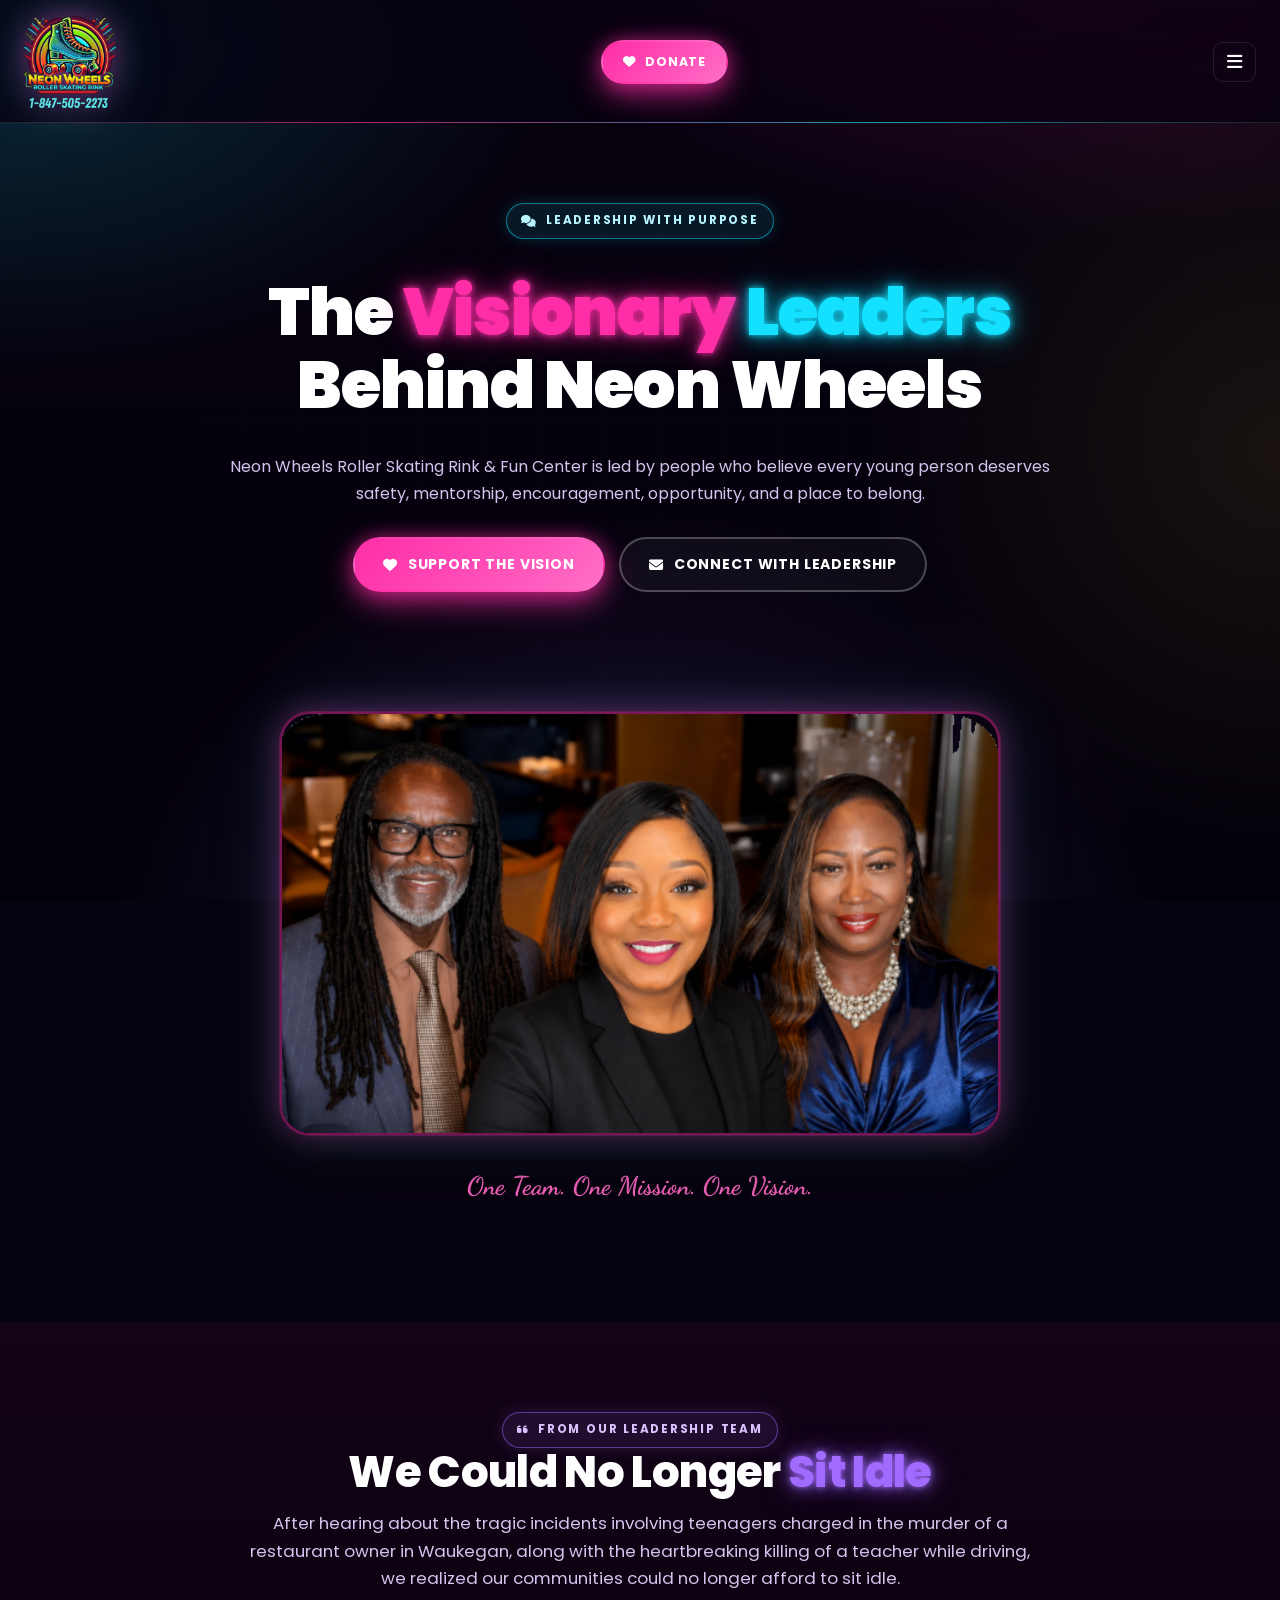
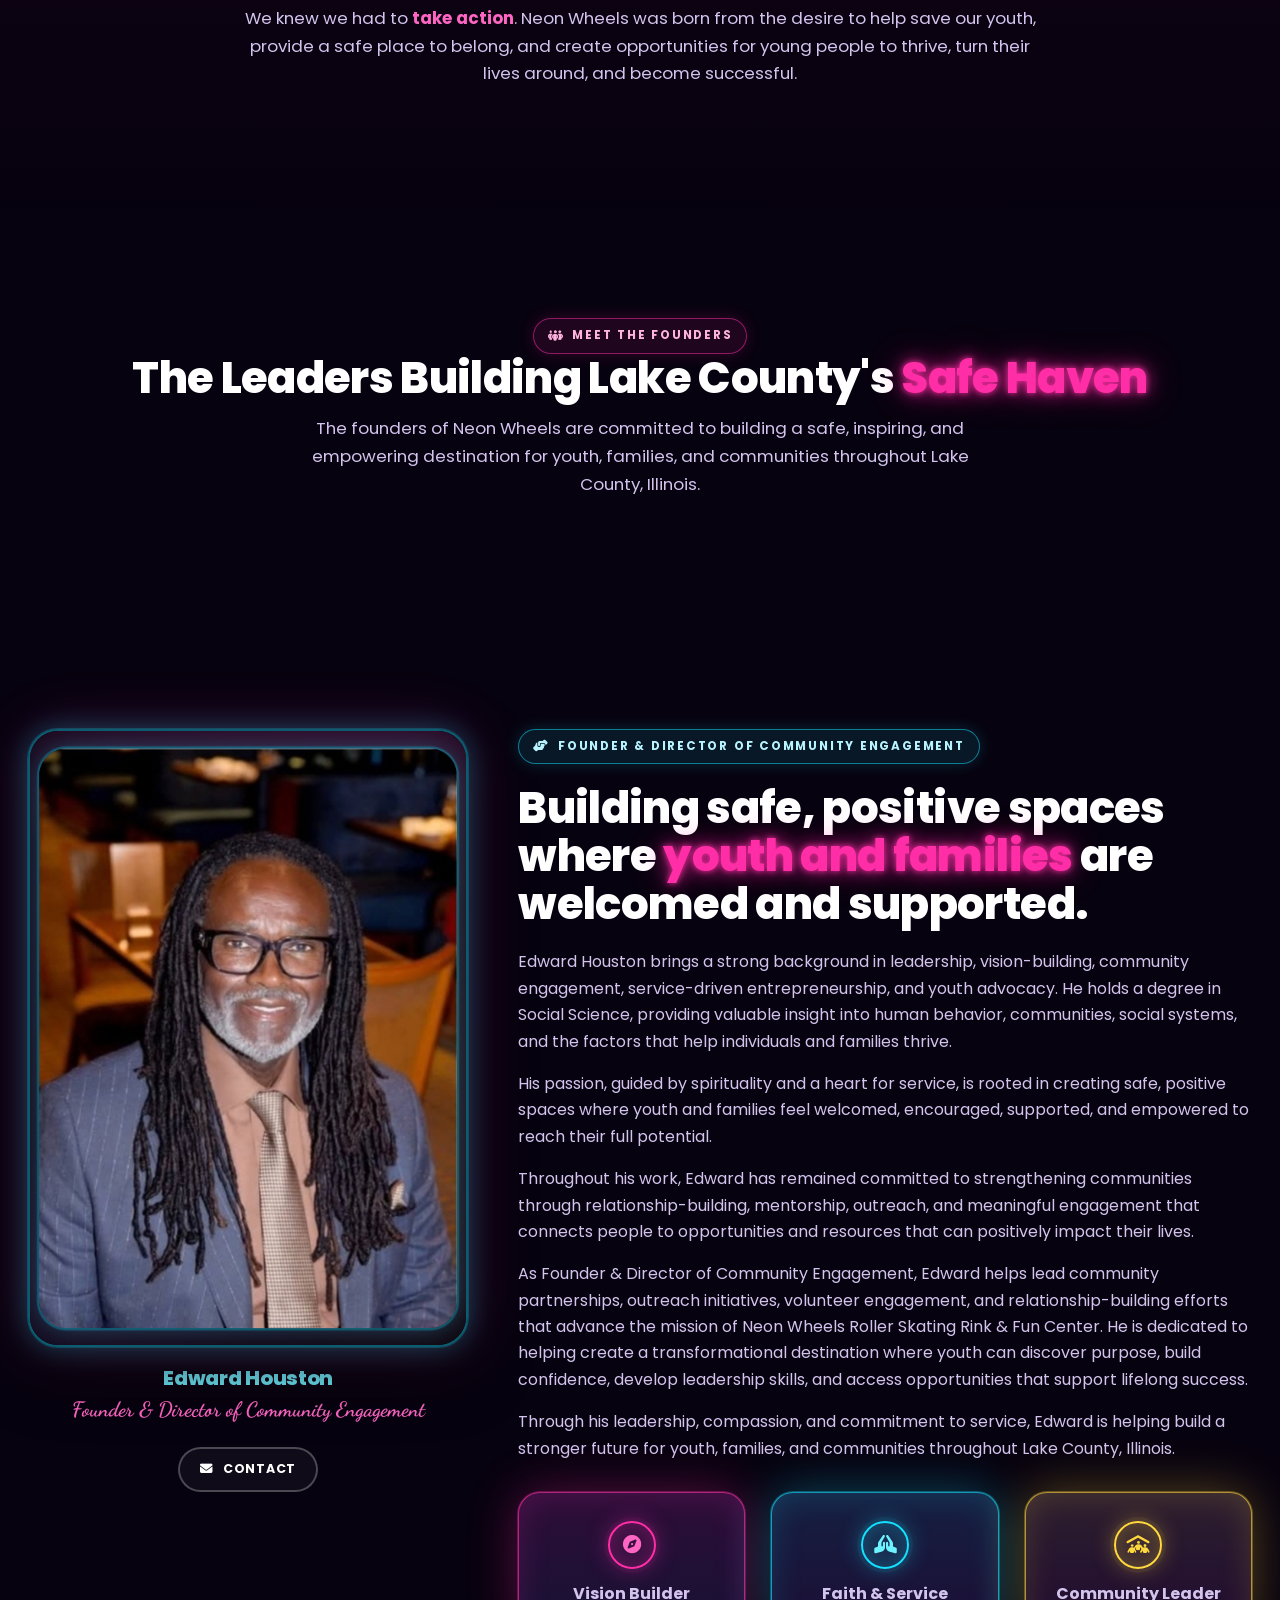
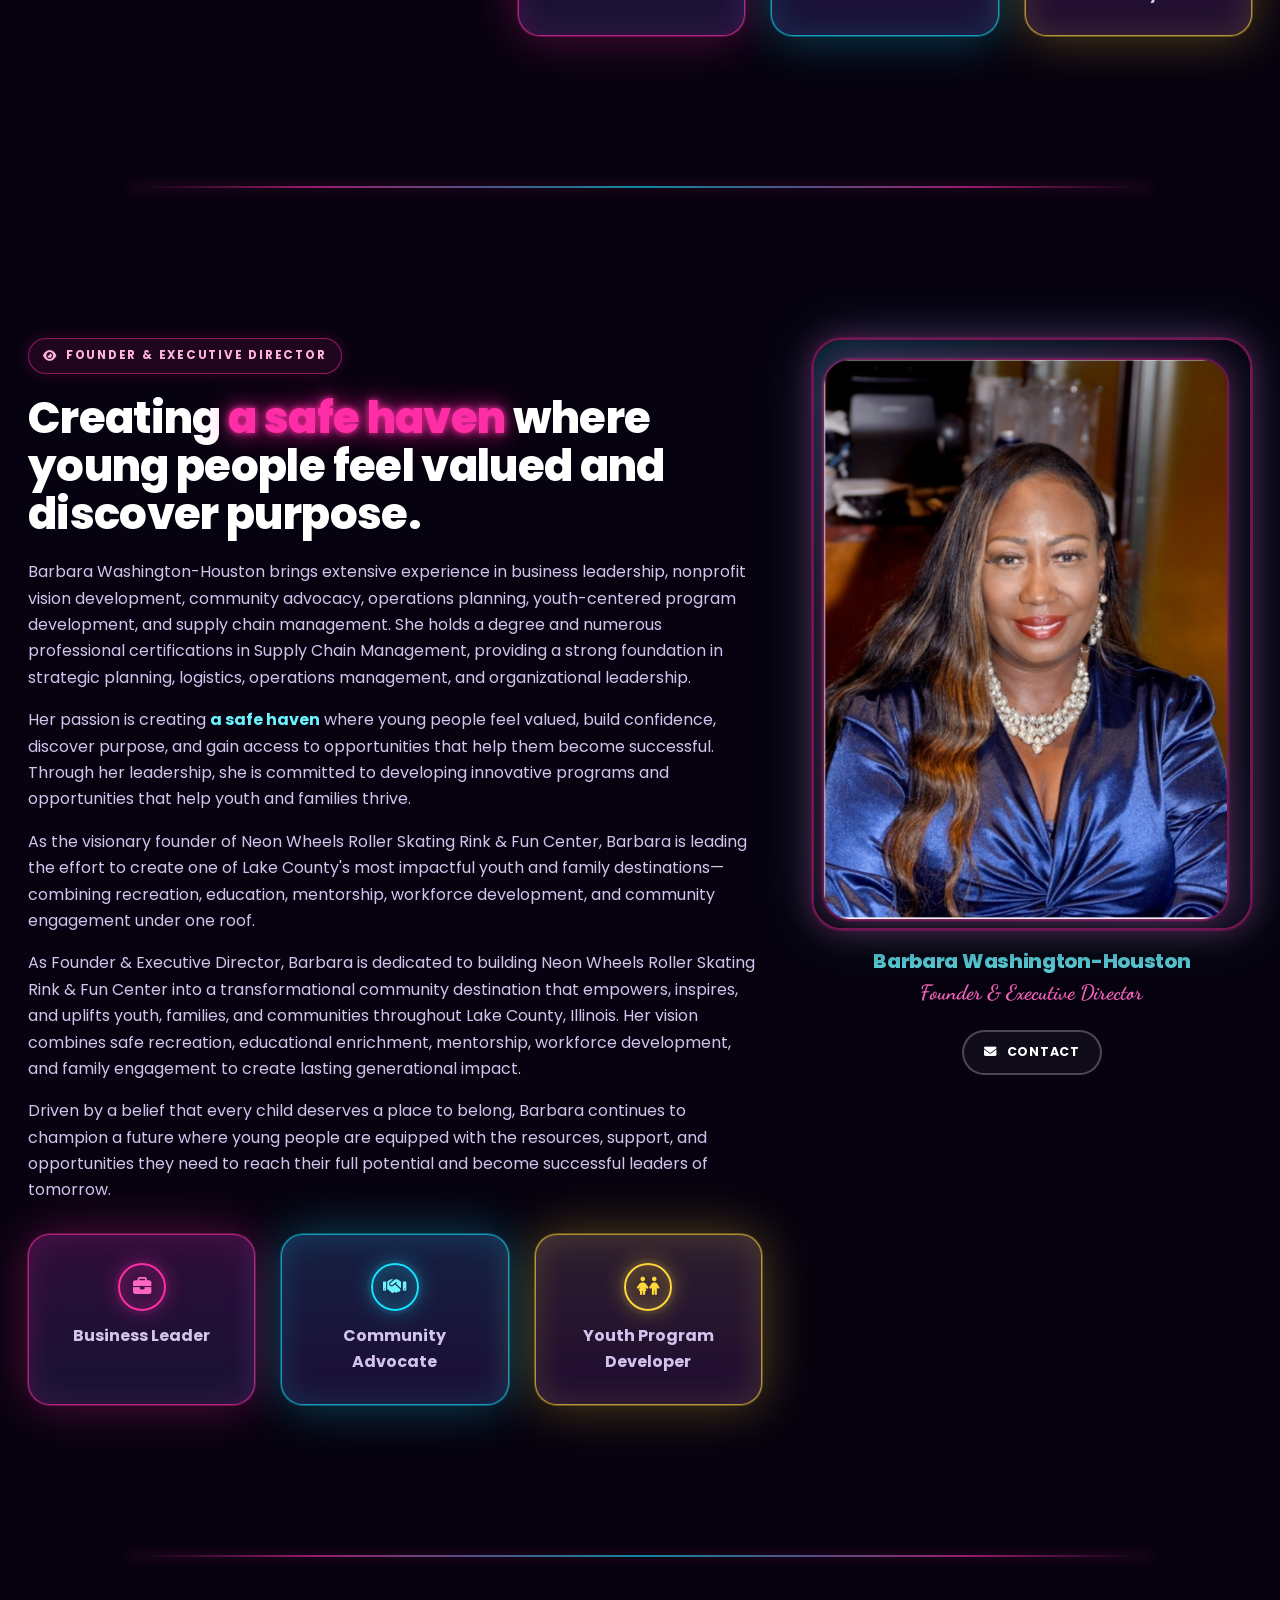
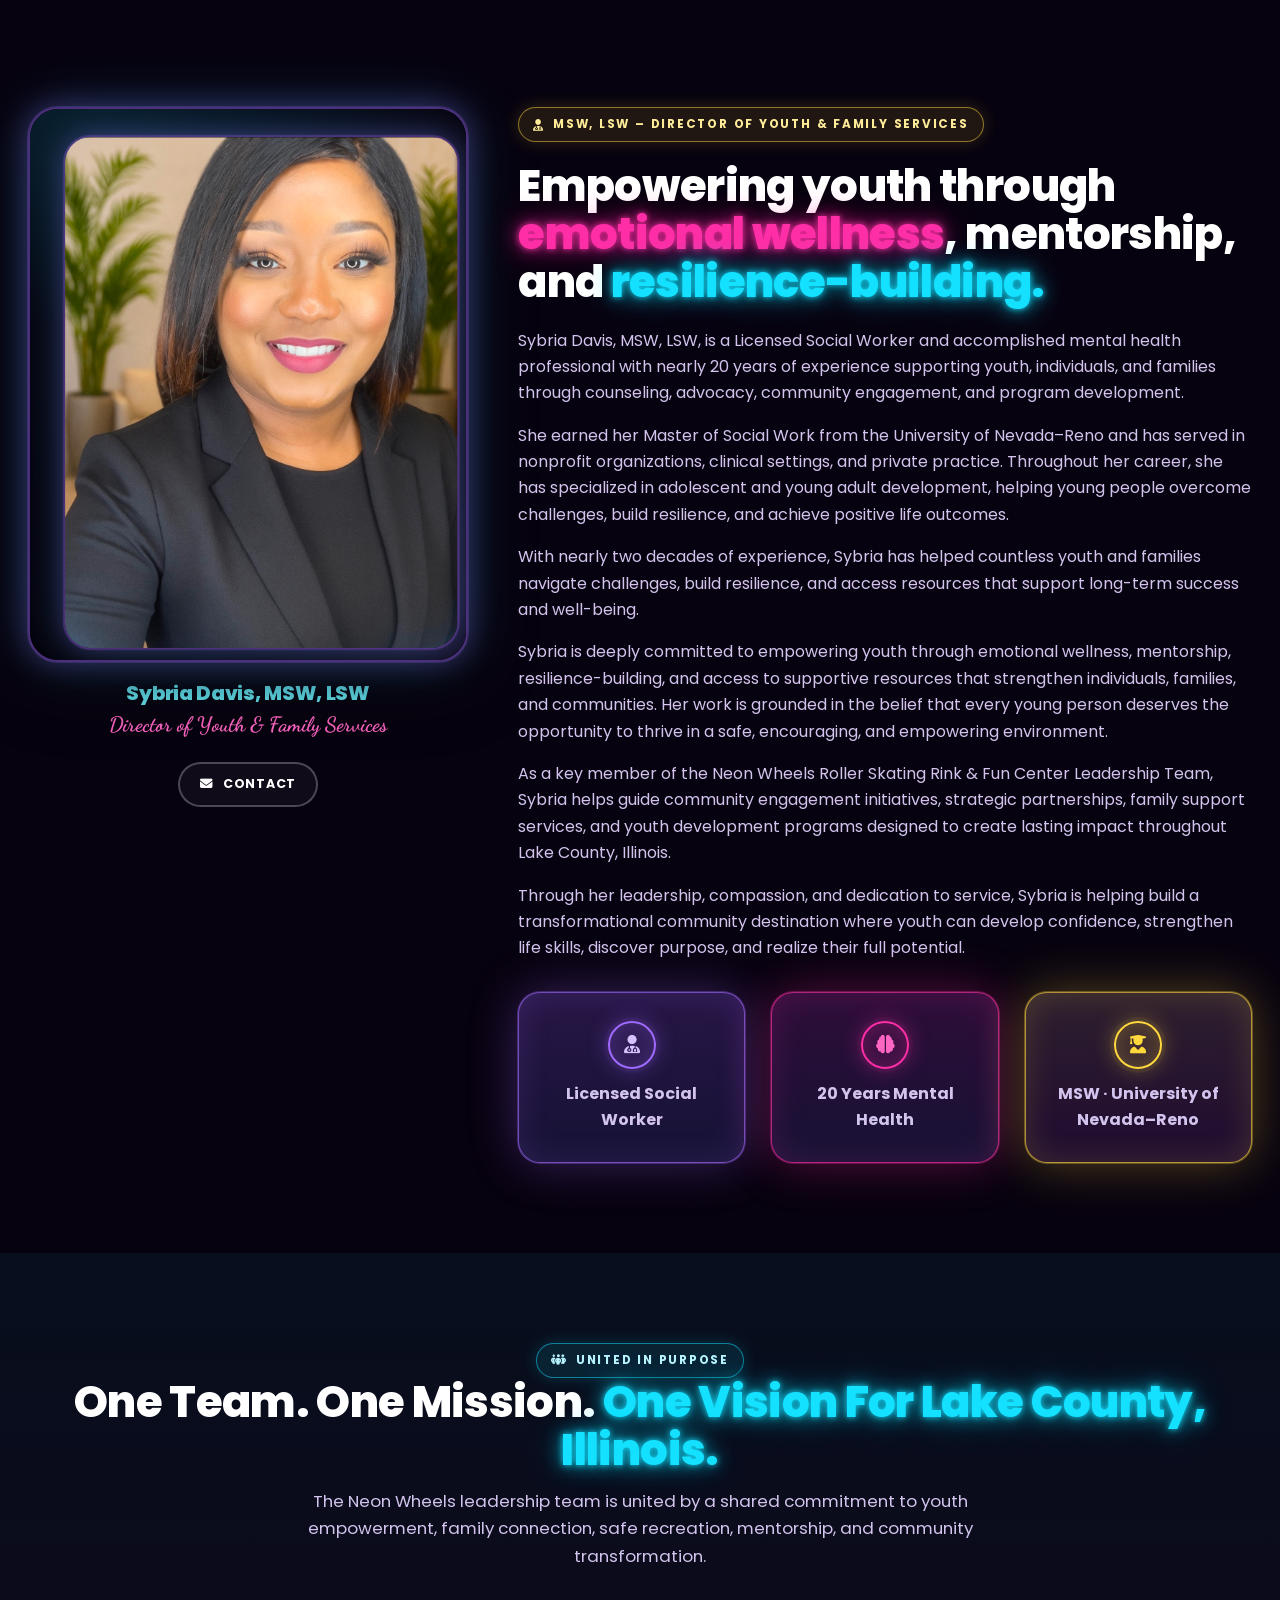
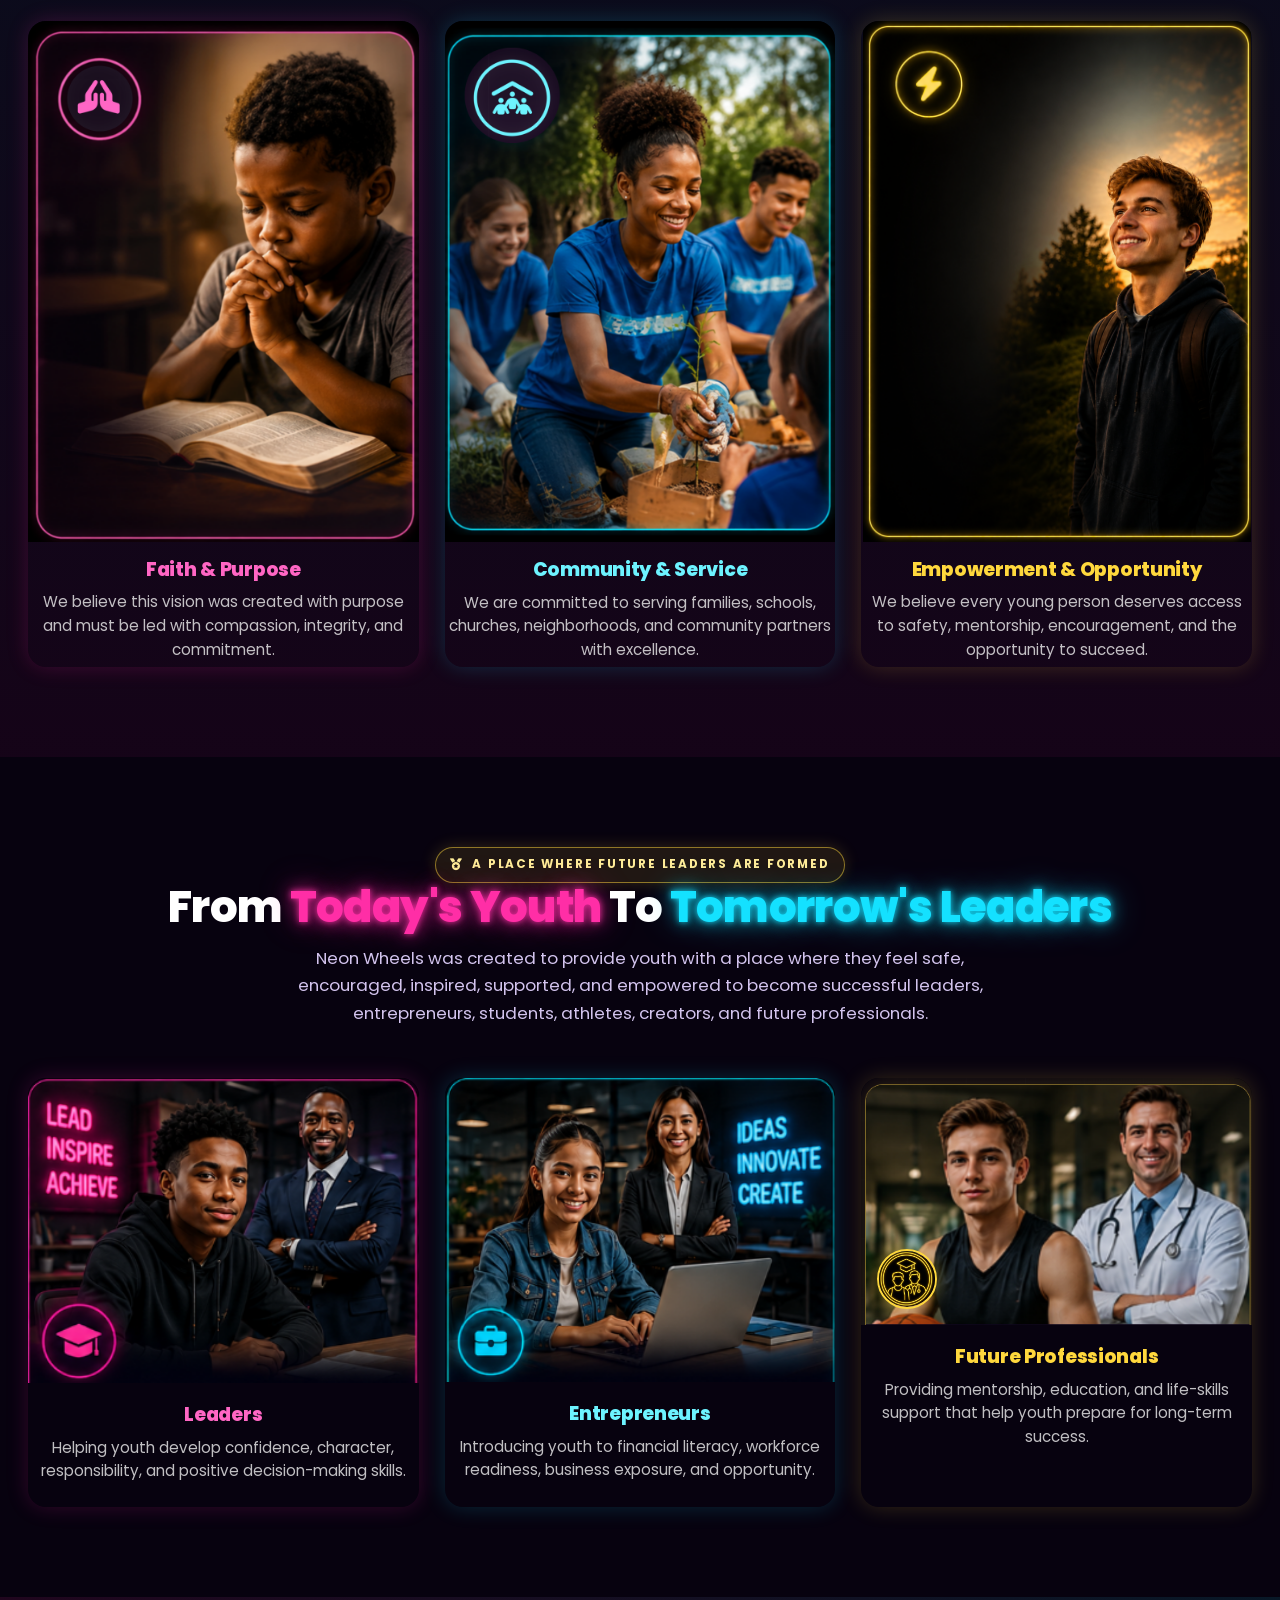
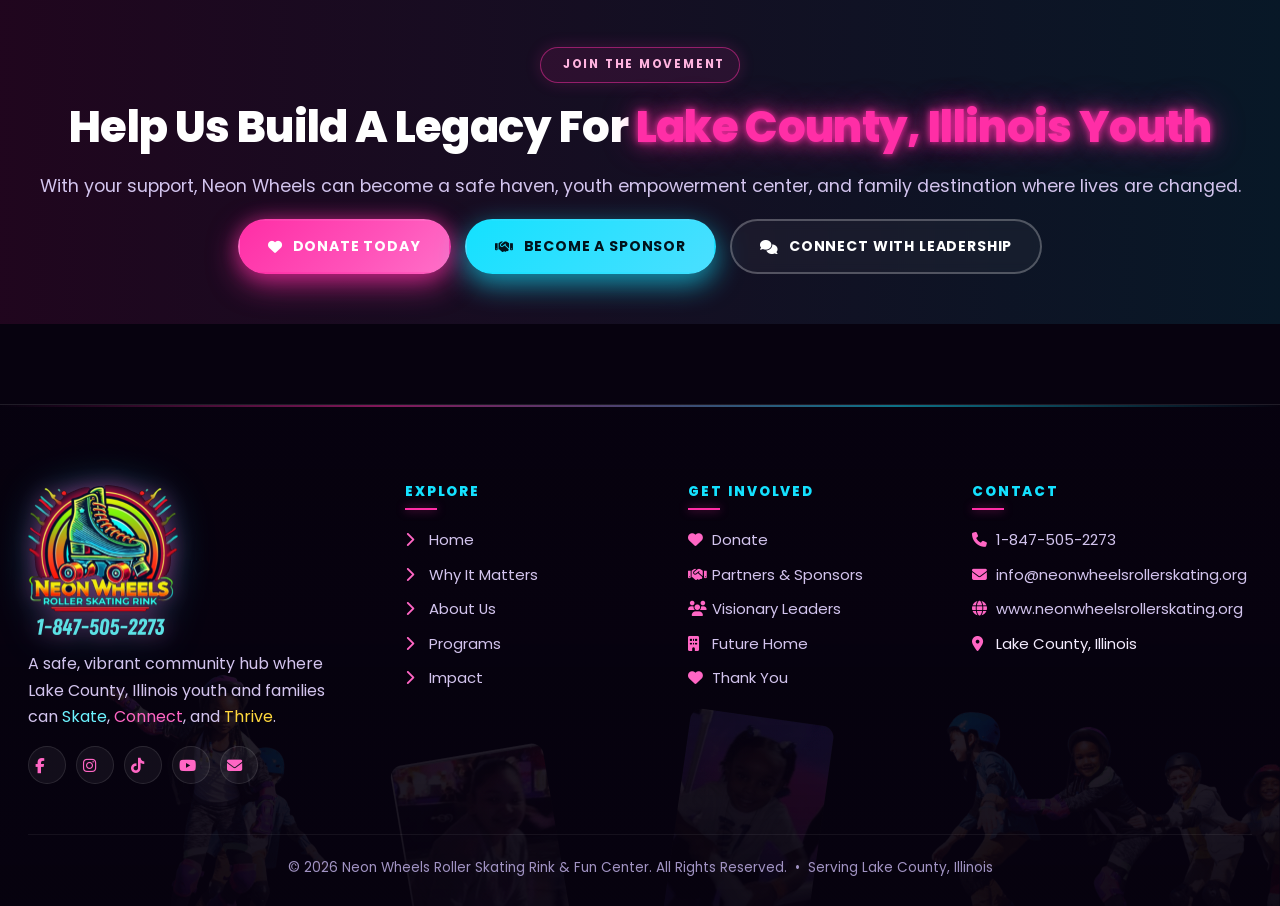
<file: leadership.html>
<!DOCTYPE html>
<html lang="en">
<head>
<meta charset="UTF-8">
<meta name="viewport" content="width=device-width, initial-scale=1.0">
<title>Visionary Leaders | Neon Wheels Roller Skating Rink & Fun Center</title>
<meta name="description" content="Meet the visionary leaders behind Neon Wheels — Edward Houston, Barbara Washington-Houston, and Sybria Davis MSW, LSW.">
<!-- ===== SEO / Social (canonical + Open Graph + Twitter) ===== -->
<link rel="canonical" href="https://www.neonwheelsrollerskating.org/leadership.html">
<meta name="robots" content="index, follow, max-image-preview:large, max-snippet:-1">
<meta name="theme-color" content="#0a0a14">
<meta name="author" content="Neon Wheels Roller Skating Rink &amp; Fun Center">
<meta property="og:type" content="website">
<meta property="og:site_name" content="Neon Wheels Roller Skating Rink &amp; Fun Center">
<meta property="og:locale" content="en_US">
<meta property="og:title" content="Visionary Leaders | Neon Wheels Roller Skating Rink & Fun Center">
<meta property="og:description" content="Meet the visionary leaders behind Neon Wheels — Edward Houston, Barbara Washington-Houston, and Sybria Davis MSW, LSW.">
<meta property="og:url" content="https://www.neonwheelsrollerskating.org/leadership.html">
<meta property="og:image" content="https://www.neonwheelsrollerskating.org/assets/images/og-cover.jpg">
<meta property="og:image:secure_url" content="https://www.neonwheelsrollerskating.org/assets/images/og-cover.jpg">
<meta property="og:image:type" content="image/jpeg">
<meta property="og:image:width" content="1200">
<meta property="og:image:height" content="630">
<meta property="og:image:alt" content="Neon Wheels Roller Skating Rink &amp; Fun Center">
<meta name="twitter:card" content="summary_large_image">
<meta name="twitter:title" content="Visionary Leaders | Neon Wheels Roller Skating Rink & Fun Center">
<meta name="twitter:description" content="Meet the visionary leaders behind Neon Wheels — Edward Houston, Barbara Washington-Houston, and Sybria Davis MSW, LSW.">
<meta name="twitter:image" content="https://www.neonwheelsrollerskating.org/assets/images/og-cover.jpg">
<meta name="twitter:image:alt" content="Neon Wheels Roller Skating Rink &amp; Fun Center">
<link rel="icon" type="image/png" href="assets/images/logo.png">
<link rel="preconnect" href="https://fonts.googleapis.com">
<link rel="preconnect" href="https://fonts.gstatic.com" crossorigin>
<link href="https://fonts.googleapis.com/css2?family=Poppins:wght@400;500;600;700;800;900&family=Dancing+Script:wght@600;700&display=swap" rel="stylesheet">
<link rel="stylesheet" href="https://cdnjs.cloudflare.com/ajax/libs/font-awesome/6.5.0/css/all.min.css">
<link rel="stylesheet" href="assets/css/styles.css">
</head>
<body>

<header class="site-header">
  <div class="nav-wrap">
    <a class="logo-link" href="index.html"><img src="assets/images/logo.png" alt="Neon Wheels"></a>
    <button class="nav-toggle" aria-label="Toggle menu"><i class="fa-solid fa-bars"></i></button>
    <ul class="nav-menu" id="nav">
      <li><a href="index.html">Home</a></li>
      <li><a href="why-neon-wheels-matters.html">Why It Matters</a></li>
      <li><a href="about.html">About Us</a></li>
      <li><a href="programs.html">Programs</a></li>
      <li><a href="impact.html">Impact</a></li>
      <li><a href="leadership.html" class="active">Leadership</a></li>
      <li><a href="future-home.html">Future Home</a></li>
      <li><a href="partners.html">Partners &amp; Sponsors</a></li>
      <li><a href="contact.html">Contact</a></li>
      <li><a href="thank-you.html">Thank You</a></li>
    </ul>
    <a href="donate.html" class="btn btn-pink btn-sm"><i class="fa-solid fa-heart"></i> Donate</a>
  </div>
</header>

<!-- PAGE TITLE -->
<section class="page-title">
  <div class="container reveal">
    <span class="badge badge-cyan"><i class="fa-solid fa-comments"></i> Leadership With Purpose</span>
    <h1 class="mt-2">The <span class="neon-text-pink">Visionary</span> <span class="neon-text-cyan">Leaders</span><br>Behind Neon Wheels</h1>
    <p style="max-width:820px; margin: 18px auto 0;">Neon Wheels Roller Skating Rink &amp; Fun Center is led by people who believe every young person deserves safety, mentorship, encouragement, opportunity, and a place to belong.</p>
    <div class="cta-row mt-3" style="justify-content:center;">
      <a class="btn btn-pink" href="donate.html"><i class="fa-solid fa-heart"></i> Support The Vision</a>
      <a class="btn btn-outline" href="contact.html"><i class="fa-solid fa-envelope"></i> Connect With Leadership</a>
    </div>
  </div>
</section>

<!-- GROUP PHOTO -->
<section class="section">
  <div class="container">
    <div class="reveal t-center">
      <div class="neon-frame pink" style="max-width: 720px; margin: 0 auto;">
        <img src="assets/images/doc/leadership-group.png" alt="The Neon Wheels leadership team — Edward Houston, Barbara Washington-Houston, and Sybria Davis">
      </div>
      <p class="script t-pink t-center mt-3" style="font-size:1.6rem;">One Team. One Mission. One Vision.</p>
    </div>
  </div>
</section>

<!-- FROM OUR LEADERSHIP -->
<section class="section" style="background: linear-gradient(180deg, rgba(255,46,166,0.05), transparent);">
  <div class="container">
    <div class="section-title reveal">
      <span class="badge badge-purple"><i class="fa-solid fa-quote-left"></i> From Our Leadership Team</span>
      <h2>We Could No Longer <span class="neon-text-purple">Sit Idle</span></h2>
      <p style="max-width: 800px; margin: 14px auto 0;">After hearing about the tragic incidents involving teenagers charged in the murder of a restaurant owner in Waukegan, along with the heartbreaking killing of a teacher while driving, we realized our communities could no longer afford to sit idle.</p>
      <p style="max-width: 800px; margin: 12px auto 0;">We knew we had to <strong class="t-pink">take action</strong>. Neon Wheels was born from the desire to help save our youth, provide a safe place to belong, and create opportunities for young people to thrive, turn their lives around, and become successful.</p>
    </div>
  </div>
</section>

<!-- MEET THE FOUNDERS INTRO -->
<section class="section">
  <div class="container">
    <div class="section-title reveal">
      <span class="badge badge-pink"><i class="fa-solid fa-people-group"></i> Meet The Founders</span>
      <h2>The Leaders Building Lake County's <span class="neon-text-pink">Safe Haven</span></h2>
      <p>The founders of Neon Wheels are committed to building a safe, inspiring, and empowering destination for youth, families, and communities throughout Lake County, Illinois.</p>
    </div>
  </div>
</section>

<!-- EDWARD HOUSTON -->
<section class="section">
  <div class="container">
    <div class="grid" style="grid-template-columns: 0.9fr 1.5fr; gap: 50px; align-items: start;">
      <div class="reveal">
        <div class="neon-frame">
          <img src="assets/images/doc/leadership-edward.png" alt="Edward Houston — Founder & Director of Community Engagement">
        </div>
        <div class="t-center mt-2">
          <h3 class="t-cyan" style="margin-bottom:4px;">Edward Houston</h3>
          <p class="script t-pink" style="font-size:1.3rem; margin:0;">Founder &amp; Director of Community Engagement</p>
          <div class="cta-row mt-2" style="justify-content:center;">
            <a class="btn btn-outline btn-sm" href="contact.html"><i class="fa-solid fa-envelope"></i> Contact</a>
          </div>
        </div>
      </div>
      <div class="reveal">
        <span class="badge badge-cyan"><i class="fa-solid fa-handshake-angle"></i> Founder &amp; Director of Community Engagement</span>
        <h2 class="mt-2">Building safe, positive spaces where <span class="neon-text-pink">youth and families</span> are welcomed and supported.</h2>

        <p>Edward Houston brings a strong background in leadership, vision-building, community engagement, service-driven entrepreneurship, and youth advocacy. He holds a degree in Social Science, providing valuable insight into human behavior, communities, social systems, and the factors that help individuals and families thrive.</p>

        <p>His passion, guided by spirituality and a heart for service, is rooted in creating safe, positive spaces where youth and families feel welcomed, encouraged, supported, and empowered to reach their full potential.</p>

        <p>Throughout his work, Edward has remained committed to strengthening communities through relationship-building, mentorship, outreach, and meaningful engagement that connects people to opportunities and resources that can positively impact their lives.</p>

        <p>As Founder &amp; Director of Community Engagement, Edward helps lead community partnerships, outreach initiatives, volunteer engagement, and relationship-building efforts that advance the mission of Neon Wheels Roller Skating Rink &amp; Fun Center. He is dedicated to helping create a transformational destination where youth can discover purpose, build confidence, develop leadership skills, and access opportunities that support lifelong success.</p>

        <p>Through his leadership, compassion, and commitment to service, Edward is helping build a stronger future for youth, families, and communities throughout Lake County, Illinois.</p>

        <div class="grid grid-3 mt-3">
          <div class="neon-card t-center"><span class="icon-badge sm"><i class="fa-solid fa-compass"></i></span><p style="margin:0; font-weight:700;">Vision Builder</p></div>
          <div class="neon-card cyan t-center"><span class="icon-badge cyan sm"><i class="fa-solid fa-hands-praying"></i></span><p style="margin:0; font-weight:700;">Faith &amp; Service</p></div>
          <div class="neon-card yellow t-center"><span class="icon-badge yellow sm"><i class="fa-solid fa-people-roof"></i></span><p style="margin:0; font-weight:700;">Community Leader</p></div>
        </div>
      </div>
    </div>
  </div>
</section>

<hr class="neon-divider">

<!-- BARBARA -->
<section class="section">
  <div class="container">
    <div class="grid" style="grid-template-columns: 1.5fr 0.9fr; gap: 50px; align-items: start;">
      <div class="reveal">
        <span class="badge badge-pink"><i class="fa-solid fa-eye"></i> Founder &amp; Executive Director</span>
        <h2 class="mt-2">Creating <span class="neon-text-pink">a safe haven</span> where young people feel valued and discover purpose.</h2>

        <p>Barbara Washington-Houston brings extensive experience in business leadership, nonprofit vision development, community advocacy, operations planning, youth-centered program development, and supply chain management. She holds a degree and numerous professional certifications in Supply Chain Management, providing a strong foundation in strategic planning, logistics, operations management, and organizational leadership.</p>

        <p>Her passion is creating <strong class="t-cyan">a safe haven</strong> where young people feel valued, build confidence, discover purpose, and gain access to opportunities that help them become successful. Through her leadership, she is committed to developing innovative programs and opportunities that help youth and families thrive.</p>

        <p>As the visionary founder of Neon Wheels Roller Skating Rink &amp; Fun Center, Barbara is leading the effort to create one of Lake County's most impactful youth and family destinations—combining recreation, education, mentorship, workforce development, and community engagement under one roof.</p>

        <p>As Founder &amp; Executive Director, Barbara is dedicated to building Neon Wheels Roller Skating Rink &amp; Fun Center into a transformational community destination that empowers, inspires, and uplifts youth, families, and communities throughout Lake County, Illinois. Her vision combines safe recreation, educational enrichment, mentorship, workforce development, and family engagement to create lasting generational impact.</p>

        <p>Driven by a belief that every child deserves a place to belong, Barbara continues to champion a future where young people are equipped with the resources, support, and opportunities they need to reach their full potential and become successful leaders of tomorrow.</p>

        <div class="grid grid-3 mt-3">
          <div class="neon-card t-center"><span class="icon-badge sm"><i class="fa-solid fa-briefcase"></i></span><p style="margin:0; font-weight:700;">Business Leader</p></div>
          <div class="neon-card cyan t-center"><span class="icon-badge cyan sm"><i class="fa-solid fa-handshake"></i></span><p style="margin:0; font-weight:700;">Community Advocate</p></div>
          <div class="neon-card yellow t-center"><span class="icon-badge yellow sm"><i class="fa-solid fa-children"></i></span><p style="margin:0; font-weight:700;">Youth Program Developer</p></div>
        </div>
      </div>
      <div class="reveal">
        <div class="neon-frame pink">
          <img src="assets/images/doc/leadership-barbara.png" alt="Barbara Washington-Houston — Founder & Executive Director">
        </div>
        <div class="t-center mt-2">
          <h3 class="t-cyan" style="margin-bottom:4px;">Barbara Washington-Houston</h3>
          <p class="script t-pink" style="font-size:1.3rem; margin:0;">Founder &amp; Executive Director</p>
          <div class="cta-row mt-2" style="justify-content:center;">
            <a class="btn btn-outline btn-sm" href="contact.html"><i class="fa-solid fa-envelope"></i> Contact</a>
          </div>
        </div>
      </div>
    </div>
  </div>
</section>

<hr class="neon-divider">

<!-- SYBRIA -->
<section class="section">
  <div class="container">
    <div class="grid" style="grid-template-columns: 0.9fr 1.5fr; gap: 50px; align-items: start;">
      <div class="reveal">
        <div class="neon-frame purple">
          <img src="assets/images/doc/leadership-sybria.png" alt="Sybria Davis, MSW, LSW — Director of Youth & Family Services">
        </div>
        <div class="t-center mt-2">
          <h3 class="t-cyan" style="margin-bottom:4px;">Sybria Davis, MSW, LSW</h3>
          <p class="script t-pink" style="font-size:1.3rem; margin:0;">Director of Youth &amp; Family Services</p>
          <div class="cta-row mt-2" style="justify-content:center;">
            <a class="btn btn-outline btn-sm" href="contact.html"><i class="fa-solid fa-envelope"></i> Contact</a>
          </div>
        </div>
      </div>
      <div class="reveal">
        <span class="badge badge-yellow"><i class="fa-solid fa-user-doctor"></i> MSW, LSW – Director of Youth &amp; Family Services</span>
        <h2 class="mt-2">Empowering youth through <span class="neon-text-pink">emotional wellness</span>, mentorship, and <span class="neon-text-cyan">resilience-building.</span></h2>

        <p>Sybria Davis, MSW, LSW, is a Licensed Social Worker and accomplished mental health professional with nearly 20 years of experience supporting youth, individuals, and families through counseling, advocacy, community engagement, and program development.</p>

        <p>She earned her Master of Social Work from the University of Nevada–Reno and has served in nonprofit organizations, clinical settings, and private practice. Throughout her career, she has specialized in adolescent and young adult development, helping young people overcome challenges, build resilience, and achieve positive life outcomes.</p>

        <p>With nearly two decades of experience, Sybria has helped countless youth and families navigate challenges, build resilience, and access resources that support long-term success and well-being.</p>

        <p>Sybria is deeply committed to empowering youth through emotional wellness, mentorship, resilience-building, and access to supportive resources that strengthen individuals, families, and communities. Her work is grounded in the belief that every young person deserves the opportunity to thrive in a safe, encouraging, and empowering environment.</p>

        <p>As a key member of the Neon Wheels Roller Skating Rink &amp; Fun Center Leadership Team, Sybria helps guide community engagement initiatives, strategic partnerships, family support services, and youth development programs designed to create lasting impact throughout Lake County, Illinois.</p>

        <p>Through her leadership, compassion, and dedication to service, Sybria is helping build a transformational community destination where youth can develop confidence, strengthen life skills, discover purpose, and realize their full potential.</p>

        <div class="grid grid-3 mt-3">
          <div class="neon-card purple t-center"><span class="icon-badge purple sm"><i class="fa-solid fa-user-doctor"></i></span><p style="margin:0; font-weight:700;">Licensed Social Worker</p></div>
          <div class="neon-card t-center"><span class="icon-badge sm"><i class="fa-solid fa-brain"></i></span><p style="margin:0; font-weight:700;">20 Years Mental Health</p></div>
          <div class="neon-card yellow t-center"><span class="icon-badge yellow sm"><i class="fa-solid fa-user-graduate"></i></span><p style="margin:0; font-weight:700;">MSW · University of Nevada–Reno</p></div>
        </div>
      </div>
    </div>
  </div>
</section>

<!-- UNITED IN PURPOSE -->
<section class="section" style="background: linear-gradient(180deg, rgba(20,225,255,0.06), rgba(255,46,166,0.06));">
  <div class="container">
    <div class="section-title reveal">
      <span class="badge badge-cyan"><i class="fa-solid fa-people-group"></i> United In Purpose</span>
      <h2>One Team. One Mission. <span class="neon-text-cyan">One Vision For Lake County, Illinois.</span></h2>
      <p>The Neon Wheels leadership team is united by a shared commitment to youth empowerment, family connection, safe recreation, mentorship, and community transformation.</p>
    </div>

    <div class="grid grid-3 leadership-cards lc-portrait">
      <div class="photo-card pink reveal">
        <div class="pc-media pc-media-natural">
          <img src="assets/images/leadership-faith.png" alt="A young boy praying over an open book">
        </div>
        <div class="pc-body">
          <h3 class="t-pink">Faith &amp; Purpose</h3>
          <p>We believe this vision was created with purpose and must be led with compassion, integrity, and commitment.</p>
        </div>
      </div>
      <div class="photo-card cyan reveal">
        <div class="pc-media pc-media-natural">
          <img src="assets/images/leadership-service.png" alt="A group of volunteers in matching shirts planting in the garden">
        </div>
        <div class="pc-body">
          <h3 class="t-cyan">Community &amp; Service</h3>
          <p>We are committed to serving families, schools, churches, neighborhoods, and community partners with excellence.</p>
        </div>
      </div>
      <div class="photo-card yellow reveal">
        <div class="pc-media pc-media-natural">
          <img src="assets/images/leadership-empowerment.png" alt="A confident young man smiling outdoors at sunrise">
        </div>
        <div class="pc-body">
          <h3 class="t-yellow">Empowerment &amp; Opportunity</h3>
          <p>We believe every young person deserves access to safety, mentorship, encouragement, and the opportunity to succeed.</p>
        </div>
      </div>
    </div>
  </div>
</section>

<!-- WHERE FUTURE LEADERS FORMED -->
<section class="section">
  <div class="container">
    <div class="section-title reveal">
      <span class="badge badge-yellow"><i class="fa-solid fa-medal"></i> A Place Where Future Leaders Are Formed</span>
      <h2>From <span class="neon-text-pink">Today's Youth</span> To <span class="neon-text-cyan">Tomorrow's Leaders</span></h2>
      <p>Neon Wheels was created to provide youth with a place where they feel safe, encouraged, inspired, supported, and empowered to become successful leaders, entrepreneurs, students, athletes, creators, and future professionals.</p>
    </div>

    <div class="grid grid-3 leadership-cards">
      <div class="photo-card pink reveal">
        <div class="pc-media pc-media-natural">
          <img src="assets/images/leadership-leaders.png" alt="A teen with a mentor in a suit beneath a 'Lead Inspire Achieve' neon sign">
        </div>
        <div class="pc-body t-center">
          <h3 class="t-pink">Leaders</h3>
          <p>Helping youth develop confidence, character, responsibility, and positive decision-making skills.</p>
        </div>
      </div>
      <div class="photo-card cyan reveal">
        <div class="pc-media pc-media-natural">
          <img src="assets/images/leadership-entrepreneurs.png" alt="A young woman at a laptop with a mentor beneath an 'Ideas Innovate Create' neon sign">
        </div>
        <div class="pc-body t-center">
          <h3 class="t-cyan">Entrepreneurs</h3>
          <p>Introducing youth to financial literacy, workforce readiness, business exposure, and opportunity.</p>
        </div>
      </div>
      <div class="photo-card yellow reveal">
        <div class="pc-media pc-media-natural">
          <img src="assets/images/leadership-professionals.png" alt="A teen athlete with basketball next to a doctor in a white coat">
          <span class="pc-badge pc-badge-img"><img src="assets/images/icon-professionals.png" alt="Neon future professionals icon"></span>
        </div>
        <div class="pc-body t-center">
          <h3 class="t-yellow">Future Professionals</h3>
          <p>Providing mentorship, education, and life-skills support that help youth prepare for long-term success.</p>
        </div>
      </div>
    </div>
  </div>
</section>

<!-- CTA -->
<section class="section-sm" style="background: linear-gradient(90deg, rgba(255,46,166,0.10), rgba(20,225,255,0.10));">
  <div class="container t-center reveal">
    <span class="badge badge-pink"><i class="fa-solid fa-hands-holding-heart"></i> Join The Movement</span>
    <h2 class="mt-2">Help Us Build A Legacy For <span class="neon-text-pink">Lake County, Illinois Youth</span></h2>
    <p class="text-lg">With your support, Neon Wheels can become a safe haven, youth empowerment center, and family destination where lives are changed.</p>
    <div class="cta-row" style="justify-content:center;">
      <a class="btn btn-pink" href="donate.html"><i class="fa-solid fa-heart"></i> Donate Today</a>
      <a class="btn btn-cyan" href="partners.html"><i class="fa-solid fa-handshake"></i> Become A Sponsor</a>
      <a class="btn btn-outline" href="contact.html"><i class="fa-solid fa-comments"></i> Connect With Leadership</a>
    </div>
  </div>
</section>

<footer class="site-footer">
  <div class="container">
    <div class="footer-grid">
      <div class="footer-logo">
        <img src="assets/images/logo.png" alt="Neon Wheels">
        <p>A safe, vibrant community hub where Lake County, Illinois youth and families can <span class="t-cyan">Skate</span>, <span class="t-pink">Connect</span>, and <span class="t-yellow">Thrive</span>.</p>
        <div class="social-row">
          <span><i class="fa-brands fa-facebook-f"></i></span>
          <span><i class="fa-brands fa-instagram"></i></span>
          <span><i class="fa-brands fa-tiktok"></i></span>
          <span><i class="fa-brands fa-youtube"></i></span>
          <span><i class="fa-solid fa-envelope"></i></span>
        </div>
      </div>
      <div>
        <h4>Explore</h4>
        <ul>
          <li><a href="index.html"><i class="fa-solid fa-chevron-right"></i>Home</a></li>
          <li><a href="why-neon-wheels-matters.html"><i class="fa-solid fa-chevron-right"></i>Why It Matters</a></li>
          <li><a href="about.html"><i class="fa-solid fa-chevron-right"></i>About Us</a></li>
          <li><a href="programs.html"><i class="fa-solid fa-chevron-right"></i>Programs</a></li>
          <li><a href="impact.html"><i class="fa-solid fa-chevron-right"></i>Impact</a></li>
        </ul>
      </div>
      <div>
        <h4>Get Involved</h4>
        <ul>
          <li><a href="donate.html"><i class="fa-solid fa-heart"></i>Donate</a></li>
          <li><a href="partners.html"><i class="fa-solid fa-handshake"></i>Partners &amp; Sponsors</a></li>
          <li><a href="leadership.html"><i class="fa-solid fa-users"></i>Visionary Leaders</a></li>
          <li><a href="future-home.html"><i class="fa-solid fa-building"></i>Future Home</a></li>
          <li><a href="thank-you.html"><i class="fa-solid fa-heart"></i>Thank You</a></li>
        </ul>
      </div>
      <div>
        <h4>Contact</h4>
        <ul>
          <li><i class="fa-solid fa-phone"></i><a href="tel:+18475052273">1-847-505-2273</a></li>
          <li><i class="fa-solid fa-envelope"></i><a href="mailto:info@neonwheelsrollerskating.org">info@neonwheelsrollerskating.org</a></li>
          <li><i class="fa-solid fa-globe"></i><a href="https://www.neonwheelsrollerskating.org">www.neonwheelsrollerskating.org</a></li>
          <li><i class="fa-solid fa-location-dot"></i>Lake County, Illinois</li>
        </ul>
      </div>
    </div>
    <div class="footer-copy">
      © 2026 Neon Wheels Roller Skating Rink &amp; Fun Center. All Rights Reserved. &nbsp;•&nbsp; Serving Lake County, Illinois
    </div>
  </div>
</footer>

<script src="assets/js/main.js"></script>
</body>
</html>
</file>
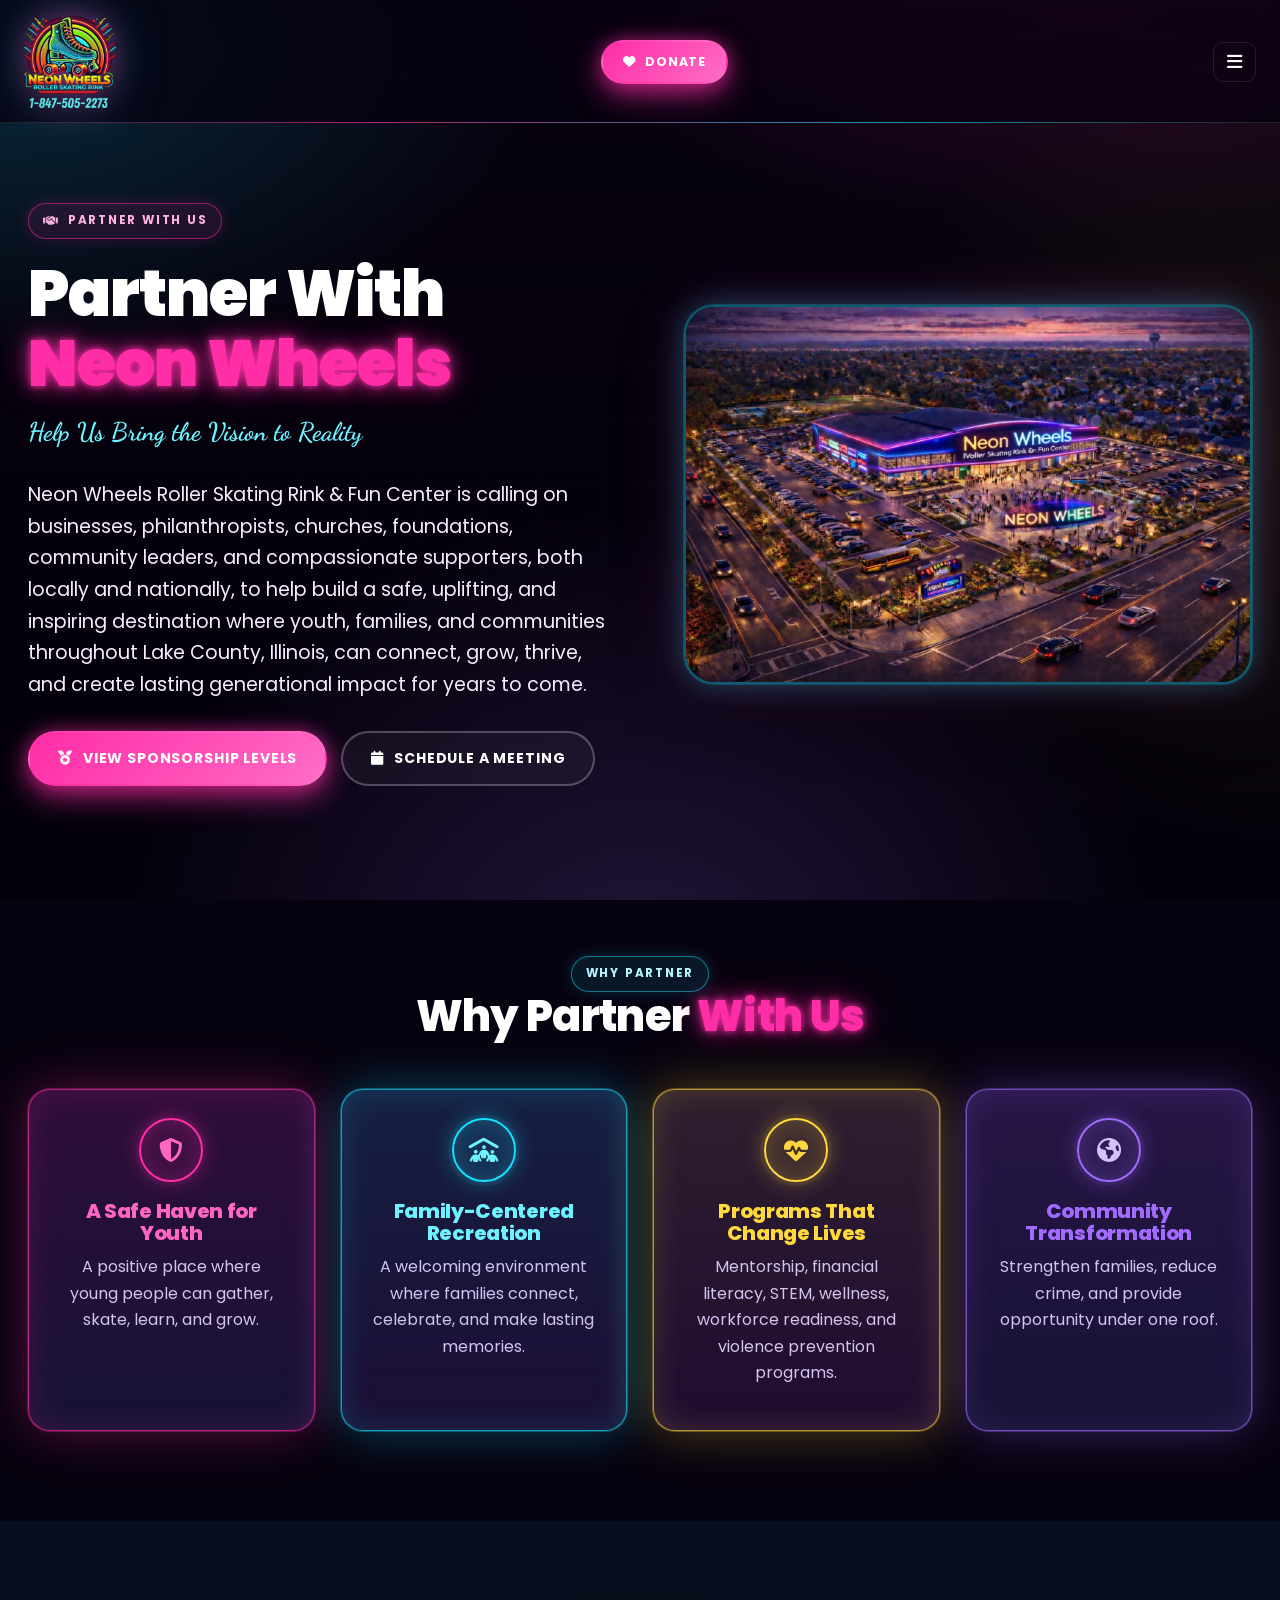
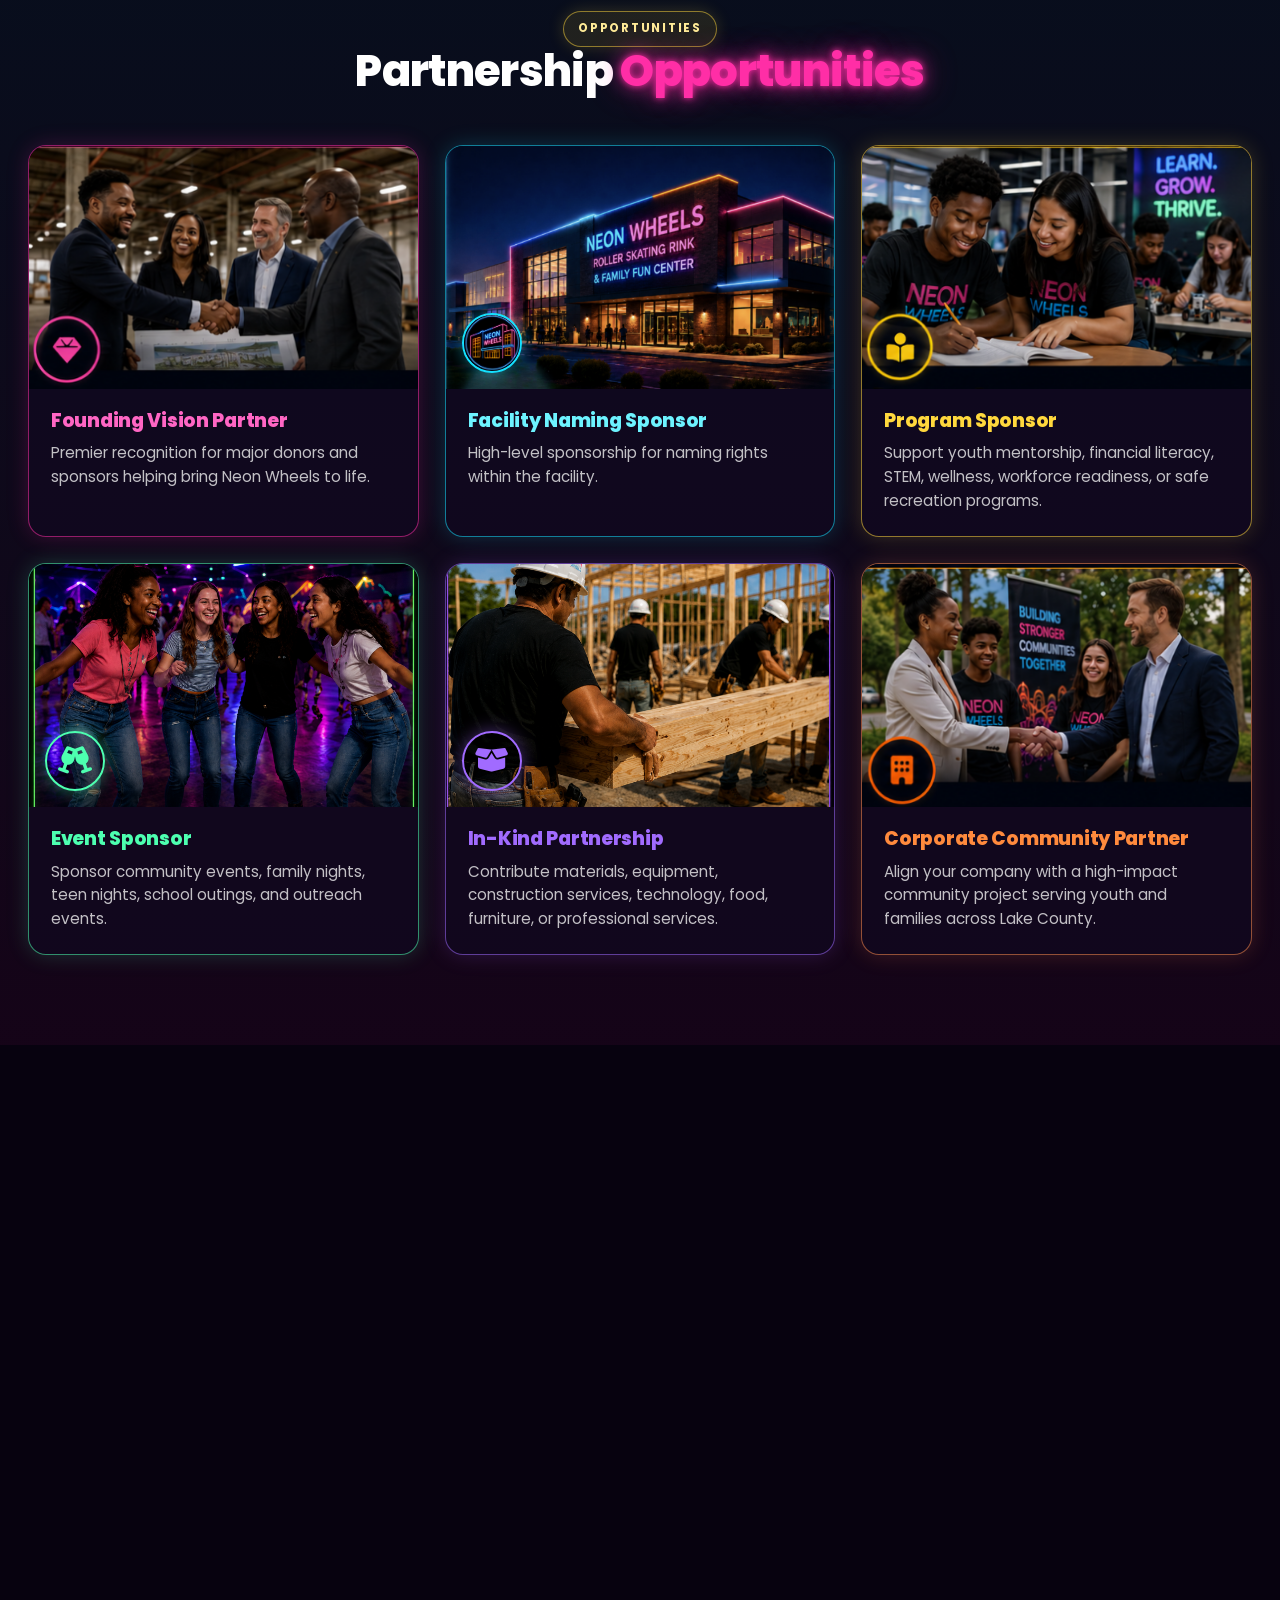
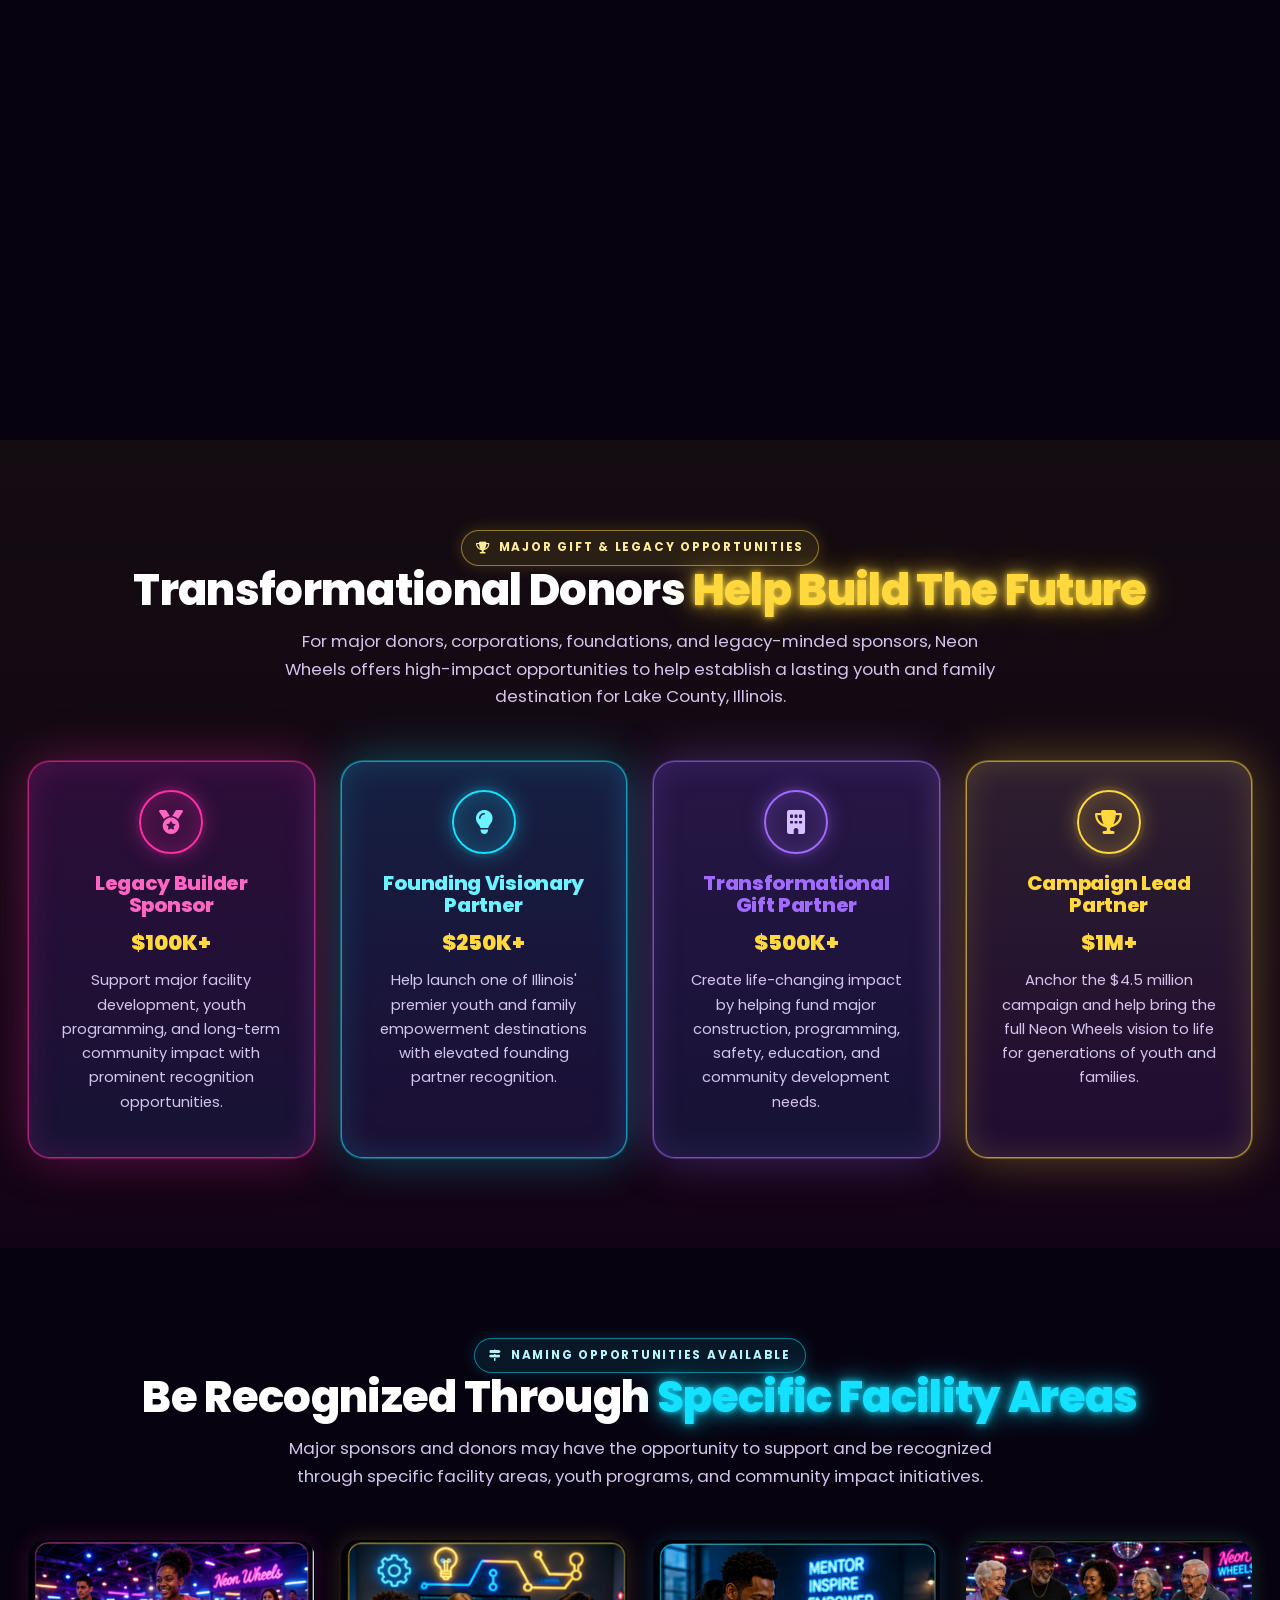
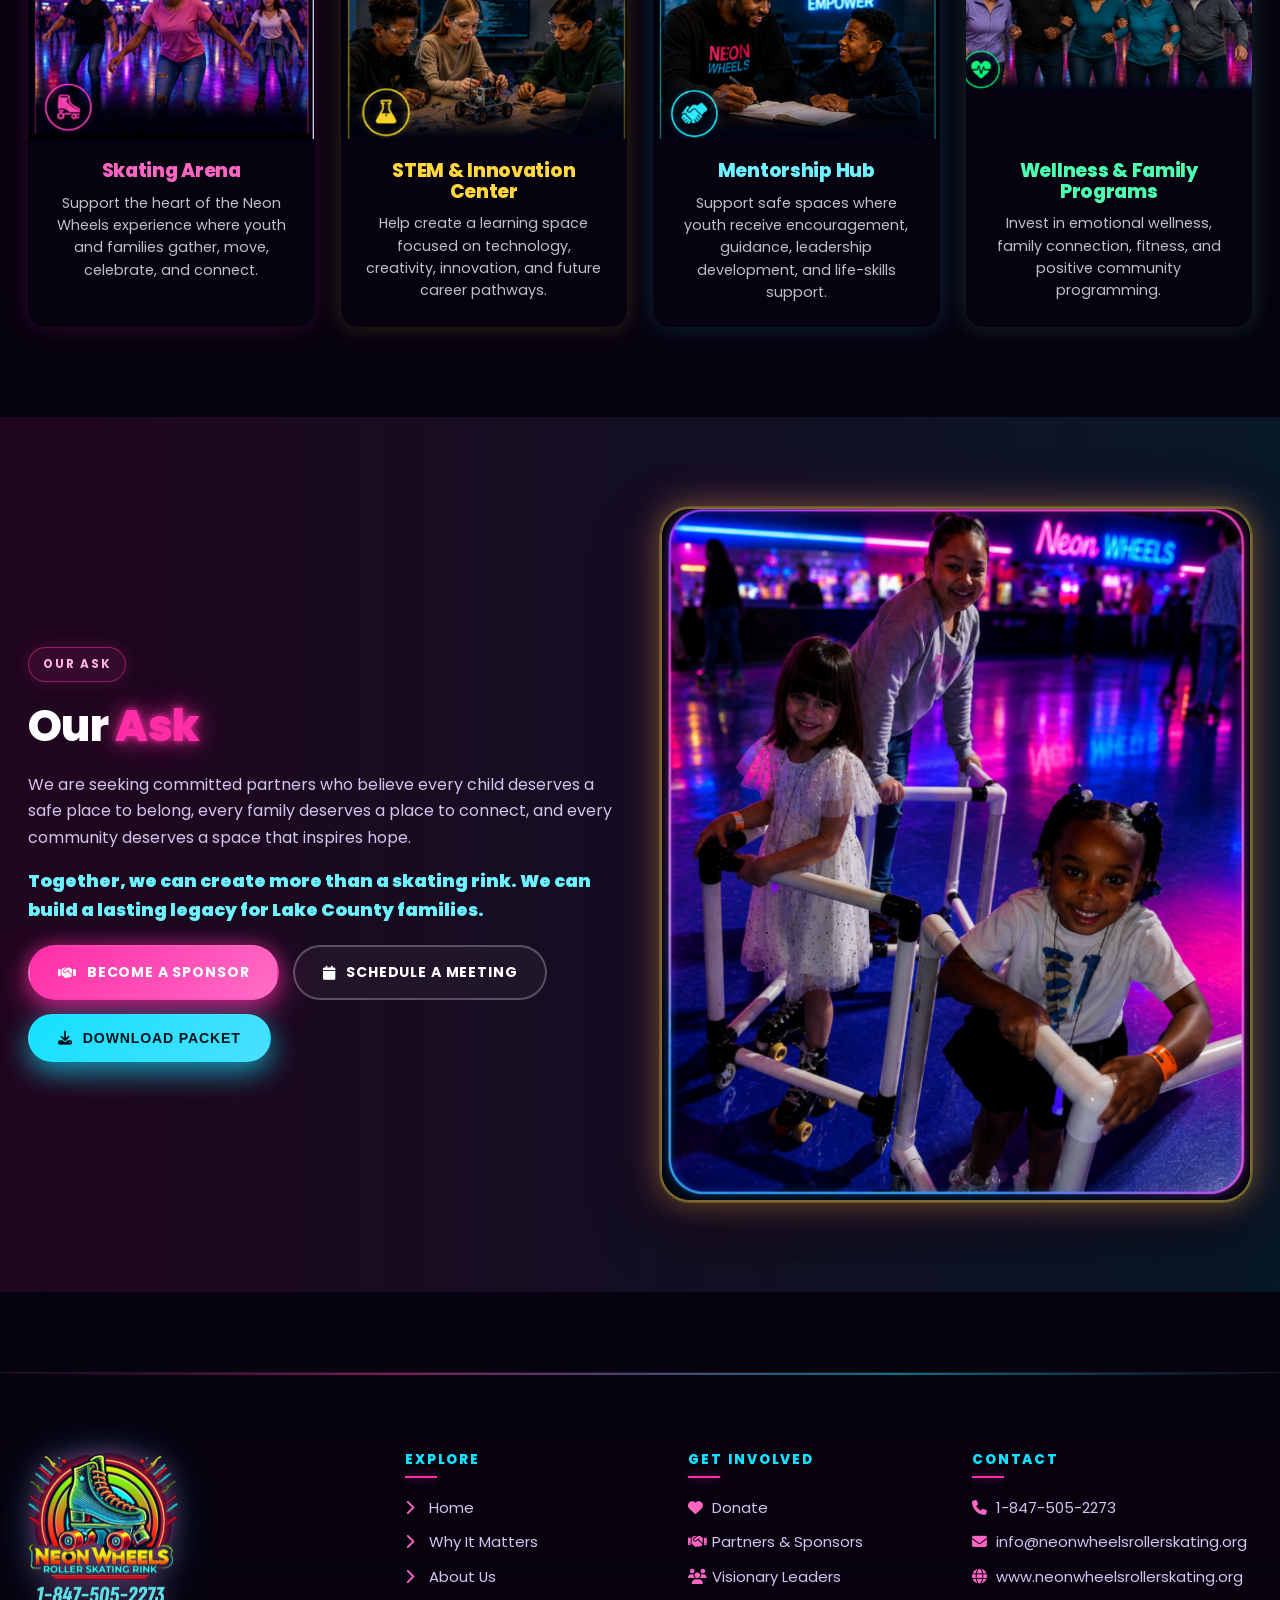
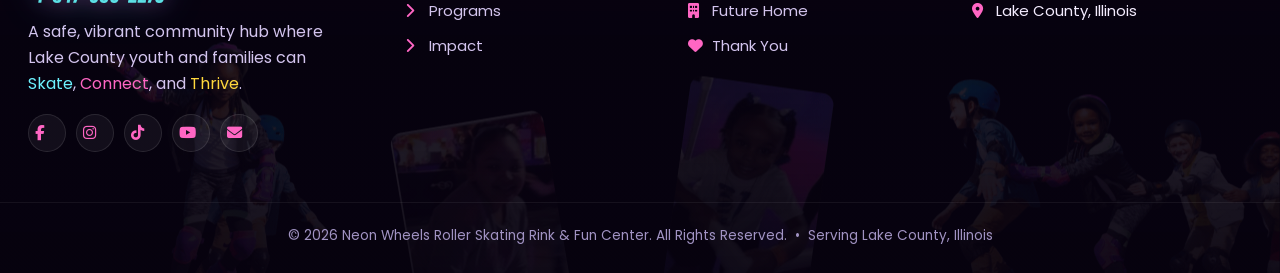
<file: partners.html>
<!DOCTYPE html>
<html lang="en">
<head>
<meta charset="UTF-8">
<meta name="viewport" content="width=device-width, initial-scale=1.0">
<title>Partners & Sponsors | Neon Wheels Roller Skating Rink & Fun Center</title>
<meta name="description" content="Partner with Neon Wheels — sponsorship opportunities, levels, and benefits for businesses, foundations, churches, and community leaders.">
<!-- ===== SEO / Social (canonical + Open Graph + Twitter) ===== -->
<link rel="canonical" href="https://www.neonwheelsrollerskating.org/partners.html">
<meta name="robots" content="index, follow, max-image-preview:large, max-snippet:-1">
<meta name="theme-color" content="#0a0a14">
<meta name="author" content="Neon Wheels Roller Skating Rink &amp; Fun Center">
<meta property="og:type" content="website">
<meta property="og:site_name" content="Neon Wheels Roller Skating Rink &amp; Fun Center">
<meta property="og:locale" content="en_US">
<meta property="og:title" content="Partners & Sponsors | Neon Wheels Roller Skating Rink & Fun Center">
<meta property="og:description" content="Partner with Neon Wheels — sponsorship opportunities, levels, and benefits for businesses, foundations, churches, and community leaders.">
<meta property="og:url" content="https://www.neonwheelsrollerskating.org/partners.html">
<meta property="og:image" content="https://www.neonwheelsrollerskating.org/assets/images/og-cover.jpg">
<meta property="og:image:secure_url" content="https://www.neonwheelsrollerskating.org/assets/images/og-cover.jpg">
<meta property="og:image:type" content="image/jpeg">
<meta property="og:image:width" content="1200">
<meta property="og:image:height" content="630">
<meta property="og:image:alt" content="Neon Wheels Roller Skating Rink &amp; Fun Center">
<meta name="twitter:card" content="summary_large_image">
<meta name="twitter:title" content="Partners & Sponsors | Neon Wheels Roller Skating Rink & Fun Center">
<meta name="twitter:description" content="Partner with Neon Wheels — sponsorship opportunities, levels, and benefits for businesses, foundations, churches, and community leaders.">
<meta name="twitter:image" content="https://www.neonwheelsrollerskating.org/assets/images/og-cover.jpg">
<meta name="twitter:image:alt" content="Neon Wheels Roller Skating Rink &amp; Fun Center">
<link rel="icon" type="image/png" href="assets/images/logo.png">
<link rel="preconnect" href="https://fonts.googleapis.com">
<link rel="preconnect" href="https://fonts.gstatic.com" crossorigin>
<link href="https://fonts.googleapis.com/css2?family=Poppins:wght@400;500;600;700;800;900&family=Dancing+Script:wght@600;700&display=swap" rel="stylesheet">
<link rel="stylesheet" href="https://cdnjs.cloudflare.com/ajax/libs/font-awesome/6.5.0/css/all.min.css">
<link rel="stylesheet" href="assets/css/styles.css">
</head>
<body>

<header class="site-header">
  <div class="nav-wrap">
    <a class="logo-link" href="index.html"><img src="assets/images/logo.png" alt="Neon Wheels"></a>
    <button class="nav-toggle" aria-label="Toggle menu"><i class="fa-solid fa-bars"></i></button>
    <ul class="nav-menu" id="nav">
      <li><a href="index.html">Home</a></li>
      <li><a href="why-neon-wheels-matters.html">Why It Matters</a></li>
      <li><a href="about.html">About Us</a></li>
      <li><a href="programs.html">Programs</a></li>
      <li><a href="impact.html">Impact</a></li>
      <li><a href="leadership.html">Leadership</a></li>
      <li><a href="future-home.html">Future Home</a></li>
      <li><a href="partners.html" class="active">Partners &amp; Sponsors</a></li>
      <li><a href="contact.html">Contact</a></li>
      <li><a href="thank-you.html">Thank You</a></li>
    </ul>
    <a href="donate.html" class="btn btn-pink btn-sm"><i class="fa-solid fa-heart"></i> Donate</a>
  </div>
</header>

<!-- HERO -->
<section class="hero">
  <div class="container">
    <div class="hero-grid">
      <div class="reveal">
        <span class="badge badge-pink mb-2"><i class="fa-solid fa-handshake"></i> Partner With Us</span>
        <h1>Partner With<br><span class="neon-text-pink">Neon Wheels</span></h1>
        <p class="script t-cyan" style="font-size:1.6rem; margin-top:-6px;">Help Us Bring the Vision to Reality</p>
        <p class="lead">Neon Wheels Roller Skating Rink &amp; Fun Center is calling on businesses, philanthropists, churches, foundations, community leaders, and compassionate supporters, both locally and nationally, to help build a safe, uplifting, and inspiring destination where youth, families, and communities throughout Lake County, Illinois, can connect, grow, thrive, and create lasting generational impact for years to come.</p>
        <div class="cta-row mt-3">
          <a class="btn btn-pink" href="#levels"><i class="fa-solid fa-medal"></i> View Sponsorship Levels</a>
          <a class="btn btn-outline" href="contact.html"><i class="fa-solid fa-calendar"></i> Schedule a Meeting</a>
        </div>
      </div>
      <div class="reveal">
        <div class="neon-frame">
          <img src="assets/images/building-rendering.png" alt="Neon Wheels building rendering">
        </div>
      </div>
    </div>
  </div>
</section>

<!-- WHY PARTNER -->
<section class="section">
  <div class="container">
    <div class="section-title reveal">
      <span class="badge badge-cyan">Why Partner</span>
      <h2>Why Partner <span class="neon-text-pink">With Us</span></h2>
    </div>
    <div class="grid grid-4">
      <div class="neon-card reveal t-center">
        <span class="icon-badge"><i class="fa-solid fa-shield-halved"></i></span>
        <h3 class="t-pink">A Safe Haven for Youth</h3>
        <p>A positive place where young people can gather, skate, learn, and grow.</p>
      </div>
      <div class="neon-card cyan reveal t-center">
        <span class="icon-badge cyan"><i class="fa-solid fa-people-roof"></i></span>
        <h3 class="t-cyan">Family-Centered Recreation</h3>
        <p>A welcoming environment where families connect, celebrate, and make lasting memories.</p>
      </div>
      <div class="neon-card yellow reveal t-center">
        <span class="icon-badge yellow"><i class="fa-solid fa-heart-pulse"></i></span>
        <h3 class="t-yellow">Programs That Change Lives</h3>
        <p>Mentorship, financial literacy, STEM, wellness, workforce readiness, and violence prevention programs.</p>
      </div>
      <div class="neon-card purple reveal t-center">
        <span class="icon-badge purple"><i class="fa-solid fa-earth-americas"></i></span>
        <h3 class="t-purple">Community Transformation</h3>
        <p>Strengthen families, reduce crime, and provide opportunity under one roof.</p>
      </div>
    </div>
  </div>
</section>

<!-- PARTNERSHIP OPPORTUNITIES -->
<section class="section" style="background: linear-gradient(180deg, rgba(20,225,255,0.06), rgba(255,46,166,0.06));">
  <div class="container">
    <div class="section-title reveal">
      <span class="badge badge-yellow">Opportunities</span>
      <h2>Partnership <span class="neon-text-pink">Opportunities</span></h2>
    </div>
    <div class="grid grid-3">
      <div class="photo-card pink reveal">
        <div class="pc-media">
          <img src="assets/images/partner-vision.png" alt="Two business partners shaking hands at the facility">
        </div>
        <div class="pc-body">
          <h3 class="t-pink">Founding Vision Partner</h3>
          <p>Premier recognition for major donors and sponsors helping bring Neon Wheels to life.</p>
        </div>
      </div>
      <div class="photo-card cyan reveal">
        <div class="pc-media">
          <img src="assets/images/partner-facility.png" alt="The Neon Wheels facility lit up at night">
          <span class="pc-badge pc-badge-img"><img src="assets/images/icon-facility.png" alt="Neon Wheels building"></span>
        </div>
        <div class="pc-body">
          <h3 class="t-cyan">Facility Naming Sponsor</h3>
          <p>High-level sponsorship for naming rights within the facility.</p>
        </div>
      </div>
      <div class="photo-card yellow reveal">
        <div class="pc-media">
          <img src="assets/images/partner-program.png" alt="Students learning together at a Neon Wheels program">
        </div>
        <div class="pc-body">
          <h3 class="t-yellow">Program Sponsor</h3>
          <p>Support youth mentorship, financial literacy, STEM, wellness, workforce readiness, or safe recreation programs.</p>
        </div>
      </div>
      <div class="photo-card green reveal">
        <div class="pc-media">
          <img src="assets/images/partner-event.png" alt="Four young women dancing together at a neon-lit Neon Wheels event">
          <span class="pc-badge"><i class="fa-solid fa-champagne-glasses"></i></span>
        </div>
        <div class="pc-body">
          <h3 style="color:var(--green);">Event Sponsor</h3>
          <p>Sponsor community events, family nights, teen nights, school outings, and outreach events.</p>
        </div>
      </div>
      <div class="photo-card purple reveal">
        <div class="pc-media">
          <img src="assets/images/partner-inkind.png" alt="Construction workers building the Neon Wheels facility">
          <span class="pc-badge"><i class="fa-solid fa-box-open"></i></span>
        </div>
        <div class="pc-body">
          <h3 class="t-purple">In-Kind Partnership</h3>
          <p>Contribute materials, equipment, construction services, technology, food, furniture, or professional services.</p>
        </div>
      </div>
      <div class="photo-card orange reveal">
        <div class="pc-media">
          <img src="assets/images/partner-corporate.png" alt="Corporate partners shaking hands at a community event">
        </div>
        <div class="pc-body">
          <h3 style="color:var(--orange);">Corporate Community Partner</h3>
          <p>Align your company with a high-impact community project serving youth and families across Lake County.</p>
        </div>
      </div>
    </div>
  </div>
</section>

<!-- HOW TO BECOME A SPONSOR + LEVELS -->
<section class="section">
  <div class="container">
    <div class="grid grid-2" style="gap: 50px; align-items: start;">

      <div class="reveal">
        <span class="badge badge-pink"><i class="fa-solid fa-list-ol"></i> 3 Simple Steps</span>
        <h2 class="mt-2">How to Become<br>a <span class="neon-text-pink">Sponsor</span></h2>
        <p class="script t-cyan" style="font-size:1.4rem;">Partnering with Neon Wheels is simple</p>

        <div class="neon-card mt-2" style="display:flex; gap:18px; align-items:flex-start;">
          <div class="icon-badge" style="margin:0; min-width:64px;"><strong>1</strong></div>
          <div>
            <h3 class="t-pink" style="margin-bottom:6px;">Choose Your Partnership Level</h3>
            <p style="margin:0;">Select a sponsorship opportunity that aligns with your mission, values, and community goals.</p>
          </div>
        </div>

        <div class="neon-card cyan mt-2" style="display:flex; gap:18px; align-items:flex-start;">
          <div class="icon-badge cyan" style="margin:0; min-width:64px;"><strong>2</strong></div>
          <div>
            <h3 class="t-cyan" style="margin-bottom:6px;">Connect With Our Team</h3>
            <p>Our team will customize a sponsorship package with meaningful visibility for your organization.</p>
            <div style="display:flex; flex-wrap:wrap; gap:6px; margin-top:8px;">
              <span class="pill cyan"><i class="fa-solid fa-bullhorn"></i> Facility signage</span>
              <span class="pill"><i class="fa-solid fa-globe"></i> Website recognition</span>
              <span class="pill yellow"><i class="fa-brands fa-instagram"></i> Social media</span>
              <span class="pill cyan"><i class="fa-solid fa-trophy"></i> Event visibility</span>
            </div>
          </div>
        </div>

        <div class="neon-card yellow mt-2" style="display:flex; gap:18px; align-items:flex-start;">
          <div class="icon-badge yellow" style="margin:0; min-width:64px;"><strong>3</strong></div>
          <div>
            <h3 class="t-yellow" style="margin-bottom:6px;">Help Change Lives</h3>
            <p style="margin:0;">Your partnership directly supports programs that uplift youth and strengthen families.</p>
          </div>
        </div>
      </div>

      <!-- SPONSORSHIP LEVELS -->
      <div class="reveal" id="levels">
        <span class="badge badge-yellow"><i class="fa-solid fa-medal"></i> Founding Sponsor Opportunities</span>
        <h2 class="mt-2">Choose Your<br><span class="neon-text-yellow">Impact Level</span></h2>
        <p>Even $1 helps move the vision forward. Every contribution matters — because every young person matters.</p>

        <div class="neon-card mt-2" style="display:flex; justify-content:space-between; align-items:center; gap:14px;">
          <div><span class="icon-badge sm" style="margin:0 12px 0 0;"><i class="fa-solid fa-heart"></i></span> <strong class="t-pink" style="font-size:1.05rem;">Community Supporter</strong></div>
          <span class="t-yellow fw-900 text-xl">$1+</span>
        </div>
        <div class="neon-card cyan mt-2" style="display:flex; justify-content:space-between; align-items:center; gap:14px;">
          <div><span class="icon-badge cyan sm" style="margin:0 12px 0 0;"><i class="fa-solid fa-hands-holding-child"></i></span> <strong class="t-cyan" style="font-size:1.05rem;">Youth Impact Partner</strong></div>
          <span class="t-yellow fw-900 text-xl">$500+</span>
        </div>
        <div class="neon-card yellow mt-2" style="display:flex; justify-content:space-between; align-items:center; gap:14px;">
          <div><span class="icon-badge yellow sm" style="margin:0 12px 0 0;"><i class="fa-solid fa-people-roof"></i></span> <strong class="t-yellow" style="font-size:1.05rem;">Community Champion</strong></div>
          <span class="t-yellow fw-900 text-xl">$5K+</span>
        </div>
        <div class="neon-card purple mt-2" style="display:flex; justify-content:space-between; align-items:center; gap:14px;">
          <div><span class="icon-badge purple sm" style="margin:0 12px 0 0;"><i class="fa-solid fa-heart"></i></span> <strong class="t-purple" style="font-size:1.05rem;">Visionary Sponsor</strong></div>
          <span class="t-yellow fw-900 text-xl">$25K+</span>
        </div>

        <a class="btn btn-pink mt-3" href="donate.html" style="width:100%; justify-content:center;"><i class="fa-solid fa-handshake"></i> Become a Sponsor Today</a>
      </div>

    </div>
  </div>
</section>

<!-- MAJOR GIFT & LEGACY OPPORTUNITIES -->
<section class="section" style="background: linear-gradient(180deg, rgba(255,216,61,0.05), rgba(255,46,166,0.05));">
  <div class="container">
    <div class="section-title reveal">
      <span class="badge badge-yellow"><i class="fa-solid fa-trophy"></i> Major Gift &amp; Legacy Opportunities</span>
      <h2>Transformational Donors <span class="neon-text-yellow">Help Build The Future</span></h2>
      <p>For major donors, corporations, foundations, and legacy-minded sponsors, Neon Wheels offers high-impact opportunities to help establish a lasting youth and family destination for Lake County, Illinois.</p>
    </div>

    <div class="grid grid-4">
      <div class="neon-card reveal t-center">
        <span class="icon-badge"><i class="fa-solid fa-medal"></i></span>
        <h3 class="t-pink">Legacy Builder Sponsor</h3>
        <p class="text-xl t-yellow fw-900" style="margin: 8px 0;">$100K+</p>
        <p style="font-size:0.92rem;">Support major facility development, youth programming, and long-term community impact with prominent recognition opportunities.</p>
      </div>
      <div class="neon-card cyan reveal t-center">
        <span class="icon-badge cyan"><i class="fa-solid fa-lightbulb"></i></span>
        <h3 class="t-cyan">Founding Visionary Partner</h3>
        <p class="text-xl t-yellow fw-900" style="margin: 8px 0;">$250K+</p>
        <p style="font-size:0.92rem;">Help launch one of Illinois' premier youth and family empowerment destinations with elevated founding partner recognition.</p>
      </div>
      <div class="neon-card purple reveal t-center">
        <span class="icon-badge purple"><i class="fa-solid fa-building"></i></span>
        <h3 class="t-purple">Transformational Gift Partner</h3>
        <p class="text-xl t-yellow fw-900" style="margin: 8px 0;">$500K+</p>
        <p style="font-size:0.92rem;">Create life-changing impact by helping fund major construction, programming, safety, education, and community development needs.</p>
      </div>
      <div class="neon-card yellow reveal t-center">
        <span class="icon-badge yellow"><i class="fa-solid fa-trophy"></i></span>
        <h3 class="t-yellow">Campaign Lead Partner</h3>
        <p class="text-xl t-yellow fw-900" style="margin: 8px 0;">$1M+</p>
        <p style="font-size:0.92rem;">Anchor the $4.5 million campaign and help bring the full Neon Wheels vision to life for generations of youth and families.</p>
      </div>
    </div>
  </div>
</section>

<!-- NAMING OPPORTUNITIES -->
<section class="section">
  <div class="container">
    <div class="section-title reveal">
      <span class="badge badge-cyan"><i class="fa-solid fa-signs-post"></i> Naming Opportunities Available</span>
      <h2>Be Recognized Through <span class="neon-text-cyan">Specific Facility Areas</span></h2>
      <p>Major sponsors and donors may have the opportunity to support and be recognized through specific facility areas, youth programs, and community impact initiatives.</p>
    </div>

    <div class="grid grid-4 naming-cards">
      <div class="photo-card pink reveal">
        <div class="pc-media">
          <img src="assets/images/partner-skating-arena.png" alt="The Neon Wheels skating arena lit up in pink neon">
        </div>
        <div class="pc-body t-center">
          <h3 class="t-pink">Skating Arena</h3>
          <p style="font-size:0.9rem;">Support the heart of the Neon Wheels experience where youth and families gather, move, celebrate, and connect.</p>
        </div>
      </div>
      <div class="photo-card yellow reveal">
        <div class="pc-media">
          <img src="assets/images/partner-stem-center.png" alt="Three teens building a STEM robotics project together">
        </div>
        <div class="pc-body t-center">
          <h3 class="t-yellow">STEM &amp; Innovation Center</h3>
          <p style="font-size:0.9rem;">Help create a learning space focused on technology, creativity, innovation, and future career pathways.</p>
        </div>
      </div>
      <div class="photo-card cyan reveal">
        <div class="pc-media">
          <img src="assets/images/partner-mentorship-hub.png" alt="A mentor working with a teen beneath a MENTOR INSPIRE EMPOWER neon sign">
        </div>
        <div class="pc-body t-center">
          <h3 class="t-cyan">Mentorship Hub</h3>
          <p style="font-size:0.9rem;">Support safe spaces where youth receive encouragement, guidance, leadership development, and life-skills support.</p>
        </div>
      </div>
      <div class="photo-card green reveal">
        <div class="pc-media nc-wellness">
          <img src="assets/images/partner-wellness.png" alt="A multi-generation group together at a wellness program">
        </div>
        <div class="pc-body t-center">
          <h3 style="color:var(--green);">Wellness &amp; Family Programs</h3>
          <p style="font-size:0.9rem;">Invest in emotional wellness, family connection, fitness, and positive community programming.</p>
        </div>
      </div>
    </div>
  </div>
</section>

<!-- OUR ASK -->
<section class="section" style="background: linear-gradient(90deg, rgba(255,46,166,0.10), rgba(20,225,255,0.10));">
  <div class="container">
    <div class="grid grid-2" style="gap: 40px; align-items: center;">
      <div class="reveal">
        <span class="badge badge-pink">Our Ask</span>
        <h2 class="mt-2">Our <span class="neon-text-pink">Ask</span></h2>
        <p>We are seeking committed partners who believe every child deserves a safe place to belong, every family deserves a place to connect, and every community deserves a space that inspires hope.</p>
        <p class="text-lg t-cyan fw-900">Together, we can create more than a skating rink. We can build a lasting legacy for Lake County families.</p>
        <div class="cta-row mt-2">
          <a class="btn btn-pink" href="#levels"><i class="fa-solid fa-handshake"></i> Become a Sponsor</a>
          <a class="btn btn-outline" href="contact.html"><i class="fa-solid fa-calendar"></i> Schedule a Meeting</a>
          <button type="button" class="btn btn-cyan" onclick="openExecSummary()"><i class="fa-solid fa-download"></i> Download Packet</button>
        </div>
      </div>
      <div class="reveal">
        <div class="neon-frame yellow">
          <img src="assets/images/partner-walker-kids.png" alt="A counselor helping young kids with skating walkers at Neon Wheels">
        </div>
      </div>
    </div>
  </div>
</section>

<footer class="site-footer">
  <div class="container">
    <div class="footer-grid">
      <div class="footer-logo">
        <img src="assets/images/logo.png" alt="Neon Wheels">
        <p>A safe, vibrant community hub where Lake County youth and families can <span class="t-cyan">Skate</span>, <span class="t-pink">Connect</span>, and <span class="t-yellow">Thrive</span>.</p>
        <div class="social-row">
          <span><i class="fa-brands fa-facebook-f"></i></span><span><i class="fa-brands fa-instagram"></i></span><span><i class="fa-brands fa-tiktok"></i></span><span><i class="fa-brands fa-youtube"></i></span><a href="mailto:info@neonwheelsrollerskating.org"><i class="fa-solid fa-envelope"></i></a>
        </div>
      </div>
            <div>
        <h4>Explore</h4>
        <ul>
          <li><a href="index.html"><i class="fa-solid fa-chevron-right"></i>Home</a></li>
          <li><a href="why-neon-wheels-matters.html"><i class="fa-solid fa-chevron-right"></i>Why It Matters</a></li>
          <li><a href="about.html"><i class="fa-solid fa-chevron-right"></i>About Us</a></li>
          <li><a href="programs.html"><i class="fa-solid fa-chevron-right"></i>Programs</a></li>
          <li><a href="impact.html"><i class="fa-solid fa-chevron-right"></i>Impact</a></li>
        </ul>
      </div>
      <div>
        <h4>Get Involved</h4>
        <ul>
          <li><a href="donate.html"><i class="fa-solid fa-heart"></i>Donate</a></li>
          <li><a href="partners.html"><i class="fa-solid fa-handshake"></i>Partners &amp; Sponsors</a></li>
          <li><a href="leadership.html"><i class="fa-solid fa-users"></i>Visionary Leaders</a></li>
          <li><a href="future-home.html"><i class="fa-solid fa-building"></i>Future Home</a></li>
          <li><a href="thank-you.html"><i class="fa-solid fa-heart"></i>Thank You</a></li>
        </ul>
      </div>
      <div>
        <h4>Contact</h4>
        <ul>
          <li><i class="fa-solid fa-phone"></i><a href="tel:+18475052273">1-847-505-2273</a></li>
          <li><i class="fa-solid fa-envelope"></i><a href="mailto:info@neonwheelsrollerskating.org">info@neonwheelsrollerskating.org</a></li>
          <li><i class="fa-solid fa-globe"></i><a href="https://www.neonwheelsrollerskating.org">www.neonwheelsrollerskating.org</a></li>
          <li><i class="fa-solid fa-location-dot"></i>Lake County, Illinois</li>
        </ul>
      </div>
    </div>
    </div>
    <div class="footer-copy">
      © 2026 Neon Wheels Roller Skating Rink &amp; Fun Center. All Rights Reserved. &nbsp;•&nbsp; Serving Lake County, Illinois
    </div>
  </div>
</footer>

<!-- ============= EXECUTIVE SUMMARY POPUP ============= -->
<div id="execSummaryModal" class="exec-modal" role="dialog" aria-modal="true" aria-labelledby="execSummaryTitle" aria-hidden="true">
  <div class="exec-modal-backdrop" onclick="closeExecSummary()"></div>
  <div class="exec-modal-panel" role="document">
    <div class="exec-modal-bar">
      <h3 id="execSummaryTitle"><i class="fa-solid fa-file-lines"></i> Neon Wheels — Executive Summary</h3>
      <div class="exec-modal-actions">
        <button type="button" class="btn btn-cyan btn-sm" onclick="printExecSummary()"><i class="fa-solid fa-print"></i> Print</button>
        <button type="button" class="btn btn-outline btn-sm" onclick="closeExecSummary()" aria-label="Close"><i class="fa-solid fa-xmark"></i> Close</button>
      </div>
    </div>
    <div class="exec-modal-body">
      <img src="assets/images/exec-summary-preview.png" alt="Neon Wheels Executive Summary Page" class="exec-summary-img">
    </div>
  </div>
</div>

<script>
function openExecSummary(){
  var m = document.getElementById('execSummaryModal');
  m.classList.add('open');
  m.setAttribute('aria-hidden','false');
  document.body.style.overflow = 'hidden';
}
function closeExecSummary(){
  var m = document.getElementById('execSummaryModal');
  m.classList.remove('open');
  m.setAttribute('aria-hidden','true');
  document.body.style.overflow = '';
}
function printExecSummary(){
  var img = document.querySelector('#execSummaryModal .exec-summary-img');
  var src = img ? img.src : 'assets/images/exec-summary-preview.png';
  // Dark background (no white), image scaled to fit a single page by height
  var doc = '<!DOCTYPE html><html><head><meta charset="utf-8">'
    + '<title>Neon Wheels — Executive Summary</title><style>'
    + 'html,body{margin:0;padding:0;height:100%;background:#0a0414;}'
    + 'body{display:flex;align-items:center;justify-content:center;}'
    + 'img{display:block;height:100vh;width:auto;max-width:100%;object-fit:contain;}'
    + '@media print{@page{size:auto;margin:0;}'
    + 'html,body{background:#0a0414 !important;-webkit-print-color-adjust:exact;print-color-adjust:exact;}'
    + 'img{height:100vh;width:auto;max-width:100%;}}'
    + '</style></head><body>'
    + '<img src="' + src + '" alt="Neon Wheels Executive Summary" '
    + 'onload="window.focus();setTimeout(function(){window.print();},150);"></body></html>';
  // Preferred: pop the summary out into its own printable window
  var w = window.open('', '_blank', 'width=820,height=1080');
  if(w){ w.document.open(); w.document.write(doc); w.document.close(); return; }
  // Fallback if pop-ups are blocked: print via a hidden iframe (summary only, not the page)
  var f = document.createElement('iframe');
  f.style.cssText = 'position:fixed;right:0;bottom:0;width:0;height:0;border:0;';
  document.body.appendChild(f);
  var fd = f.contentWindow.document;
  fd.open(); fd.write(doc); fd.close();
  setTimeout(function(){ document.body.removeChild(f); }, 60000);
}
document.addEventListener('keydown', function(e){
  if(e.key === 'Escape') closeExecSummary();
});
</script>

<script src="assets/js/main.js"></script>
</body>
</html>
</file>
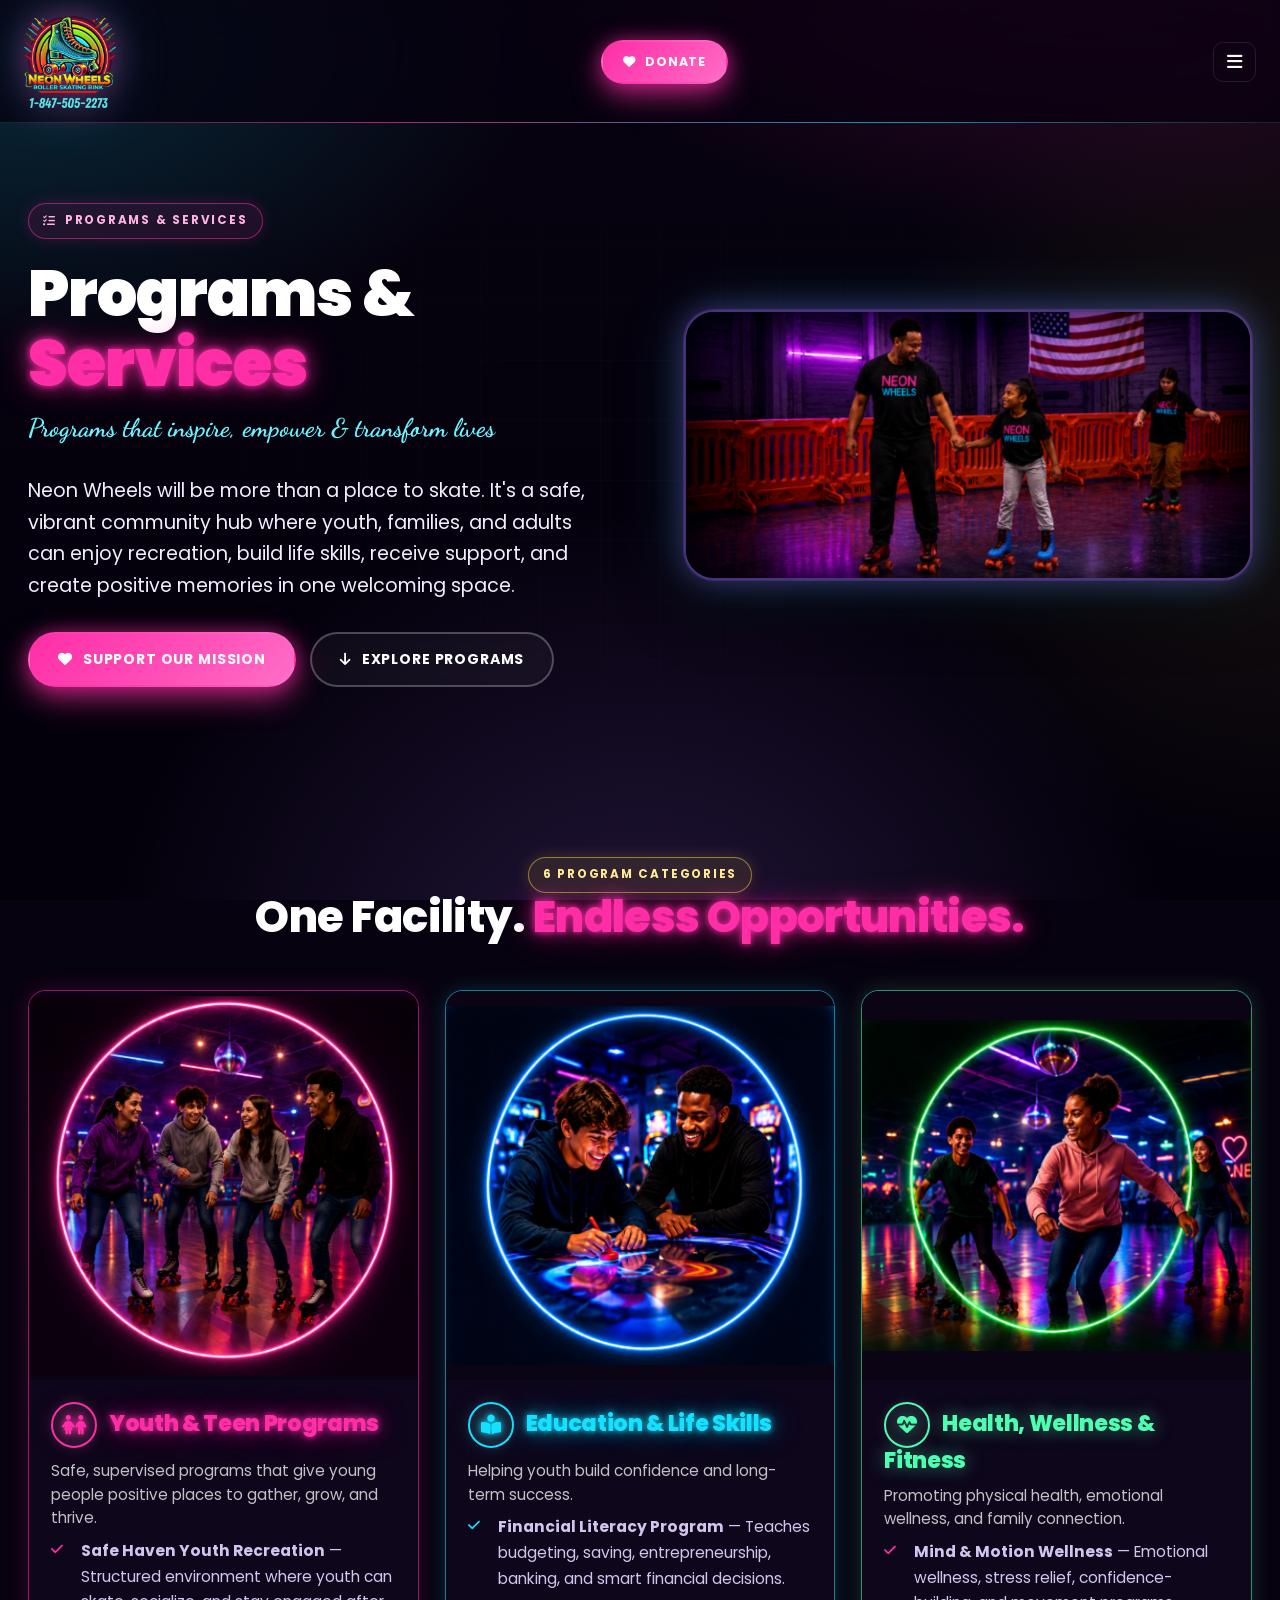
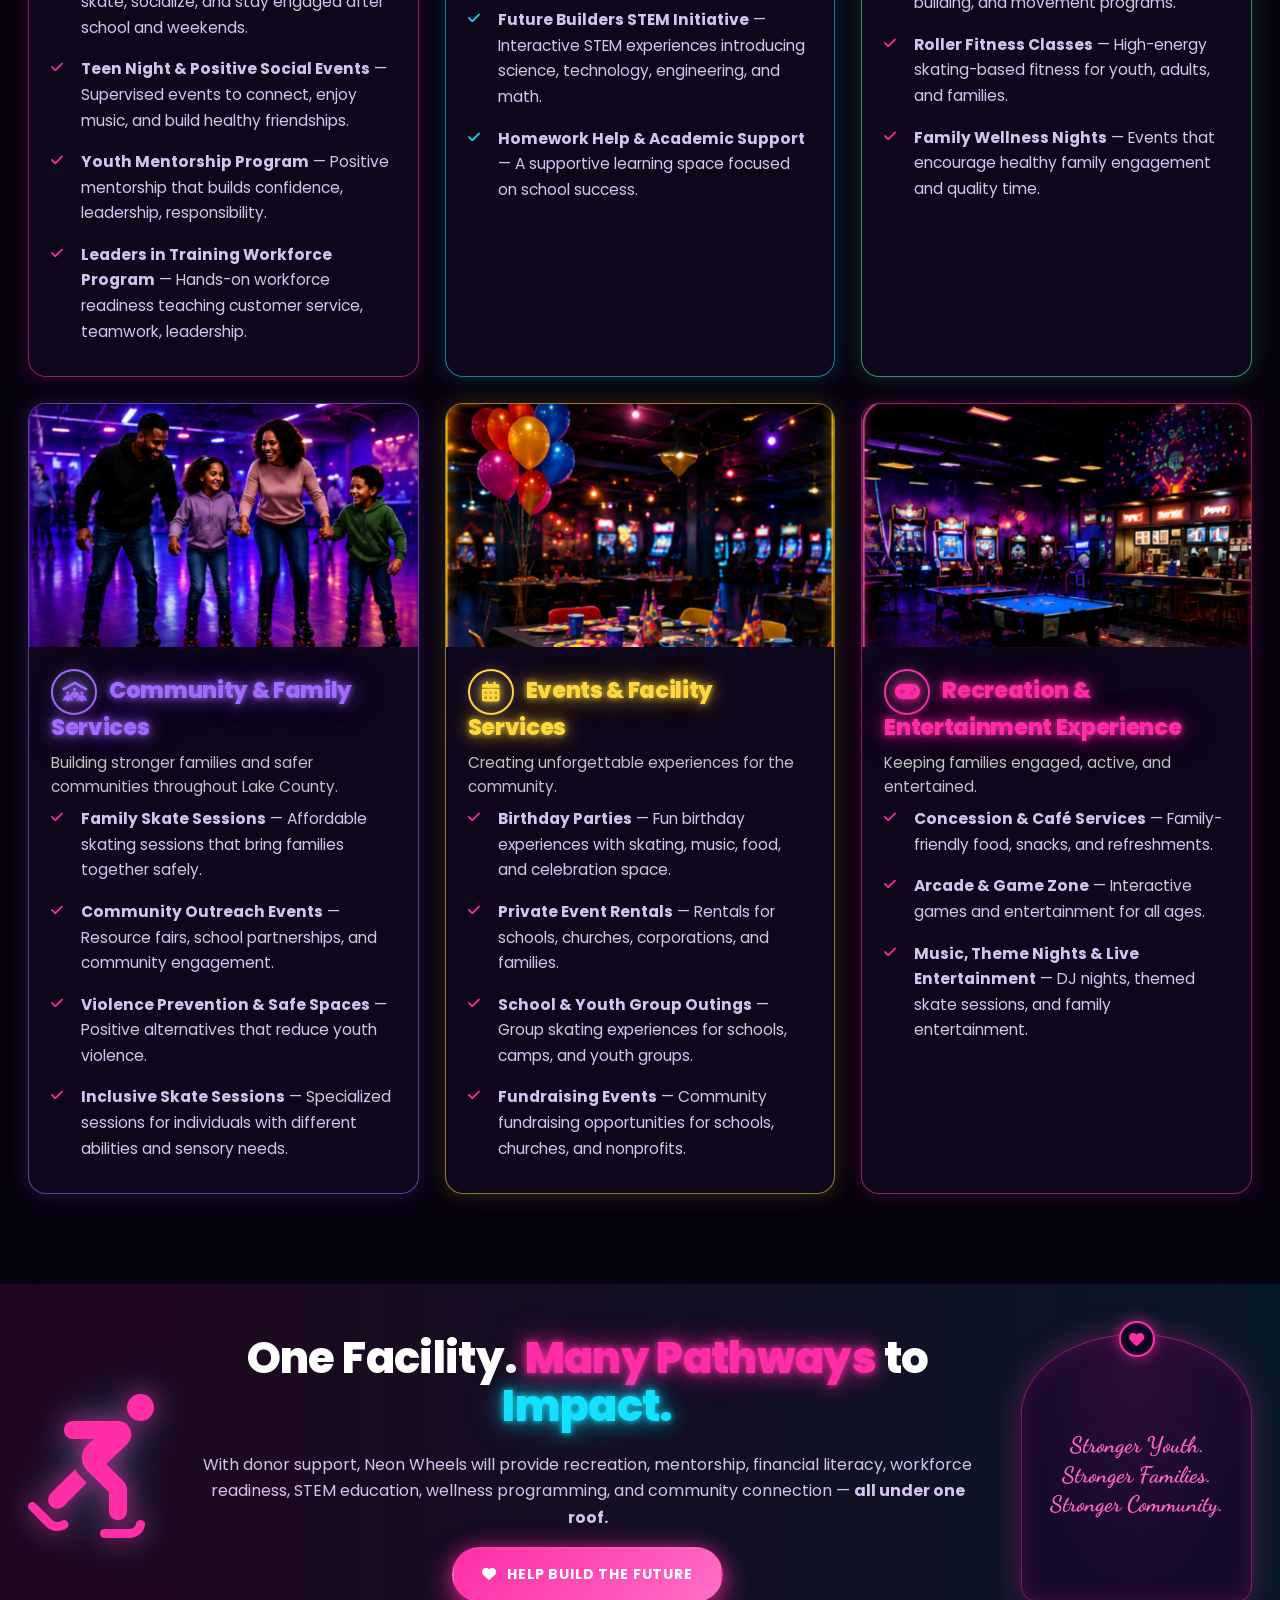
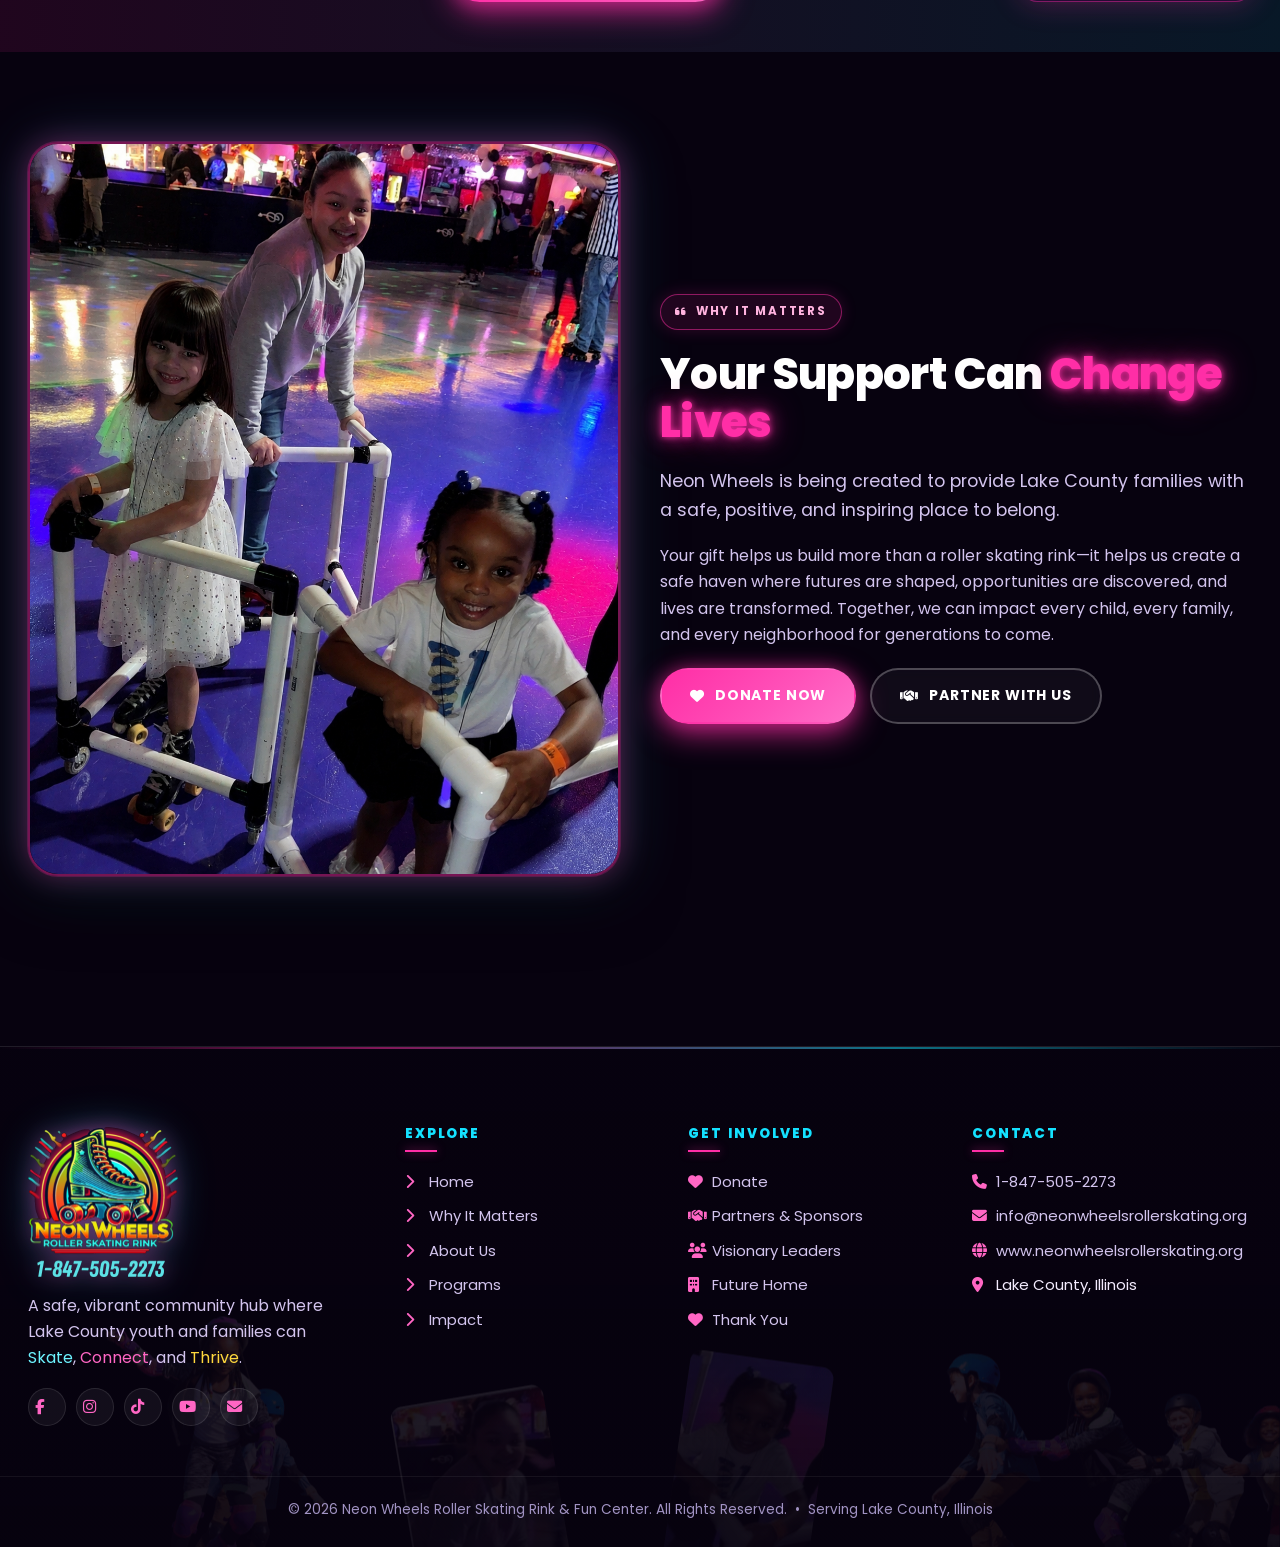
<file: programs.html>
<!DOCTYPE html>
<html lang="en">
<head>
<meta charset="UTF-8">
<meta name="viewport" content="width=device-width, initial-scale=1.0">
<title>Programs & Services | Neon Wheels Roller Skating Rink & Fun Center</title>
<meta name="description" content="Programs that inspire, empower, and transform lives — youth, education, wellness, community, events, and entertainment all under one roof.">
<!-- ===== SEO / Social (canonical + Open Graph + Twitter) ===== -->
<link rel="canonical" href="https://www.neonwheelsrollerskating.org/programs.html">
<meta name="robots" content="index, follow, max-image-preview:large, max-snippet:-1">
<meta name="theme-color" content="#0a0a14">
<meta name="author" content="Neon Wheels Roller Skating Rink &amp; Fun Center">
<meta property="og:type" content="website">
<meta property="og:site_name" content="Neon Wheels Roller Skating Rink &amp; Fun Center">
<meta property="og:locale" content="en_US">
<meta property="og:title" content="Programs & Services | Neon Wheels Roller Skating Rink & Fun Center">
<meta property="og:description" content="Programs that inspire, empower, and transform lives — youth, education, wellness, community, events, and entertainment all under one roof.">
<meta property="og:url" content="https://www.neonwheelsrollerskating.org/programs.html">
<meta property="og:image" content="https://www.neonwheelsrollerskating.org/assets/images/og-cover.jpg">
<meta property="og:image:secure_url" content="https://www.neonwheelsrollerskating.org/assets/images/og-cover.jpg">
<meta property="og:image:type" content="image/jpeg">
<meta property="og:image:width" content="1200">
<meta property="og:image:height" content="630">
<meta property="og:image:alt" content="Neon Wheels Roller Skating Rink &amp; Fun Center">
<meta name="twitter:card" content="summary_large_image">
<meta name="twitter:title" content="Programs & Services | Neon Wheels Roller Skating Rink & Fun Center">
<meta name="twitter:description" content="Programs that inspire, empower, and transform lives — youth, education, wellness, community, events, and entertainment all under one roof.">
<meta name="twitter:image" content="https://www.neonwheelsrollerskating.org/assets/images/og-cover.jpg">
<meta name="twitter:image:alt" content="Neon Wheels Roller Skating Rink &amp; Fun Center">
<link rel="icon" type="image/png" href="assets/images/logo.png">
<link rel="preconnect" href="https://fonts.googleapis.com">
<link rel="preconnect" href="https://fonts.gstatic.com" crossorigin>
<link href="https://fonts.googleapis.com/css2?family=Poppins:wght@400;500;600;700;800;900&family=Dancing+Script:wght@600;700&display=swap" rel="stylesheet">
<link rel="stylesheet" href="https://cdnjs.cloudflare.com/ajax/libs/font-awesome/6.5.0/css/all.min.css">
<link rel="stylesheet" href="assets/css/styles.css">
</head>
<body>

<header class="site-header">
  <div class="nav-wrap">
    <a class="logo-link" href="index.html"><img src="assets/images/logo.png" alt="Neon Wheels"></a>
    <button class="nav-toggle" aria-label="Toggle menu"><i class="fa-solid fa-bars"></i></button>
    <ul class="nav-menu" id="nav">
      <li><a href="index.html">Home</a></li>
      <li><a href="why-neon-wheels-matters.html">Why It Matters</a></li>
      <li><a href="about.html">About Us</a></li>
      <li><a href="programs.html" class="active">Programs</a></li>
      <li><a href="impact.html">Impact</a></li>
      <li><a href="leadership.html">Leadership</a></li>
      <li><a href="future-home.html">Future Home</a></li>
      <li><a href="partners.html">Partners &amp; Sponsors</a></li>
      <li><a href="contact.html">Contact</a></li>
      <li><a href="thank-you.html">Thank You</a></li>
    </ul>
    <a href="donate.html" class="btn btn-pink btn-sm"><i class="fa-solid fa-heart"></i> Donate</a>
  </div>
</header>

<!-- HERO -->
<section class="hero">
  <div class="container">
    <div class="hero-grid">
      <div class="reveal">
        <span class="badge badge-pink mb-2"><i class="fa-solid fa-list-check"></i> Programs &amp; Services</span>
        <h1>Programs &amp;<br><span class="neon-text-pink">Services</span></h1>
        <p class="script t-cyan" style="font-size:1.6rem; margin-top:-10px;">Programs that inspire, empower &amp; transform lives</p>
        <p class="lead">Neon Wheels will be more than a place to skate. It's a safe, vibrant community hub where youth, families, and adults can enjoy recreation, build life skills, receive support, and create positive memories in one welcoming space.</p>
        <div class="cta-row mt-3">
          <a class="btn btn-pink" href="donate.html"><i class="fa-solid fa-heart"></i> Support Our Mission</a>
          <a class="btn btn-outline" href="#program-grid"><i class="fa-solid fa-arrow-down"></i> Explore Programs</a>
        </div>
      </div>
      <div class="reveal">
        <div class="neon-frame purple">
          <img src="assets/images/programs-hero.png" alt="A father skating with his daughters in front of an American flag at Neon Wheels">
        </div>
      </div>
    </div>
  </div>
</section>

<!-- PROGRAM GRID -->
<section class="section" id="program-grid">
  <div class="container">
    <div class="section-title reveal">
      <span class="badge badge-yellow">6 Program Categories</span>
      <h2>One Facility. <span class="neon-text-pink">Endless Opportunities.</span></h2>
    </div>

    <div class="grid grid-3">

      <!-- 1 Youth & Teen -->
      <div class="photo-card pink reveal">
        <div class="pc-media pc-media-full">
          <img src="assets/images/programs-youth-teen.png" alt="Youth gathered together at Neon Wheels">
        </div>
        <div class="pc-body">
          <h2 class="neon-text-pink" style="font-size:1.4rem;"><i class="fa-solid fa-children pc-title-icon"></i>Youth &amp; Teen Programs</h2>
          <p class="t-soft">Safe, supervised programs that give young people positive places to gather, grow, and thrive.</p>
          <ul class="list-clean">
            <li><strong>Safe Haven Youth Recreation</strong> — Structured environment where youth can skate, socialize, and stay engaged after school and weekends.</li>
            <li><strong>Teen Night &amp; Positive Social Events</strong> — Supervised events to connect, enjoy music, and build healthy friendships.</li>
            <li><strong>Youth Mentorship Program</strong> — Positive mentorship that builds confidence, leadership, responsibility.</li>
            <li><strong>Leaders in Training Workforce Program</strong> — Hands-on workforce readiness teaching customer service, teamwork, leadership.</li>
          </ul>
        </div>
      </div>

      <!-- 2 Education -->
      <div class="photo-card cyan reveal">
        <div class="pc-media pc-media-full">
          <img src="assets/images/programs-education.png" alt="Students working together with a mentor on a learning project">
        </div>
        <div class="pc-body">
          <h2 class="neon-text-cyan" style="font-size:1.4rem;"><i class="fa-solid fa-book-open-reader pc-title-icon"></i>Education &amp; Life Skills</h2>
          <p class="t-soft">Helping youth build confidence and long-term success.</p>
          <ul class="list-clean cyan">
            <li><strong>Financial Literacy Program</strong> — Teaches budgeting, saving, entrepreneurship, banking, and smart financial decisions.</li>
            <li><strong>Future Builders STEM Initiative</strong> — Interactive STEM experiences introducing science, technology, engineering, and math.</li>
            <li><strong>Homework Help &amp; Academic Support</strong> — A supportive learning space focused on school success.</li>
          </ul>
        </div>
      </div>

      <!-- 3 Health & Wellness -->
      <div class="photo-card green reveal">
        <div class="pc-media pc-media-full">
          <img src="assets/images/programs-wellness.png" alt="A girl running through a neon ring of light at the rink">
        </div>
        <div class="pc-body">
          <h2 style="color: var(--green); font-size:1.4rem; text-shadow: 0 0 18px var(--green-glow);"><i class="fa-solid fa-heart-pulse pc-title-icon"></i>Health, Wellness &amp; Fitness</h2>
          <p class="t-soft">Promoting physical health, emotional wellness, and family connection.</p>
          <ul class="list-clean">
            <li><strong>Mind &amp; Motion Wellness</strong> — Emotional wellness, stress relief, confidence-building, and movement programs.</li>
            <li><strong>Roller Fitness Classes</strong> — High-energy skating-based fitness for youth, adults, and families.</li>
            <li><strong>Family Wellness Nights</strong> — Events that encourage healthy family engagement and quality time.</li>
          </ul>
        </div>
      </div>

      <!-- 4 Community & Family -->
      <div class="photo-card purple reveal">
        <div class="pc-media">
          <img src="assets/images/programs-community-family.png" alt="A family skating hand-in-hand at the rink">
        </div>
        <div class="pc-body">
          <h2 class="neon-text-purple" style="font-size:1.4rem;"><i class="fa-solid fa-people-roof pc-title-icon"></i>Community &amp; Family Services</h2>
          <p class="t-soft">Building stronger families and safer communities throughout Lake County.</p>
          <ul class="list-clean">
            <li><strong>Family Skate Sessions</strong> — Affordable skating sessions that bring families together safely.</li>
            <li><strong>Community Outreach Events</strong> — Resource fairs, school partnerships, and community engagement.</li>
            <li><strong>Violence Prevention &amp; Safe Spaces</strong> — Positive alternatives that reduce youth violence.</li>
            <li><strong>Inclusive Skate Sessions</strong> — Specialized sessions for individuals with different abilities and sensory needs.</li>
          </ul>
        </div>
      </div>

      <!-- 5 Events & Facility -->
      <div class="photo-card yellow reveal">
        <div class="pc-media">
          <img src="assets/images/programs-events-services.png" alt="A birthday party setup with balloons and decorated tables">
        </div>
        <div class="pc-body">
          <h2 class="neon-text-yellow" style="font-size:1.4rem;"><i class="fa-solid fa-calendar-days pc-title-icon"></i>Events &amp; Facility Services</h2>
          <p class="t-soft">Creating unforgettable experiences for the community.</p>
          <ul class="list-clean">
            <li><strong>Birthday Parties</strong> — Fun birthday experiences with skating, music, food, and celebration space.</li>
            <li><strong>Private Event Rentals</strong> — Rentals for schools, churches, corporations, and families.</li>
            <li><strong>School &amp; Youth Group Outings</strong> — Group skating experiences for schools, camps, and youth groups.</li>
            <li><strong>Fundraising Events</strong> — Community fundraising opportunities for schools, churches, and nonprofits.</li>
          </ul>
        </div>
      </div>

      <!-- 6 Recreation & Entertainment Experience -->
      <div class="photo-card pink reveal">
        <div class="pc-media">
          <img src="assets/images/programs-recreation-ent.png" alt="The Neon Wheels arcade and game zone lit up in neon">
        </div>
        <div class="pc-body">
          <h2 class="neon-text-pink" style="font-size:1.4rem;"><i class="fa-solid fa-gamepad pc-title-icon"></i>Recreation &amp; Entertainment Experience</h2>
          <p class="t-soft">Keeping families engaged, active, and entertained.</p>
          <ul class="list-clean">
            <li><strong>Concession &amp; Café Services</strong> — Family-friendly food, snacks, and refreshments.</li>
            <li><strong>Arcade &amp; Game Zone</strong> — Interactive games and entertainment for all ages.</li>
            <li><strong>Music, Theme Nights &amp; Live Entertainment</strong> — DJ nights, themed skate sessions, and family entertainment.</li>
          </ul>
        </div>
      </div>

    </div>
  </div>
</section>

<!-- ROLLER SKATE CALLOUT -->
<section class="section-sm" style="background: linear-gradient(90deg, rgba(255,46,166,0.10), rgba(20,225,255,0.10));">
  <div class="container">
    <div class="grid" style="grid-template-columns: auto 1fr auto; gap: 36px; align-items: center;">
      <div class="skate-deco floaty"><i class="fa-solid fa-skating"></i></div>
      <div class="reveal">
        <h2 class="t-center">One Facility. <span class="neon-text-pink">Many Pathways</span> to <span class="neon-text-cyan">Impact.</span></h2>
        <p class="t-center">With donor support, Neon Wheels will provide recreation, mentorship, financial literacy, workforce readiness, STEM education, wellness programming, and community connection — <strong>all under one roof.</strong></p>
        <div class="cta-row" style="justify-content:center;">
          <a class="btn btn-pink" href="donate.html"><i class="fa-solid fa-heart"></i> Help Build the Future</a>
        </div>
      </div>
      <div class="heart-box" style="max-width:240px;">
        <p class="script t-pink" style="font-size:1.4rem; margin:0; line-height:1.3;">Stronger Youth.<br>Stronger Families.<br>Stronger Community.</p>
      </div>
    </div>
  </div>
</section>

<!-- CHANGING LIVES -->
<section class="section">
  <div class="container">
    <div class="grid grid-2" style="gap: 40px; align-items: center;">
      <div class="reveal">
        <div class="neon-frame pink">
          <img src="assets/images/dad-daughter.png" alt="Father and daughter skating">
        </div>
      </div>
      <div class="reveal">
        <span class="badge badge-pink"><i class="fa-solid fa-quote-left"></i> Why It Matters</span>
        <h2 class="mt-2" class="script">Your Support Can <span class="neon-text-pink">Change Lives</span></h2>
        <p class="text-lg">Neon Wheels is being created to provide Lake County families with a safe, positive, and inspiring place to belong.</p>
        <p>Your gift helps us build more than a roller skating rink—it helps us create a safe haven where futures are shaped, opportunities are discovered, and lives are transformed. Together, we can impact every child, every family, and every neighborhood for generations to come.</p>
        <div class="cta-row mt-2">
          <a class="btn btn-pink" href="donate.html"><i class="fa-solid fa-heart"></i> Donate Now</a>
          <a class="btn btn-outline" href="partners.html"><i class="fa-solid fa-handshake"></i> Partner With Us</a>
        </div>
      </div>
    </div>
  </div>
</section>

<footer class="site-footer">
  <div class="container">
    <div class="footer-grid">
      <div class="footer-logo">
        <img src="assets/images/logo.png" alt="Neon Wheels">
        <p>A safe, vibrant community hub where Lake County youth and families can <span class="t-cyan">Skate</span>, <span class="t-pink">Connect</span>, and <span class="t-yellow">Thrive</span>.</p>
        <div class="social-row">
          <span><i class="fa-brands fa-facebook-f"></i></span><span><i class="fa-brands fa-instagram"></i></span><span><i class="fa-brands fa-tiktok"></i></span><span><i class="fa-brands fa-youtube"></i></span><a href="mailto:info@neonwheelsrollerskating.org"><i class="fa-solid fa-envelope"></i></a>
        </div>
      </div>
            <div>
        <h4>Explore</h4>
        <ul>
          <li><a href="index.html"><i class="fa-solid fa-chevron-right"></i>Home</a></li>
          <li><a href="why-neon-wheels-matters.html"><i class="fa-solid fa-chevron-right"></i>Why It Matters</a></li>
          <li><a href="about.html"><i class="fa-solid fa-chevron-right"></i>About Us</a></li>
          <li><a href="programs.html"><i class="fa-solid fa-chevron-right"></i>Programs</a></li>
          <li><a href="impact.html"><i class="fa-solid fa-chevron-right"></i>Impact</a></li>
        </ul>
      </div>
      <div>
        <h4>Get Involved</h4>
        <ul>
          <li><a href="donate.html"><i class="fa-solid fa-heart"></i>Donate</a></li>
          <li><a href="partners.html"><i class="fa-solid fa-handshake"></i>Partners &amp; Sponsors</a></li>
          <li><a href="leadership.html"><i class="fa-solid fa-users"></i>Visionary Leaders</a></li>
          <li><a href="future-home.html"><i class="fa-solid fa-building"></i>Future Home</a></li>
          <li><a href="thank-you.html"><i class="fa-solid fa-heart"></i>Thank You</a></li>
        </ul>
      </div>
      <div>
        <h4>Contact</h4>
        <ul>
          <li><i class="fa-solid fa-phone"></i><a href="tel:+18475052273">1-847-505-2273</a></li>
          <li><i class="fa-solid fa-envelope"></i><a href="mailto:info@neonwheelsrollerskating.org">info@neonwheelsrollerskating.org</a></li>
          <li><i class="fa-solid fa-globe"></i><a href="https://www.neonwheelsrollerskating.org">www.neonwheelsrollerskating.org</a></li>
          <li><i class="fa-solid fa-location-dot"></i>Lake County, Illinois</li>
        </ul>
      </div>
    </div>
    </div>
    <div class="footer-copy">
      © 2026 Neon Wheels Roller Skating Rink &amp; Fun Center. All Rights Reserved. &nbsp;•&nbsp; Serving Lake County, Illinois
    </div>
  </div>
</footer>

<script src="assets/js/main.js"></script>
</body>
</html>
</file>
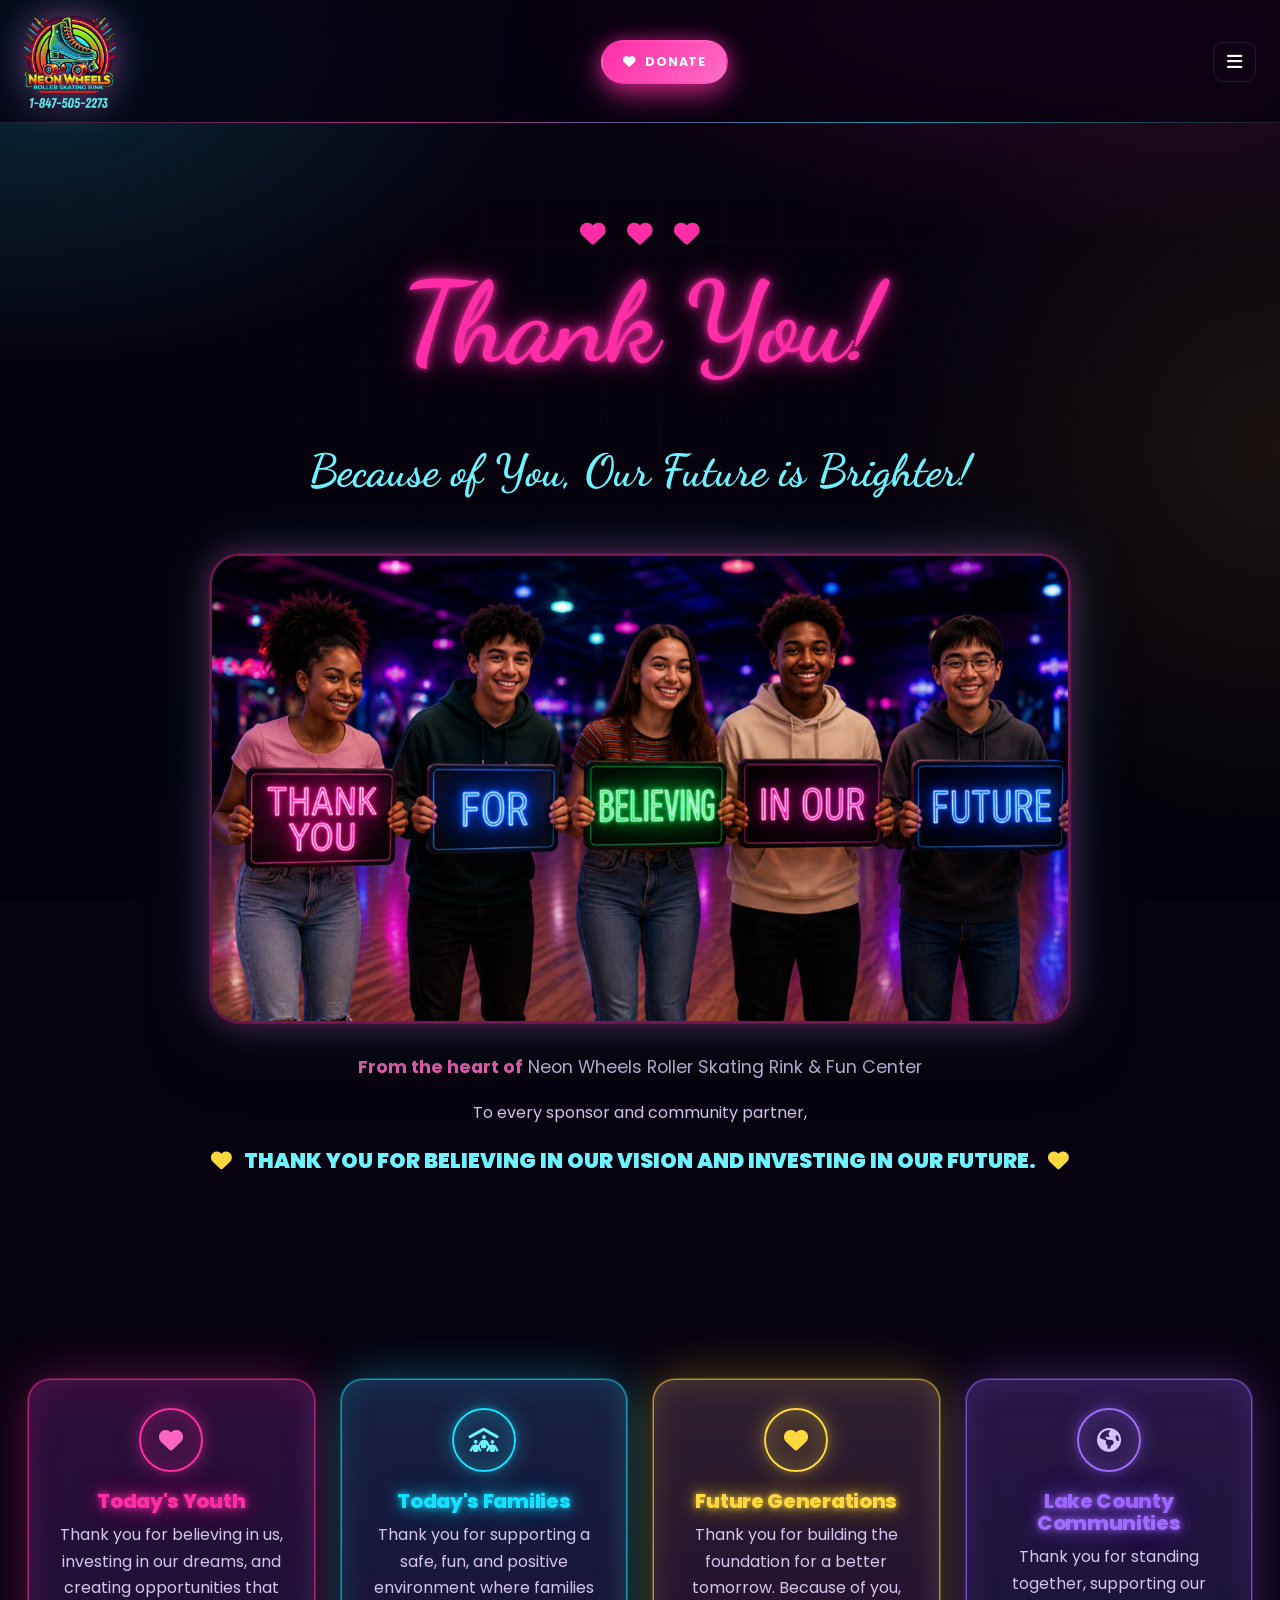
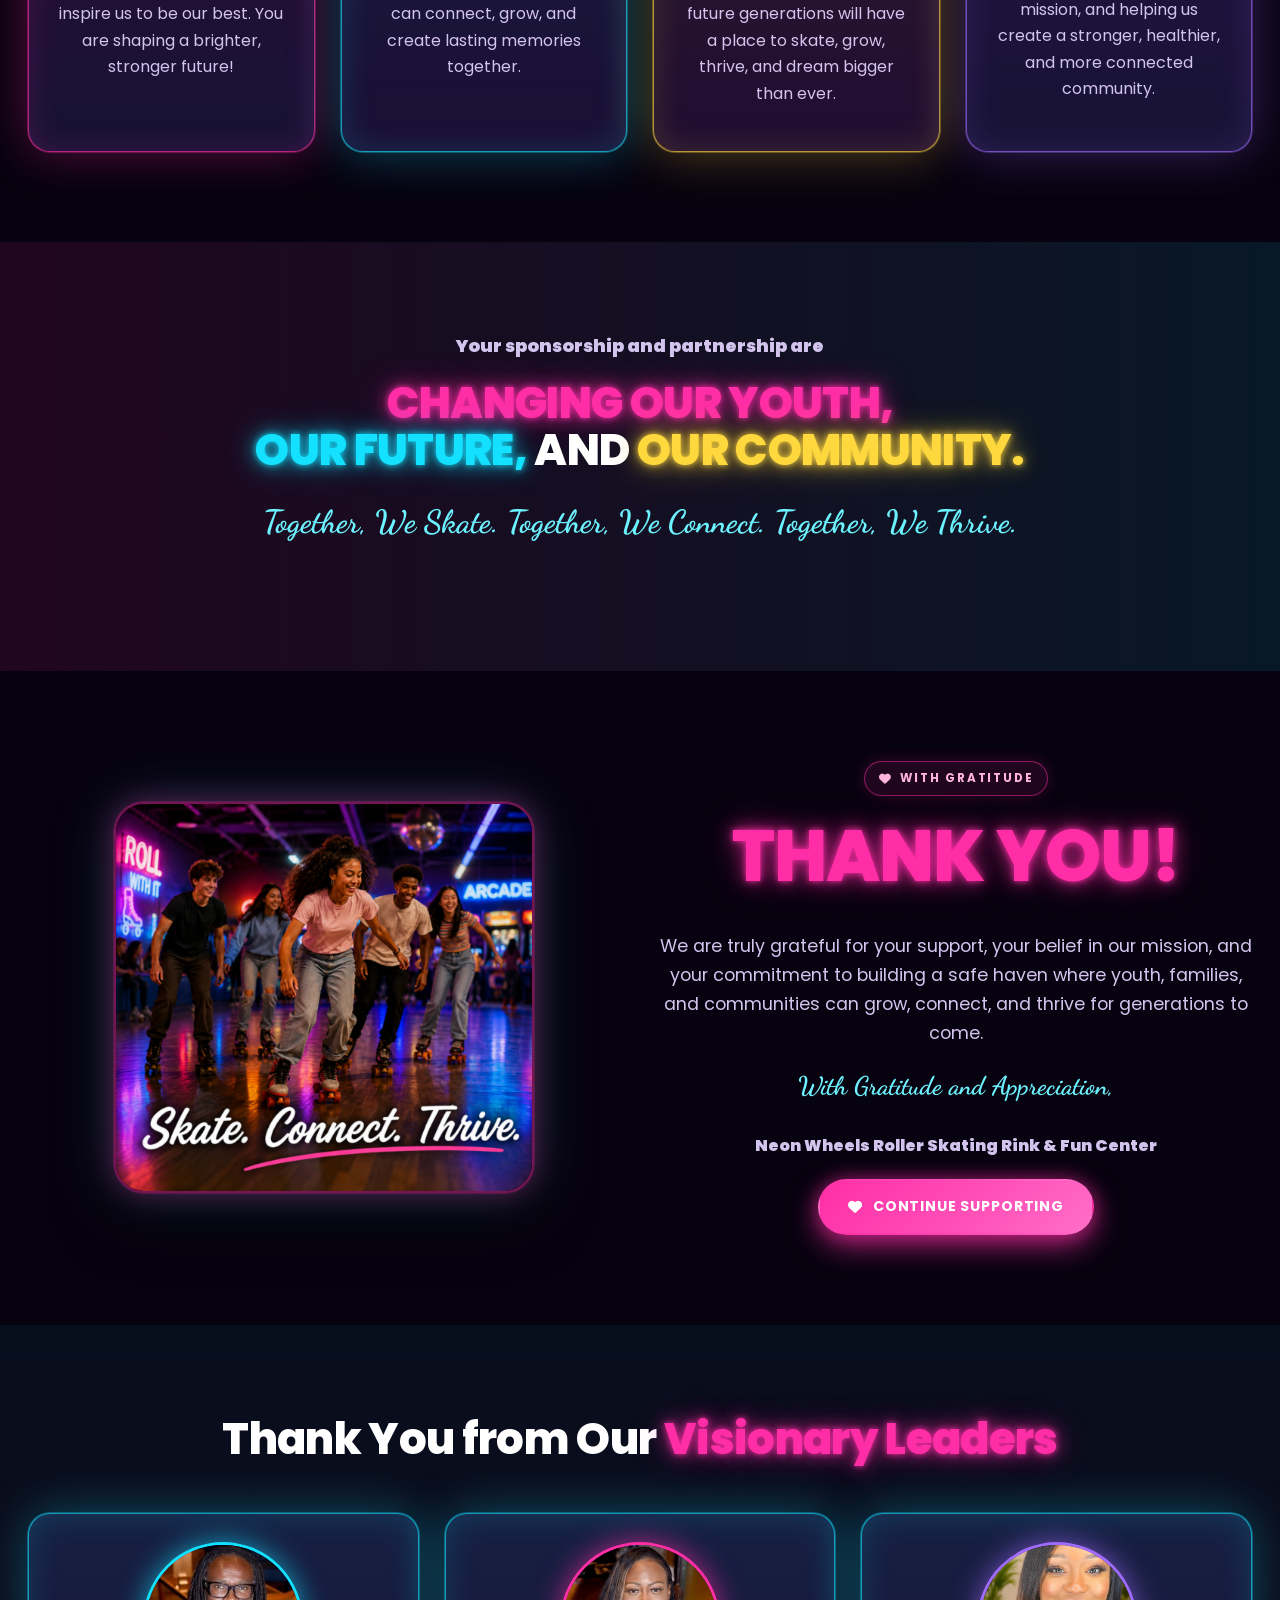
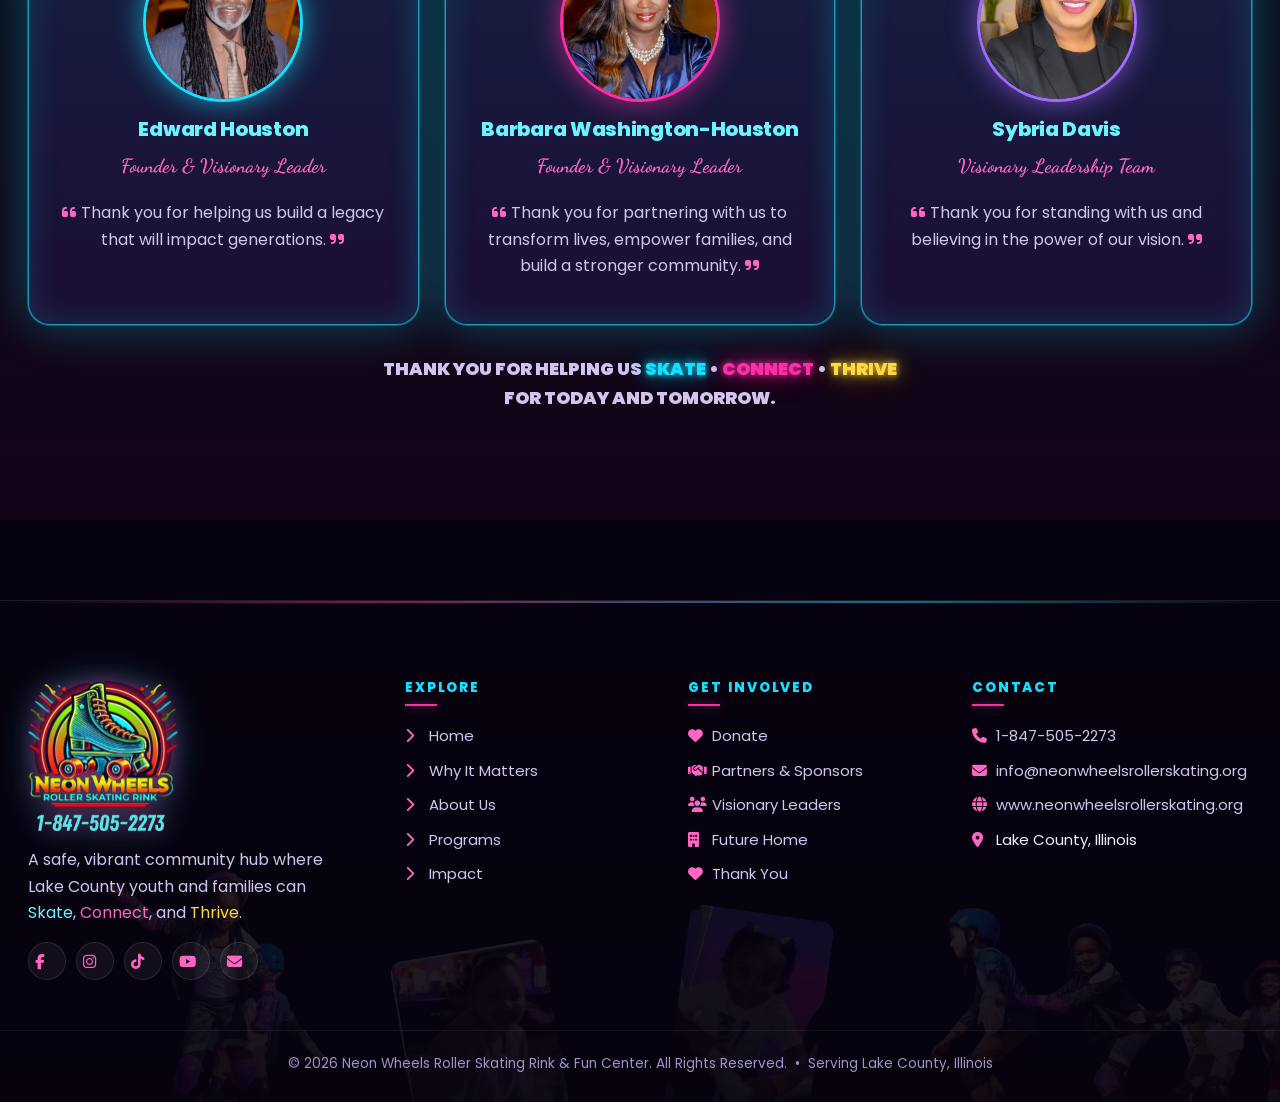
<file: thank-you.html>
<!DOCTYPE html>
<html lang="en">
<head>
<meta charset="UTF-8">
<meta name="viewport" content="width=device-width, initial-scale=1.0">
<title>Thank You! | Neon Wheels Roller Skating Rink & Fun Center</title>
<meta name="description" content="Because of you, our future is brighter! Thank you for believing in our vision and investing in our future.">
<!-- ===== SEO / Social (canonical + Open Graph + Twitter) ===== -->
<link rel="canonical" href="https://www.neonwheelsrollerskating.org/thank-you.html">
<meta name="robots" content="index, follow, max-image-preview:large, max-snippet:-1">
<meta name="theme-color" content="#0a0a14">
<meta name="author" content="Neon Wheels Roller Skating Rink &amp; Fun Center">
<meta property="og:type" content="website">
<meta property="og:site_name" content="Neon Wheels Roller Skating Rink &amp; Fun Center">
<meta property="og:locale" content="en_US">
<meta property="og:title" content="Thank You! | Neon Wheels Roller Skating Rink & Fun Center">
<meta property="og:description" content="Because of you, our future is brighter! Thank you for believing in our vision and investing in our future.">
<meta property="og:url" content="https://www.neonwheelsrollerskating.org/thank-you.html">
<meta property="og:image" content="https://www.neonwheelsrollerskating.org/assets/images/og-cover.jpg">
<meta property="og:image:secure_url" content="https://www.neonwheelsrollerskating.org/assets/images/og-cover.jpg">
<meta property="og:image:type" content="image/jpeg">
<meta property="og:image:width" content="1200">
<meta property="og:image:height" content="630">
<meta property="og:image:alt" content="Neon Wheels Roller Skating Rink &amp; Fun Center">
<meta name="twitter:card" content="summary_large_image">
<meta name="twitter:title" content="Thank You! | Neon Wheels Roller Skating Rink & Fun Center">
<meta name="twitter:description" content="Because of you, our future is brighter! Thank you for believing in our vision and investing in our future.">
<meta name="twitter:image" content="https://www.neonwheelsrollerskating.org/assets/images/og-cover.jpg">
<meta name="twitter:image:alt" content="Neon Wheels Roller Skating Rink &amp; Fun Center">
<link rel="icon" type="image/png" href="assets/images/logo.png">
<link rel="preconnect" href="https://fonts.googleapis.com">
<link rel="preconnect" href="https://fonts.gstatic.com" crossorigin>
<link href="https://fonts.googleapis.com/css2?family=Poppins:wght@400;500;600;700;800;900&family=Dancing+Script:wght@600;700&display=swap" rel="stylesheet">
<link rel="stylesheet" href="https://cdnjs.cloudflare.com/ajax/libs/font-awesome/6.5.0/css/all.min.css">
<link rel="stylesheet" href="assets/css/styles.css">
</head>
<body>

<header class="site-header">
  <div class="nav-wrap">
    <a class="logo-link" href="index.html"><img src="assets/images/logo.png" alt="Neon Wheels"></a>
    <button class="nav-toggle" aria-label="Toggle menu"><i class="fa-solid fa-bars"></i></button>
    <ul class="nav-menu" id="nav">
      <li><a href="index.html">Home</a></li>
      <li><a href="why-neon-wheels-matters.html">Why It Matters</a></li>
      <li><a href="about.html">About Us</a></li>
      <li><a href="programs.html">Programs</a></li>
      <li><a href="impact.html">Impact</a></li>
      <li><a href="leadership.html">Leadership</a></li>
      <li><a href="future-home.html">Future Home</a></li>
      <li><a href="partners.html">Partners &amp; Sponsors</a></li>
      <li><a href="contact.html">Contact</a></li>
      <li><a href="thank-you.html" class="active">Thank You</a></li>
    </ul>
    <a href="donate.html" class="btn btn-pink btn-sm"><i class="fa-solid fa-heart"></i> Donate</a>
  </div>
</header>

<!-- HERO -->
<section class="section">
  <div class="container t-center reveal">
    <div style="font-size: 1.6rem; color: var(--pink); margin-bottom: 12px;">
      <i class="fa-solid fa-heart"></i> &nbsp; <i class="fa-solid fa-heart"></i> &nbsp; <i class="fa-solid fa-heart"></i>
    </div>
    <h1 class="script neon-text-pink" style="font-size: clamp(3.5rem, 10vw, 7rem); line-height: 1;">Thank You!</h1>
    <p class="script t-cyan" style="font-size: clamp(1.8rem, 3.5vw, 2.8rem);">Because of You, Our Future is Brighter!</p>

    <div class="mt-3" style="max-width: 860px; margin: 30px auto 0;">
      <div class="neon-frame pink">
        <img src="assets/images/donate-thankyou.png" alt="Five young people holding neon THANK YOU FOR BELIEVING IN OUR FUTURE signs at Neon Wheels">
      </div>
    </div>

    <p class="text-lg mt-3"><strong class="t-pink">From the heart of</strong> Neon Wheels Roller Skating Rink &amp; Fun Center</p>
    <p class="t-soft">To every sponsor and community partner,</p>
    <p class="text-xl t-cyan fw-900" style="margin-top:18px;"><i class="fa-solid fa-heart t-yellow"></i> &nbsp; THANK YOU FOR BELIEVING IN OUR VISION AND INVESTING IN OUR FUTURE. &nbsp; <i class="fa-solid fa-heart t-yellow"></i></p>
  </div>
</section>

<!-- GRATITUDE PILLARS -->
<section class="section">
  <div class="container">
    <div class="grid grid-4">
      <div class="neon-card reveal t-center">
        <span class="icon-badge"><i class="fa-solid fa-heart"></i></span>
        <h3 class="neon-text-pink">Today's Youth</h3>
        <p>Thank you for believing in us, investing in our dreams, and creating opportunities that inspire us to be our best. You are shaping a brighter, stronger future!</p>
      </div>
      <div class="neon-card cyan reveal t-center">
        <span class="icon-badge cyan"><i class="fa-solid fa-people-roof"></i></span>
        <h3 class="neon-text-cyan">Today's Families</h3>
        <p>Thank you for supporting a safe, fun, and positive environment where families can connect, grow, and create lasting memories together.</p>
      </div>
      <div class="neon-card yellow reveal t-center">
        <span class="icon-badge yellow"><i class="fa-solid fa-heart"></i></span>
        <h3 class="neon-text-yellow">Future Generations</h3>
        <p>Thank you for building the foundation for a better tomorrow. Because of you, future generations will have a place to skate, grow, thrive, and dream bigger than ever.</p>
      </div>
      <div class="neon-card purple reveal t-center">
        <span class="icon-badge purple"><i class="fa-solid fa-earth-americas"></i></span>
        <h3 class="neon-text-purple">Lake County Communities</h3>
        <p>Thank you for standing together, supporting our mission, and helping us create a stronger, healthier, and more connected community.</p>
      </div>
    </div>
  </div>
</section>

<!-- BIG MESSAGE -->
<section class="section" style="background: linear-gradient(90deg, rgba(255,46,166,0.10), rgba(20,225,255,0.10));">
  <div class="container t-center reveal">
    <p class="text-lg fw-900">Your sponsorship and partnership are</p>
    <h2><span class="neon-text-pink">CHANGING OUR YOUTH,</span><br><span class="neon-text-cyan">OUR FUTURE,</span> AND <span class="neon-text-yellow">OUR COMMUNITY.</span></h2>
    <p class="script t-cyan mt-2" style="font-size:2rem;">Together, We Skate. Together, We Connect. Together, We Thrive.</p>
  </div>
</section>

<!-- BIG THANK YOU -->
<section class="section">
  <div class="container">
    <div class="grid grid-2" style="gap: 40px; align-items: center;">
      <div class="t-center reveal">
        <div class="neon-frame pink ty-zoom" style="max-width:420px; margin:0 auto;">
          <img src="assets/images/thankyou-skate-connect.png" alt="Kids skating together with the words Skate. Connect. Thrive.">
        </div>
      </div>
      <div class="t-center reveal">
        <span class="badge badge-pink mb-2"><i class="fa-solid fa-heart"></i> With Gratitude</span>
        <h2 class="neon-text-pink" style="font-size: clamp(2.8rem, 6vw, 4.5rem);">THANK YOU!</h2>
        <p class="text-lg">We are truly grateful for your support, your belief in our mission, and your commitment to building a safe haven where youth, families, and communities can grow, connect, and thrive for generations to come.</p>
        <p class="script t-cyan" style="font-size:1.6rem;">With Gratitude and Appreciation,</p>
        <p class="fw-900">Neon Wheels Roller Skating Rink &amp; Fun Center</p>
        <div class="cta-row mt-2" style="justify-content:center;">
          <a class="btn btn-pink" href="donate.html"><i class="fa-solid fa-heart"></i> Continue Supporting</a>
        </div>
      </div>
    </div>
  </div>
</section>

<!-- LEADERS THANK YOUS -->
<section class="section" style="background: linear-gradient(180deg, rgba(20,225,255,0.06), rgba(255,46,166,0.06));">
  <div class="container">
    <div class="section-title reveal">
      <h2>Thank You from Our <span class="neon-text-pink">Visionary Leaders</span></h2>
    </div>
    <div class="grid grid-3">

      <div class="neon-card cyan t-center reveal">
        <img src="assets/images/edward.jpg" alt="Edward Houston" style="width:160px; height:160px; border-radius:50%; object-fit:cover; margin:0 auto 16px; border:3px solid var(--cyan); box-shadow:0 0 28px var(--cyan-glow);">
        <h3 class="t-cyan">Edward Houston</h3>
        <p class="script t-pink" style="font-size:1.2rem;">Founder &amp; Visionary Leader</p>
        <p><i class="fa-solid fa-quote-left t-pink"></i> Thank you for helping us build a legacy that will impact generations. <i class="fa-solid fa-quote-right t-pink"></i></p>
      </div>

      <div class="neon-card cyan t-center reveal">
        <img src="assets/images/barbara.jpg" alt="Barbara Washington-Houston" style="width:160px; height:160px; border-radius:50%; object-fit:cover; margin:0 auto 16px; border:3px solid var(--pink); box-shadow:0 0 28px var(--pink-glow);">
        <h3 class="t-cyan">Barbara Washington-Houston</h3>
        <p class="script t-pink" style="font-size:1.2rem;">Founder &amp; Visionary Leader</p>
        <p><i class="fa-solid fa-quote-left t-pink"></i> Thank you for partnering with us to transform lives, empower families, and build a stronger community. <i class="fa-solid fa-quote-right t-pink"></i></p>
      </div>

      <div class="neon-card cyan t-center reveal">
        <img src="assets/images/sybria.jpg" alt="Sybria Davis" style="width:160px; height:160px; border-radius:50%; object-fit:cover; margin:0 auto 16px; border:3px solid var(--purple); box-shadow:0 0 28px var(--purple-glow);">
        <h3 class="t-cyan">Sybria Davis</h3>
        <p class="script t-pink" style="font-size:1.2rem;">Visionary Leadership Team</p>
        <p><i class="fa-solid fa-quote-left t-pink"></i> Thank you for standing with us and believing in the power of our vision. <i class="fa-solid fa-quote-right t-pink"></i></p>
      </div>

    </div>

    <p class="t-center mt-3 fw-900 text-lg">THANK YOU FOR HELPING US <span class="neon-text-cyan">SKATE</span> • <span class="neon-text-pink">CONNECT</span> • <span class="neon-text-yellow">THRIVE</span><br>FOR TODAY AND TOMORROW.</p>
  </div>
</section>

<footer class="site-footer">
  <div class="container">
    <div class="footer-grid">
      <div class="footer-logo">
        <img src="assets/images/logo.png" alt="Neon Wheels">
        <p>A safe, vibrant community hub where Lake County youth and families can <span class="t-cyan">Skate</span>, <span class="t-pink">Connect</span>, and <span class="t-yellow">Thrive</span>.</p>
        <div class="social-row">
          <span><i class="fa-brands fa-facebook-f"></i></span><span><i class="fa-brands fa-instagram"></i></span><span><i class="fa-brands fa-tiktok"></i></span><span><i class="fa-brands fa-youtube"></i></span><a href="mailto:info@neonwheelsrollerskating.org"><i class="fa-solid fa-envelope"></i></a>
        </div>
      </div>
            <div>
        <h4>Explore</h4>
        <ul>
          <li><a href="index.html"><i class="fa-solid fa-chevron-right"></i>Home</a></li>
          <li><a href="why-neon-wheels-matters.html"><i class="fa-solid fa-chevron-right"></i>Why It Matters</a></li>
          <li><a href="about.html"><i class="fa-solid fa-chevron-right"></i>About Us</a></li>
          <li><a href="programs.html"><i class="fa-solid fa-chevron-right"></i>Programs</a></li>
          <li><a href="impact.html"><i class="fa-solid fa-chevron-right"></i>Impact</a></li>
        </ul>
      </div>
      <div>
        <h4>Get Involved</h4>
        <ul>
          <li><a href="donate.html"><i class="fa-solid fa-heart"></i>Donate</a></li>
          <li><a href="partners.html"><i class="fa-solid fa-handshake"></i>Partners &amp; Sponsors</a></li>
          <li><a href="leadership.html"><i class="fa-solid fa-users"></i>Visionary Leaders</a></li>
          <li><a href="future-home.html"><i class="fa-solid fa-building"></i>Future Home</a></li>
          <li><a href="thank-you.html"><i class="fa-solid fa-heart"></i>Thank You</a></li>
        </ul>
      </div>
      <div>
        <h4>Contact</h4>
        <ul>
          <li><i class="fa-solid fa-phone"></i><a href="tel:+18475052273">1-847-505-2273</a></li>
          <li><i class="fa-solid fa-envelope"></i><a href="mailto:info@neonwheelsrollerskating.org">info@neonwheelsrollerskating.org</a></li>
          <li><i class="fa-solid fa-globe"></i><a href="https://www.neonwheelsrollerskating.org">www.neonwheelsrollerskating.org</a></li>
          <li><i class="fa-solid fa-location-dot"></i>Lake County, Illinois</li>
        </ul>
      </div>
    </div>
    </div>
    <div class="footer-copy">
      © 2026 Neon Wheels Roller Skating Rink &amp; Fun Center. All Rights Reserved. &nbsp;•&nbsp; Serving Lake County, Illinois
    </div>
  </div>
</footer>

<script src="assets/js/main.js"></script>
</body>
</html>
</file>
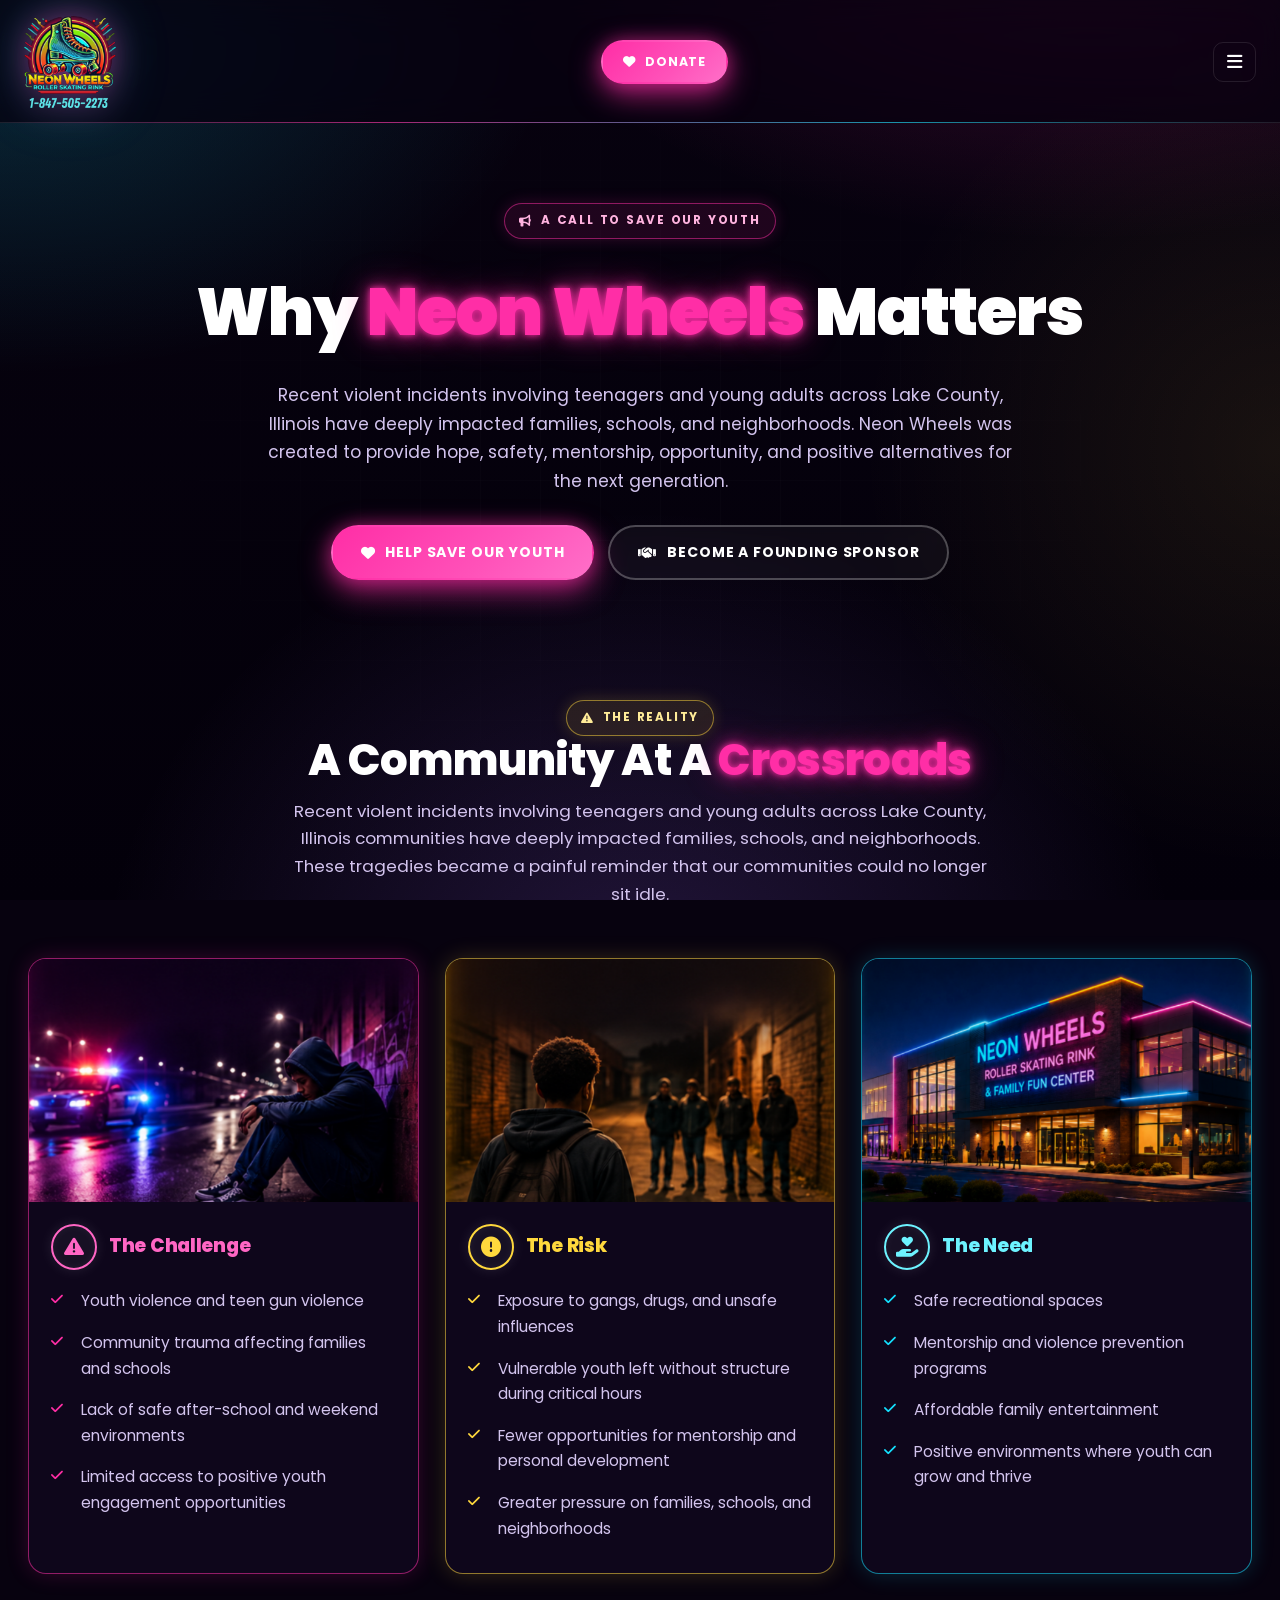
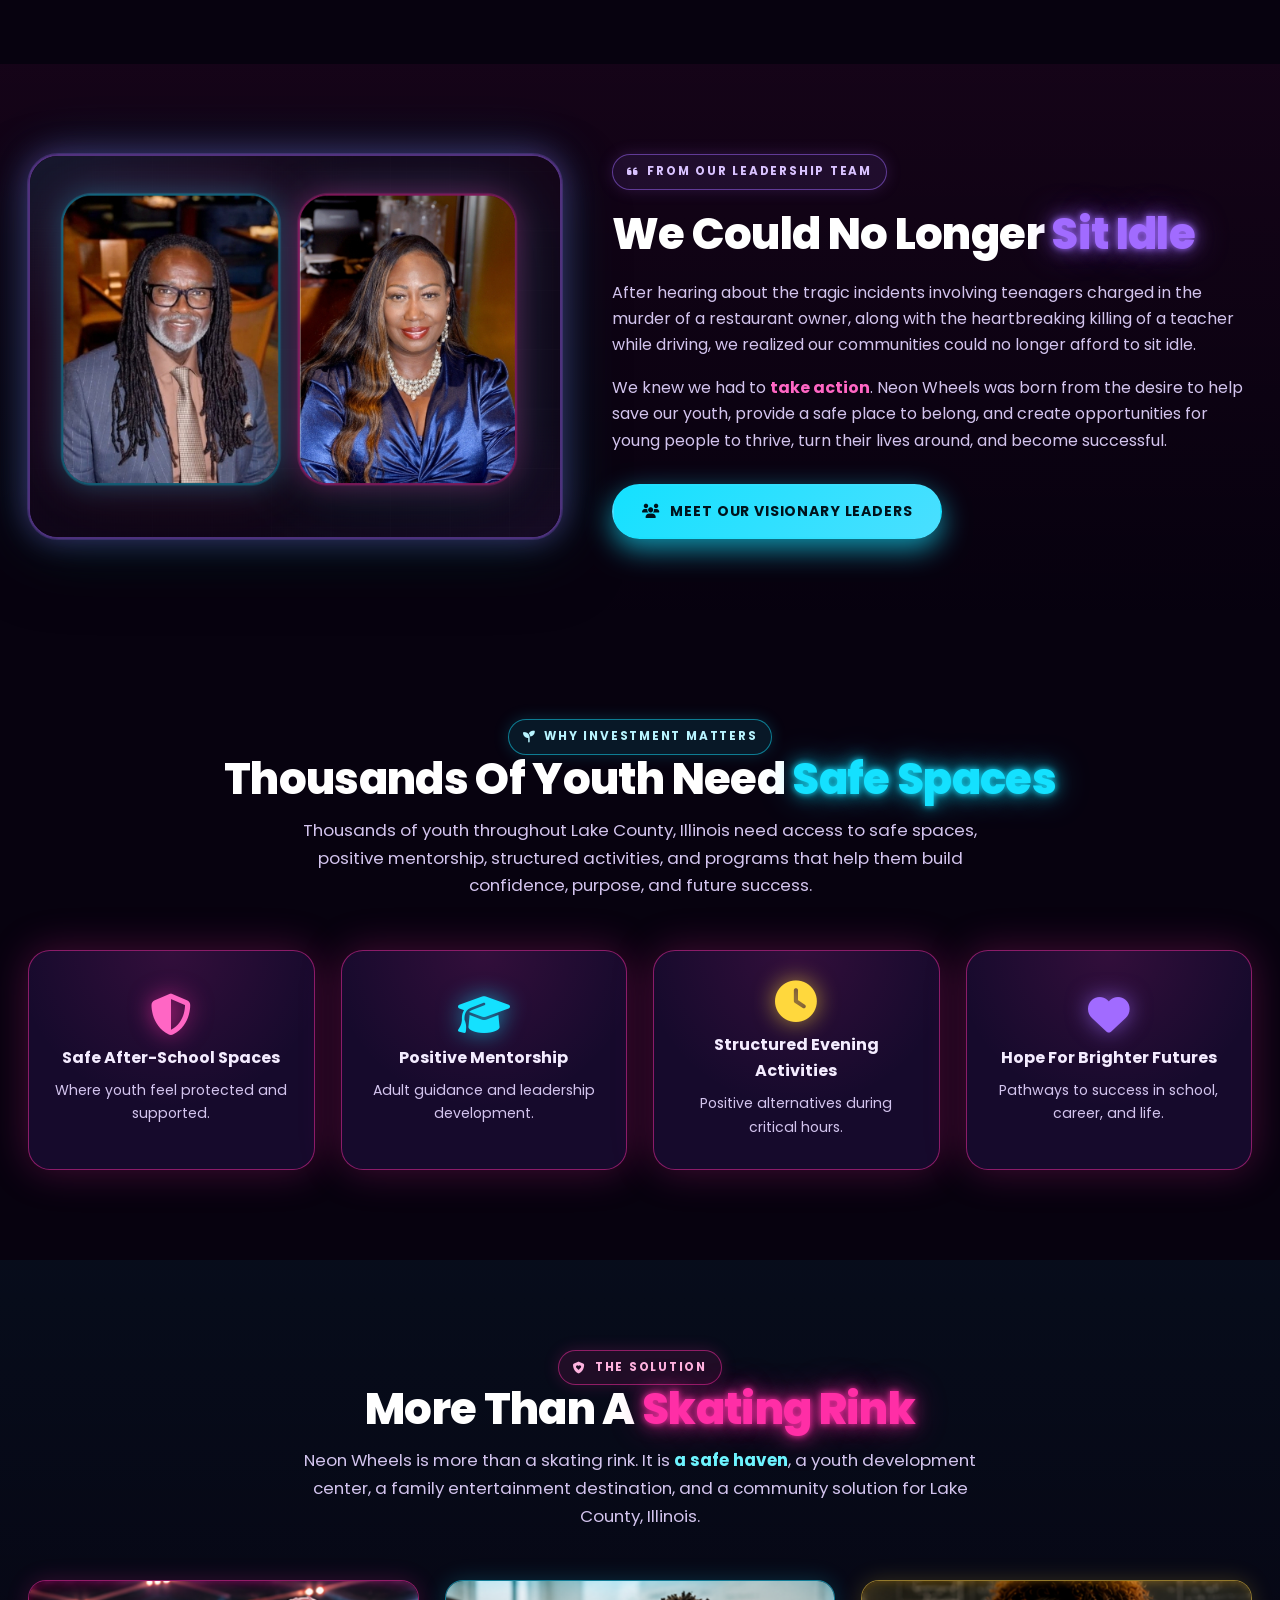
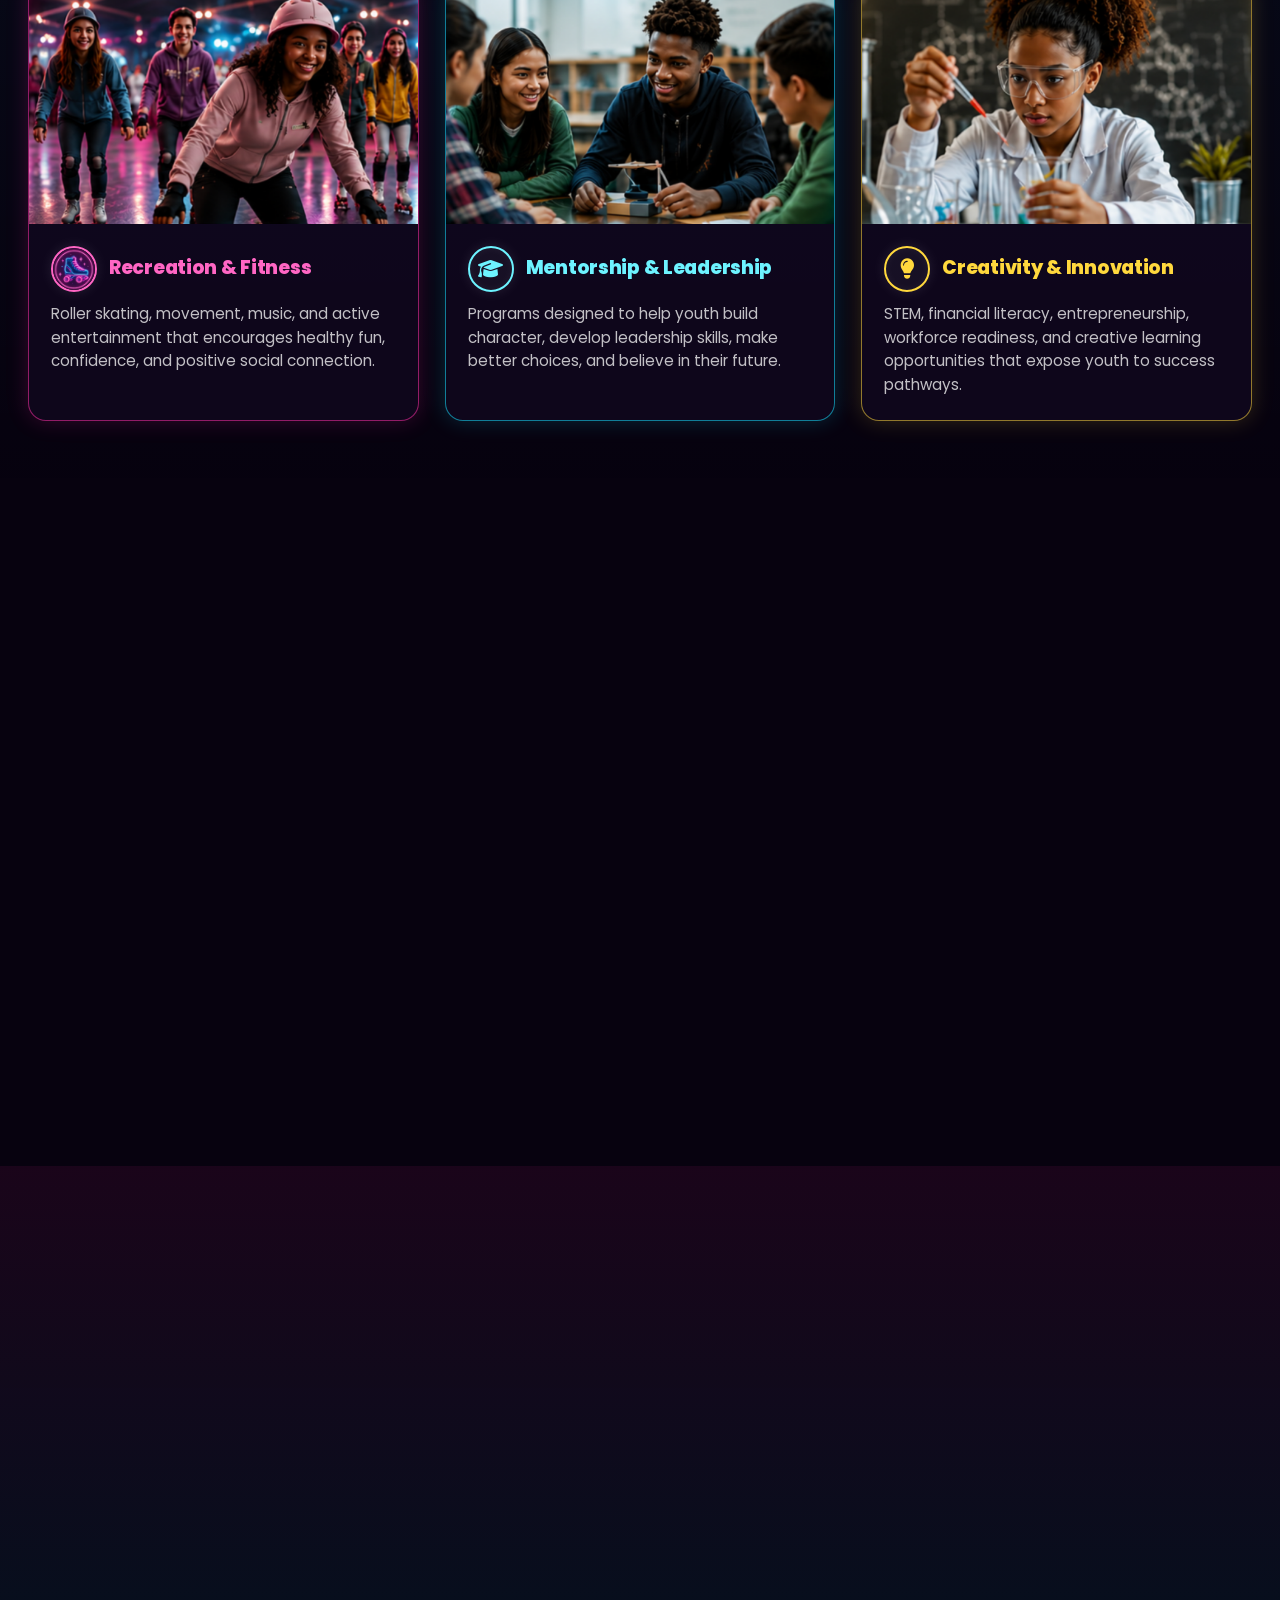
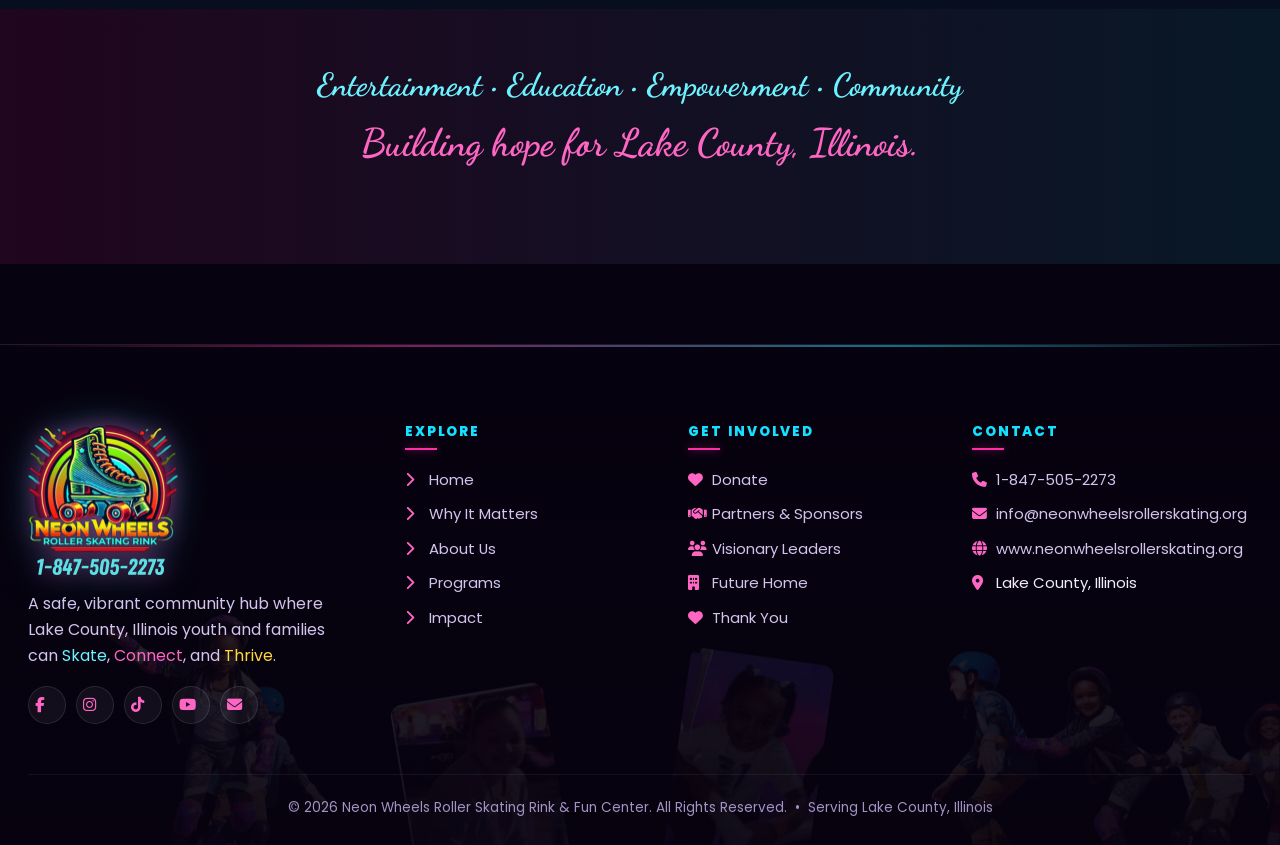
<file: why-neon-wheels-matters.html>
<!DOCTYPE html>
<html lang="en">
<head>
<meta charset="UTF-8">
<meta name="viewport" content="width=device-width, initial-scale=1.0">
<title>Why Neon Wheels Matters | A Call To Save Our Youth</title>
<meta name="description" content="Why Neon Wheels Matters — a community at a crossroads, the challenge, the risk, and the need. A safe haven for Lake County, Illinois youth and families.">
<!-- ===== SEO / Social (canonical + Open Graph + Twitter) ===== -->
<link rel="canonical" href="https://www.neonwheelsrollerskating.org/why-neon-wheels-matters.html">
<meta name="robots" content="index, follow, max-image-preview:large, max-snippet:-1">
<meta name="theme-color" content="#0a0a14">
<meta name="author" content="Neon Wheels Roller Skating Rink &amp; Fun Center">
<meta property="og:type" content="website">
<meta property="og:site_name" content="Neon Wheels Roller Skating Rink &amp; Fun Center">
<meta property="og:locale" content="en_US">
<meta property="og:title" content="Why Neon Wheels Matters | A Call To Save Our Youth">
<meta property="og:description" content="Why Neon Wheels Matters — a community at a crossroads, the challenge, the risk, and the need. A safe haven for Lake County, Illinois youth and families.">
<meta property="og:url" content="https://www.neonwheelsrollerskating.org/why-neon-wheels-matters.html">
<meta property="og:image" content="https://www.neonwheelsrollerskating.org/assets/images/og-cover.jpg">
<meta property="og:image:secure_url" content="https://www.neonwheelsrollerskating.org/assets/images/og-cover.jpg">
<meta property="og:image:type" content="image/jpeg">
<meta property="og:image:width" content="1200">
<meta property="og:image:height" content="630">
<meta property="og:image:alt" content="Neon Wheels Roller Skating Rink &amp; Fun Center">
<meta name="twitter:card" content="summary_large_image">
<meta name="twitter:title" content="Why Neon Wheels Matters | A Call To Save Our Youth">
<meta name="twitter:description" content="Why Neon Wheels Matters — a community at a crossroads, the challenge, the risk, and the need. A safe haven for Lake County, Illinois youth and families.">
<meta name="twitter:image" content="https://www.neonwheelsrollerskating.org/assets/images/og-cover.jpg">
<meta name="twitter:image:alt" content="Neon Wheels Roller Skating Rink &amp; Fun Center">
<link rel="icon" type="image/png" href="assets/images/logo.png">
<link rel="preconnect" href="https://fonts.googleapis.com">
<link rel="preconnect" href="https://fonts.gstatic.com" crossorigin>
<link href="https://fonts.googleapis.com/css2?family=Poppins:wght@400;500;600;700;800;900&family=Dancing+Script:wght@600;700&display=swap" rel="stylesheet">
<link rel="stylesheet" href="https://cdnjs.cloudflare.com/ajax/libs/font-awesome/6.5.0/css/all.min.css">
<link rel="stylesheet" href="assets/css/styles.css">
</head>
<body>

<!-- ============= HEADER ============= -->
<header class="site-header">
  <div class="nav-wrap">
    <a class="logo-link" href="index.html"><img src="assets/images/logo.png" alt="Neon Wheels Roller Skating Rink & Fun Center"></a>
    <button class="nav-toggle" aria-label="Toggle menu"><i class="fa-solid fa-bars"></i></button>
    <ul class="nav-menu" id="nav">
      <li><a href="index.html">Home</a></li>
      <li><a href="why-neon-wheels-matters.html" class="active">Why It Matters</a></li>
      <li><a href="about.html">About Us</a></li>
      <li><a href="programs.html">Programs</a></li>
      <li><a href="impact.html">Impact</a></li>
      <li><a href="leadership.html">Leadership</a></li>
      <li><a href="future-home.html">Future Home</a></li>
      <li><a href="partners.html">Partners &amp; Sponsors</a></li>
      <li><a href="contact.html">Contact</a></li>
      <li><a href="thank-you.html">Thank You</a></li>
    </ul>
    <a href="donate.html" class="btn btn-pink btn-sm"><i class="fa-solid fa-heart"></i> Donate</a>
  </div>
</header>

<!-- ============= PAGE TITLE / HERO ============= -->
<section class="page-title">
  <div class="container reveal">
    <span class="badge badge-pink"><i class="fa-solid fa-bullhorn"></i> A Call To Save Our Youth</span>
    <h1 class="mt-2">Why <span class="neon-text-pink">Neon Wheels</span> Matters</h1>
    <p class="t-soft" style="max-width:760px; margin:14px auto 0; font-size:1.08rem;">Recent violent incidents involving teenagers and young adults across Lake County, Illinois have deeply impacted families, schools, and neighborhoods. Neon Wheels was created to provide hope, safety, mentorship, opportunity, and positive alternatives for the next generation.</p>
    <div class="cta-row mt-3" style="justify-content:center;">
      <a class="btn btn-pink pulse" href="donate.html"><i class="fa-solid fa-heart"></i> Help Save Our Youth</a>
      <a class="btn btn-outline" href="partners.html"><i class="fa-solid fa-handshake"></i> Become A Founding Sponsor</a>
    </div>
  </div>
</section>

<!-- ============= A COMMUNITY AT A CROSSROADS ============= -->
<section class="section">
  <div class="container">
    <div class="section-title reveal">
      <span class="badge badge-yellow"><i class="fa-solid fa-triangle-exclamation"></i> The Reality</span>
      <h2>A Community At A <span class="neon-text-pink">Crossroads</span></h2>
      <p>Recent violent incidents involving teenagers and young adults across Lake County, Illinois communities have deeply impacted families, schools, and neighborhoods. These tragedies became a painful reminder that our communities could no longer sit&nbsp;idle.</p>
    </div>

    <div class="grid grid-3">

      <div class="photo-card pink reveal">
        <div class="pc-media">
          <img src="assets/images/why-challenge.png" alt="A young person sitting alone at night with police lights in the distance">
        </div>
        <div class="pc-body">
          <h3 class="t-pink"><i class="fa-solid fa-triangle-exclamation pc-title-icon"></i>The Challenge</h3>
          <ul class="list-clean">
            <li>Youth violence and teen gun violence</li>
            <li>Community trauma affecting families and schools</li>
            <li>Lack of safe after-school and weekend environments</li>
            <li>Limited access to positive youth engagement opportunities</li>
          </ul>
        </div>
      </div>

      <div class="photo-card yellow reveal">
        <div class="pc-media">
          <img src="assets/images/why-risk.png" alt="A teen facing a group of figures in a dim alley at night">
        </div>
        <div class="pc-body">
          <h3 class="t-yellow"><i class="fa-solid fa-circle-exclamation pc-title-icon"></i>The Risk</h3>
          <ul class="list-clean yellow">
            <li>Exposure to gangs, drugs, and unsafe influences</li>
            <li>Vulnerable youth left without structure during critical hours</li>
            <li>Fewer opportunities for mentorship and personal development</li>
            <li>Greater pressure on families, schools, and neighborhoods</li>
          </ul>
        </div>
      </div>

      <div class="photo-card cyan reveal">
        <div class="pc-media">
          <img src="assets/images/why-need.png" alt="The future Neon Wheels facility lit in neon at night">
        </div>
        <div class="pc-body">
          <h3 class="t-cyan"><i class="fa-solid fa-hand-holding-heart pc-title-icon"></i>The Need</h3>
          <ul class="list-clean cyan">
            <li>Safe recreational spaces</li>
            <li>Mentorship and violence prevention programs</li>
            <li>Affordable family entertainment</li>
            <li>Positive environments where youth can grow and thrive</li>
          </ul>
        </div>
      </div>

    </div>
  </div>
</section>

<!-- ============= FROM OUR LEADERSHIP ============= -->
<section class="section" style="background: linear-gradient(180deg, rgba(255,46,166,0.06), transparent);">
  <div class="container">
    <div class="grid" style="grid-template-columns: 1fr 1.2fr; gap: 50px; align-items: center;">
      <div class="reveal">
        <div class="neon-frame purple">
          <img src="assets/images/doc/home-leadership.png" alt="Edward Houston and Barbara Washington-Houston — Founders of Neon Wheels Roller Skating Rink & Fun Center">
        </div>
      </div>
      <div class="reveal">
        <span class="badge badge-purple"><i class="fa-solid fa-quote-left"></i> From Our Leadership Team</span>
        <h2 class="mt-2">We Could No Longer <span class="neon-text-purple">Sit Idle</span></h2>
        <p>After hearing about the tragic incidents involving teenagers charged in the murder of a restaurant owner, along with the heartbreaking killing of a teacher while driving, we realized our communities could no longer afford to sit idle.</p>
        <p>We knew we had to <strong class="t-pink">take action</strong>. Neon Wheels was born from the desire to help save our youth, provide a safe place to belong, and create opportunities for young people to thrive, turn their lives around, and become successful.</p>
        <div class="cta-row mt-3">
          <a class="btn btn-cyan" href="leadership.html"><i class="fa-solid fa-users"></i> Meet Our Visionary Leaders</a>
        </div>
      </div>
    </div>
  </div>
</section>

<!-- ============= WHY INVESTMENT MATTERS ============= -->
<section class="section">
  <div class="container">
    <div class="section-title reveal">
      <span class="badge badge-cyan"><i class="fa-solid fa-seedling"></i> Why Investment Matters</span>
      <h2>Thousands Of Youth Need <span class="neon-text-cyan">Safe Spaces</span></h2>
      <p>Thousands of youth throughout Lake County, Illinois need access to safe spaces, positive mentorship, structured activities, and programs that help them build confidence, purpose, and future success.</p>
    </div>

    <div class="grid grid-4">
      <div class="stat-card reveal">
        <div class="stat-num pink"><i class="fa-solid fa-shield-halved"></i></div>
        <div class="stat-label">Safe After-School Spaces</div>
        <p style="font-size:0.88rem; margin:0;">Where youth feel protected and supported.</p>
      </div>
      <div class="stat-card reveal">
        <div class="stat-num"><i class="fa-solid fa-graduation-cap"></i></div>
        <div class="stat-label">Positive Mentorship</div>
        <p style="font-size:0.88rem; margin:0;">Adult guidance and leadership development.</p>
      </div>
      <div class="stat-card reveal">
        <div class="stat-num yellow"><i class="fa-solid fa-clock"></i></div>
        <div class="stat-label">Structured Evening Activities</div>
        <p style="font-size:0.88rem; margin:0;">Positive alternatives during critical hours.</p>
      </div>
      <div class="stat-card reveal">
        <div class="stat-num purple"><i class="fa-solid fa-heart"></i></div>
        <div class="stat-label">Hope For Brighter Futures</div>
        <p style="font-size:0.88rem; margin:0;">Pathways to success in school, career, and life.</p>
      </div>
    </div>
  </div>
</section>

<!-- ============= MORE THAN A SKATING RINK ============= -->
<section class="section" style="background: linear-gradient(180deg, rgba(20,225,255,0.05), transparent);">
  <div class="container">
    <div class="section-title reveal">
      <span class="badge badge-pink"><i class="fa-solid fa-shield-heart"></i> The Solution</span>
      <h2>More Than A <span class="neon-text-pink">Skating Rink</span></h2>
      <p>Neon Wheels is more than a skating rink. It is <strong class="t-cyan">a safe haven</strong>, a youth development center, a family entertainment destination, and a community solution for Lake County, Illinois.</p>
    </div>

    <div class="grid grid-3">

      <div class="photo-card pink reveal">
        <div class="pc-media">
          <img src="assets/images/why-recreation.png" alt="Kids skating together at the rink">
        </div>
        <div class="pc-body">
          <h3 class="t-pink"><span class="pc-title-icon pc-title-icon-img"><img src="assets/images/icon-skate.png" alt="Neon roller skate"></span>Recreation &amp; Fitness</h3>
          <p>Roller skating, movement, music, and active entertainment that encourages healthy fun, confidence, and positive social connection.</p>
        </div>
      </div>

      <div class="photo-card cyan reveal">
        <div class="pc-media">
          <img src="assets/images/why-mentorship.png" alt="Youth working with a mentor on a robotics project">
        </div>
        <div class="pc-body">
          <h3 class="t-cyan"><i class="fa-solid fa-graduation-cap pc-title-icon"></i>Mentorship &amp; Leadership</h3>
          <p>Programs designed to help youth build character, develop leadership skills, make better choices, and believe in their future.</p>
        </div>
      </div>

      <div class="photo-card yellow reveal">
        <div class="pc-media">
          <img src="assets/images/why-creativity.png" alt="A young scientist in a lab coat performing a chemistry experiment">
        </div>
        <div class="pc-body">
          <h3 class="t-yellow"><i class="fa-solid fa-lightbulb pc-title-icon"></i>Creativity &amp; Innovation</h3>
          <p>STEM, financial literacy, entrepreneurship, workforce readiness, and creative learning opportunities that expose youth to success pathways.</p>
        </div>
      </div>

    </div>
  </div>
</section>

<!-- ============= OUR BELIEF ============= -->
<section class="section">
  <div class="container">
    <div class="section-title reveal">
      <span class="badge badge-purple"><i class="fa-solid fa-hands-holding-child"></i> Our Belief</span>
      <h2>The Right Environment. The Right <span class="neon-text-purple">Support</span>. The Right Opportunity.</h2>
      <p>We believe that when young people are given the right environment, the right support, and the right opportunity, they can become successful.</p>
    </div>

    <div class="grid grid-3">

      <div class="heart-box reveal">
        <h3 class="t-pink">Every Child</h3>
        <p>Every child deserves a safe place to grow, feel valued, and discover purpose.</p>
      </div>

      <div class="heart-box cyan reveal">
        <h3 class="t-cyan">Every Family</h3>
        <p>Every family deserves a positive environment where they can gather, connect, and create lasting memories together.</p>
      </div>

      <div class="heart-box yellow reveal">
        <h3 class="t-yellow">Every Community</h3>
        <p>Every community deserves hope, opportunity, mentorship, and a brighter future for the next generation.</p>
      </div>

    </div>
  </div>
</section>

<!-- ============= CTA ============= -->
<section class="section" style="background: linear-gradient(180deg, rgba(255,46,166,0.08), rgba(20,225,255,0.06));">
  <div class="container t-center reveal">
    <span class="badge badge-pink"><i class="fa-solid fa-hands-holding-heart"></i> Join The Movement</span>
    <h2 class="mt-2">Join Us In Building <span class="neon-text-pink">Hope</span> For The Next Generation</h2>
    <p style="max-width:720px; margin: 12px auto 0;">Together, we can help save lives, strengthen families, reduce violence, and create life-changing opportunities for youth throughout Lake County, Illinois.</p>
    <div class="cta-row mt-3" style="justify-content:center;">
      <a class="btn btn-pink" href="donate.html"><i class="fa-solid fa-heart"></i> Donate Today</a>
      <a class="btn btn-cyan" href="partners.html"><i class="fa-solid fa-handshake"></i> Explore Sponsorship</a>
      <a class="btn btn-outline" href="contact.html"><i class="fa-solid fa-envelope"></i> Partner With Us</a>
    </div>
  </div>
</section>

<!-- ============= LEGACY STRIP ============= -->
<section class="section-sm" style="background: linear-gradient(90deg, rgba(255,46,166,0.10), rgba(20,225,255,0.10));">
  <div class="container t-center reveal">
    <p class="script t-cyan" style="font-size:2rem; margin-bottom:0;">Entertainment • Education • Empowerment • Community</p>
    <p class="script t-pink" style="font-size:2.4rem;">Building hope for Lake County, Illinois.</p>
  </div>
</section>

<!-- ============= FOOTER ============= -->
<footer class="site-footer">
  <div class="container">
    <div class="footer-grid">
      <div class="footer-logo">
        <img src="assets/images/logo.png" alt="Neon Wheels">
        <p>A safe, vibrant community hub where Lake County, Illinois youth and families can <span class="t-cyan">Skate</span>, <span class="t-pink">Connect</span>, and <span class="t-yellow">Thrive</span>.</p>
        <div class="social-row">
          <span><i class="fa-brands fa-facebook-f"></i></span>
          <span><i class="fa-brands fa-instagram"></i></span>
          <span><i class="fa-brands fa-tiktok"></i></span>
          <span><i class="fa-brands fa-youtube"></i></span>
          <span><i class="fa-solid fa-envelope"></i></span>
        </div>
      </div>
      <div>
        <h4>Explore</h4>
        <ul>
          <li><a href="index.html"><i class="fa-solid fa-chevron-right"></i>Home</a></li>
          <li><a href="why-neon-wheels-matters.html"><i class="fa-solid fa-chevron-right"></i>Why It Matters</a></li>
          <li><a href="about.html"><i class="fa-solid fa-chevron-right"></i>About Us</a></li>
          <li><a href="programs.html"><i class="fa-solid fa-chevron-right"></i>Programs</a></li>
          <li><a href="impact.html"><i class="fa-solid fa-chevron-right"></i>Impact</a></li>
        </ul>
      </div>
      <div>
        <h4>Get Involved</h4>
        <ul>
          <li><a href="donate.html"><i class="fa-solid fa-heart"></i>Donate</a></li>
          <li><a href="partners.html"><i class="fa-solid fa-handshake"></i>Partners &amp; Sponsors</a></li>
          <li><a href="leadership.html"><i class="fa-solid fa-users"></i>Visionary Leaders</a></li>
          <li><a href="future-home.html"><i class="fa-solid fa-building"></i>Future Home</a></li>
          <li><a href="thank-you.html"><i class="fa-solid fa-heart"></i>Thank You</a></li>
        </ul>
      </div>
      <div>
        <h4>Contact</h4>
        <ul>
          <li><i class="fa-solid fa-phone"></i><a href="tel:+18475052273">1-847-505-2273</a></li>
          <li><i class="fa-solid fa-envelope"></i><a href="mailto:info@neonwheelsrollerskating.org">info@neonwheelsrollerskating.org</a></li>
          <li><i class="fa-solid fa-globe"></i><a href="https://www.neonwheelsrollerskating.org">www.neonwheelsrollerskating.org</a></li>
          <li><i class="fa-solid fa-location-dot"></i>Lake County, Illinois</li>
        </ul>
      </div>
    </div>
    <div class="footer-copy">
      © 2026 Neon Wheels Roller Skating Rink &amp; Fun Center. All Rights Reserved. &nbsp;•&nbsp; Serving Lake County, Illinois
    </div>
  </div>
</footer>

<script src="assets/js/main.js"></script>
</body>
</html>
</file>
<file: assets/css/styles.css>
/* =============================================================
   NEON WHEELS — Professional Design System
   Bright neon brand on deep electric-night background
   ============================================================= */

:root {
  /* surfaces */
  --bg:        #07020f;
  --bg-2:      #0c0420;
  --bg-3:      #140632;
  --panel:     #160a2c;
  --panel-2:   #1d0d3a;
  --panel-3:   #220f44;
  --line:      rgba(255,255,255,0.10);
  --line-2:    rgba(255,255,255,0.06);

  /* text */
  --white:     #ffffff;
  --text:      #f4ecff;
  --text-soft: #d3c4ee;
  --text-mute: #a193c3;

  /* neon palette */
  --pink:        #ff2ea6;
  --pink-soft:   #ff66c4;
  --pink-glow:   rgba(255, 46, 166, 0.65);

  --cyan:        #14e1ff;
  --cyan-soft:   #6df3ff;
  --cyan-glow:   rgba(20, 225, 255, 0.65);

  --yellow:      #ffd83d;
  --yellow-soft: #ffe87a;
  --yellow-glow: rgba(255, 216, 61, 0.65);

  --purple:      #a16bff;
  --purple-glow: rgba(161, 107, 255, 0.65);

  --green:       #4dffb0;
  --green-glow:  rgba(77, 255, 176, 0.55);

  --orange:      #ff8a3d;
  --orange-glow: rgba(255, 138, 61, 0.55);

  --radius:    14px;
  --radius-lg: 22px;
  --radius-xl: 30px;
  --max:       1280px;

  --shadow-card: 0 18px 50px rgba(0,0,0,0.45);
}

/* -------- reset / base -------- */
*, *::before, *::after { box-sizing: border-box; }

html { scroll-behavior: smooth; }

html, body { margin: 0; padding: 0; }

body {
  background: var(--bg);
  color: var(--text);
  font-family: 'Poppins', -apple-system, BlinkMacSystemFont, 'Segoe UI', system-ui, sans-serif;
  font-size: 16px;
  line-height: 1.65;
  min-height: 100vh;
  -webkit-font-smoothing: antialiased;
  text-rendering: optimizeLegibility;
  position: relative;
  overflow-x: hidden;
}

/* ambient cosmic background */
body::before {
  content: "";
  position: fixed;
  inset: 0;
  background:
    radial-gradient(1100px 600px at 85% -10%, rgba(255,46,166,0.22), transparent 55%),
    radial-gradient(1000px 600px at 0% 5%, rgba(20,225,255,0.18), transparent 55%),
    radial-gradient(900px 800px at 50% 110%, rgba(161,107,255,0.20), transparent 60%),
    radial-gradient(700px 700px at 100% 50%, rgba(255,216,61,0.08), transparent 60%),
    linear-gradient(180deg, #07020f 0%, #03000a 100%);
  z-index: -2;
  pointer-events: none;
}

/* faint grid texture */
body::after {
  content: "";
  position: fixed;
  inset: 0;
  background-image:
    linear-gradient(rgba(255,255,255,0.02) 1px, transparent 1px),
    linear-gradient(90deg, rgba(255,255,255,0.02) 1px, transparent 1px);
  background-size: 60px 60px;
  z-index: -1;
  pointer-events: none;
  mask-image: radial-gradient(ellipse at center, black 0%, transparent 70%);
}

img { max-width: 100%; display: block; }

a { color: var(--cyan-soft); text-decoration: none; transition: color .2s, opacity .2s; }
a:hover { color: var(--pink-soft); }

/* -------- typography -------- */
h1, h2, h3, h4, h5 {
  font-family: 'Poppins', sans-serif;
  font-weight: 800;
  letter-spacing: -0.015em;
  line-height: 1.1;
  margin: 0 0 0.5em;
  color: #fff;
}
h1 { font-size: clamp(2.4rem, 5.2vw, 4.2rem); font-weight: 900; }
h2 { font-size: clamp(1.8rem, 3.4vw, 2.8rem); }
h3 { font-size: 1.25rem; }
p  { margin: 0 0 1em; color: var(--text-soft); }

.script {
  font-family: 'Dancing Script', 'Brush Script MT', cursive;
  font-weight: 700;
}

/* neon outlined text */
.neon-text-pink {
  color: var(--pink);
  text-shadow:
    0 0 6px rgba(255,46,166,0.9),
    0 0 18px rgba(255,46,166,0.7),
    0 0 36px rgba(255,46,166,0.45);
}
.neon-text-cyan {
  color: var(--cyan);
  text-shadow:
    0 0 6px rgba(20,225,255,0.9),
    0 0 18px rgba(20,225,255,0.65),
    0 0 36px rgba(20,225,255,0.45);
}
.neon-text-yellow {
  color: var(--yellow);
  text-shadow:
    0 0 6px rgba(255,216,61,0.9),
    0 0 18px rgba(255,216,61,0.65),
    0 0 36px rgba(255,216,61,0.45);
}
.neon-text-purple {
  color: var(--purple);
  text-shadow:
    0 0 6px rgba(161,107,255,0.9),
    0 0 18px rgba(161,107,255,0.65),
    0 0 36px rgba(161,107,255,0.45);
}

.t-pink   { color: var(--pink-soft); }
.t-cyan   { color: var(--cyan-soft); }
.t-yellow { color: var(--yellow); }
.t-purple { color: var(--purple); }
.t-green  { color: var(--green); }
.t-soft   { color: var(--text-soft); }
.t-mute   { color: var(--text-mute); }
.t-white  { color: #fff; }
.t-center { text-align: center; }

.eyebrow {
  display: inline-block;
  font-size: 0.78rem;
  font-weight: 800;
  letter-spacing: 0.22em;
  text-transform: uppercase;
  color: var(--cyan);
  margin-bottom: 14px;
}

/* -------- layout helpers -------- */
.container { max-width: var(--max); margin: 0 auto; padding: 0 28px; }
.section   { padding: 90px 0; position: relative; }
.section-sm{ padding: 50px 0; position: relative; }

.grid { display: grid; gap: 26px; align-items: stretch; }
.grid-2 { grid-template-columns: repeat(2, 1fr); }
.grid-3 { grid-template-columns: repeat(3, 1fr); }
.grid-4 { grid-template-columns: repeat(4, 1fr); }
.grid-5 { grid-template-columns: repeat(5, 1fr); }
.grid-6 { grid-template-columns: repeat(6, 1fr); }
.grid > * { min-width: 0; }

@media (max-width: 1100px) {
  .grid-5 { grid-template-columns: repeat(3, 1fr); }
  .grid-6 { grid-template-columns: repeat(3, 1fr); }
  .grid-4 { grid-template-columns: repeat(2, 1fr); }
  .grid-3 { grid-template-columns: repeat(2, 1fr); }
}
@media (max-width: 900px) {
  .grid-5 { grid-template-columns: repeat(2, 1fr); }
  .grid-6 { grid-template-columns: repeat(2, 1fr); }
}
@media (max-width: 700px) {
  .grid-2, .grid-3, .grid-4, .grid-5, .grid-6 { grid-template-columns: 1fr !important; }
  .section { padding: 50px 0; }
  .section-sm { padding: 36px 0; }
  .container { padding: 0 18px; }
}

/* Inline-style grid overrides (used heavily in pages) */
@media (max-width: 950px) {
  [style*="grid-template-columns: 1.4fr"],
  [style*="grid-template-columns: 1.5fr"],
  [style*="grid-template-columns: 1.05fr"],
  [style*="grid-template-columns: 0.9fr"],
  [style*="grid-template-columns: 0.7fr"],
  [style*="grid-template-columns: auto 1fr auto"],
  [style*="grid-template-columns: 1fr 0.9fr"],
  [style*="grid-template-columns: 1fr 1fr"] {
    grid-template-columns: 1fr !important;
  }
  [style*="grid-column: span 2"] {
    grid-column: auto !important;
  }
}

.cta-row {
  display: flex; gap: 14px; flex-wrap: wrap; align-items: center;
}
.flex { display: flex; }
.flex-center { display: flex; align-items: center; justify-content: center; }

.mb-0{margin-bottom:0;} .mb-1{margin-bottom:10px;} .mb-2{margin-bottom:20px;}
.mb-3{margin-bottom:30px;} .mt-1{margin-top:10px;} .mt-2{margin-top:20px;}
.mt-3{margin-top:30px;} .mt-4{margin-top:40px;}

/* -------- HEADER -------- */
.site-header {
  position: sticky;
  top: 0;
  z-index: 100;
  background: rgba(7,2,15,0.78);
  backdrop-filter: blur(18px) saturate(140%);
  -webkit-backdrop-filter: blur(18px) saturate(140%);
  border-bottom: 1px solid var(--line);
}
.site-header::after {
  content: "";
  position: absolute; left: 0; right: 0; bottom: -1px; height: 1px;
  background: linear-gradient(90deg, transparent, var(--pink) 30%, var(--cyan) 70%, transparent);
  opacity: 0.6;
}
.nav-wrap {
  max-width: var(--max);
  margin: 0 auto;
  padding: 10px 24px;
  display: flex; align-items: center; justify-content: space-between; gap: 18px;
}
.logo-link { display: flex; align-items: center; flex-shrink: 0; }
.logo-link img {
  height: 116px; width: auto;
  max-height: 116px;
  filter: drop-shadow(0 0 16px rgba(255,46,166,0.45)) drop-shadow(0 0 24px rgba(20,225,255,0.25));
  transition: filter .25s, transform .25s;
}
.logo-link:hover img {
  filter: drop-shadow(0 0 22px rgba(255,46,166,0.75)) drop-shadow(0 0 32px rgba(20,225,255,0.5));
  transform: scale(1.03);
}
.nav-menu {
  display: flex; list-style: none; margin: 0; padding: 0; gap: 2px;
  flex-wrap: nowrap;
}
.nav-menu a {
  display: inline-block;
  color: #fff;
  font-weight: 600;
  font-size: 0.76rem;
  text-transform: uppercase;
  letter-spacing: 0.08em;
  padding: 9px 11px;
  border-radius: 999px;
  position: relative;
  white-space: nowrap;
  transition: color .2s, background .2s;
}
.nav-menu a:hover {
  color: var(--pink-soft);
  background: rgba(255,46,166,0.08);
}
.nav-menu a.active {
  color: var(--pink);
  text-shadow: 0 0 14px var(--pink-glow);
}
.nav-menu a.active::after {
  content: "";
  position: absolute;
  left: 18%; right: 18%; bottom: 2px;
  height: 2px;
  background: var(--pink);
  border-radius: 2px;
  box-shadow: 0 0 12px var(--pink-glow);
}
.nav-toggle {
  display: none;
  background: transparent;
  border: 1px solid var(--line);
  color: #fff;
  padding: 10px 13px;
  border-radius: 10px;
  font-size: 1.1rem;
  cursor: pointer;
}
/* Donate CTA must never be squeezed or cut off in the header */
.nav-wrap > .btn { flex-shrink: 0; white-space: nowrap; }
/* Mid-desktop: tighten nav further so 10 items fit before hamburger kicks in */
@media (max-width: 1480px) and (min-width: 1301px) {
  .nav-menu { gap: 0; }
  .nav-menu a { padding: 8px 9px; font-size: 0.72rem; letter-spacing: 0.06em; }
  .nav-wrap { gap: 14px; }
  .logo-link img { height: 98px; max-height: 98px; }
}

@media (max-width: 1300px) {
  /* Mobile/tablet header layout: logo (left) · Donate (center) · toggle (right) */
  .nav-wrap {
    padding-top: 16px;
    padding-bottom: 14px;
    flex-wrap: nowrap;
  }
  .logo-link    { order: 1; }
  .nav-wrap > .btn { order: 2; }   /* Donate — centered between logo and toggle */
  .nav-toggle   { order: 3; }      /* hamburger pinned to the right */
  .nav-menu     { display: none; order: 4; }
  .nav-toggle { display: inline-flex; }
  .nav-menu.open {
    display: flex; flex-direction: column;
    position: absolute; top: 100%; left: 0; right: 0;
    background: rgba(7,2,15,0.98); padding: 18px 28px; gap: 6px;
    border-bottom: 1px solid var(--line);
    max-height: calc(100vh - 80px);
    overflow-y: auto;
  }
  .nav-menu.open a {
    font-size: 0.9rem;
    padding: 12px 14px;
    letter-spacing: 0.08em;
  }
  .logo-link img { height: 92px; max-height: 92px; }
}

/* -------- BUTTONS -------- */
.btn {
  display: inline-flex; align-items: center; justify-content: center; gap: 10px;
  padding: 14px 28px;
  border-radius: 999px;
  font-weight: 700;
  font-size: 0.88rem;
  letter-spacing: 0.06em;
  text-transform: uppercase;
  text-decoration: none;
  cursor: pointer;
  border: 2px solid transparent;
  transition: transform .18s cubic-bezier(.16,1,.3,1), box-shadow .25s, background .25s, color .25s, border-color .25s;
  position: relative;
  white-space: nowrap;
}
.btn:hover { transform: translateY(-2px); }
.btn:active { transform: translateY(0); }

.btn-pink {
  background: linear-gradient(135deg, #ff2ea6 0%, #ff52b9 60%, #ff6fc8 100%);
  color: #fff;
  box-shadow: 0 10px 30px var(--pink-glow), 0 0 18px rgba(255,46,166,0.4);
}
.btn-pink:hover { color: #fff; box-shadow: 0 14px 36px var(--pink-glow), 0 0 30px rgba(255,46,166,0.65); }

.btn-cyan {
  background: linear-gradient(135deg, #14e1ff 0%, #4adfff 100%);
  color: #00131c;
  box-shadow: 0 10px 28px var(--cyan-glow);
}
.btn-cyan:hover { color: #00131c; box-shadow: 0 14px 36px var(--cyan-glow); }

.btn-yellow {
  background: linear-gradient(135deg, #ffd83d 0%, #ffea7e 100%);
  color: #2a1a00;
  box-shadow: 0 10px 28px var(--yellow-glow);
}

.btn-outline {
  background: rgba(255,255,255,0.04);
  color: #fff;
  border-color: rgba(255,255,255,0.25);
  backdrop-filter: blur(6px);
}
.btn-outline:hover {
  color: var(--cyan);
  border-color: var(--cyan);
  box-shadow: 0 0 18px var(--cyan-glow);
}

.btn-ghost-pink {
  background: rgba(255,46,166,0.10);
  color: var(--pink-soft);
  border-color: rgba(255,46,166,0.45);
}
.btn-ghost-pink:hover { color: #fff; background: rgba(255,46,166,0.20); box-shadow: 0 0 22px var(--pink-glow); }

/* Founding Partner — blue → purple → blue gradient */
.btn-founding {
  background: linear-gradient(135deg, #2b6bff 0%, #6a4dff 50%, #2b6bff 100%);
  color: #fff;
  box-shadow: 0 10px 30px rgba(106,77,255,0.5), 0 0 18px rgba(43,107,255,0.4);
}
.btn-founding:hover {
  color: #fff;
  box-shadow: 0 14px 36px rgba(106,77,255,0.7), 0 0 30px rgba(43,107,255,0.6);
}

/* Hero divider — short pink→cyan gradient line under the h1 */
.neon-divider.hero-divider {
  margin: 18px 0 22px;
  max-width: 420px;
  height: 3px;
  background: linear-gradient(90deg, var(--pink) 0%, var(--purple) 50%, var(--cyan) 100%);
  box-shadow: 0 0 14px rgba(255,46,166,0.5), 0 0 22px rgba(20,225,255,0.4);
}

/* =========== HERO BACKGROUND IMAGE (Home) =========== */
.hero.hero-bg {
  position: relative;
  min-height: 720px;
  padding: 90px 0 110px;
  background:
    linear-gradient(90deg, rgba(7,2,15,0.92) 0%, rgba(7,2,15,0.75) 45%, rgba(7,2,15,0.35) 100%),
    url('../images/doc/home-hero.jpg') center/cover no-repeat;
  overflow: hidden;
}
.hero.hero-bg::before {
  content: "";
  position: absolute;
  inset: 0;
  background:
    radial-gradient(900px 500px at 0% 50%, rgba(255,46,166,0.18), transparent 60%),
    radial-gradient(800px 500px at 100% 100%, rgba(20,225,255,0.18), transparent 60%);
  pointer-events: none;
  z-index: 0;
}
.hero.hero-bg::after {
  content: "";
  position: absolute;
  left: 0; right: 0; bottom: -1px;
  height: 120px;
  background: linear-gradient(180deg, transparent, var(--bg) 90%);
  pointer-events: none;
  z-index: 1;
}
.hero.hero-bg .container { position: relative; z-index: 2; }
.hero.hero-bg .hero-content {
  max-width: 720px;
  text-align: left;
}
.hero.hero-bg h1 {
  font-size: clamp(2.4rem, 5vw, 4rem);
  margin-bottom: 6px;
  text-shadow: 0 4px 24px rgba(0,0,0,0.7);
}
.hero-subhead {
  font-size: clamp(1.1rem, 2vw, 1.4rem);
  font-weight: 600;
  color: var(--text-soft);
  margin: 0 0 4px;
  letter-spacing: 0.02em;
  text-shadow: 0 2px 16px rgba(0,0,0,0.7);
}
.hero.hero-bg .lead {
  text-shadow: 0 2px 16px rgba(0,0,0,0.7);
  max-width: 640px;
}

@media (max-width: 900px) {
  .hero.hero-bg {
    min-height: auto;
    padding: 60px 0 80px;
    background:
      linear-gradient(180deg, rgba(7,2,15,0.55) 0%, rgba(7,2,15,0.92) 100%),
      url('../images/doc/home-hero.jpg') center 25%/cover no-repeat;
  }
  .hero.hero-bg .hero-content {
    text-align: center;
    margin: 0 auto;
  }
  .hero.hero-bg .neon-divider.hero-divider {
    margin-left: auto;
    margin-right: auto;
  }
}

@media (max-width: 480px) {
  .hero.hero-bg { padding: 44px 0 64px; }
}

.btn-sm { padding: 10px 20px; font-size: 0.78rem; }

/* -------- BADGES -------- */
.badge {
  display: inline-flex; align-items: center; gap: 8px;
  padding: 7px 14px;
  border-radius: 999px;
  font-size: 0.74rem; font-weight: 700;
  letter-spacing: 0.15em; text-transform: uppercase;
  border: 1px solid var(--line);
  background: rgba(255,255,255,0.04);
}
.badge-pink   { color:#ffb3df; border-color:rgba(255,46,166,0.5);  background:rgba(255,46,166,0.10); box-shadow: 0 0 16px rgba(255,46,166,0.18); }
.badge-cyan   { color:#b8f4ff; border-color:rgba(20,225,255,0.5);  background:rgba(20,225,255,0.10); box-shadow: 0 0 16px rgba(20,225,255,0.18); }
.badge-yellow { color:#ffec98; border-color:rgba(255,216,61,0.5);  background:rgba(255,216,61,0.10); box-shadow: 0 0 16px rgba(255,216,61,0.18); }
.badge-purple { color:#d9c2ff; border-color:rgba(161,107,255,0.5); background:rgba(161,107,255,0.10); box-shadow: 0 0 16px rgba(161,107,255,0.18); }
.badge-green  { color:#a4ffd7; border-color:rgba(77,255,176,0.5);  background:rgba(77,255,176,0.10); box-shadow: 0 0 16px rgba(77,255,176,0.18); }

/* -------- CARDS -------- */
.card {
  background: linear-gradient(180deg, rgba(255,255,255,0.06), rgba(255,255,255,0.02));
  border: 1px solid var(--line);
  border-radius: var(--radius-lg);
  padding: 28px;
  height: 100%;
  display: flex;
  flex-direction: column;
  word-wrap: break-word;
  overflow-wrap: anywhere;
  transition: transform .25s cubic-bezier(.16,1,.3,1), border-color .25s, box-shadow .25s;
}
.card:hover {
  transform: translateY(-4px);
  border-color: rgba(255,255,255,0.18);
  box-shadow: var(--shadow-card);
}

.neon-card {
  position: relative;
  background:
    linear-gradient(180deg, rgba(255,46,166,0.10), rgba(20,225,255,0.04)),
    var(--panel);
  border-radius: var(--radius-lg);
  padding: 28px;
  height: 100%;
  word-wrap: break-word;
  overflow-wrap: anywhere;
  border: 1.5px solid rgba(255,46,166,0.65);
  box-shadow:
    inset 0 0 32px rgba(255,46,166,0.16),
    0 0 0 1px rgba(255,46,166,0.30),
    0 0 50px rgba(255,46,166,0.32);
  transition: transform .25s, box-shadow .25s, border-color .25s;
}
.neon-card:hover {
  transform: translateY(-4px);
  border-color: rgba(255,46,166,0.65);
  box-shadow:
    inset 0 0 32px rgba(255,46,166,0.16),
    0 0 0 1px rgba(255,46,166,0.30),
    0 0 50px rgba(255,46,166,0.32);
}

.neon-card.cyan {
  background: linear-gradient(180deg, rgba(20,225,255,0.10), rgba(161,107,255,0.04)), var(--panel);
  border-color: rgba(20,225,255,0.65);
  box-shadow: inset 0 0 32px rgba(20,225,255,0.16), 0 0 0 1px rgba(20,225,255,0.30), 0 0 50px rgba(20,225,255,0.32);
}
.neon-card.cyan:hover { border-color: rgba(20,225,255,0.65); box-shadow: inset 0 0 32px rgba(20,225,255,0.16), 0 0 0 1px rgba(20,225,255,0.30), 0 0 50px rgba(20,225,255,0.32); }

.neon-card.yellow {
  background: linear-gradient(180deg, rgba(255,216,61,0.10), rgba(255,46,166,0.04)), var(--panel);
  border-color: rgba(255,216,61,0.65);
  box-shadow: inset 0 0 32px rgba(255,216,61,0.16), 0 0 0 1px rgba(255,216,61,0.30), 0 0 50px rgba(255,216,61,0.32);
}
.neon-card.yellow:hover { border-color: rgba(255,216,61,0.65); box-shadow: inset 0 0 32px rgba(255,216,61,0.16), 0 0 0 1px rgba(255,216,61,0.30), 0 0 50px rgba(255,216,61,0.32); }

.neon-card.purple {
  background: linear-gradient(180deg, rgba(161,107,255,0.12), rgba(20,225,255,0.04)), var(--panel);
  border-color: rgba(161,107,255,0.65);
  box-shadow: inset 0 0 32px rgba(161,107,255,0.16), 0 0 0 1px rgba(161,107,255,0.30), 0 0 50px rgba(161,107,255,0.32);
}
.neon-card.purple:hover { border-color: rgba(161,107,255,0.65); box-shadow: inset 0 0 32px rgba(161,107,255,0.16), 0 0 0 1px rgba(161,107,255,0.30), 0 0 50px rgba(161,107,255,0.32); }

.neon-card.green {
  background: linear-gradient(180deg, rgba(77,255,176,0.10), rgba(20,225,255,0.04)), var(--panel);
  border-color: rgba(77,255,176,0.65);
  box-shadow: inset 0 0 32px rgba(77,255,176,0.16), 0 0 0 1px rgba(77,255,176,0.30), 0 0 50px rgba(77,255,176,0.32);
}
.neon-card.green:hover { border-color: rgba(77,255,176,0.65); box-shadow: inset 0 0 32px rgba(77,255,176,0.16), 0 0 0 1px rgba(77,255,176,0.30), 0 0 50px rgba(77,255,176,0.32); }

.neon-card.orange {
  background: linear-gradient(180deg, rgba(255,138,61,0.10), rgba(255,46,166,0.04)), var(--panel);
  border-color: rgba(255,138,61,0.65);
  box-shadow: inset 0 0 32px rgba(255,138,61,0.16), 0 0 0 1px rgba(255,138,61,0.30), 0 0 50px rgba(255,138,61,0.32);
}
.neon-card.orange:hover { border-color: rgba(255,138,61,0.65); box-shadow: inset 0 0 32px rgba(255,138,61,0.16), 0 0 0 1px rgba(255,138,61,0.30), 0 0 50px rgba(255,138,61,0.32); }

/* -------- ICON BADGES -------- */
.icon-badge {
  width: 64px; height: 64px;
  border-radius: 50%;
  display: inline-flex; align-items: center; justify-content: center;
  background: rgba(255,46,166,0.10);
  border: 2px solid var(--pink);
  color: var(--pink-soft);
  font-size: 1.5rem;
  margin-bottom: 18px;
  box-shadow:
    0 0 0 4px rgba(255,46,166,0.06),
    inset 0 0 18px rgba(255,46,166,0.18),
    0 0 22px rgba(255,46,166,0.35);
  transition: transform .25s, box-shadow .25s;
}
.icon-badge:hover { transform: scale(1.08) rotate(-3deg); }

/* Image-based icon badge (e.g. neon skate) */
.icon-badge-img { padding: 0; overflow: hidden; }
.icon-badge-img img { width: 100%; height: 100%; object-fit: cover; border-radius: 50%; display: block; }

.icon-badge.cyan   { background: rgba(20,225,255,0.10); border-color: var(--cyan); color: var(--cyan-soft); box-shadow: 0 0 0 4px rgba(20,225,255,0.06), inset 0 0 18px rgba(20,225,255,0.18), 0 0 22px rgba(20,225,255,0.35); }
.icon-badge.yellow { background: rgba(255,216,61,0.10); border-color: var(--yellow); color: var(--yellow); box-shadow: 0 0 0 4px rgba(255,216,61,0.06), inset 0 0 18px rgba(255,216,61,0.18), 0 0 22px rgba(255,216,61,0.35); }
.icon-badge.purple { background: rgba(161,107,255,0.10); border-color: var(--purple); color: #d4c1ff; box-shadow: 0 0 0 4px rgba(161,107,255,0.06), inset 0 0 18px rgba(161,107,255,0.18), 0 0 22px rgba(161,107,255,0.35); }
.icon-badge.green  { background: rgba(77,255,176,0.10); border-color: var(--green); color: var(--green); box-shadow: 0 0 0 4px rgba(77,255,176,0.06), inset 0 0 18px rgba(77,255,176,0.18), 0 0 22px rgba(77,255,176,0.35); }
.icon-badge.orange { background: rgba(255,138,61,0.10); border-color: var(--orange); color: var(--orange); box-shadow: 0 0 0 4px rgba(255,138,61,0.06), inset 0 0 18px rgba(255,138,61,0.18), 0 0 22px rgba(255,138,61,0.35); }

.icon-badge.sm { width: 48px; height: 48px; font-size: 1.15rem; margin-bottom: 12px; }
.icon-badge.lg { width: 84px; height: 84px; font-size: 2rem; }

/* -------- NEON FRAME (for images) -------- */
.neon-frame {
  position: relative;
  border-radius: var(--radius-xl);
  overflow: hidden;
  border: 2px solid rgba(20,225,255,0.4);
  box-shadow:
    0 0 0 1px rgba(20,225,255,0.20),
    0 0 30px rgba(20,225,255,0.30),
    0 0 60px rgba(255,46,166,0.20),
    0 25px 60px rgba(0,0,0,0.55);
}
.neon-frame.pink { border-color: rgba(255,46,166,0.45); box-shadow: 0 0 0 1px rgba(255,46,166,0.20), 0 0 30px rgba(255,46,166,0.35), 0 0 60px rgba(20,225,255,0.20), 0 25px 60px rgba(0,0,0,0.55); }
.neon-frame.yellow { border-color: rgba(255,216,61,0.45); box-shadow: 0 0 0 1px rgba(255,216,61,0.20), 0 0 30px rgba(255,216,61,0.35), 0 0 60px rgba(255,46,166,0.20), 0 25px 60px rgba(0,0,0,0.55); }
.neon-frame.purple { border-color: rgba(161,107,255,0.45); box-shadow: 0 0 0 1px rgba(161,107,255,0.20), 0 0 30px rgba(161,107,255,0.35), 0 0 60px rgba(20,225,255,0.20), 0 25px 60px rgba(0,0,0,0.55); }
.neon-frame img { width: 100%; height: 100%; object-fit: cover; display: block; }
/* Future Home preview: equal-size boxes, images fill cleanly */
/* Thank-you photo: fill the box at the image's own ratio (no crop of the
   edge-to-edge "Skate. Connect. Thrive." caption) */
.neon-frame.ty-zoom { aspect-ratio: 1100 / 1023; }
.neon-frame.ty-zoom img { object-fit: cover; object-position: center; }
.neon-frame.fh-preview { aspect-ratio: 4 / 3; }
.neon-frame.fh-preview img { width: 100%; height: 100%; object-fit: cover; }
/* zoom the image further inside the fixed box (cropped, centered) */
.neon-frame.fh-zoom img { transform: scale(1.18); transform-origin: center; object-position: center; }

/* -------- HERO -------- */
.hero {
  padding: 80px 0 80px;
  position: relative;
}
.hero-grid {
  display: grid;
  grid-template-columns: 1.05fr 1fr;
  gap: 60px;
  align-items: center;
}
@media (max-width: 950px) { .hero-grid { grid-template-columns: 1fr; gap: 40px; } }
.hero h1 { font-size: clamp(2.4rem, 5.8vw, 4rem); margin-bottom: 18px; }
.hero p  { font-size: 1.06rem; max-width: 580px; }
.hero .lead { font-size: 1.2rem; color: var(--text); }

/* -------- HEART SHAPE -------- */
.heart-shape {
  --heart-color: var(--pink);
  --heart-glow:  var(--pink-glow);
  position: relative;
  width: 280px;
  padding: 60px 26px 50px;
  margin: 30px auto;
  text-align: center;
  background:
    radial-gradient(ellipse at top, rgba(255,46,166,0.12), transparent 70%),
    var(--panel);
  border: 2px solid var(--heart-color);
  box-shadow:
    inset 0 0 22px rgba(255,46,166,0.16),
    0 0 28px var(--heart-glow);
  /* heart via clip-path */
  clip-path: path('M140,260 C140,260 0,170 0,90 C0,40 40,0 90,0 C120,0 140,20 140,50 C140,20 160,0 190,0 C240,0 280,40 280,90 C280,170 140,260 140,260 Z');
  min-height: 260px;
}

.heart-shape.cyan   { --heart-color: var(--cyan);   --heart-glow: var(--cyan-glow);
  background: radial-gradient(ellipse at top, rgba(20,225,255,0.12), transparent 70%), var(--panel);
  box-shadow: inset 0 0 22px rgba(20,225,255,0.16), 0 0 28px var(--heart-glow);
}
.heart-shape.yellow { --heart-color: var(--yellow); --heart-glow: var(--yellow-glow);
  background: radial-gradient(ellipse at top, rgba(255,216,61,0.12), transparent 70%), var(--panel);
  box-shadow: inset 0 0 22px rgba(255,216,61,0.16), 0 0 28px var(--heart-glow);
}

/* heart-style decorative box (rounded with notch top) when clip-path is too restrictive for content */
.heart-box {
  position: relative;
  background: radial-gradient(ellipse at top, rgba(255,46,166,0.10), transparent 70%), var(--panel);
  border: 1.5px solid rgba(255,46,166,0.45);
  border-radius: 50% 50% 16px 16px / 30% 30% 16px 16px;
  padding: 40px 28px 28px;
  text-align: center;
  height: 100%;
  display: flex;
  flex-direction: column;
  justify-content: center;
  word-wrap: break-word;
  overflow-wrap: anywhere;
  box-shadow:
    inset 0 0 25px rgba(255,46,166,0.14),
    0 0 30px rgba(255,46,166,0.30);
}
.heart-box::before {
  content: "\f004";
  font-family: "Font Awesome 6 Free";
  font-weight: 900;
  position: absolute;
  top: -14px; left: 50%; transform: translateX(-50%);
  width: 36px; height: 36px;
  background: var(--bg-2);
  border: 2px solid var(--pink);
  color: var(--pink);
  border-radius: 50%;
  display: flex; align-items: center; justify-content: center;
  font-size: 0.95rem;
  box-shadow: 0 0 14px var(--pink-glow);
}
.heart-box.cyan { border-color: rgba(20,225,255,0.45); background: radial-gradient(ellipse at top, rgba(20,225,255,0.10), transparent 70%), var(--panel); box-shadow: inset 0 0 25px rgba(20,225,255,0.14), 0 0 30px var(--cyan-glow); }
.heart-box.cyan::before { border-color: var(--cyan); color: var(--cyan); box-shadow: 0 0 14px var(--cyan-glow); }
.heart-box.yellow { border-color: rgba(255,216,61,0.45); background: radial-gradient(ellipse at top, rgba(255,216,61,0.10), transparent 70%), var(--panel); box-shadow: inset 0 0 25px rgba(255,216,61,0.14), 0 0 30px var(--yellow-glow); }
.heart-box.yellow::before { border-color: var(--yellow); color: var(--yellow); box-shadow: 0 0 14px var(--yellow-glow); }

/* -------- SECTION TITLE -------- */
.section-title { text-align: center; margin-bottom: 50px; }
.section-title h2 { margin-bottom: 14px; }
.section-title p { max-width: 720px; margin: 0 auto; color: var(--text-soft); font-size: 1.05rem; }

/* -------- DIVIDERS -------- */
.neon-divider {
  height: 2px;
  background: linear-gradient(90deg, transparent, rgba(255,46,166,0.6) 18%, rgba(20,225,255,0.6) 50%, rgba(255,46,166,0.6) 82%, transparent);
  box-shadow: 0 0 12px rgba(255,46,166,0.4);
  border: 0;
  margin: 60px auto;
  max-width: 80%;
}
.neon-divider.small { max-width: 200px; margin: 22px auto; }

/* -------- FUNDING NEED ROW -------- */
.need-row {
  display: grid;
  grid-template-columns: 80px 1fr auto;
  gap: 22px;
  align-items: center;
  padding: 22px 0;
  border-bottom: 1px solid var(--line-2);
}
.need-row:last-child { border-bottom: 0; }
.need-row h3 {
  color: var(--pink-soft);
  margin: 0 0 4px;
  font-size: 1rem;
  text-transform: uppercase;
  letter-spacing: 0.07em;
}
.need-row p { color: var(--text-mute); margin: 0; font-size: 0.92rem; line-height: 1.5; }
.need-row .amount {
  color: var(--yellow);
  font-weight: 900;
  font-size: 1.3rem;
  white-space: nowrap;
  text-shadow: 0 0 14px var(--yellow-glow);
}

/* -------- STATS -------- */
.stat-card {
  background: var(--panel);
  border: 1.5px solid rgba(255,46,166,0.5);
  border-radius: var(--radius-lg);
  padding: 30px 22px;
  text-align: center;
  position: relative;
  overflow: hidden;
  height: 100%;
  display: flex;
  flex-direction: column;
  justify-content: center;
  word-wrap: break-word;
  overflow-wrap: anywhere;
  box-shadow: 0 0 40px rgba(255,46,166,0.25);
  transition: transform .25s, border-color .25s, box-shadow .25s;
}
.stat-card::before {
  content: "";
  position: absolute; inset: 0;
  background: radial-gradient(circle at 50% 0%, rgba(255,46,166,0.12), transparent 60%);
  z-index: 0;
}
.stat-card > * { position: relative; z-index: 1; }
.stat-card:hover { transform: translateY(-4px); border-color: rgba(255,46,166,0.5); box-shadow: 0 0 40px rgba(255,46,166,0.25); }

.stat-num {
  font-size: 2.6rem;
  font-weight: 900;
  line-height: 1;
  margin-bottom: 8px;
  color: var(--cyan);
  text-shadow: 0 0 22px var(--cyan-glow);
  white-space: nowrap;   /* keep words like "Limitless" on a single line */
}
.stat-num.pink   { color: var(--pink-soft); text-shadow: 0 0 22px var(--pink-glow); }
.stat-num.yellow { color: var(--yellow);    text-shadow: 0 0 22px var(--yellow-glow); }
.stat-num.purple { color: var(--purple);    text-shadow: 0 0 22px var(--purple-glow); }
.stat-label { color: var(--text); font-size: 1rem; font-weight: 700; margin-bottom: 8px; }

/* -------- LIST -------- */
.list-clean { list-style: none; padding: 0; margin: 0; }
.list-clean li {
  padding: 8px 0 8px 30px;
  position: relative;
  color: var(--text-soft);
  font-size: 0.97rem;
}
.list-clean li::before {
  content: "\f00c";
  font-family: "Font Awesome 6 Free";
  font-weight: 900;
  position: absolute; left: 0; top: 8px;
  color: var(--pink);
  font-size: 0.85rem;
}
.list-clean.cyan li::before { color: var(--cyan); }
.list-clean.yellow li::before { color: var(--yellow); }

/* -------- LEADER CARD -------- */
.leader-card {
  background: var(--panel);
  border-radius: var(--radius-xl);
  border: 1.5px solid var(--pink);
  overflow: hidden;
  box-shadow: 0 0 60px rgba(255,46,166,0.40), 0 25px 50px rgba(0,0,0,0.45);
  transition: transform .3s cubic-bezier(.16,1,.3,1), box-shadow .3s, border-color .3s;
}
.leader-card:hover {
  transform: translateY(-6px);
  border-color: var(--pink);
  box-shadow: 0 0 60px rgba(255,46,166,0.40), 0 35px 70px rgba(0,0,0,0.55);
}
.leader-card.cyan { border-color: var(--cyan); box-shadow: 0 0 60px rgba(20,225,255,0.40), 0 25px 50px rgba(0,0,0,0.45); }
.leader-card.cyan:hover { border-color: var(--cyan); box-shadow: 0 0 60px rgba(20,225,255,0.40), 0 35px 70px rgba(0,0,0,0.55); }
.leader-card.purple { border-color: var(--purple); box-shadow: 0 0 60px rgba(161,107,255,0.45), 0 25px 50px rgba(0,0,0,0.45); }
.leader-card.purple:hover { border-color: var(--purple); box-shadow: 0 0 60px rgba(161,107,255,0.45), 0 35px 70px rgba(0,0,0,0.55); }

.leader-card .img-wrap { aspect-ratio: 1/1; overflow: hidden; position: relative; }
.leader-card .img-wrap::after {
  content: "";
  position: absolute; inset: 0;
  background: linear-gradient(180deg, transparent 60%, rgba(7,2,15,0.6) 100%);
}
.leader-card img { width: 100%; height: 100%; object-fit: cover; transition: transform .5s; }
.leader-card:hover img { transform: scale(1.04); }
.leader-card .body { padding: 26px; }
.leader-card h3 { color: var(--cyan); margin-bottom: 4px; font-size: 1.35rem; }
.leader-card .role {
  color: var(--pink-soft);
  font-family: 'Dancing Script', cursive;
  font-weight: 700;
  font-size: 1.2rem;
  margin-bottom: 14px;
}
.leader-card p { font-size: 0.95rem; line-height: 1.6; }
.leader-card .contact-line { font-size: 0.9rem; color: var(--text-mute); }
.leader-card .contact-line i { color: var(--pink); margin-right: 6px; width: 16px; }

/* -------- FOOTER -------- */
.site-footer {
  margin-top: 80px;
  position: relative;
  padding: 80px 0 26px;
  background:
    linear-gradient(180deg, rgba(7,2,15,0.78), rgba(7,2,15,0.95)),
    url('../images/footer-bg.png') center/cover no-repeat;
  border-top: 1px solid var(--line);
}
.site-footer::before {
  content: "";
  position: absolute; left: 0; right: 0; top: 0; height: 2px;
  background: linear-gradient(90deg, transparent, var(--pink) 30%, var(--cyan) 70%, transparent);
  opacity: 0.5;
}
.footer-grid {
  display: grid;
  grid-template-columns: 1.4fr 1fr 1fr 1.2fr;
  gap: 50px;
}
@media (max-width: 900px) { .footer-grid { grid-template-columns: 1fr 1fr; } }
@media (max-width: 560px) { .footer-grid { grid-template-columns: 1fr; } }

.footer-grid h4 {
  color: var(--cyan);
  text-transform: uppercase;
  letter-spacing: 0.14em;
  font-size: 0.85rem;
  margin-bottom: 18px;
  position: relative;
  padding-bottom: 10px;
}
.footer-grid h4::after {
  content: "";
  position: absolute; left: 0; bottom: 0;
  width: 32px; height: 2px;
  background: var(--pink);
  box-shadow: 0 0 10px var(--pink-glow);
}
.footer-grid ul { list-style: none; padding: 0; margin: 0; }
.footer-grid li { margin-bottom: 10px; font-size: 0.93rem; }
.footer-grid a { color: var(--text-soft); transition: color .2s, padding-left .2s; }
.footer-grid a:hover { color: var(--pink-soft); padding-left: 4px; }
.footer-grid i { width: 18px; color: var(--pink-soft); margin-right: 6px; }
.footer-logo img {
  height: 150px;
  filter: drop-shadow(0 0 10px rgba(255,46,166,0.45)) drop-shadow(0 0 18px rgba(20,225,255,0.30));
  margin-bottom: 16px;
}
.footer-copy {
  margin-top: 50px;
  padding-top: 22px;
  border-top: 1px solid var(--line-2);
  text-align: center;
  color: var(--text-mute);
  font-size: 0.85rem;
}
.social-row {
  display: flex; gap: 10px; margin-top: 14px;
}
.social-row a,
.social-row span {
  width: 38px; height: 38px;
  border-radius: 50%;
  background: rgba(255,255,255,0.05);
  border: 1px solid var(--line);
  display: flex; align-items: center; justify-content: center;
  color: #fff;
  font-size: 0.95rem;
  transition: transform .2s, background .2s, border-color .2s, box-shadow .2s, color .2s;
}
.social-row a:hover {
  transform: translateY(-3px);
  background: rgba(255,46,166,0.15);
  border-color: var(--pink);
  color: var(--pink-soft);
  box-shadow: 0 0 18px var(--pink-glow);
}

/* -------- FORM -------- */
.form label {
  display: block;
  font-size: 0.78rem;
  letter-spacing: 0.12em;
  text-transform: uppercase;
  color: var(--cyan-soft);
  font-weight: 700;
  margin-bottom: 6px;
}
.form input, .form select, .form textarea {
  width: 100%;
  background: rgba(255,255,255,0.04);
  border: 1.5px solid var(--line);
  border-radius: 12px;
  color: #fff;
  padding: 14px 16px;
  font-family: inherit;
  font-size: 0.95rem;
  margin-bottom: 16px;
  transition: border-color .2s, box-shadow .2s, background .2s;
}
.form input::placeholder, .form textarea::placeholder { color: var(--text-mute); }
.form input:focus, .form select:focus, .form textarea:focus {
  outline: none;
  border-color: var(--pink);
  background: rgba(255,46,166,0.05);
  box-shadow: 0 0 0 3px rgba(255,46,166,0.18), 0 0 22px rgba(255,46,166,0.20);
}
.form textarea { min-height: 130px; resize: vertical; }

/* -------- TABLE -------- */
.table {
  width: 100%;
  border-collapse: separate;
  border-spacing: 0;
  background: var(--panel);
  border-radius: var(--radius-lg);
  overflow: hidden;
  border: 1px solid var(--line);
}
.table th, .table td {
  padding: 16px 22px; text-align: left;
  border-bottom: 1px solid var(--line-2);
}
.table th {
  background: rgba(255,255,255,0.06);
  color: var(--cyan);
  text-transform: uppercase;
  letter-spacing: 0.12em;
  font-size: 0.78rem;
  font-weight: 800;
}
.table tr:last-child td { border-bottom: 0; }
.table tbody tr:nth-child(even) td { background: rgba(255,255,255,0.02); }
.table tbody tr:hover td { background: rgba(255,46,166,0.05); }

/* -------- SCROLL REVEAL -------- */
.reveal { opacity: 0; transform: translateY(30px); transition: opacity .8s, transform .8s; }
.reveal.in { opacity: 1; transform: translateY(0); }

/* -------- PAGE TITLE -------- */
.page-title {
  padding: 80px 0 30px;
  text-align: center;
  position: relative;
}
.page-title .badge { margin-bottom: 16px; }

/* -------- DECORATIVE BLOBS -------- */
.blob {
  position: absolute;
  border-radius: 50%;
  filter: blur(80px);
  pointer-events: none;
  z-index: 0;
}

/* -------- ROLLER SKATE DECORATION -------- */
.skate-deco {
  font-size: clamp(5rem, 12vw, 9rem);
  color: var(--pink);
  text-shadow: 0 0 24px var(--pink-glow), 0 0 50px rgba(20,225,255,0.4);
  line-height: 1;
}

/* -------- PILL / TAG -------- */
.pill {
  display: inline-block;
  padding: 8px 14px;
  border-radius: 999px;
  font-size: 0.82rem;
  font-weight: 700;
  background: rgba(255,46,166,0.12);
  color: var(--pink-soft);
  border: 1px solid rgba(255,46,166,0.35);
  margin: 4px 6px 4px 0;
}
.pill.cyan { background: rgba(20,225,255,0.12); color: var(--cyan-soft); border-color: rgba(20,225,255,0.35); }
.pill.yellow { background: rgba(255,216,61,0.12); color: var(--yellow); border-color: rgba(255,216,61,0.35); }

/* -------- LAND HERO SLIDESHOW (Future Home page) -------- */
.land-hero {
  position: relative;
  border-radius: var(--radius-xl);
  overflow: hidden;
  aspect-ratio: 4/3;
  border: 2px solid rgba(255,46,166,0.30);
  box-shadow: 0 0 40px rgba(255,46,166,0.20), 0 25px 60px rgba(0,0,0,0.55);
}
.land-hero .hero-slide {
  position: absolute;
  inset: 0;
  opacity: 0;
  animation: 14s ease-in-out infinite;
}
.land-hero .hero-slide:nth-child(1) {
  opacity: 1;
  animation-name: heroSlideA;
}
.land-hero .hero-slide:nth-child(2) {
  animation-name: heroSlideB;
}
@keyframes heroSlideA {
  0%, 42% { opacity: 1; }
  50%, 92% { opacity: 0; }
  100% { opacity: 1; }
}
@keyframes heroSlideB {
  0%, 42% { opacity: 0; }
  50%, 92% { opacity: 1; }
  100% { opacity: 0; }
}
/* Slide internals — scoped to .hero-slide so they fade with the slide */
.land-hero .hero-slide img {
  width: 100%; height: 100%;
  object-fit: cover;
  display: block;
}
.land-hero .hero-slide svg {
  position: absolute; inset: 0;
  width: 100%; height: 100%;
  pointer-events: none;
}
.land-hero .hero-slide .label {
  position: absolute;
  bottom: 22px; left: 50%; transform: translateX(-50%);
  background: rgba(7,2,15,0.85);
  border: 1.5px solid var(--yellow);
  color: var(--yellow);
  padding: 8px 18px;
  border-radius: 999px;
  font-size: 0.82rem;
  font-weight: 800;
  letter-spacing: 0.16em;
  text-transform: uppercase;
  box-shadow: 0 0 22px var(--yellow-glow);
  white-space: nowrap;
  z-index: 3;
}
.land-hero .hero-slide .label.cyan-label {
  border-color: var(--cyan);
  color: var(--cyan);
  box-shadow: 0 0 22px var(--cyan-glow);
}

/* -------- ANIMATIONS -------- */
@keyframes pulseGlow {
  0%, 100% { box-shadow: 0 0 30px rgba(255,46,166,0.4), 0 0 60px rgba(255,46,166,0.15); }
  50%      { box-shadow: 0 0 45px rgba(255,46,166,0.65), 0 0 90px rgba(255,46,166,0.30); }
}
.pulse { animation: pulseGlow 3s ease-in-out infinite; }

@keyframes float {
  0%, 100% { transform: translateY(0); }
  50% { transform: translateY(-8px); }
}
.floaty { animation: float 4s ease-in-out infinite; }

/* -------- UTIL -------- */
.relative { position: relative; }
.text-lg { font-size: 1.1rem; }
.text-xl { font-size: 1.3rem; }
.fw-900 { font-weight: 900; }
.no-margin { margin: 0; }
.gap-sm { gap: 12px; }
.align-center { align-items: center; }
.justify-between { justify-content: space-between; }

/* -------- MAP EMBED -------- */
.map-frame {
  position: relative;
  border-radius: var(--radius-xl);
  overflow: hidden;
  border: 2px solid rgba(20,225,255,0.4);
  box-shadow:
    0 0 0 1px rgba(20,225,255,0.20),
    0 0 30px rgba(20,225,255,0.30),
    0 0 60px rgba(255,46,166,0.20),
    0 25px 60px rgba(0,0,0,0.55);
  aspect-ratio: 16/10;
}
.map-frame iframe {
  position: absolute;
  inset: 0;
  width: 100%;
  height: 100%;
  border: 0;
  filter: hue-rotate(220deg) invert(0.92) saturate(1.2) contrast(0.9);
}

/* -------- CONTACT INFO CARD (used on Home + Contact) -------- */
.info-card {
  display: flex;
  gap: 18px;
  align-items: center;
  background: linear-gradient(180deg, rgba(255,255,255,0.05), rgba(255,255,255,0.02));
  border: 1.5px solid rgba(255,46,166,0.55);
  border-radius: var(--radius-lg);
  padding: 22px;
  box-shadow: 0 0 26px rgba(255,46,166,0.25);
  transition: transform .2s, border-color .25s, box-shadow .25s;
  text-decoration: none;
  color: inherit;
}
.info-card:hover {
  transform: translateY(-3px);
  border-color: rgba(255,46,166,0.55);
  box-shadow: 0 0 26px rgba(255,46,166,0.25);
  color: inherit;
}
.info-card .info-icon {
  flex-shrink: 0;
  width: 60px; height: 60px;
  border-radius: 50%;
  display: flex; align-items: center; justify-content: center;
  background: rgba(255,46,166,0.10);
  border: 2px solid var(--pink);
  color: var(--pink-soft);
  font-size: 1.3rem;
  box-shadow: 0 0 18px var(--pink-glow);
}
.info-card.cyan .info-icon { background: rgba(20,225,255,0.10); border-color: var(--cyan); color: var(--cyan-soft); box-shadow: 0 0 18px var(--cyan-glow); }
.info-card.yellow .info-icon { background: rgba(255,216,61,0.10); border-color: var(--yellow); color: var(--yellow); box-shadow: 0 0 18px var(--yellow-glow); }
.info-card .info-label {
  font-size: 0.75rem;
  letter-spacing: 0.15em;
  text-transform: uppercase;
  color: var(--text-mute);
  font-weight: 700;
  margin-bottom: 4px;
}
.info-card .info-value {
  font-weight: 700;
  color: #fff;
  font-size: 1rem;
  line-height: 1.4;
  word-break: break-word;
}

/* -------- MORE RESPONSIVE -------- */
@media (max-width: 640px) {
  h1 { font-size: 2.1rem !important; }
  h2 { font-size: 1.6rem !important; }
  h3 { font-size: 1.1rem; }
  .hero { padding: 50px 0 40px; }
  .hero-grid { gap: 30px; }
  .section-title { margin-bottom: 32px; }
  .nav-wrap { padding: 16px 16px 12px; gap: 12px; }
  .logo-link img { height: 82px; }
  .btn { padding: 12px 22px; font-size: 0.8rem; }
  .btn-sm { padding: 9px 16px; font-size: 0.7rem; }
  .footer-logo img { height: 118px; }
  .stat-num { font-size: 2rem; }
  .neon-card, .card { padding: 20px; }
  .neon-divider { margin: 36px auto; max-width: 90%; }
  .nav-menu.open a { font-size: 0.95rem; padding: 12px 14px; }
}

@media (max-width: 480px) {
  .container { padding: 0 14px; }
  .section { padding: 40px 0; }
  .hero { padding: 36px 0 30px; }
  h1 { font-size: 1.85rem !important; }
  .nav-wrap > .btn { padding: 8px 14px; font-size: 0.7rem; }
  .heart-box { padding: 30px 18px 22px; }
  .heart-box::before { width: 30px; height: 30px; font-size: 0.8rem; top: -12px; }
}

/* prevent images from overflowing their containers */
img { max-width: 100%; height: auto; }

/* prevent horizontal scroll */
html, body { overflow-x: hidden; max-width: 100vw; }

/* table responsive */
@media (max-width: 640px) {
  .table th, .table td { padding: 10px 12px; font-size: 0.85rem; }
}


/* =============================================================
   MOBILE PERFECTION — comprehensive overrides
   Catches every inline-styled grid, flex row, badge, image, and decoration
   ============================================================= */

/* TABLET / SMALL DESKTOP (<= 1024px) — make page padding consistent */
@media (max-width: 1024px) {
  .container { padding: 0 22px; }
  .section { padding: 70px 0; }
}

/* MOBILE PORTRAIT + SMALL TABLET (<= 768px) */
@media (max-width: 768px) {
  /* --- LAYOUT BASICS --- */
  .container { padding: 0 18px; }
  .section { padding: 48px 0; }
  .section-sm { padding: 32px 0; }
  .page-title { padding: 50px 0 24px; }

  /* --- ANY inline grid-template-columns stacks to 1fr --- */
  [style*="grid-template-columns"] {
    grid-template-columns: 1fr !important;
  }
  [style*="grid-column: span"], [style*="grid-column:span"] {
    grid-column: auto !important;
  }
  /* Inline gap overrides: tighten */
  [style*="gap: 40px"], [style*="gap:40px"],
  [style*="gap: 50px"], [style*="gap:50px"],
  [style*="gap: 36px"], [style*="gap:36px"] {
    gap: 24px !important;
  }

  /* --- TYPOGRAPHY --- */
  h1 { font-size: clamp(1.7rem, 7vw, 2.4rem) !important; line-height: 1.15; }
  h2 { font-size: clamp(1.4rem, 5.5vw, 2rem) !important; line-height: 1.18; }
  h3 { font-size: 1.1rem; }
  p { font-size: 0.97rem; }
  .text-lg { font-size: 1rem; }
  .text-xl { font-size: 1.15rem; }
  .lead { font-size: 1rem !important; }

  /* Reduce huge inline script font sizes */
  .script[style*="2.4rem"], .script[style*="2rem"], .script[style*="1.8rem"], .script[style*="1.6rem"] {
    font-size: 1.5rem !important;
    line-height: 1.3 !important;
  }

  /* --- HEADER --- */
  .nav-wrap { padding: 16px 14px 12px; gap: 8px; }
  .logo-link img { height: 76px !important; }
  .site-header .btn { padding: 9px 14px; font-size: 0.7rem; }
  .nav-toggle { padding: 8px 11px; font-size: 1rem; }

  /* --- HERO --- */
  .hero { padding: 30px 0 40px; }
  .hero-grid { gap: 28px; }
  .hero .lead { font-size: 1rem; }

  /* --- BUTTONS — bigger tap targets --- */
  .btn {
    padding: 12px 20px;
    font-size: 0.78rem;
    min-height: 44px;
    flex: 0 1 auto;
  }
  .btn-sm { padding: 9px 14px; font-size: 0.7rem; min-height: 38px; }
  .cta-row { gap: 10px; }

  /* --- CARDS --- */
  .neon-card, .card { padding: 20px 18px; }
  .card { border-radius: 18px; }
  .neon-card { border-radius: 20px; }

  /* --- ICON BADGES --- */
  .icon-badge { width: 52px; height: 52px; font-size: 1.15rem; margin-bottom: 14px; }
  .icon-badge.sm { width: 40px; height: 40px; font-size: 0.85rem; margin-bottom: 10px; }
  .icon-badge.lg { width: 62px; height: 62px; font-size: 1.4rem; }

  /* Override inline min-width on icon-badges (they're set in HTML) */
  [style*="min-width:64px"], [style*="min-width: 64px"],
  [style*="min-width:84px"], [style*="min-width: 84px"] {
    min-width: 48px !important;
  }

  /* --- NEED ROW (Home: Breaking Down the Need) --- */
  .need-row {
    grid-template-columns: 44px 1fr !important;
    column-gap: 12px !important;
    row-gap: 4px !important;
    padding: 16px 0;
  }
  .need-row > div:nth-child(1) { grid-row: 1 / span 2; }
  .need-row > div:nth-child(2) { grid-column: 2; }
  .need-row .amount {
    grid-column: 2;
    text-align: left;
    font-size: 1.05rem;
    margin-top: 4px;
  }
  .need-row h3 { font-size: 0.95rem; }
  .need-row p { font-size: 0.85rem; }

  /* --- STATS --- */
  .stat-num { font-size: 1.9rem; }
  .stat-card { padding: 22px 16px; }

  /* --- HEART BOX — never absolutely positioned on mobile --- */
  .heart-box {
    position: static !important;
    right: auto !important;
    bottom: auto !important;
    max-width: 100% !important;
    margin: 16px auto !important;
    padding: 28px 20px 22px;
  }

  /* --- DECORATIVE BLOBS hide on small screens --- */
  .blob { display: none; }

  /* --- SKATE DECORATION smaller --- */
  .skate-deco {
    font-size: clamp(3.5rem, 14vw, 5rem) !important;
  }

  /* --- IMAGES with hardcoded inline widths --- */
  img[style*="width:180px"][style*="height:220px"],
  img[style*="width: 180px"] {
    width: 100% !important;
    max-width: 220px !important;
    height: auto !important;
    aspect-ratio: 3/4;
    object-fit: cover;
  }
  img[style*="width:160px"][style*="height:160px"],
  img[style*="width: 160px"] {
    width: 120px !important;
    height: 120px !important;
  }
  img[style*="width:140px"][style*="height:140px"] {
    width: 110px !important;
    height: 110px !important;
  }
  img[style*="width:220px"] {
    width: 100% !important;
    max-width: 200px !important;
    height: auto !important;
  }

  /* --- LOGO inside About page mission column --- */
  img[style*="height:180px"] { height: auto !important; max-height: 130px !important; }
  img[style*="height:160px"] { height: auto !important; max-height: 130px !important; }

  /* --- INFO CARD --- */
  .info-card { padding: 16px; gap: 14px; }
  .info-card .info-icon { width: 50px; height: 50px; font-size: 1.05rem; flex-shrink: 0; }
  .info-card .info-label { font-size: 0.7rem; letter-spacing: 0.12em; }
  .info-card .info-value { font-size: 0.9rem; word-break: break-word; overflow-wrap: anywhere; }

  /* --- MAP --- */
  .map-frame { aspect-ratio: 4/3; min-height: 280px; }

  /* --- LAND-HERO label --- */
  .land-hero { aspect-ratio: 4/3; }
  .land-hero .label {
    font-size: 0.66rem;
    padding: 6px 12px;
    bottom: 14px;
    letter-spacing: 0.12em;
  }

  /* --- LEADER CARD --- */
  .leader-card .body { padding: 20px 18px; }
  .leader-card h3 { font-size: 1.2rem; }
  .leader-card .role { font-size: 1.05rem; }

  /* --- BADGE --- */
  .badge { font-size: 0.68rem; padding: 6px 12px; letter-spacing: 0.12em; }

  /* --- PILL --- */
  .pill { font-size: 0.72rem; padding: 6px 10px; }

  /* --- TABLES — let them scroll horizontally if needed --- */
  .table { font-size: 0.82rem; }
  .table th, .table td { padding: 10px 12px; }

  /* --- FORM --- */
  .form input, .form select, .form textarea {
    padding: 12px 14px;
    font-size: 0.95rem;
    margin-bottom: 12px;
  }
  .form label { font-size: 0.72rem; }

  /* --- SECTION TITLE --- */
  .section-title { margin-bottom: 28px; }
  .section-title h2 br { display: none; }
  .section-title p { font-size: 0.95rem; }

  /* --- BR INSIDE H1/H2 stop forcing breaks on small screens --- */
  h1 br, h2 br { display: none; }

  /* --- FOOTER --- */
  .site-footer { padding: 50px 0 18px; margin-top: 40px; }
  .footer-grid { gap: 32px; }
  .footer-grid h4 { margin-bottom: 12px; font-size: 0.82rem; }
  .footer-grid li { font-size: 0.88rem; margin-bottom: 8px; }
  .footer-logo img { height: 118px; }
  .footer-copy { font-size: 0.78rem; margin-top: 30px; line-height: 1.6; }

  /* --- DIVIDER --- */
  .neon-divider { margin: 32px auto; max-width: 92%; }

  /* --- NAV MENU OPEN --- */
  .nav-menu.open a {
    font-size: 0.95rem;
    padding: 12px 14px;
    border-bottom: 1px solid var(--line-2);
  }
  .nav-menu.open a:last-child { border-bottom: 0; }

  /* --- ANY FLEX ROW that uses inline display:flex with badge → maintain row not column --- */
  [style*="display:flex"][style*="gap:18px"][style*="align-items:center"] > .icon-badge {
    flex-shrink: 0;
  }
}

/* MOBILE PHONE (<= 480px) — final polish */
@media (max-width: 480px) {
  .container { padding: 0 14px; }
  .section { padding: 38px 0; }
  .section-sm { padding: 26px 0; }
  .hero { padding: 22px 0 30px; }

  h1 { font-size: 1.5rem !important; }
  h2 { font-size: 1.25rem !important; }
  h3 { font-size: 1rem; }

  .neon-card, .card { padding: 18px 14px; }
  .stat-num { font-size: 1.7rem; }

  /* Stack ALL CTA rows vertically full-width */
  .cta-row .btn {
    width: 100%;
    justify-content: center;
  }
  .cta-row { flex-direction: column; align-items: stretch; }

  /* But not header CTA */
  .site-header .cta-row .btn,
  .site-header .btn { width: auto; }

  /* Buttons smaller */
  .btn { padding: 12px 18px; font-size: 0.74rem; }
  .btn-sm { padding: 8px 12px; font-size: 0.66rem; }

  /* Logo and nav further shrink */
  .logo-link img { height: 64px !important; }
  .site-header .btn { padding: 7px 11px; font-size: 0.62rem; }
  .nav-wrap { padding: 14px 12px 10px; gap: 6px; }

  /* Land-hero label very small */
  .land-hero .label {
    font-size: 0.55rem;
    padding: 4px 8px;
    bottom: 10px;
  }

  /* Map */
  .map-frame { aspect-ratio: 1/1; min-height: 240px; }

  /* Hide heart-box decorations on very small screens for clarity */
  .heart-box {
    width: 100% !important;
    max-width: 280px !important;
    padding: 26px 16px 20px;
  }
  .heart-box::before { width: 28px; height: 28px; font-size: 0.78rem; top: -10px; }

  /* Footer */
  .footer-grid { gap: 26px; }
  .footer-logo img { height: 100px; }
  .footer-copy { font-size: 0.72rem; }

  /* Tighten neon-card flex rows */
  .neon-card[style*="display:flex"],
  .card[style*="display:flex"] {
    gap: 12px !important;
  }

  /* Tables → make horizontally scrollable in their wrapper */
  .table { font-size: 0.78rem; }
  .table th, .table td { padding: 8px 10px; }

  /* Long emails / words */
  .info-value, .footer-grid a {
    word-break: break-word;
    overflow-wrap: anywhere;
  }

  /* Skate deco */
  .skate-deco { font-size: 3rem !important; }

  /* Form */
  .form input, .form select, .form textarea {
    padding: 11px 12px;
    font-size: 0.92rem;
  }
}

/* MOBILE EXTRA-SMALL (<= 360px) — last-resort */
@media (max-width: 360px) {
  .container { padding: 0 12px; }
  h1 { font-size: 1.35rem !important; }
  .btn { padding: 11px 14px; font-size: 0.7rem; }
  .nav-wrap .btn i { display: none; }
  .footer-grid { gap: 22px; }
}

/* Wrap tables in overflow on small screens */
@media (max-width: 640px) {
  .table { display: block; overflow-x: auto; white-space: nowrap; }
  .table thead, .table tbody, .table tr { display: table; width: 100%; table-layout: fixed; }
}


/* =============================================================
   HERO MOBILE — center-align, bigger bolder headline
   ============================================================= */
@media (max-width: 768px) {
  .hero { text-align: center; }

  /* Bigger, bolder, tighter headline */
  .hero h1 {
    font-size: clamp(2.5rem, 10vw, 3.6rem) !important;
    font-weight: 900 !important;
    line-height: 1.05 !important;
    letter-spacing: -0.025em;
    margin-bottom: 18px;
  }

  /* Make sure subtitle spans inside h1 scale up too */
  .hero h1 span { display: inline-block; }

  /* Lead text and paragraphs center on mobile */
  .hero p,
  .hero .lead,
  .hero .script {
    text-align: center;
    margin-left: auto;
    margin-right: auto;
    max-width: 100%;
  }
  .hero .lead {
    font-size: 1.05rem !important;
    line-height: 1.55;
  }

  /* Badges centered */
  .hero .badge { margin-left: auto; margin-right: auto; }

  /* CTA buttons centered */
  .hero .cta-row {
    justify-content: center;
    align-items: center;
  }

  /* The 501(c)(3) info card under hero text centers */
  .hero .card {
    margin-left: auto;
    margin-right: auto;
  }

  /* Hero info-cards (Contact page) keep internal left alignment */
  .hero .info-card { text-align: left; }
  .hero .info-card > div { text-align: left; }

  /* Center the text content within each hero column via text-align */
  .hero-grid > div { text-align: center; }

  /* Inline-flex elements (badge, 501c3 card) center via text-align on parent */
  .hero .badge,
  .hero > .container .card {
    display: inline-flex !important;
    margin-left: auto;
    margin-right: auto;
  }

  /* Bullet grid inside hero centers */
  .hero .grid-2 > div {
    justify-content: center;
    text-align: center;
  }
}

@media (max-width: 480px) {
  .hero h1 {
    font-size: clamp(2.2rem, 11vw, 3rem) !important;
    line-height: 1.05 !important;
    letter-spacing: -0.02em;
  }
  .hero .lead { font-size: 1rem !important; }
}

@media (max-width: 360px) {
  .hero h1 { font-size: 2.05rem !important; }
}

/* =============================================================
   FINAL RESPONSIVE POLISH — global safety nets
   ============================================================= */

/* Long words / URLs / emails never break the layout */
h1, h2, h3, h4, p, li, a, td, th {
  word-wrap: break-word;
  overflow-wrap: break-word;
}

/* Buttons in any cta-row never overflow */
.cta-row {
  flex-wrap: wrap;
}
.cta-row .btn { max-width: 100%; }

/* Eyebrow on hero scales with viewport */
.eyebrow {
  font-size: clamp(0.7rem, 1.5vw, 0.85rem);
}

/* Hero subhead (Home page) scales nicely */
.hero-subhead {
  font-size: clamp(1rem, 2.3vw, 1.4rem);
}

/* Hero bg image — text needs the same centering/sizing treatment as other heroes on mobile */
@media (max-width: 900px) {
  .hero.hero-bg h1 {
    font-size: clamp(2rem, 8vw, 3rem) !important;
  }
  .hero.hero-bg .hero-content { text-align: center; }
  .hero.hero-bg .cta-row { justify-content: center; }
}
@media (max-width: 600px) {
  .hero.hero-bg {
    padding: 50px 0 70px;
  }
  .hero.hero-bg h1 {
    font-size: clamp(1.8rem, 9vw, 2.4rem) !important;
  }
  .hero-subhead {
    font-size: 1rem;
  }
  .hero.hero-bg .lead {
    font-size: 0.95rem !important;
  }
}

/* Stacked CTAs on mobile fill nicely */
@media (max-width: 480px) {
  .hero.hero-bg .cta-row .btn { width: 100%; justify-content: center; }
}

/* Tighter card padding on smallest screens to fit content */
@media (max-width: 420px) {
  .neon-card, .card { padding: 18px 16px; }
  .stat-card { padding: 22px 14px; }
  .heart-box { padding: 32px 18px 22px; }
}

/* Grid item base — prevent overflow when text is long */
.grid > * {
  min-width: 0;
  max-width: 100%;
}

/* List items inside cards never overflow */
.list-clean li {
  word-wrap: break-word;
  overflow-wrap: anywhere;
}

/* Footer email / link safety */
.footer-grid a {
  word-wrap: break-word;
  overflow-wrap: anywhere;
}

/* Iframe / map safety */
.map-frame iframe, iframe { max-width: 100%; }

/* Image safety — never overflow parents */
img { max-width: 100%; height: auto; }

/* Section title constraints so headings don't get giant on tablet */
@media (max-width: 1024px) {
  .section-title h2 {
    font-size: clamp(1.6rem, 4vw, 2.4rem);
  }
}

/* Header CTA: keep visible at very small widths */
@media (max-width: 480px) {
  .site-header .btn { font-size: 0.7rem; padding: 7px 11px; }
  .site-header .btn i { display: none; }
  .nav-toggle { padding: 7px 10px; font-size: 0.95rem; }
  .nav-wrap { gap: 8px; }
}

/* Heart-box specifically benefits from min-height for visual consistency */
.heart-box { min-height: 180px; }
@media (max-width: 768px) {
  .heart-box { min-height: 0; }
}

/* ============= CAPITAL CAMPAIGN BANNER (Home, Top of page) ============= */
.capital-campaign-banner {
  padding: 26px 0 10px;
  text-align: center;
}
/* gold ribbon frame + notched ends */
.capital-campaign-banner .cc-ribbon {
  display: inline-block;
  width: 92%;
  max-width: 900px;
  padding: 3px;
  background: linear-gradient(180deg, #ffe9a3 0%, #e7b84d 36%, #b8801f 70%, #f4d06a 100%);
  clip-path: polygon(0 0, 100% 0, 97% 50%, 100% 100%, 0 100%, 3% 50%);
  box-shadow: 0 0 32px rgba(231,184,77,0.40);
}
.capital-campaign-banner .cc-band {
  display: flex; align-items: center; justify-content: center; gap: 18px;
  flex-wrap: wrap;
  padding: 16px clamp(26px, 6vw, 56px);
  background: linear-gradient(180deg, #1a1306 0%, #090602 60%, #1a1306 100%);
  clip-path: polygon(0 0, 100% 0, 97% 50%, 100% 100%, 0 100%, 3% 50%);
}
.capital-campaign-banner .cc-title {
  font-weight: 900; letter-spacing: 0.10em;
  font-size: clamp(1rem, 2.6vw, 1.7rem);
  background: linear-gradient(180deg, #fff6cf 0%, #f6d878 38%, #e0a93f 64%, #c98a26 100%);
  -webkit-background-clip: text; background-clip: text;
  -webkit-text-fill-color: transparent; color: transparent;
  text-shadow: 0 1px 1px rgba(0,0,0,0.45);
}
.capital-campaign-banner .cc-spark {
  color: #f6d878; font-size: 1.1rem;
  text-shadow: 0 0 10px rgba(246,216,120,0.85);
}
.capital-campaign-banner .cc-sub {
  margin: 14px 0 0;
  color: #e7c66a;
  font-weight: 600; letter-spacing: 0.22em; text-transform: uppercase;
  font-size: 0.8rem;
  text-shadow: 0 0 10px rgba(231,184,77,0.30);
}

/* ============= NEW CARD STYLE: photo-top neon card (Home + grid pages) ============= */
.photo-card {
  position: relative;
  display: flex; flex-direction: column;
  background: rgba(18,8,32,0.75);
  border-radius: 18px;
  border: 1px solid rgba(255,255,255,0.10);
  overflow: hidden;
  text-decoration: none; color: inherit;
  transition: transform .25s, box-shadow .25s, border-color .25s;
}
.photo-card:hover { transform: translateY(-4px); }
.photo-card .pc-media {
  position: relative;
  aspect-ratio: 16 / 10;
  overflow: hidden;
  background: #0a0414;
}
.photo-card .pc-media img {
  width: 100%; height: 100%; object-fit: cover;
  display: block;
  transition: transform .4s;
}
.photo-card:hover .pc-media img { transform: scale(1.04); }
.photo-card .pc-icon {
  position: absolute; top: 14px; left: 14px;
  width: 44px; height: 44px; border-radius: 50%;
  display: inline-flex; align-items: center; justify-content: center;
  background: rgba(10,4,20,0.85);
  font-size: 1.1rem;
  z-index: 2;
}
.photo-card .pc-body {
  padding: 22px 22px 24px;
}
/* show full image (no cropping) for selected cards */
.photo-card .pc-media.pc-media-full { aspect-ratio: 1 / 1; background: #0a0414; }
.photo-card .pc-media.pc-media-full img { object-fit: contain; }
/* show full image at natural ratio (no crop, no fixed box) */
.photo-card .pc-media.pc-media-natural { aspect-ratio: auto; background: transparent; }
.photo-card .pc-media.pc-media-natural img { height: auto; object-fit: contain; }
/* borderless cards (images already carry their own frame) */
.impact-cards .photo-card,
.impact-cards .photo-card:hover,
.leadership-cards .photo-card,
.leadership-cards .photo-card:hover,
.naming-cards .photo-card,
.naming-cards .photo-card:hover { border: none; box-shadow: none; background: transparent; }
.impact-cards .photo-card .pc-media,
.impact-cards .photo-card .pc-media.pc-media-full,
.leadership-cards .photo-card .pc-media { background: transparent; }
/* Naming row: images carry their own frame+badge — fit fully (no crop), uniform box */
.naming-cards { align-items: stretch; }
.naming-cards .photo-card { height: 100%; }
.naming-cards .photo-card .pc-media { aspect-ratio: 13 / 9; background: transparent; }
.naming-cards .photo-card .pc-media img { object-fit: contain; }
/* Wellness (panoramic) — anchor to top of box and scale up a little */
.naming-cards .photo-card .pc-media.nc-wellness img { object-position: top; transform: scale(1.14); transform-origin: top center; }
.leadership-cards .photo-card .pc-body { padding-left: 4px; padding-right: 4px; }
/* Portrait leadership row: even box heights + aligned captions (frames are baked
   into the images, so we use a fixed box with `contain` to avoid clipping them) */
.leadership-cards.lc-portrait { align-items: stretch; }
.leadership-cards.lc-portrait .photo-card { height: 100%; }
.leadership-cards.lc-portrait .pc-media.pc-media-natural { aspect-ratio: 3 / 4; }
.leadership-cards.lc-portrait .pc-media.pc-media-natural img { height: 100%; object-fit: contain; }
.leadership-cards.lc-portrait .pc-body { padding-top: 18px; padding-bottom: 6px; text-align: center; }
.photo-card h3 {
  margin: 0 0 10px;
  font-weight: 800;
  font-size: 1.18rem;
}
/* circular bordered icon in front of card titles */
.pc-title-icon {
  display: inline-flex; align-items: center; justify-content: center;
  width: 46px; height: 46px;
  border-radius: 50%;
  border: 2px solid currentColor;
  background: rgba(255,255,255,0.04);
  font-size: 1.25rem;
  margin-right: 12px;
  vertical-align: middle;
  flex-shrink: 0;
  box-shadow: 0 0 14px rgba(255,255,255,0.10), inset 0 0 10px rgba(255,255,255,0.05);
}
.pc-title-icon-img { padding: 0; overflow: hidden; background: transparent; }
.pc-title-icon-img img { width: 100%; height: 100%; object-fit: cover; border-radius: 50%; display: block; }
.photo-card p {
  margin: 0;
  color: rgba(255,255,255,0.75);
  font-size: 0.95rem; line-height: 1.55;
}
/* Color variants — borders + icon glow */
.photo-card.pink  { border-color: rgba(255,46,166,0.55); box-shadow: 0 0 22px rgba(255,46,166,0.18); }
.photo-card.cyan  { border-color: rgba(20,225,255,0.55); box-shadow: 0 0 22px rgba(20,225,255,0.18); }
.photo-card.yellow{ border-color: rgba(255,216,61,0.55); box-shadow: 0 0 22px rgba(255,216,61,0.18); }
.photo-card.green { border-color: rgba(77,255,176,0.55); box-shadow: 0 0 22px rgba(77,255,176,0.18); }
.photo-card.purple{ border-color: rgba(161,107,255,0.55); box-shadow: 0 0 22px rgba(161,107,255,0.18); }
.photo-card.orange{ border-color: rgba(255,141,77,0.55);  box-shadow: 0 0 22px rgba(255,141,77,0.18); }
.photo-card.pink   .pc-icon { color: var(--pink);  box-shadow: 0 0 14px rgba(255,46,166,0.55);  border: 1px solid rgba(255,46,166,0.6); }
.photo-card.cyan   .pc-icon { color: var(--cyan);  box-shadow: 0 0 14px rgba(20,225,255,0.55);  border: 1px solid rgba(20,225,255,0.6); }
.photo-card.yellow .pc-icon { color: var(--yellow);box-shadow: 0 0 14px rgba(255,216,61,0.55);  border: 1px solid rgba(255,216,61,0.6); }
.photo-card.green  .pc-icon { color: var(--green); box-shadow: 0 0 14px rgba(77,255,176,0.55);  border: 1px solid rgba(77,255,176,0.6); }
.photo-card.purple .pc-icon { color: var(--purple);box-shadow: 0 0 14px rgba(161,107,255,0.55); border: 1px solid rgba(161,107,255,0.6); }
.photo-card.orange .pc-icon { color: var(--orange);box-shadow: 0 0 14px rgba(255,141,77,0.55);  border: 1px solid rgba(255,141,77,0.6); }

/* Bottom-left filled badge overlay — matches the baked-in icon badges on other
   partner cards (solid card-color circle + dark icon, in the image's lower-left) */
.photo-card .pc-badge {
  position: absolute; left: 16px; bottom: 16px; z-index: 3;
  width: 60px; height: 60px; border-radius: 50%;
  display: inline-flex; align-items: center; justify-content: center;
  font-size: 1.7rem;
  background: transparent;
  border: 2px solid currentColor;
}
.photo-card.cyan   .pc-badge { color: var(--cyan);   box-shadow: 0 0 18px rgba(20,225,255,0.45); }
.photo-card.green  .pc-badge { color: var(--green);  box-shadow: 0 0 18px rgba(77,255,176,0.45); }
.photo-card.purple .pc-badge { color: var(--purple); box-shadow: 0 0 18px rgba(161,107,255,0.45); }
.photo-card.pink   .pc-badge { color: var(--pink);   box-shadow: 0 0 18px rgba(255,46,166,0.45); }
.photo-card.yellow .pc-badge { color: var(--yellow); box-shadow: 0 0 18px rgba(255,216,61,0.45); }
.photo-card.orange .pc-badge { color: var(--orange); box-shadow: 0 0 18px rgba(255,141,77,0.45); }

/* Image-filled bottom-left badge (keeps the card-color ring + glow) */
.photo-card .pc-badge.pc-badge-img { padding: 0; overflow: hidden; }
.photo-card .pc-badge.pc-badge-img img { width: 100%; height: 100%; object-fit: cover; border-radius: 50%; display: block; }


/* ============= EXECUTIVE SUMMARY MODAL ============= */
.exec-modal {
  position: fixed; inset: 0; z-index: 9999;
  display: none; align-items: stretch; justify-content: center;
}
.exec-modal.open { display: flex; }
.exec-modal-backdrop {
  position: absolute; inset: 0;
  background: rgba(7,2,15,0.85);
  backdrop-filter: blur(8px);
}
.exec-modal-panel {
  position: relative;
  margin: auto;
  width: min(880px, 96vw);
  max-height: 96vh;
  background: #0a0414;
  border-radius: 16px;
  border: 1px solid rgba(20,225,255,0.45);
  box-shadow: 0 0 40px rgba(255,46,166,0.35), 0 0 80px rgba(20,225,255,0.18);
  display: flex; flex-direction: column;
  overflow: hidden;
}
.exec-modal-bar {
  display: flex; align-items: center; justify-content: space-between; gap: 16px;
  padding: 14px 20px;
  border-bottom: 1px solid rgba(255,255,255,0.10);
  background: linear-gradient(90deg, rgba(255,46,166,0.10), rgba(20,225,255,0.10));
}
.exec-modal-bar h3 { margin: 0; font-size: 1.05rem; color: var(--text); }
.exec-modal-bar h3 i { color: var(--cyan); margin-right: 8px; }
.exec-modal-actions { display: flex; gap: 10px; flex-wrap: wrap; }
.exec-modal-body {
  padding: 18px;
  overflow: auto;
  background: #0a0414;
  display: flex;
  justify-content: center;
  align-items: flex-start;
}
.exec-summary-img {
  display: block;
  width: auto;
  max-width: 100%;
  max-height: 80vh;
  height: auto;
  margin: 0 auto;
  border-radius: 10px;
}
@media (max-width: 640px) {
  .exec-modal-bar h3 { font-size: 0.92rem; }
  .exec-modal-actions .btn { padding: 7px 10px; font-size: 0.72rem; }
}
</file>
